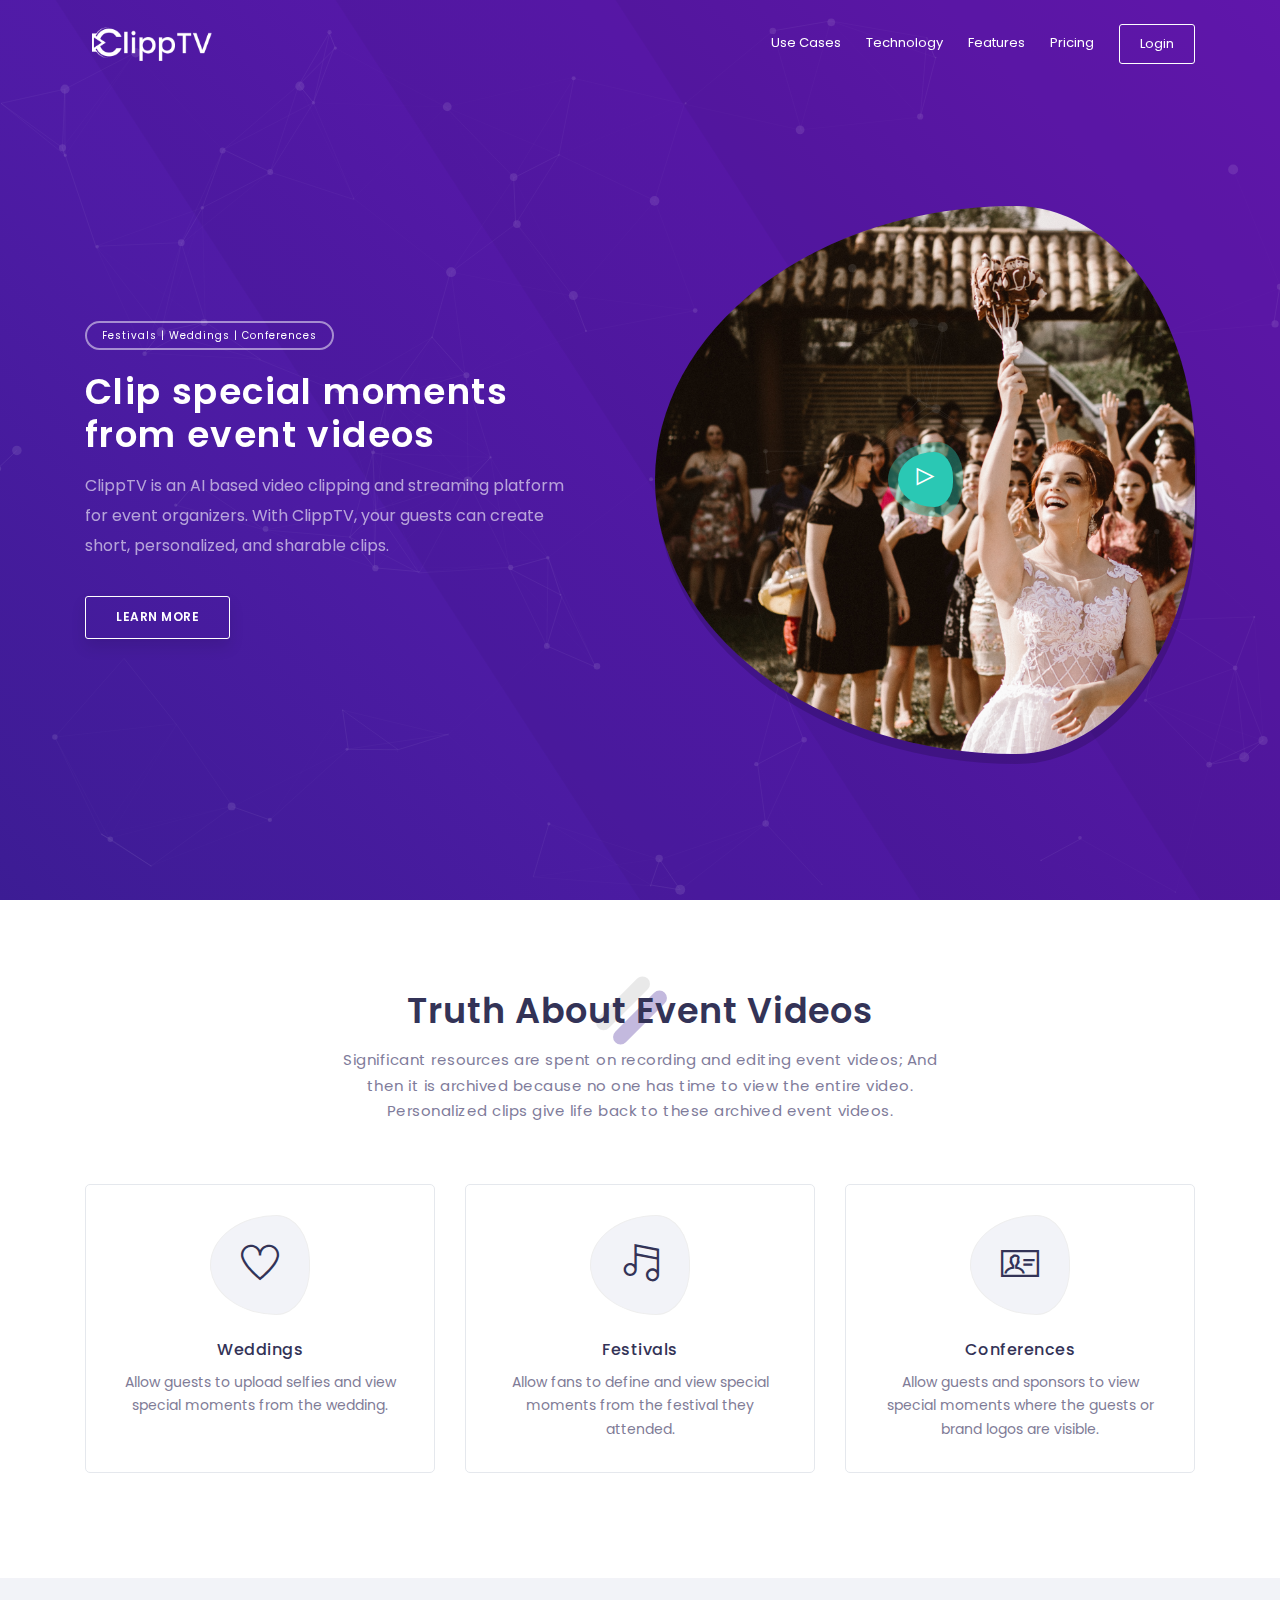
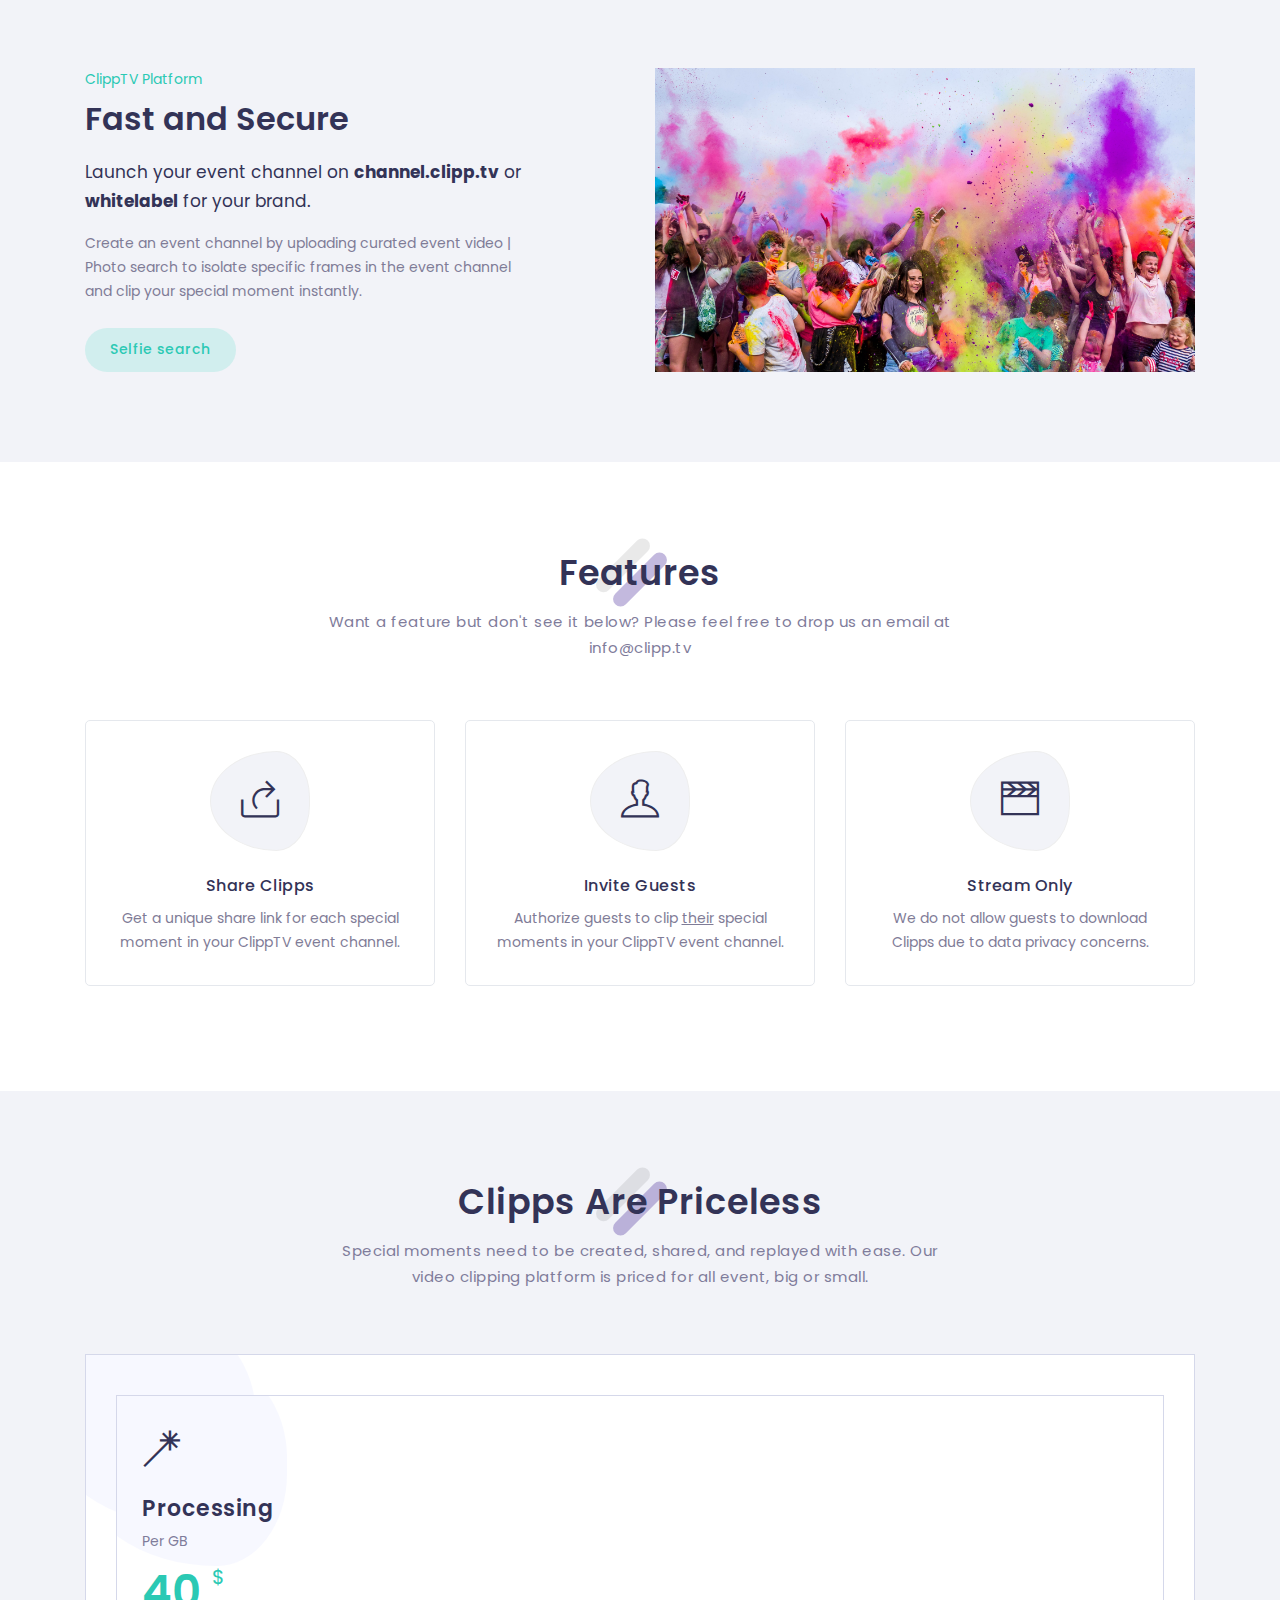
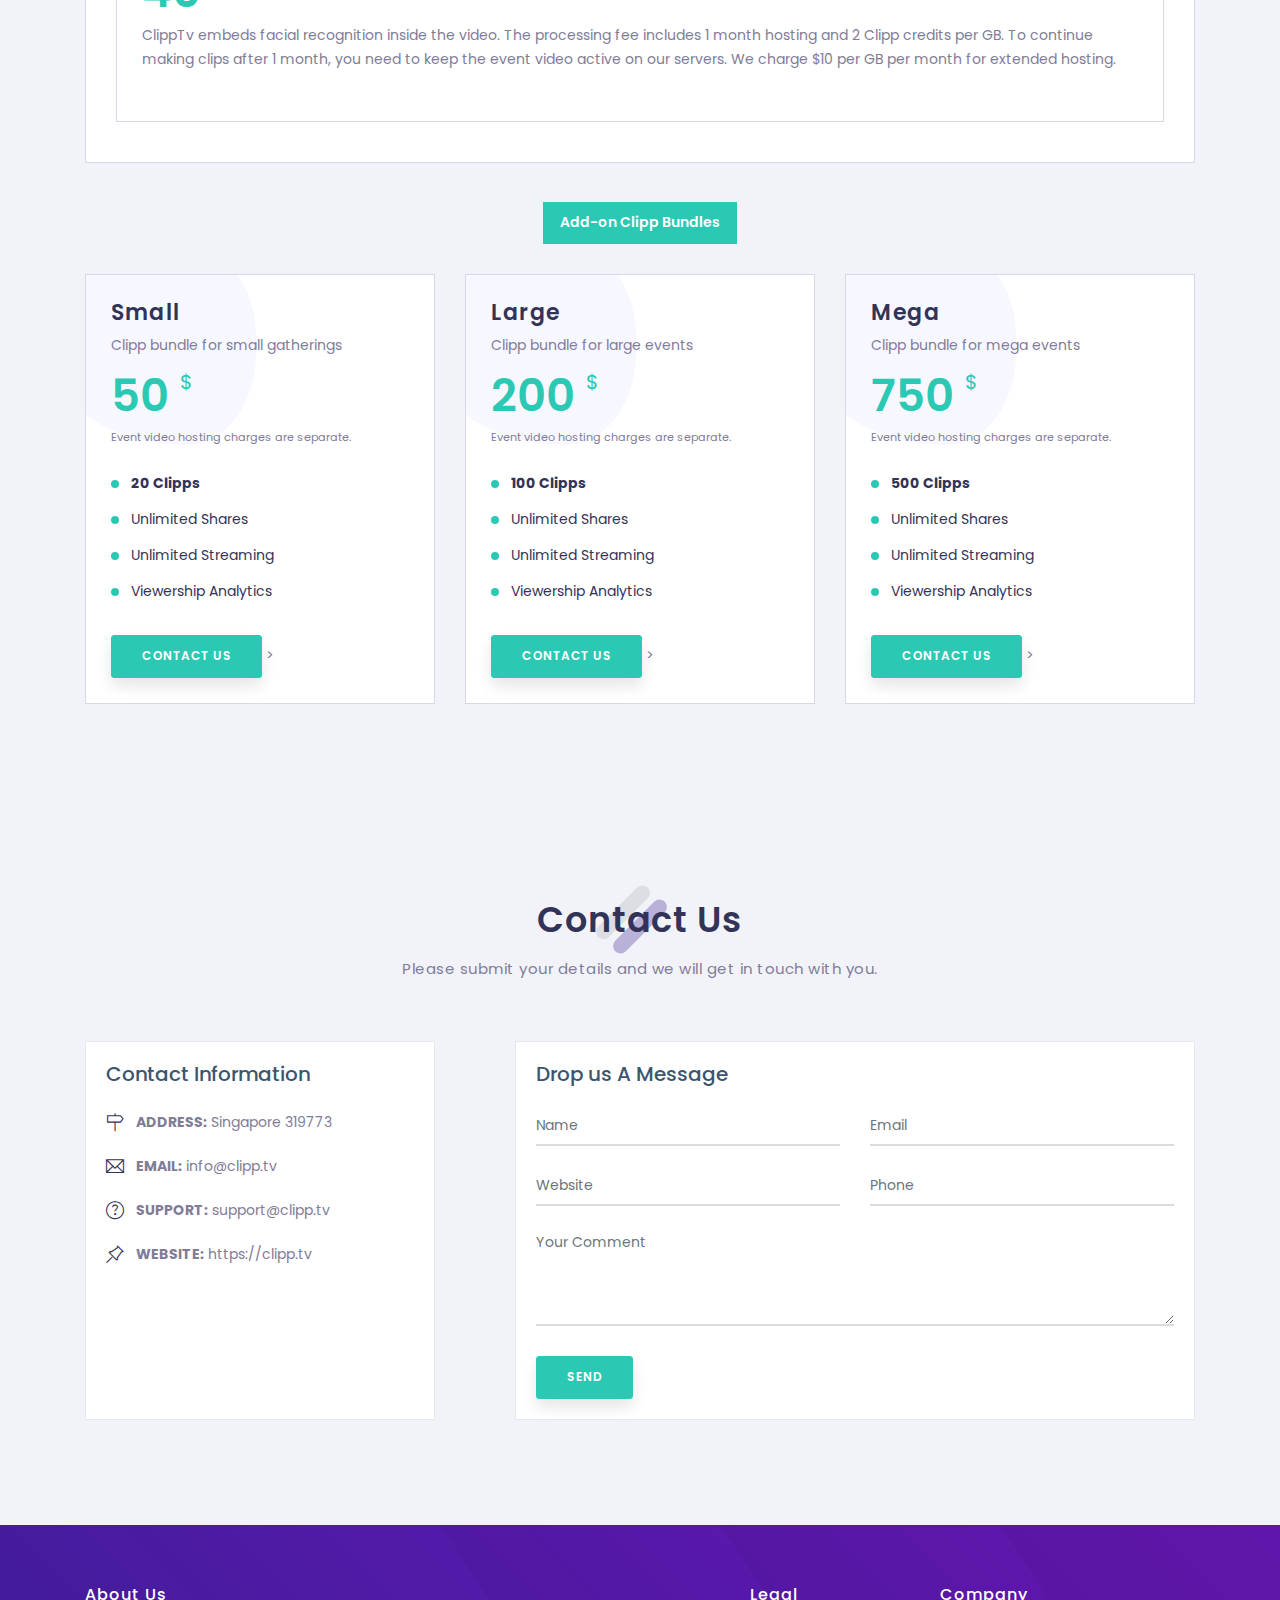
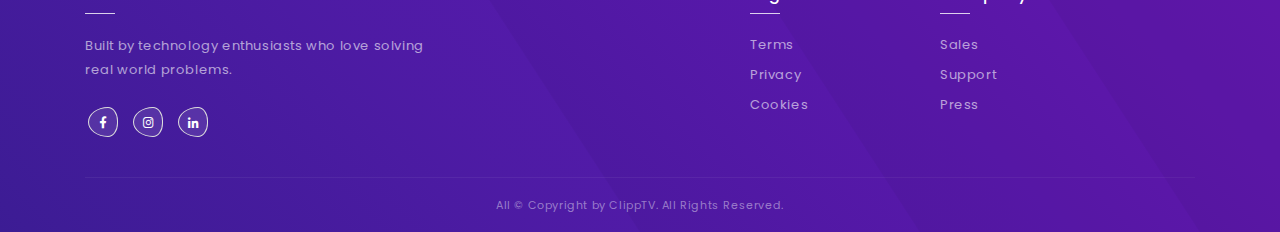
<file: index.html>
<!DOCTYPE html>
<html lang="zxx">

<head>
  <!-- Global site tag (gtag.js) - Google Analytics -->
  <script async src="https://www.googletagmanager.com/gtag/js?id=UA-168898788-1"></script>
  <script>
    window.dataLayer = window.dataLayer || [];
    function gtag(){dataLayer.push(arguments);}
    gtag('js', new Date());

    gtag('config', 'UA-168898788-1');
  </script>

  <meta charset="utf-8">
  <meta http-equiv="X-UA-Compatible" content="IE=edge">
  <meta name="viewport" content="width=device-width, initial-scale=1, shrink-to-fit=no">

  <!-- Page Title -->
  <title>ClippTV | Clip special moments.</title>
  <meta name="description" content="Convert long event videos into personalized and sharable video clips."/>
  <meta name="keywords" content="video editing"/>
  <meta name="author" content="ClippTV"/>
  <link rel="icon" href="favicons/favicon.ico" type="image/x-icon" />
  <link rel="shortcut icon" href="favicons/favicon.ico">
  <link rel="apple-touch-icon" sizes="180x180" href="favicons/apple-icon-180x180.png">
  <link rel="icon" type="image/png" sizes="32x32" href="favicons/favicon-32x32.png">
  <link rel="icon" type="image/png" sizes="16x16" href="favicons/favicon-16x16.png">
  <link rel="canonical" href="https://clipp.tv/" />
  <!-- / -->

  <meta property="og:title" content="ClippTV | Clip special moments.">
  <meta property="og:description" content="Convert long event videos into personalized and sharable video clips.">
  <meta property="og:image" content="static/img/clipptv.png">
  <meta property="og:url" content="https://clipp.tv/">
  <meta name="twitter:card" content="summary">

  <!---Font Icon-->
  <link href="static/plugin/font-awesome/css/fontawesome-all.min.css" rel="stylesheet">
  <link href="static/plugin/themify-icons/themify-icons.css" rel="stylesheet">
  <!-- / -->

  <!-- Plugin CSS -->
  <link href="static/plugin/bootstrap/css/bootstrap.min.css" rel="stylesheet">
  <link href="static/plugin/owl-carousel/css/owl.carousel.min.css" rel="stylesheet">
  <link href="static/plugin/magnific/magnific-popup.css" rel="stylesheet">

  <!-- / -->

  <!-- Theme Style -->
  <link href="static/css/styles.css" rel="stylesheet">
  <link href="static/css/color/default.css" rel="stylesheet" id="color_theme">
  <!-- / -->

  <!-- Favicon -->
  <link rel="icon" href="favicon.ico" />
  <!-- / -->
       <!-- Facebook Pixel Code -->
 <script>
!function(f,b,e,v,n,t,s)
{if(f.fbq)return;n=f.fbq=function(){n.callMethod?
n.callMethod.apply(n,arguments):n.queue.push(arguments)};
if(!f._fbq)f._fbq=n;n.push=n;n.loaded=!0;n.version='2.0';
n.queue=[];t=b.createElement(e);t.async=!0;
t.src=v;s=b.getElementsByTagName(e)[0];
s.parentNode.insertBefore(t,s)}(window, document,'script',
'https://connect.facebook.net/en_US/fbevents.js');
fbq('init', '318297463472380');
fbq('track', 'PageView');
</script>
<noscript><img height="1" width="1" style="display:none"
src="https://www.facebook.com/tr?id=318297463472380&ev=PageView&noscript=1"
/></noscript>
<!-- End Facebook Pixel Code -->
</head>

<!-- Body Start -->
<body data-spy="scroll" data-target="#navbar" data-offset="98">

  <!-- Loading -->
  <div id="loading">
    <div class="load-circle"><span class="one"></span></div>
  </div>
  <!-- / -->

  <!-- Header -->
  <header>
    <nav class="navbar header-nav fixed-top navbar-expand-lg">
      <div class="container">
        <!-- Brand -->
        <a class="navbar-brand" href="#">
          <img src="static/img/clipptv_logo_original.png" title="" alt="">
        </a>
        <!-- / -->

        <!-- Mobile Toggle -->
        <button class="navbar-toggler" type="button" data-toggle="collapse" data-target="#navbar" aria-controls="navbar" aria-expanded="false" aria-label="Toggle navigation">
            <span></span>
            <span></span>
            <span></span>
        </button>
        <!-- / -->

        <!-- Top Menu -->
        <div class="collapse navbar-collapse justify-content-end" id="navbar">
          <ul class="navbar-nav ml-auto">
            <li><a class="nav-link active" href="#about">Use Cases</a> </li>
            <li><a class="nav-link" href="#technology">Technology</a></li>
            <li><a class="nav-link" href="#features">Features</a></li>
            <li><a class="nav-link" href="#price">Pricing</a></li>
            <!--<li><a class="nav-link" href="#team">Team</a></li>
            <li><a class="nav-link" href="#blog">Blog</a></li>-->
            <!--<li>
              <a class="nav-link" href="javascript:;">Pages</a>
              <span class="sub-menu-toggle" data-toggle="dropdown" aria-haspopup="true" aria-expanded="false"><i class="ti-angle-down"></i></span>
              <ul class="sub-menu">
                <li>
                  <a href="about.html">About Us</a>
                </li>
                <li>
                  <a href="faq.html">Faq's</a>
                </li>
                <li>
                  <a href="contatus.html">Contact us</a>
                </li>
              </ul>
            </li>-->
            <li><a class="nav-btn nav-link" href="https://app.clipp.tv" target="_blank">Login</a></li>
          </ul>
        </div>
        <!-- / -->

      </div><!-- Container -->
    </nav> <!-- Navbar -->
  </header>
  <!-- Header End -->

  <!-- Main Start -->
  <main>

    <!-- Home Banner Start -->
   <section id="home" class="home-banner theme-g-bg">
      <div class="bg-effect"></div>
      <div id="particles-box"></div>

      <div class="container">
        <div class="row full-screen align-items-center">
          <div class="col col-md-10 col-lg-7 col-xl-6 md-p-30px-b p-60px-t md-p-50px-t">
            <div class="home-text-center theme-after p-50px-r md-p-0px-r">
              <label>Festivals | Weddings | Conferences</label>
              <h1 class="font-alt">Clip special moments from event videos</h1>
              <p>ClippTV is an AI based video clipping and streaming platform for event organizers. With ClippTV, your guests can create short, personalized, and sharable clips.</p>
              <div class="app-btn-set">
                <a href="#about" class="m-btn m-btn-white" data-text="Free Trial">Learn More</a>
              </div>

            </div> <!-- home-text-center -->
          </div> <!-- col -->
          <div class="col-md-12 col-lg-5 col-xl-6 p-60px-t md-p-20px-t">
            <!--<iframe width="560" height="315" src="https://www.youtube.com/embed/ugU35frNSdI" frameborder="1" allow="accelerometer; autoplay; encrypted-media; gyroscope; picture-in-picture" allowfullscreen></iframe>-->
            <div class="home-right" style="background-image: url(static/img/stock_photo.jpg);">
              <a class="popup-video theme-2nd theme-2nd-after" href="static/vid/clipptv_explainer_video.mp4">
                <i class="icon ti-control-play"></i>
              </a>
            </div>
          </div> <!-- col -->
        </div> <!-- row -->
      </div><!-- container -->
    </section>
    <!-- / -->

    <!-- Featre -->
    <section id="about" class="section">
      <div class="container">
        <div class="row justify-content-center m-45px-b md-m-25px-b">
          <div class="col-md-10 col-lg-8 col-xl-7">
            <div class="section-title">
              <h2 class="theme-after-bg">Truth about event videos</h2>
              <p>Significant resources are spent on recording and editing event videos; And then it is archived because no one has time to view the entire video. Personalized clips give life back to these archived event videos.</p>
            </div>
          </div> <!-- col -->
        </div> <!-- row -->

        <div class="row">
          <div class="col-md-4 m-15px-tb">
            <div class="feature-box">
              <div class="icon">
                <i class="ti-heart"></i>
              </div>
              <h3 class="font-alt">Weddings</h3>
              <p>Allow guests to upload selfies and view special moments from the wedding.</p>
            </div>
          </div> <!-- col -->

          <div class="col-md-4 m-15px-tb">
            <div class="feature-box">
              <div class="icon">
                <i class="ti-music-alt"></i>
              </div>
              <h3 class="font-alt">Festivals</h3>
              <p>Allow fans to define and view special moments from the festival they attended.</p>
            </div>
          </div> <!-- col -->

          <div class="col-md-4 m-15px-tb">
            <div class="feature-box">
              <div class="icon">
                <i class="ti-id-badge"></i>
              </div>
              <h3 class="font-alt">Conferences</h3>
              <p>Allow guests and sponsors to view special moments where the guests or brand logos are visible.</p>
            </div>
          </div> <!-- col -->
        </div> <!-- row -->
      </div> <!-- container -->
    </section>
    <!-- / -->

    <!-- Featre -->
    <section class="section gray-bg">
      <div id="technology" class="container">
        <div class="row align-items-center">
            <div class="col-md-6">
              <div class="feature-box-02">
                <label class="theme2nd-color">ClippTV Platform</label>
                <h3 class="m-20px-b font-alt">Fast and Secure</h3>
                <p class="large">Launch your event channel on <b>channel.clipp.tv</b> or <b>whitelabel</b> for your brand.</p>
                <p class="m-25px-b">Create an event channel by uploading curated event video | Photo search to isolate specific frames in the event channel and clip your special moment instantly.</p>
                <div class="help-text theme2nd-color">Selfie search</div>
              </div>
            </div> <!-- col -->
            <div class="col-md-6 sm-m-30px-t">
              <img src="static/img/festival.jpg" title="" alt="">
            </div>
        </div><!-- row -->
      </div>
    </section>
    <!-- / -->

    <!-- Features -->
    <section id="features" class="section">
      <div class="container">
        <div class="row justify-content-center m-45px-b md-m-25px-b">
          <div class="col-md-10 col-lg-8 col-xl-7">
            <div class="section-title">
              <h2 class="theme-after-bg">Features</h2>
              <p>Want a feature but don't see it below? Please feel free to drop us an email at info@clipp.tv</p>
            </div>
          </div> <!-- col -->
        </div> <!-- row -->

        <div class="row">
          <div class="col-md-6 col-lg-4 m-15px-tb">
            <div class="feature-box">
              <div class="icon">
                <i class="ti-share"></i>
              </div>
              <h3 class="font-alt">Share Clipps</h3>
              <p>Get a unique share link for each special moment in your ClippTV event channel.</p>
            </div>
          </div><!-- col -->

          <div class="col-md-6 col-lg-4 m-15px-tb">
            <div class="feature-box">
              <div class="icon">
                <i class="ti-user"></i>
              </div>
              <h3 class="font-alt">Invite Guests</h3>
              <p>Authorize guests to clip <u>their</u> special moments in your ClippTV event channel.</p>
            </div>
          </div><!-- col -->

          <div class="col-md-6 col-lg-4 m-15px-tb">
            <div class="feature-box">
              <div class="icon">
                <i class="ti-video-clapper"></i>
              </div>
              <h3 class="font-alt">Stream Only</h3>
              <p>We do not allow guests to download Clipps due to data privacy concerns.</p>
            </div>
          </div><!-- col -->

          <!--
          <div class="col-md-6 col-lg-4 m-15px-tb">
            <div class="feature-box">
              <div class="icon">
                <i class="ti-css3"></i>
              </div>
              <h3 class="font-alt">Learn CSS3</h3>
              <p>Lorem ipsum dolor sit amet, consectetur adipisicing elit, sed do eiusmod tempor incididunt ut.</p>
            </div>
          </div>

          <div class="col-md-6 col-lg-4 m-15px-tb">
            <div class="feature-box">
              <div class="icon">
                <i class="ti-wordpress"></i>
              </div>
              <h3 class="font-alt">Learn WordPress</h3>
              <p>Lorem ipsum dolor sit amet, consectetur adipisicing elit, sed do eiusmod tempor incididunt ut.</p>
            </div>
          </div>

          <div class="col-md-6 col-lg-4 m-15px-tb">
            <div class="feature-box">
              <div class="icon">
                <i class="ti-stack-overflow"></i>
              </div>
              <h3 class="font-alt">Learn Overflow</h3>
              <p>Lorem ipsum dolor sit amet, consectetur adipisicing elit, sed do eiusmod tempor incididunt ut.</p>
            </div>
          </div> -->
        </div> <!-- row -->
      </div> <!-- container -->
    </section>
    <!-- / -->

    <!-- Price Table -->
    <section id="price" class="section gray-bg">
      <div class="container">
        <div class="row justify-content-center m-50px-b md-m-35px-b">
          <div class="col-md-10 col-lg-8 col-xl-7">
            <div class="section-title">
              <h2 class="theme-after-bg">Clipps are priceless</h2>
              <p>Special moments need to be created, shared, and replayed with ease. Our video clipping platform is priced for all event, big or small.</p>
            </div>
          </div>
        </div>

        <div class="row">
          <div class="col-md-12 m-15px-tb">
            <div class="feature-box-04">
              <div class="price-table">
                <div class="price-header">
                  <div class="icon">
                    <i class="ti-wand"></i>
                  </div>
                  <h4 class="price-title">Processing</h4>
                  <p>Per GB</p>
                  <div class="price-price">
                    <div class="price-value theme2nd-color">
                      40 <sup>$</sup>
                    </div>
                    ClippTv embeds facial recognition inside the video. The processing fee includes 1 month hosting and 2 Clipp credits per GB. To continue making clips after 1 month, you need to keep the event video active on our servers. We charge $10 per GB per month for extended hosting.
                    <!--<small class="text-warning">Save 25% on annually</small>-->
                  </div>
                </div>
              </div>
            </div>
          </div>


          <!--<div class="col-md-6 m-15px-tb">
            <div class="feature-box-04">
              <div class="price-table">
                <div class="price-header">
                  <div class="icon">
                    <i class="ti-server"></i>
                  </div>
                  <h4 class="price-title">Extended Hosting</h4>
                  <p>Per GB Per Month</p>
                  <div class="price-price">
                    <div class="price-value theme2nd-color">
                      10 <sup>$</sup>
                    </div>
                    <small>We host processed videos in high horsepower and high availability servers for faster and realiable access across the globe.</small>
                    <!--<small class="text-warning">Save 25% on annually</small>-
                  </div>
                </div>
              </div>
            </div>
          </div>-->
        </div>
        <br>

        <div class="tab-style-2">
          <ul class="nav justify-content-center m-15px-b" id="pills-tab" role="tablist">
            <li class="nav-item">
              <a class="nav-link active" id="pills-month-tab" data-toggle="pill" href="#pills-month" role="tab" aria-controls="pills-month" aria-selected="true">Add-on Clipp Bundles</a>
            </li>
            <!--<li class="nav-item">
              <a class="nav-link" id="pills-year-tab" data-toggle="pill" href="#pills-year" role="tab" aria-controls="pills-year" aria-selected="false">5GB</a>
            </li>-->
          </ul>

          <div class="tab-content" id="pills-tabContent">
            <div class="tab-pane fade show active" id="pills-month" role="tabpanel" aria-labelledby="pills-month-tab">
                <div class="row">
                  <div class="col-md-4 m-15px-tb">
                    <div class="price-table">
                      <div class="price-header">
                        <h4 class="price-title">Small</h4>
                        <p>Clipp bundle for small gatherings</p>
                        <div class="price-price">
                          <div class="price-value theme2nd-color">
                            50 <sup>$</sup>
                          </div>
                          <small>Event video hosting charges are separate.</small>
                          <!--<small class="text-warning">Save 25% on annually</small>-->
                        </div>
                      </div>
                      <div class="price-body">
                        <ul>
                          <li><b>20 Clipps</b></li>
                          <li>Unlimited Shares</li>
                          <li>Unlimited Streaming</li>
                          <li>Viewership Analytics</li>
                        </ul>
                      </div>
                      <div class="price-footer">
                        <a href="#contact" class="m-btn m-btn-theme2nd">Contact us</a>
                        <!--<span class="d-block">30 days - no credit card</span>-->>
                      </div>
                    </div>
                  </div>

                  <div class="col-md-4 m-15px-tb">
                    <div class="price-table">
                      <div class="price-header">
                        <h4 class="price-title">Large</h4>
                        <p>Clipp bundle for large events</p>
                        <div class="price-price">
                          <div class="price-value theme2nd-color">
                            200 <sup>$</sup>
                          </div>
                          <small>Event video hosting charges are separate.</small>
                        </div>
                      </div>
                      <div class="price-body">
                        <ul>
                          <li><b>100 Clipps</b></li>
                          <li>Unlimited Shares</li>
                          <li>Unlimited Streaming</li>
                          <li>Viewership Analytics</li>
                        </ul>
                      </div>
                      <div class="price-footer">
                        <a href="#contact" class="m-btn m-btn-theme2nd">Contact us</a>
                        <!--<span class="d-block">30 days - no credit card</span>-->>
                      </div>
                    </div>
                  </div>

                  <div class="col-md-4 m-15px-tb">
                    <div class="price-table">
                      <div class="price-header">
                        <h4 class="price-title">Mega</h4>
                        <p>Clipp bundle for mega events</p>
                        <div class="price-price">
                          <div class="price-value theme2nd-color">
                            750 <sup>$</sup>
                          </div>
                          <small>Event video hosting charges are separate.</small>
                          <!--<small class="text-warning">Save 25% on annually</small>-->
                        </div>
                      </div>
                      <div class="price-body">
                        <ul>
                          <li><b>500 Clipps</b></li>
                          <li>Unlimited Shares</li>
                          <li>Unlimited Streaming</li>
                          <li>Viewership Analytics</li>
                        </ul>
                      </div>
                      <div class="price-footer">
                        <a href="#contact" class="m-btn m-btn-theme2nd">Contact us</a>
                        <!--<span class="d-block">30 days - no credit card</span>-->>
                      </div>
                    </div>
                  </div>

                </div>
            </div>
            <!-- Tab pane end -->

            <!-- Tab Pane Start -->
            <!--<div class="tab-pane fade" id="pills-year" role="tabpanel" aria-labelledby="pills-year-tab">
            </div>-->
            <!-- tab pane end-->
          </div>
        </div>
      </div> <!-- container -->
    </section>
    <!-- / -->

    <!-- Testimonial -->
    <!--
    <section class="section testimonial-section">
      <div class="container">
        <div class="row justify-content-center m-60px-b md-m-40px-b">
          <div class="col-md-10 col-lg-8 col-xl-7">
            <div class="section-title text-center">
              <label>Testimonial</label>
              <h2 class="theme-after-bg">What People Say?</h2>
              <div class="title-border"><span class="lg"></span><span class="md"></span><span class="sm"></span></div>
              <p>Lorem ipsum dolor sit amet, consectetur adipisicing elit, sed do eiusmod tempor incididunt ut labore et dolore magna aliqua.</p>
            </div>
          </div>
        </div>

        <div class="row justify-content-center">
          <div class="col-md-12">
              <div id="client-slider-single" class="owl-carousel">
                <div class="testimonial-col">
                  <i class="ti-quote-left"></i>
                    <div class="say">
                      <p>Lorem Ipsum is simply dummy text of the printing and typesetting industry. Lorem Ipsum has been the industry's standard dummy text ever since the 1500s.</p>
                    </div>
                    <div class="user">
                      <div class="img">
                        <img src="static/img/100x100.jpg" alt="" title="">
                      </div>
                      <div class="name">
                        <span>Jennifer Lutheran</span>
                        <label>CEO at AppWay</label>
                      </div>
                    </div>
                </div>

                <div class="testimonial-col">
                  <i class="ti-quote-left"></i>
                    <div class="say">
                      <p>Lorem Ipsum is simply dummy text of the printing and typesetting industry. Lorem Ipsum has been the industry's standard dummy text ever since the 1500s.</p>
                    </div>
                    <div class="user">
                      <div class="img">
                        <img src="static/img/100x100.jpg" alt="" title="">
                      </div>
                      <div class="name">
                        <span>Salma Hayek</span>
                        <label>CEO at AppWay</label>
                      </div>
                    </div>
                </div>

                <div class="testimonial-col">
                  <i class="ti-quote-left"></i>
                    <div class="say">
                      <p>Lorem Ipsum is simply dummy text of the printing and typesetting industry. Lorem Ipsum has been the industry's standard dummy text ever since the 1500s.</p>
                    </div>
                    <div class="user">
                      <div class="img">
                        <img src="static/img/100x100.jpg" alt="" title="">
                      </div>
                      <div class="name">
                        <span>Martin Lutheran</span>
                        <label>CEO at AppWay</label>
                      </div>
                    </div>
                </div>

                <div class="testimonial-col">
                  <i class="ti-quote-left"></i>
                    <div class="say">
                      <p>Lorem Ipsum is simply dummy text of the printing and typesetting industry. Lorem Ipsum has been the industry's standard dummy text ever since the 1500s.</p>
                    </div>
                    <div class="user">
                      <div class="img">
                        <img src="static/img/100x100.jpg" alt="" title="">
                      </div>
                      <div class="name">
                        <span>Brad Pitt</span>
                        <label>CEO at AppWay</label>
                      </div>
                    </div>
                </div>

                <div class="testimonial-col">
                  <i class="ti-quote-left"></i>
                    <div class="say">
                      <p>Lorem Ipsum is simply dummy text of the printing and typesetting industry. Lorem Ipsum has been the industry's standard dummy text ever since the 1500s.</p>
                    </div>
                    <div class="user">
                      <div class="img">
                        <img src="static/img/100x100.jpg" alt="" title="">
                      </div>
                      <div class="name">
                        <span>Jennifer</span>
                        <label>CEO at AppWay</label>
                      </div>
                    </div>
                </div>

              </div>
          </div>
        </div>
      </div>
    </section>-->
    <!--  / -->

    <!-- Team -->
    <!--
    <section id="team" class="section gray-bg">
      <div class="container">
        <div class="row justify-content-center m-45px-b md-m-25px-b">
          <div class="col-md-10 col-lg-8">
            <div class="section-title">
              <h2 class="theme-after-bg">Leadership team</h2>
              <p>Lorem ipsum dolor sit amet, consectetur adipisicing elit, sed do eiusmod tempor incididunt ut labore et dolore magna aliqua.</p>
            </div>
          </div>
        </div>

        <div class="row">
          <div class="col-md-6 col-lg-3 m-15px-tb">
            <div class="our-team">
              <div class="img theme-before" style="background-image: url(static/img/450x450.jpg);">
              </div>
              <div class="info">
                <h6>Ben Alomar</h6>
                <label>Chief Executive Officer</label>
              </div>
              <ul class="social-icons">
                <li><a class="facebook" href="#"><i class="fab fa-facebook-f"></i></a></li>
                <li><a class="twitter" href="#"><i class="fab fa-twitter"></i></a></li>
                <li><a class="google" href="#"><i class="fab fa-google-plus-g"></i></a></li>
                <li><a class="linkedin" href="#"><i class="fab fa-linkedin-in"></i></a></li>
              </ul>
            </div>
          </div>

          <div class="col-md-6 col-lg-3 m-15px-tb">
            <div class="our-team">
              <div class="img theme-before" style="background-image: url(static/img/450x450.jpg);">
              </div>
              <div class="info">
                <h6>Ben Alomar</h6>
                <label>Chief Executive Officer</label>
              </div>
              <ul class="social-icons">
                <li><a class="facebook" href="#"><i class="fab fa-facebook-f"></i></a></li>
                <li><a class="twitter" href="#"><i class="fab fa-twitter"></i></a></li>
                <li><a class="google" href="#"><i class="fab fa-google-plus-g"></i></a></li>
                <li><a class="linkedin" href="#"><i class="fab fa-linkedin-in"></i></a></li>
              </ul>
            </div>
          </div>

          <div class="col-md-6 col-lg-3 m-15px-tb">
            <div class="our-team">
              <div class="img theme-before" style="background-image: url(static/img/450x450.jpg);">
              </div>
              <div class="info">
                <h6>Ben Alomar</h6>
                <label>Chief Executive Officer</label>
              </div>
              <ul class="social-icons">
                <li><a class="facebook" href="#"><i class="fab fa-facebook-f"></i></a></li>
                <li><a class="twitter" href="#"><i class="fab fa-twitter"></i></a></li>
                <li><a class="google" href="#"><i class="fab fa-google-plus-g"></i></a></li>
                <li><a class="linkedin" href="#"><i class="fab fa-linkedin-in"></i></a></li>
              </ul>
            </div>
          </div>

          <div class="col-md-6 col-lg-3 m-15px-tb">
            <div class="our-team">
              <div class="img theme-before" style="background-image: url(static/img/450x450.jpg);">
              </div>
              <div class="info">
                <h6>Ben Alomar</h6>
                <label>Chief Executive Officer</label>
              </div>
              <ul class="social-icons">
                <li><a class="facebook" href="#"><i class="fab fa-facebook-f"></i></a></li>
                <li><a class="twitter" href="#"><i class="fab fa-twitter"></i></a></li>
                <li><a class="google" href="#"><i class="fab fa-google-plus-g"></i></a></li>
                <li><a class="linkedin" href="#"><i class="fab fa-linkedin-in"></i></a></li>
              </ul>
            </div>
          </div>
        </div>
      </div>
    </section> -->
    <!--  / -->


    <!-- Our Blog -->
    <!--
    <section id="blog" class="section">
      <div class="container">
        <div class="row justify-content-center m-45px-b md-m-25px-b">
          <div class="col-md-10 col-lg-8 col-xl-7">
            <div class="section-title text-center">
              <label>News</label>
              <h2 class="theme-after-bg">Latest Blog</h2>
              <div class="title-border"><span class="lg"></span><span class="md"></span><span class="sm"></span></div>
              <p>Lorem ipsum dolor sit amet, consectetur adipisicing elit, sed do eiusmod tempor incididunt ut labore et dolore magna aliqua.</p>
            </div>
          </div>
        </div>

        <div class="row">
          <div class="col-md-4 m-15px-tb">
            <div class="blog-item">
              <div class="img">
                <img src="static/img/1200x800.jpg" title="" alt="">
              </div>
              <div class="blog-content">
                <div class="cat"><label>HTML</label></div>
                <h4><a href="#">AppWay SASS most popular template</a></h4>
                <p>Lorem ipsum dolor sit amet, consectetur adipisicing elit, sed do eiusmod tempor incididunt ut labore</p>
                <div class="more">
                  <a href="#">Read more <i class="ti-arrow-right"></i></a>
                </div>
              </div>
            </div>
          </div>

          <div class="col-md-4 m-15px-tb">
            <div class="blog-item">
              <div class="img">
                <img src="static/img/1200x800.jpg" title="" alt="">
              </div>
              <div class="blog-content">
                <div class="cat"><label>CSS</label></div>
                <h4><a href="#">AppWay Including Mobile Application.</a></h4>
                <p>Lorem ipsum dolor sit amet, consectetur adipisicing elit, sed do eiusmod tempor incididunt ut labore</p>
                <div class="more">
                  <a href="#">Read more <i class="ti-arrow-right"></i></a>
                </div>
              </div>
            </div>
          </div>

          <div class="col-md-4 m-15px-tb">
            <div class="blog-item">
              <div class="img">
                <img src="static/img/1200x800.jpg" title="" alt="">
              </div>
              <div class="blog-content">
                <div class="cat"><label>Business</label></div>
                <h4><a href="#">Awesome Design Best for Your Business.</a></h4>
                <p>Lorem ipsum dolor sit amet, consectetur adipisicing elit, sed do eiusmod tempor incididunt ut labore</p>
                <div class="more">
                  <a href="#">Read more <i class="ti-arrow-right"></i></a>
                </div>
              </div>
            </div>
          </div>
        </div>

      </div>
    </section> -->
    <!-- / -->

    <!-- Contact uss -->
    <section id="contact" class="section gray-bg">
      <div class="container">
        <div class="row justify-content-center m-45px-b md-m-25px-b">
          <div class="col-md-10 col-lg-8">
            <div class="section-title">
              <h2 class="theme-after-bg">Contact us</h2>
              <p>Please submit your details and we will get in touch with you.</p>
            </div>
          </div> <!-- col -->
        </div> <!-- row -->

        <div class="row">
          <div class="col-md-6 col-lg-4 m-15px-tb">
            <div class="contact-info-box">
              <h2>contact information</h2>
              <div class="contact-info">
                <i class="icon ti-direction"></i>
                <p><b>ADDRESS:</b> Singapore 319773</p>
              </div>
              <div class="contact-info">
                <i class="icon ti-email"></i>
                <p><b>EMAIL:</b> info@clipp.tv</p>
              </div>
              <div class="contact-info">
                <i class="icon ti-help-alt"></i>
                <p><b>SUPPORT:</b> support@clipp.tv</p>
              </div>
              <!--<div class="contact-info">
                <i class="icon ti-mobile"></i>
                <p>PHONE: xxx</p>
              </div>-->
              <div class="contact-info">
                <i class="icon ti-pin-alt"></i>
                <p><b>WEBSITE:</b> https://clipp.tv</p>
              </div>
              <!--<div class="follow-us">
                <label>Follow Us</label>
                <ul class="social-icons">
                  <li><a class="facebook" href="#"><i class="fab fa-facebook-f"></i></a></li>
                  <li><a class="twitter" href="#"><i class="fab fa-twitter"></i></a></li>
                  <li><a class="google" href="#"><i class="fab fa-google-plus-g"></i></a></li>
                  <li><a class="linkedin" href="#"><i class="fab fa-linkedin-in"></i></a></li>
                </ul>
              </div>-->
            </div>
          </div> <!-- col -->
          <div class="col-md-6 col-lg-8 m-15px-tb">
            <div class="contact-form m-50px-l md-m-0px-l">
              <h2>Drop us A Message</h2>
              <form class="contactform" method="post" id="send-comment">
                <div class="row">
                  <div class="col-md-6">
                    <div class="form-group">
                      <input name="name" id="name" type="text" placeholder="Name" class="validate form-control" required="">
                      <span class="input-focus-effect"></span>
                    </div>
                  </div>
                  <div class="col-md-6">
                    <div class="form-group">
                      <input type="email" id="email" placeholder="Email" name="email" class="validate form-control" required="">
                      <span class="input-focus-effect"></span>
                    </div>
                  </div>
                  <div class="col-md-6">
                    <div class="form-group">
                      <input type="url" id="website" placeholder="Website" name="text" class="validate form-control" required="">
                      <span class="input-focus-effect"></span>
                    </div>
                  </div>
                  <div class="col-md-6">
                    <div class="form-group">
                      <input type="text" id="phone" placeholder="Phone" name="text" class="validate form-control" required="">
                      <span class="input-focus-effect"></span>
                    </div>
                  </div>
                  <div class="col-md-12">
                    <div class="form-group">
                      <textarea placeholder="Your Comment" id="message" name="message" class="form-control" required=""></textarea>
                      <span class="input-focus-effect"></span>
                    </div>
                  </div>
                  <div class="col-md-12">
                    <div class="send">
                      <button class="m-btn m-btn-theme2nd" type="submit" name="send"> Send</button>
                    </div>
                  </div>
                </div>
              </form>
            </div>
          </div> <!-- col -->
        </div> <!-- row -->
      </div> <!-- Container -->
    </section>
    <!-- / -->

  </main>
  <!-- Main End -->

  <!-- Footer Start -->
  <footer class="footer theme-g-bg">
    <div class="bg-effect"></div>
    <section class="footer-section">
      <div class="container">
        <div class="row">
          <div class="col-md-12 col-lg-5 sm-m-15px-tb md-m-30px-b">
            <h4 class="font-alt">About Us</h4>
            <p class="footer-text">Built by technology enthusiasts who love solving real world problems.</p>
            <ul class="social-icons">
              <li><a class="facebook" href="https://www.facebook.com/clipptv" taget="_blank"><i class="fab fa-facebook-f"></i></a></li>
              <li><a class="facebook" href="https://www.instagram.com/clipptv" taget="_blank"><i class="fab fa-instagram"></i></a></li>
              <!--<li><a class="twitter" href="#"><i class="fab fa-twitter"></i></a></li>
              <li><a class="google" href="#"><i class="fab fa-google-plus-g"></i></a></li>-->
              <li><a class="linkedin" href="https://www.linkedin.com/company/clipptv" taget="_blank"><i class="fab fa-linkedin-in"></i></a></li>
            </ul>
          </div> <!-- col -->

          <div class="col-6 col-md-4 col-lg-2 sm-m-15px-tb">
            <!--<h4 class="font-alt">Product</h4>

            <ul class="fot-link">
              <li><a href="#about">Use Cases</a></li>
              <li><a href="#technology">Technology</a></li>
              <li><a href="#features">Features</a></li>
              <li><a href="#price">Pricing</a></li>

            </ul>-->
          </div> <!-- col -->

          <div class="col-6 col-md-4 col-lg-2 sm-m-15px-tb">
            <h4 class="font-alt">Legal</h4>
            <ul class="fot-link">
                <!--<li><a href="#">About</a></li>
                <li><a href="#">Blog</a></li>-->
                <li><a href="terms.html" target="_blank">Terms</a></li>
                <li><a href="privacy.html" target="_blank">Privacy</a></li>
                <li><a href="cookies.html" target="_blank">Cookies</a></li>
              </ul>
          </div>

          <div class="col-md-4 col-lg-3 sm-m-15px-tb">
            <h4 class="font-alt">Company</h4>
            <ul class="fot-link">
                <!--<li><a href="#">About us</a></li>-->
                <li><a href="mailto:sales@clipp.tv?Subject=Sales%20query%20-%20keen%20to%20onboard%20with%20ClippTv" target="_top">Sales</a></li>
                <li><a href="mailto:support@clipp.tv?Subject=Support%20query%20-%20need%20help%20from%20ClippTV" target="_top">Support</a></li>
                <li><a href="mailto:press@clipp.tv?Subject=Press%20query%20-%20need%20information%20about%20ClippTv" target="_top">Press</a></li>
              </ul>
          </div>

          <!--<div class="col-md-4 col-lg-3 sm-m-15px-tb">
            <h4 class="font-alt">Get in touch</h4>
            <p>info@clipp.tv </p>
            <p>support@clipp.tv </p>
            <p><span>Phone:</span> xxx</p>
          </div>--> <!-- col -->

        </div>

        <div class="footer-copy">
          <div class="row">
            <div class="col-12">
              <p>All © Copyright by ClippTV. All Rights Reserved.</p>
            </div><!-- col -->
          </div> <!-- row -->
        </div> <!-- footer-copy -->

      </div> <!-- container -->
    </section>
  </footer>
  <!-- / -->

  <!-- jQuery -->
  <script src="static/js/jquery-3.2.1.min.js"></script>
  <script src="static/js/jquery-migrate-3.0.0.min.js"></script>

  <!-- Plugins -->
  <script src="static/plugin/bootstrap/js/popper.min.js"></script>
  <script src="static/plugin/bootstrap/js/bootstrap.min.js"></script>
  <script src="static/plugin/owl-carousel/js/owl.carousel.min.js"></script>
  <script src="static/plugin/magnific/jquery.magnific-popup.min.js"></script>
  <script src="static/plugin/particles/particles.min.js"></script>
  <script src="static/plugin/particles/particles-app.js"></script>

  <!-- custom -->
  <script src="static/js/custom.js"></script>
  <script type="text/javascript">
    var form = document.getElementById('send-comment');
    form.addEventListener('submit', sendComment)

    function sendComment(event) {
      event.preventDefault();
      let name = $('#name').val();
      let phone = $('#phone').val();
      let comment = $('#message').val();
      let email = $('#email').val();
      let website = $('#website').val();

      fetch('https://intranet.joshsoftware.com/api/v1/contact_clipp', {
        method: 'post',
        headers: { 'Content-Type': 'application/json' },
        body: JSON.stringify({ name, phone, email, website, comment })
      })
      .then(res => {
        if ( res.ok ) return res.json();

        throw new Error(`${ res.status } - ${ res.statusText }`);
      })
      .then(() => {
        alert("Thanks for contacting us! We will get back to you soon!");
        window.location.reload();
      })
      .catch(result => {
        console.log(result);
      });
    }
  </script>
</body>
<!-- Body End -->

</html>
</file>
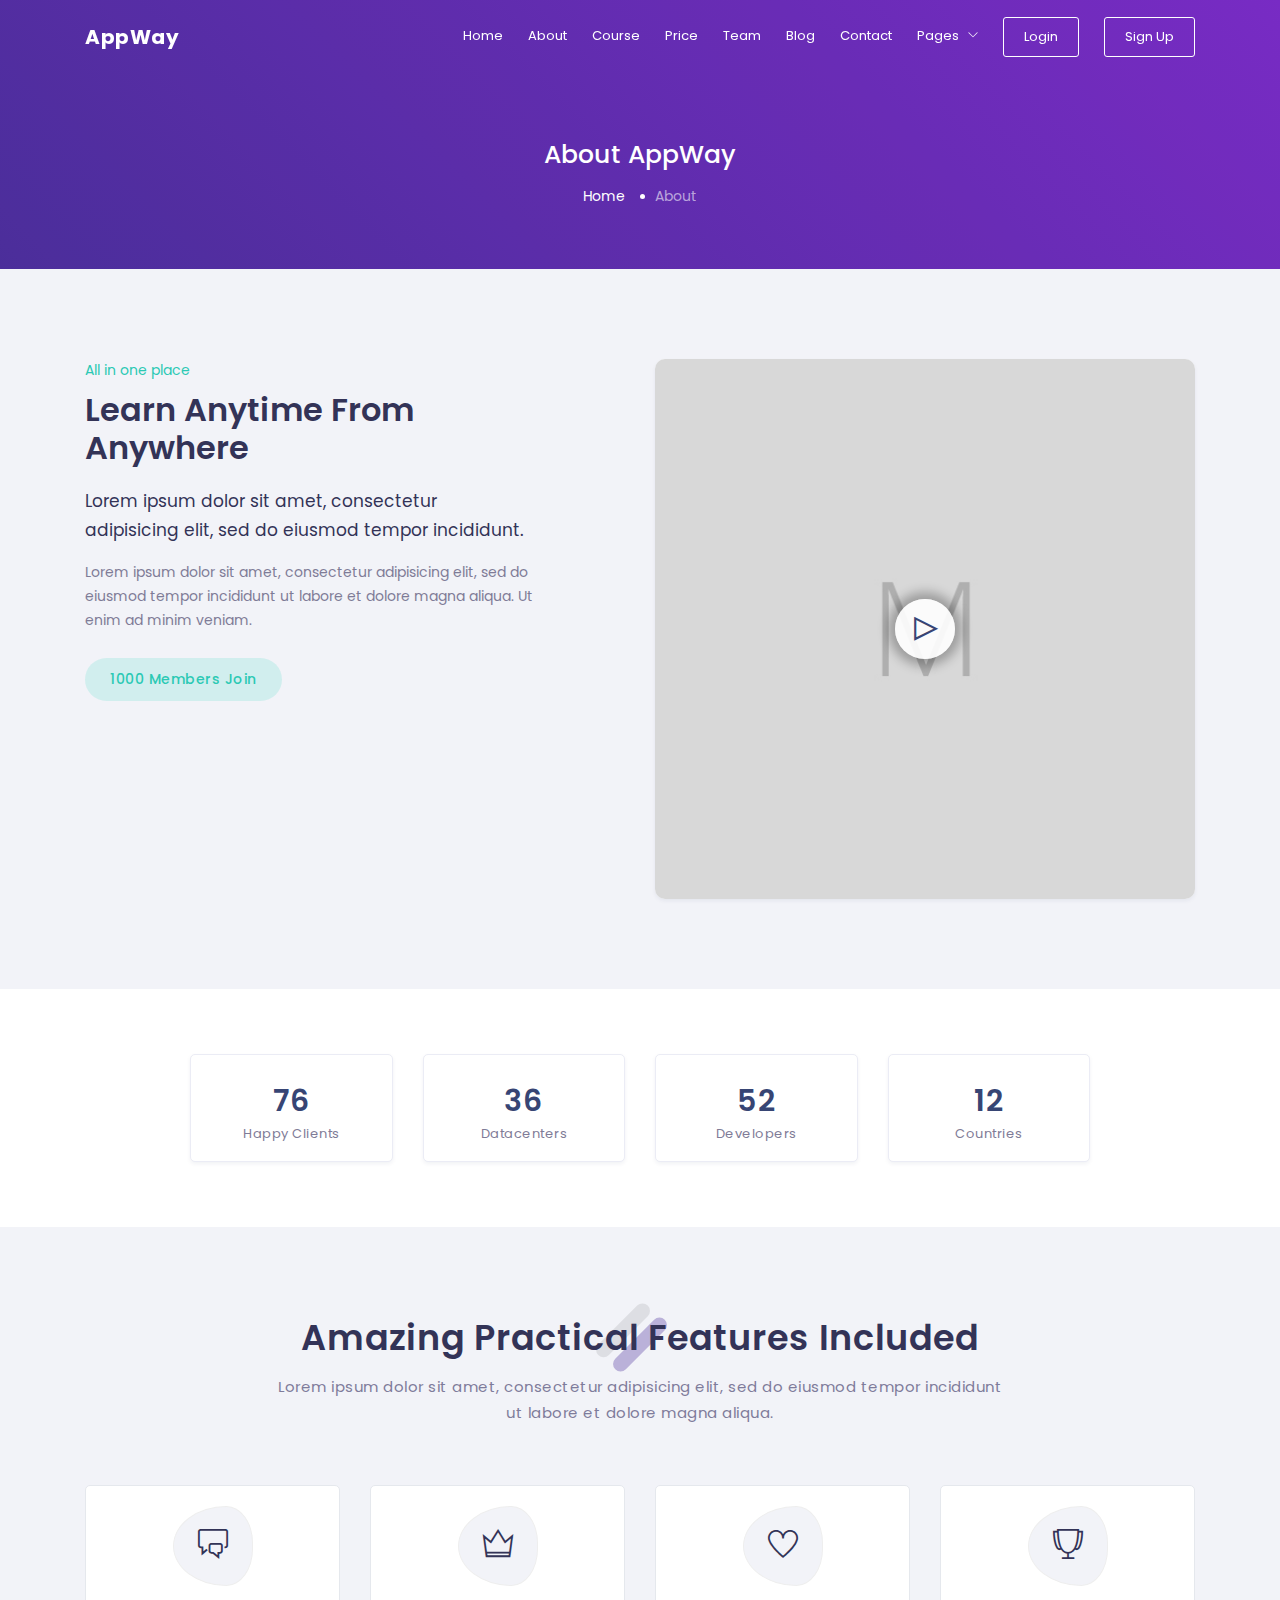
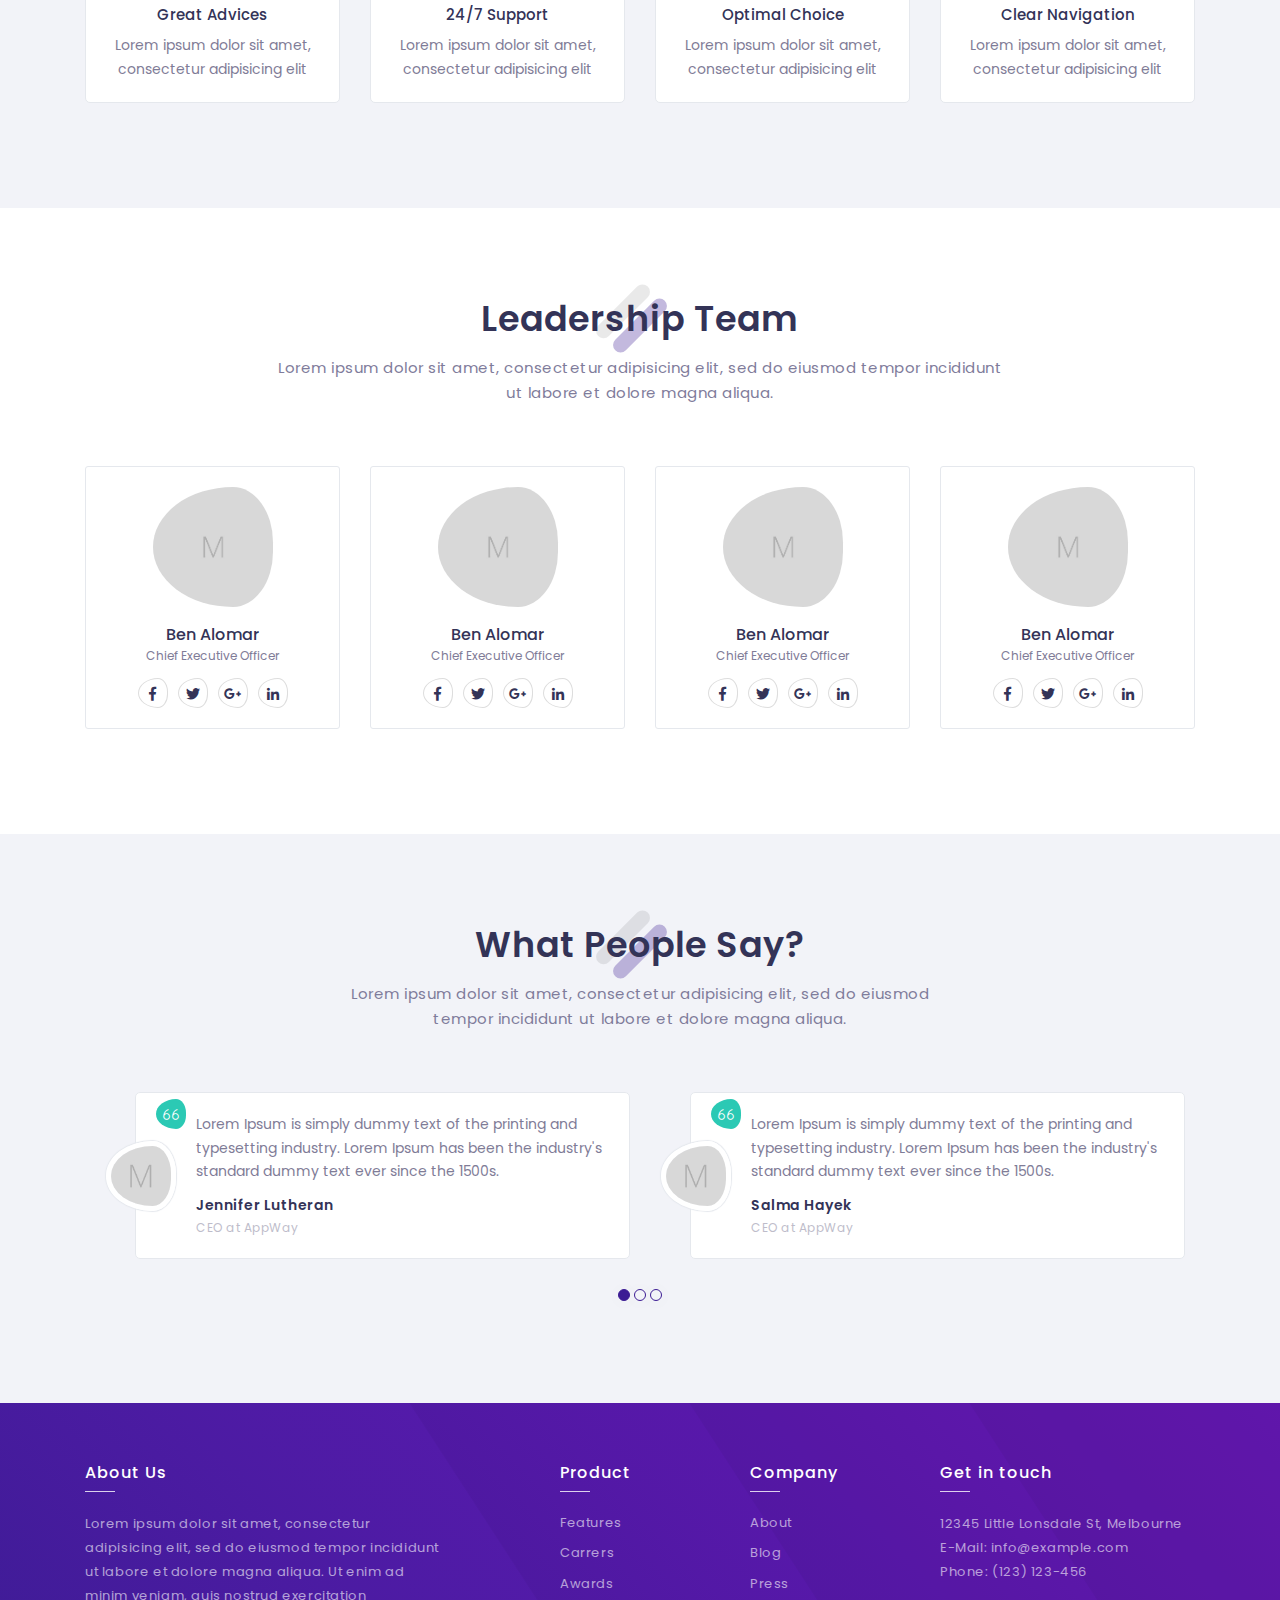
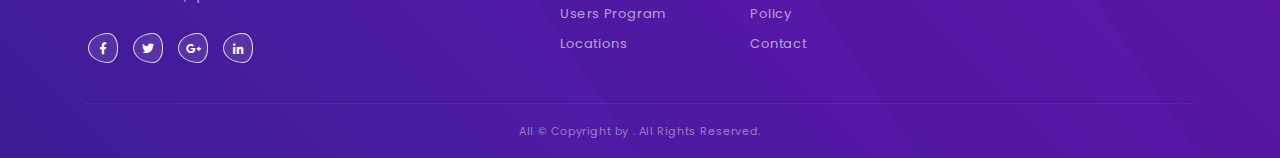
<file: about.html>
<!DOCTYPE html>
<html lang="zxx">

<head>
  <meta charset="utf-8">
  <meta http-equiv="X-UA-Compatible" content="IE=edge">
  <meta name="viewport" content="width=device-width, initial-scale=1, shrink-to-fit=no">
  <!--
  ========================================================================
  EXCLUSIVE ON themeforest.net
  ~~~~~~~~~~~~~~~~~~~~~~~~~~~~~~~~~~~~~~~~~~~~~~~~~~~~~~~~~~~~~~~~~~~~~~~~
  Template Name   : AppWay
  ========================================================================
  -->
  <!-- Page Title -->
  <title>AppWay - App Landing Page</title>
  <!-- / -->

  <!---Font Icon-->
  <link href="static/plugin/font-awesome/css/fontawesome-all.min.css" rel="stylesheet">
  <link href="static/plugin/themify-icons/themify-icons.css" rel="stylesheet">
  <!-- / -->

  <!-- Plugin CSS -->
  <link href="static/plugin/bootstrap/css/bootstrap.min.css" rel="stylesheet">
  <link href="static/plugin/owl-carousel/css/owl.carousel.min.css" rel="stylesheet">
  <link href="static/plugin/magnific/magnific-popup.css" rel="stylesheet">
  <!-- / -->

  <!-- Theme Style -->
  <link href="static/css/styles.css" rel="stylesheet">
  <link href="static/css/color/default.css" rel="stylesheet" id="color_theme">
  <!-- / -->

  <!-- Favicon -->
  <link rel="icon" href="favicon.ico" />
  <!-- / -->
</head>

<!-- Body Start -->
<body>

  <!-- Loading -->
  <div id="loading">
    <div class="load-circle"><span class="one"></span></div>
  </div>
  <!-- / -->

  <!-- Header -->
  <header>
    <nav class="navbar header-nav fixed-top navbar-expand-lg">
      <div class="container">
        <!-- Brand -->
        <a class="navbar-brand" href="#">
          AppWay
        </a>
        <!-- / -->

        <!-- Mobile Toggle -->
        <button class="navbar-toggler" type="button" data-toggle="collapse" data-target="#navbar" aria-controls="navbar" aria-expanded="false" aria-label="Toggle navigation">
            <span></span>
            <span></span>
            <span></span>
        </button>
        <!-- / -->

        <!-- Top Menu -->
        <div class="collapse navbar-collapse justify-content-end" id="navbar">
          <ul class="navbar-nav ml-auto">
            <li><a class="nav-link" href="index.html#home">Home</a> </li>
            <li><a class="nav-link" href="index.html#about">About</a></li>
            <li><a class="nav-link" href="index.html#course">Course</a></li>
            <li><a class="nav-link" href="index.html#price">Price</a></li>
            <li><a class="nav-link" href="index.html#team">Team</a></li>
            <li><a class="nav-link" href="index.html#blog">Blog</a></li>
            <li><a class="nav-link" href="index.html#contatus">Contact</a></li>
            
            <li>
              <a class="nav-link" href="javascript:;">Pages</a>
              <span class="sub-menu-toggle" data-toggle="dropdown" aria-haspopup="true" aria-expanded="false"><i class="ti-angle-down"></i></span> 
              <ul class="sub-menu">
                <li>
                  <a href="about.html">About Us</a>
                </li>
                <li>
                  <a href="price.html">Price</a>
                </li>
                <li>
                  <a href="faq.html">Faq's</a>
                </li>
                <li>
                  <a href="contatus.html">Contact us</a>
                </li>
              </ul>
            </li>

            <li><a class="nav-btn nav-link" href="#">Login</a></li>
            <li><a class="nav-btn nav-link" href="#">Sign Up</a></li>
          </ul>
        </div>
        <!-- / -->

      </div><!-- Container -->
    </nav> <!-- Navbar -->
  </header>
  <!-- Header End -->
  
  <!-- Main Start -->
  <main>

    <!-- Page Title -->
    <section class="section page-title-section theme-after bg-fixed bg-center-center bg-cover" style="background-image: url(static/img/1600x1000.jpg);">
      <div class="container">
            <div class="page-title text-center">
              <h1>About AppWay</h1>
            </div>  
            <ol class="breadcrumb justify-content-center">
                <li><a href="index.html">Home</a></li>
                <li class="active">About</li>
            </ol>
      </div>
    </section>
    <!-- / -->


    <!-- Featre -->
    <section class="section gray-bg aboutus-section">
      <div class="container">
        <div class="row justify-content-center">
          <div class="col-md-6">
            <div class="feature-box-02">
                <label class="theme2nd-color">All in one place</label>
                <h3 class="m-20px-b font-alt">Learn Anytime From Anywhere</h3>
                <p class="large">Lorem ipsum dolor sit amet, consectetur adipisicing elit, sed do eiusmod tempor incididunt.</p>
                <p class="m-25px-b">Lorem ipsum dolor sit amet, consectetur adipisicing elit, sed do eiusmod tempor incididunt ut labore et dolore magna aliqua. Ut enim ad minim veniam.</p>
                <div class="help-text theme2nd-color">1000 Members Join</div>
            </div>
          </div>
          <div class="col-md-6">
            <div class="video-box md-m-30px-t">
              <a class="popup-video" href="https://www.youtube.com/watch?v=Uoj0DpWz7bk">
                <img src="static/img/550x500.jpg" title="" alt="">
                <i class="icon ti-control-play"></i>
              </a>
            </div>
          </div>
        </div>
      </div> <!-- container -->
    </section>
    <!-- / -->

     <!-- Counter Start -->
    <section class="p-50px-tb counter-section">
      <div class="container">
        <div class="counter-row">
          <div class="row">
              <div class="col-6 col-md-3 col-sm-6 m-15px-tb">
                  <div class="counter-col">
                      <div class="counter-data" data-count="800">
                          <div class="count">800</div>
                          <h6>Happy Clients</h6>
                      </div>
                  </div>
              </div>
              <!-- col -->

              <div class="col-6 col-md-3 col-sm-6 m-15px-tb">
                  <div class="counter-col">
                      <div class="counter-data" data-count="375">
                          <div class="count">375</div>
                          <h6>Datacenters</h6>
                      </div>
                  </div>
              </div>
              <!-- col -->

              <div class="col-6 col-md-3 col-sm-6 m-15px-tb">
                  <div class="counter-col">
                      <div class="counter-data" data-count="550">
                          <div class="count">550</div>
                          <h6>Developers</h6>
                      </div>
                  </div>
              </div>
              <!-- col -->

              <div class="col-6 col-md-3 col-sm-6 m-15px-tb">
                  <div class="counter-col">
                      <div class="counter-data" data-count="120">
                          <div class="count">120</div>
                          <h6>Countries</h6>
                      </div>
                  </div>
              </div>
              <!-- col -->
          </div>
          <!-- row -->
        </div>
      </div>
      <!-- container -->
    </section>
    <!-- Counter End -->

    <!-- Featre -->
    <section class="section gray-bg">
      <div class="container">
        <div class="row justify-content-center m-45px-b md-m-25px-b">
          <div class="col-md-10 col-lg-8">
            <div class="section-title">
              <label>Features</label>
              <h2 class="theme-after-bg">Amazing Practical Features Included</h2>
              <p>Lorem ipsum dolor sit amet, consectetur adipisicing elit, sed do eiusmod tempor incididunt ut labore et dolore magna aliqua.</p>
            </div>
          </div>
        </div>

        <div class="row">
                <div class="col-12 col-md-6 col-lg-3 m-15px-tb">
                  <div class="feature-box-01">
                      <div class="icon theme-g-bg">
                        <i class="ti-comments"></i>
                      </div>
                      <h4><a href="#">Great Advices</a></h4>
                      <p>Lorem ipsum dolor sit amet, consectetur adipisicing elit</p>
                  </div>  
                </div> <!-- col -->
                <div class="col-12 col-md-6 col-lg-3 m-15px-tb">
                  <div class="feature-box-01">
                      <div class="icon theme-g-bg">
                        <i class="ti-crown"></i>
                      </div>
                      <h4><a href="#">24/7 Support</a></h4>
                      <p>Lorem ipsum dolor sit amet, consectetur adipisicing elit</p>
                  </div>  
                </div> <!-- col -->
                <div class="col-12 col-md-6 col-lg-3 m-15px-tb">
                  <div class="feature-box-01">
                    
                      <div class="icon theme-g-bg">
                        <i class="ti-heart"></i>
                      </div>
                      <h4><a href="#">Optimal Choice</a></h4>
                    <p>Lorem ipsum dolor sit amet, consectetur adipisicing elit</p>
                  </div>  
                </div> <!-- col -->
                <div class="col-12 col-md-6 col-lg-3 m-15px-tb">
                  <div class="feature-box-01">
                      <div class="icon theme-g-bg">
                        <i class="ti-cup"></i>
                      </div>
                      <h4><a href="#">Clear Navigation</a></h4>
                      <p>Lorem ipsum dolor sit amet, consectetur adipisicing elit</p>
                  </div>  
                </div> <!-- col -->
              </div> <!-- row -->
      </div>
    </section>
    <!-- / -->

    <!-- Our Team -->
    <section class="section">
      <div class="container">
        <div class="row justify-content-center m-45px-b md-m-25px-b">
          <div class="col-md-10 col-lg-8">
            <div class="section-title">
              <label>Our Team</label>
              <h2 class="theme-after-bg">Leadership team</h2>
              <p>Lorem ipsum dolor sit amet, consectetur adipisicing elit, sed do eiusmod tempor incididunt ut labore et dolore magna aliqua.</p>
            </div>
          </div>
        </div> <!-- row -->

        <div class="row">
          <div class="col-md-6 col-lg-3 m-15px-tb">
            <div class="our-team">
              <div class="img" style="background-image: url(static/img/550x500.jpg);">
              </div>
              <div class="info">
                <h6>Ben Alomar</h6>
                <label>Chief Executive Officer</label>
              </div>
              <ul class="social-icons">
                <li><a class="facebook" href="#"><i class="fab fa-facebook-f"></i></a></li>
                <li><a class="twitter" href="#"><i class="fab fa-twitter"></i></a></li>
                <li><a class="google" href="#"><i class="fab fa-google-plus-g"></i></a></li>
                <li><a class="linkedin" href="#"><i class="fab fa-linkedin-in"></i></a></li>
              </ul>
            </div>
          </div> <!-- col -->

          <div class="col-md-6 col-lg-3 m-15px-tb">
            <div class="our-team">
              <div class="img" style="background-image: url(static/img/550x500.jpg);">
              </div>
              <div class="info">
                <h6>Ben Alomar</h6>
                <label>Chief Executive Officer</label>
              </div>
              <ul class="social-icons">
                <li><a class="facebook" href="#"><i class="fab fa-facebook-f"></i></a></li>
                <li><a class="twitter" href="#"><i class="fab fa-twitter"></i></a></li>
                <li><a class="google" href="#"><i class="fab fa-google-plus-g"></i></a></li>
                <li><a class="linkedin" href="#"><i class="fab fa-linkedin-in"></i></a></li>
              </ul>
            </div>
          </div> <!-- col -->

          <div class="col-md-6 col-lg-3 m-15px-tb">
            <div class="our-team">
              <div class="img" style="background-image: url(static/img/550x500.jpg);">
              </div>
              <div class="info">
                <h6>Ben Alomar</h6>
                <label>Chief Executive Officer</label>
              </div>
              <ul class="social-icons">
                <li><a class="facebook" href="#"><i class="fab fa-facebook-f"></i></a></li>
                <li><a class="twitter" href="#"><i class="fab fa-twitter"></i></a></li>
                <li><a class="google" href="#"><i class="fab fa-google-plus-g"></i></a></li>
                <li><a class="linkedin" href="#"><i class="fab fa-linkedin-in"></i></a></li>
              </ul>
            </div>
          </div> <!-- col -->

          <div class="col-md-6 col-lg-3 m-15px-tb">
            <div class="our-team">
              <div class="img" style="background-image: url(static/img/550x500.jpg);">
              </div>
              <div class="info">
                <h6>Ben Alomar</h6>
                <label>Chief Executive Officer</label>
              </div>
              <ul class="social-icons">
                <li><a class="facebook" href="#"><i class="fab fa-facebook-f"></i></a></li>
                <li><a class="twitter" href="#"><i class="fab fa-twitter"></i></a></li>
                <li><a class="google" href="#"><i class="fab fa-google-plus-g"></i></a></li>
                <li><a class="linkedin" href="#"><i class="fab fa-linkedin-in"></i></a></li>
              </ul>
            </div>
          </div> <!-- col -->

        </div> <!-- row -->
      </div> <!-- container -->
    </section>
    <!-- / -->

    <!-- Testimonial -->
    <section class="section testimonial-section gray-bg">
      <div class="container">
        <div class="row justify-content-center m-60px-b md-m-40px-b">
          <div class="col-md-10 col-lg-8 col-xl-7">
            <div class="section-title text-center">
              <label>Testimonial</label>
              <h2 class="theme-after-bg">What People Say?</h2>
              <div class="title-border"><span class="lg"></span><span class="md"></span><span class="sm"></span></div>
              <p>Lorem ipsum dolor sit amet, consectetur adipisicing elit, sed do eiusmod tempor incididunt ut labore et dolore magna aliqua.</p>
            </div>
          </div>
        </div>

        <div class="row justify-content-center">
          <div class="col-md-12">
              <div id="client-slider-single" class="owl-carousel">
                <div class="testimonial-col">                    
                  <i class="ti-quote-left"></i>
                    <div class="say">
                      <p>Lorem Ipsum is simply dummy text of the printing and typesetting industry. Lorem Ipsum has been the industry's standard dummy text ever since the 1500s.</p>
                    </div>
                    <div class="user">
                      <div class="img">
                        <img src="static/img/100x100.jpg" alt="" title="">
                      </div>
                      <div class="name">
                        <span>Jennifer Lutheran</span>
                        <label>CEO at AppWay</label>
                      </div>
                    </div>
                </div>

                <div class="testimonial-col">                    
                  <i class="ti-quote-left"></i>
                    <div class="say">
                      <p>Lorem Ipsum is simply dummy text of the printing and typesetting industry. Lorem Ipsum has been the industry's standard dummy text ever since the 1500s.</p>
                    </div>
                    <div class="user">
                      <div class="img">
                        <img src="static/img/100x100.jpg" alt="" title="">
                      </div>
                      <div class="name">
                        <span>Salma Hayek</span>
                        <label>CEO at AppWay</label>
                      </div>
                    </div>
                </div>

                <div class="testimonial-col">                    
                  <i class="ti-quote-left"></i>
                    <div class="say">
                      <p>Lorem Ipsum is simply dummy text of the printing and typesetting industry. Lorem Ipsum has been the industry's standard dummy text ever since the 1500s.</p>
                    </div>
                    <div class="user">
                      <div class="img">
                        <img src="static/img/100x100.jpg" alt="" title="">
                      </div>
                      <div class="name">
                        <span>Martin Lutheran</span>
                        <label>CEO at AppWay</label>
                      </div>
                    </div>
                </div>

                <div class="testimonial-col">                    
                  <i class="ti-quote-left"></i>
                    <div class="say">
                      <p>Lorem Ipsum is simply dummy text of the printing and typesetting industry. Lorem Ipsum has been the industry's standard dummy text ever since the 1500s.</p>
                    </div>
                    <div class="user">
                      <div class="img">
                        <img src="static/img/100x100.jpg" alt="" title="">
                      </div>
                      <div class="name">
                        <span>Brad Pitt</span>
                        <label>CEO at AppWay</label>
                      </div>
                    </div>
                </div>

                <div class="testimonial-col">                    
                  <i class="ti-quote-left"></i>
                    <div class="say">
                      <p>Lorem Ipsum is simply dummy text of the printing and typesetting industry. Lorem Ipsum has been the industry's standard dummy text ever since the 1500s.</p>
                    </div>
                    <div class="user">
                      <div class="img">
                        <img src="static/img/100x100.jpg" alt="" title="">
                      </div>
                      <div class="name">
                        <span>Jennifer</span>
                        <label>CEO at AppWay</label>
                      </div>
                    </div>
                </div>

              </div> <!-- owl -->
          </div> <!-- col -->
        </div> <!-- row -->

      </div> <!-- container -->
    </section>
    <!--  / -->

  </main>
  <!-- Main End -->

  <!-- Footer Start -->
  <footer class="footer theme-g-bg">
    <div class="bg-effect"></div>
    <section class="footer-section">
      <div class="container">
        <div class="row">
          <div class="col-md-12 col-lg-5 sm-m-15px-tb md-m-30px-b">
            <h4 class="font-alt">About Us</h4>
            <p class="footer-text">Lorem ipsum dolor sit amet, consectetur adipisicing elit, sed do eiusmod
            tempor incididunt ut labore et dolore magna aliqua. Ut enim ad minim veniam,
            quis nostrud exercitation</p>
            <ul class="social-icons">
              <li><a class="facebook" href="#"><i class="fab fa-facebook-f"></i></a></li>
              <li><a class="twitter" href="#"><i class="fab fa-twitter"></i></a></li>
              <li><a class="google" href="#"><i class="fab fa-google-plus-g"></i></a></li>
              <li><a class="linkedin" href="#"><i class="fab fa-linkedin-in"></i></a></li>
            </ul>
          </div> <!-- col -->

          <div class="col-6 col-md-4 col-lg-2 sm-m-15px-tb">
            <h4 class="font-alt">Product</h4>
            
            <ul class="fot-link">
              <li><a href="#">Features</a></li>
              <li><a href="#">Carrers</a></li>
              <li><a href="#">Awards</a></li>
              <li><a href="#">Users Program</a></li>
              <li><a href="#">Locations</a></li>
            </ul>
          </div> <!-- col -->

          <div class="col-6 col-md-4 col-lg-2 sm-m-15px-tb">
            <h4 class="font-alt">Company</h4>
            <ul class="fot-link">
                <li><a href="#">About</a></li>
                <li><a href="#">Blog</a></li>
                <li><a href="#">Press</a></li>
                <li><a href="#">Policy</a></li>
                <li><a href="#">Contact</a></li>
              </ul>
          </div>

          <div class="col-md-4 col-lg-3 sm-m-15px-tb">
            <h4 class="font-alt">Get in touch</h4>
            <p>12345 Little Lonsdale St, Melbourne</p>
            <p><span>E-Mail:</span> info@example.com </p>
            <p><span>Phone:</span> (123) 123-456</p>
          </div> <!-- col -->

        </div>
        
        <div class="footer-copy">
          <div class="row">
            <div class="col-12">
              <p>All © Copyright by . All Rights Reserved.</p>
            </div><!-- col -->
          </div> <!-- row -->
        </div> <!-- footer-copy -->

      </div> <!-- container -->   
    </section>
  </footer>
  <!-- / -->

  <!-- jQuery -->
  <script src="static/js/jquery-3.2.1.min.js"></script>
  <script src="static/js/jquery-migrate-3.0.0.min.js"></script>

  <!-- Plugins -->
  <script src="static/plugin/bootstrap/js/popper.min.js"></script>
  <script src="static/plugin/bootstrap/js/bootstrap.min.js"></script>
  <script src="static/plugin/owl-carousel/js/owl.carousel.min.js"></script>
  <script src="static/plugin/magnific/jquery.magnific-popup.min.js"></script>

  <!-- custom -->
  <script src="static/js/custom.js"></script>
</body>
<!-- Body End -->

</html>
</file>
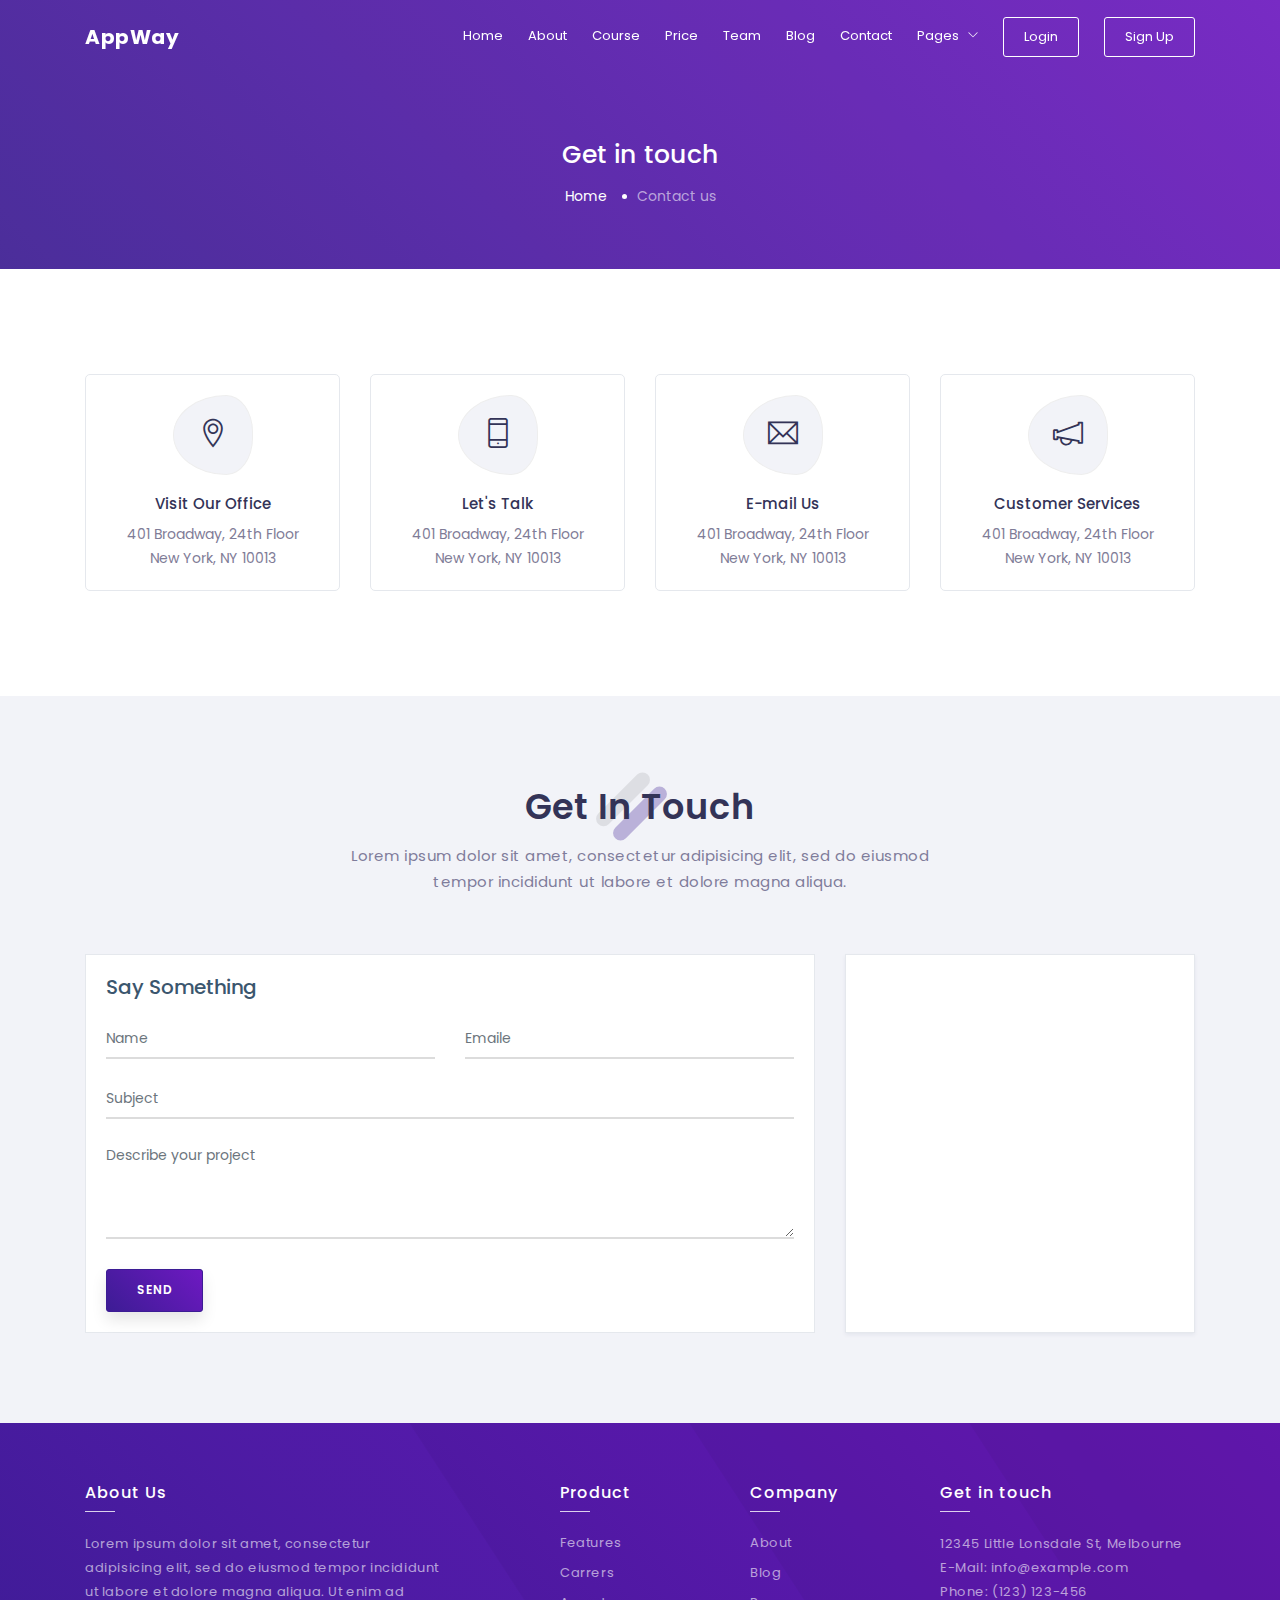
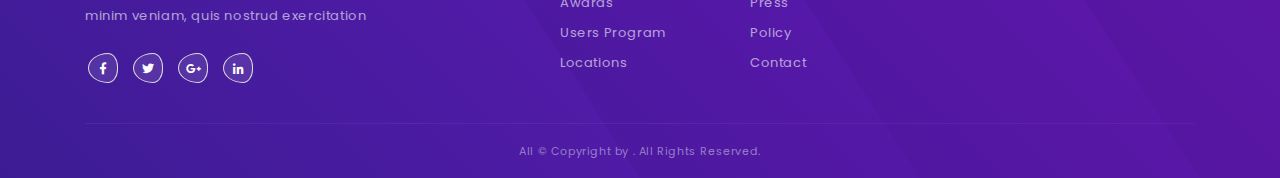
<file: contatus.html>
<!DOCTYPE html>
<html lang="zxx">

<head>
  <meta charset="utf-8">
  <meta http-equiv="X-UA-Compatible" content="IE=edge">
  <meta name="viewport" content="width=device-width, initial-scale=1, shrink-to-fit=no">
  <!--
  ========================================================================
  EXCLUSIVE ON themeforest.net
  ~~~~~~~~~~~~~~~~~~~~~~~~~~~~~~~~~~~~~~~~~~~~~~~~~~~~~~~~~~~~~~~~~~~~~~~~
  Template Name   : AppWay
  ========================================================================
  -->
  <!-- Page Title -->
  <title>AppWay - App Landing Page</title>
  <!-- / -->

  <!---Font Icon-->
  <link href="static/plugin/font-awesome/css/fontawesome-all.min.css" rel="stylesheet">
  <link href="static/plugin/themify-icons/themify-icons.css" rel="stylesheet">
  <!-- / -->

  <!-- Plugin CSS -->
  <link href="static/plugin/bootstrap/css/bootstrap.min.css" rel="stylesheet">
  <link href="static/plugin/owl-carousel/css/owl.carousel.min.css" rel="stylesheet">
  <link href="static/plugin/magnific/magnific-popup.css" rel="stylesheet">
  <!-- / -->

  <!-- Theme Style -->
  <link href="static/css/styles.css" rel="stylesheet">
  <link href="static/css/color/default.css" rel="stylesheet" id="color_theme">
  <!-- / -->

  <!-- Favicon -->
  <link rel="icon" href="favicon.ico" />
  <!-- / -->
</head>

<!-- Body Start -->
<body>

  <!-- Loading -->
  <div id="loading">
    <div class="load-circle"><span class="one"></span></div>
  </div>
  <!-- / -->

  <!-- Header -->
  <header>
    <nav class="navbar header-nav fixed-top navbar-expand-lg">
      <div class="container">
        <!-- Brand -->
        <a class="navbar-brand" href="#">
          AppWay
        </a>
        <!-- / -->

        <!-- Mobile Toggle -->
        <button class="navbar-toggler" type="button" data-toggle="collapse" data-target="#navbar" aria-controls="navbar" aria-expanded="false" aria-label="Toggle navigation">
            <span></span>
            <span></span>
            <span></span>
        </button>
        <!-- / -->

        <!-- Top Menu -->
        <div class="collapse navbar-collapse justify-content-end" id="navbar">
          <ul class="navbar-nav ml-auto">
            <li><a class="nav-link" href="index.html#home">Home</a> </li>
            <li><a class="nav-link" href="index.html#about">About</a></li>
            <li><a class="nav-link" href="index.html#course">Course</a></li>
            <li><a class="nav-link" href="index.html#price">Price</a></li>
            <li><a class="nav-link" href="index.html#team">Team</a></li>
            <li><a class="nav-link" href="index.html#blog">Blog</a></li>
            <li><a class="nav-link" href="index.html#contatus">Contact</a></li>
            
            <li>
              <a class="nav-link" href="javascript:;">Pages</a>
              <span class="sub-menu-toggle" data-toggle="dropdown" aria-haspopup="true" aria-expanded="false"><i class="ti-angle-down"></i></span> 
              <ul class="sub-menu">
                <li>
                  <a href="about.html">About Us</a>
                </li>
                <li>
                  <a href="price.html">Price</a>
                </li>
                <li>
                  <a href="faq.html">Faq's</a>
                </li>
                <li>
                  <a href="contatus.html">Contact us</a>
                </li>
              </ul>
            </li>

            <li><a class="nav-btn nav-link" href="#">Login</a></li>
            <li><a class="nav-btn nav-link" href="#">Sign Up</a></li>
          </ul>
        </div>
        <!-- / -->

      </div><!-- Container -->
    </nav> <!-- Navbar -->
  </header>
  <!-- Header End -->
  
  <!-- Main Start -->
  <main>

    <!-- Page Title -->
    <section class="section page-title-section theme-after bg-fixed bg-center-center bg-cover" style="background-image: url(static/img/1600x1000.jpg);">
      <div class="container">
            <div class="page-title text-center">
              <h1>Get in touch</h1>
            </div>  
            <ol class="breadcrumb justify-content-center">
                <li><a href="index.html">Home</a></li>
                <li class="active">Contact us</li>
            </ol>
      </div>
    </section>
    <!-- / -->

    <!-- Contact info -->
    <section class="section">
      <div class="container">

        <div class="row">
          <div class="col-sm-6 col-md-6 col-lg-3 m-15px-tb">
            <div class="feature-box-01">
              <div class="icon theme-g-bg">
                <i class="ti-location-pin"></i>
              </div>
              <h4>Visit Our Office</h4>
              <p>401 Broadway, 24th Floor<br/> New York, NY 10013</p>
            </div>
          </div> <!-- col -->

          <div class="col-sm-6 col-md-6 col-lg-3 m-15px-tb">
            <div class="feature-box-01">
              <div class="icon theme-g-bg">
                <i class="ti-mobile"></i>
              </div>
              <h4>Let's Talk</h4>
              <p>401 Broadway, 24th Floor<br/> New York, NY 10013</p>
            </div>
          </div> <!-- col -->

          <div class="col-sm-6 col-md-6 col-lg-3 m-15px-tb">
            <div class="feature-box-01">
              <div class="icon theme-g-bg">
                <i class="ti-email"></i>
              </div>
              <h4>E-mail Us</h4>
              <p>401 Broadway, 24th Floor<br/> New York, NY 10013</p>
            </div>
          </div> <!-- col -->

          <div class="col-sm-6 col-md-6 col-lg-3 m-15px-tb">
            <div class="feature-box-01">
              <div class="icon theme-g-bg">
                <i class="ti-announcement"></i>
              </div>
              <h4>Customer Services</h4>
              <p>401 Broadway, 24th Floor<br/> New York, NY 10013</p>
            </div>
          </div> <!-- col -->

        </div> <!-- row -->
      </div> <!-- container -->
    </section>
    <!-- / -->

    <!-- Contact Us -->
    <section class="section gray-bg">
      <div class="container">
        <div class="row justify-content-center m-60px-b  md-m-40px-b">
          <div class="col-12 col-md-10 col-lg-7">
            <div class="section-title text-center">
              <label>Contact</label>
              <h2 class="theme-after-bg">Get In touch</h2>
              <div class="title-border"><span class="lg"></span><span class="md"></span><span class="sm"></span></div>
              <p>Lorem ipsum dolor sit amet, consectetur adipisicing elit, sed do eiusmod tempor incididunt ut labore et dolore magna aliqua.</p>
            </div>
          </div>
        </div>

        <div class="row justify-content-center">
          
          <div class="col-md-10 col-lg-8">
            <div class="contact-form md-m-30px-b">
                <h2>Say Something</h2>
                <form>
                  <div class="row">
                    <div class="col-md-6">
                      <div class="form-group">
                        <input name="Phone" placeholder="Name" class="form-control" type="text">
                        <span class="input-focus-effect"></span>
                      </div>
                      </div>
                      <div class="col-md-6">
                      <div class="form-group">
                        <input name="Email" placeholder="Emaile" class="form-control" type="email">
                        <span class="input-focus-effect"></span>
                      </div>
                      </div>
                      <div class="col-md-12">
                      <div class="form-group">
                        <input name="Subject" placeholder="Subject" class="form-control" type="text">
                        <span class="input-focus-effect"></span>
                      </div>
                      </div>
                      <div class="col-md-12">
                      <div class="form-group">
                        <textarea name="comment" placeholder="Describe your project" rows="3" class="form-control"></textarea>
                        <span class="input-focus-effect"></span>
                      </div>
                     </div>
                      <div class="col-md-12">
                      <div class="send">
                        <button class="m-btn m-btn-theme"><i class="fa fa-envelope-o" aria-hidden="true"></i>Send</button>
                      </div>
                      </div>
                    </div>
                </form>
            </div>
          </div>
          <div class="col-md-6 col-lg-4">
            <div class="contact-map">
              <div class="embed-responsive embed-responsive-16by9 h-100">
                  <iframe class="embed-responsive-item" src="https://www.google.com/maps/embed?pb=!1m14!1m8!1m3!1d3151.840107317064!2d144.955925!3d-37.817214!3m2!1i1024!2i768!4f13.1!3m3!1m2!1s0x0%3A0xb6899234e561db11!2sEnvato!5e0!3m2!1sen!2sin!4v1520156366883" allowfullscreen=""></iframe>
              </div>
            </div>
          </div>
        </div>


      </div>
    </section>
    <!-- / -->
    
  </main>
  <!-- Main End -->

  <footer class="footer theme-g-bg">
    <div class="bg-effect"></div>
    <section class="footer-section">
      <div class="container">
        <div class="row">
          <div class="col-md-12 col-lg-5 sm-m-15px-tb md-m-30px-b">
            <h4 class="font-alt">About Us</h4>
            <p class="footer-text">Lorem ipsum dolor sit amet, consectetur adipisicing elit, sed do eiusmod
            tempor incididunt ut labore et dolore magna aliqua. Ut enim ad minim veniam,
            quis nostrud exercitation</p>
            <ul class="social-icons">
              <li><a class="facebook" href="#"><i class="fab fa-facebook-f"></i></a></li>
              <li><a class="twitter" href="#"><i class="fab fa-twitter"></i></a></li>
              <li><a class="google" href="#"><i class="fab fa-google-plus-g"></i></a></li>
              <li><a class="linkedin" href="#"><i class="fab fa-linkedin-in"></i></a></li>
            </ul>
          </div> <!-- col -->

          <div class="col-6 col-md-4 col-lg-2 sm-m-15px-tb">
            <h4 class="font-alt">Product</h4>
            
            <ul class="fot-link">
              <li><a href="#">Features</a></li>
              <li><a href="#">Carrers</a></li>
              <li><a href="#">Awards</a></li>
              <li><a href="#">Users Program</a></li>
              <li><a href="#">Locations</a></li>
            </ul>
          </div> <!-- col -->

          <div class="col-6 col-md-4 col-lg-2 sm-m-15px-tb">
            <h4 class="font-alt">Company</h4>
            <ul class="fot-link">
                <li><a href="#">About</a></li>
                <li><a href="#">Blog</a></li>
                <li><a href="#">Press</a></li>
                <li><a href="#">Policy</a></li>
                <li><a href="#">Contact</a></li>
              </ul>
          </div>

          <div class="col-md-4 col-lg-3 sm-m-15px-tb">
            <h4 class="font-alt">Get in touch</h4>
            <p>12345 Little Lonsdale St, Melbourne</p>
            <p><span>E-Mail:</span> info@example.com </p>
            <p><span>Phone:</span> (123) 123-456</p>
          </div> <!-- col -->

        </div>
        
        <div class="footer-copy">
          <div class="row">
            <div class="col-12">
              <p>All © Copyright by . All Rights Reserved.</p>
            </div><!-- col -->
          </div> <!-- row -->
        </div> <!-- footer-copy -->

      </div> <!-- container -->   
    </section>
  </footer>

  <!-- jQuery -->
  <script src="static/js/jquery-3.2.1.min.js"></script>
  <script src="static/js/jquery-migrate-3.0.0.min.js"></script>

  <!-- Plugins -->
  <script src="static/plugin/bootstrap/js/popper.min.js"></script>
  <script src="static/plugin/bootstrap/js/bootstrap.min.js"></script>
  <script src="static/plugin/owl-carousel/js/owl.carousel.min.js"></script>
  <script src="static/plugin/magnific/jquery.magnific-popup.min.js"></script>

  <!-- custom -->
  <script src="static/js/custom.js"></script>
</body>
<!-- Body End -->

</html>
</file>
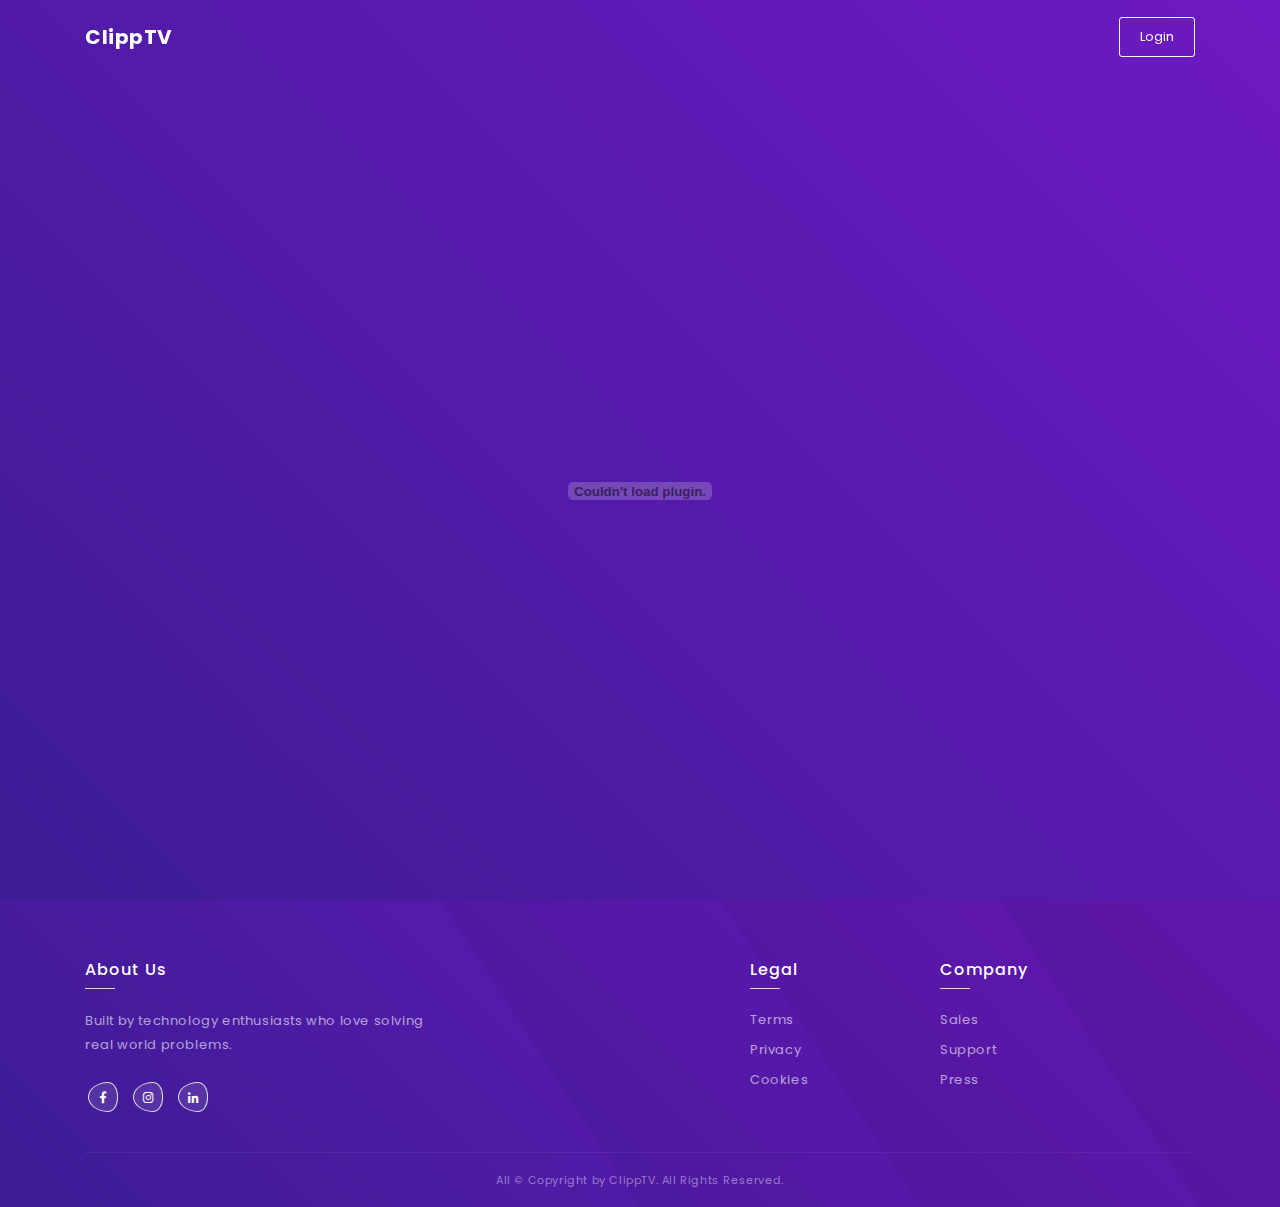
<file: cookies.html>
<!DOCTYPE html>
<html lang="zxx">

<head>
  <meta charset="utf-8">
  <meta http-equiv="X-UA-Compatible" content="IE=edge">
  <meta name="viewport" content="width=device-width, initial-scale=1, shrink-to-fit=no">

  <!-- Page Title -->
  <title>ClippTV | Cookies Policy</title>
  <meta name="description" content="ClippTV | Cookies Policy"/>
  <meta name="keywords" content="video editing"/>
  <meta name="author" content="ClippTV"/>
  <link rel="icon" href="favicons/favicon.ico" type="image/x-icon" />
  <link rel="shortcut icon" href="favicons/favicon.ico">
  <link rel="apple-touch-icon" sizes="180x180" href="favicons/apple-icon-180x180.png">
  <link rel="icon" type="image/png" sizes="32x32" href="favicons/favicon-32x32.png">
  <link rel="icon" type="image/png" sizes="16x16" href="favicons/favicon-16x16.png">
  <link rel="canonical" href="https://clipp.tv/" />
  <!-- / -->

  <meta property="og:title" content="ClippTV | Cookies Policy">
  <meta property="og:description" content="ClippTV | Cookies Policy">
  <meta property="og:image" content="static/img/clipptv.png">
  <meta property="og:url" content="https://clipp.tv/">
  <meta name="twitter:card" content="summary">

  <!---Font Icon-->
  <link href="static/plugin/font-awesome/css/fontawesome-all.min.css" rel="stylesheet">
  <link href="static/plugin/themify-icons/themify-icons.css" rel="stylesheet">
  <!-- / -->

  <!-- Plugin CSS -->
  <link href="static/plugin/bootstrap/css/bootstrap.min.css" rel="stylesheet">
  <link href="static/plugin/owl-carousel/css/owl.carousel.min.css" rel="stylesheet">
  <link href="static/plugin/magnific/magnific-popup.css" rel="stylesheet">

  <!-- / -->

  <!-- Theme Style -->
  <link href="static/css/styles.css" rel="stylesheet">
  <link href="static/css/color/default.css" rel="stylesheet" id="color_theme">
  <!-- / -->

  <!-- Favicon -->
  <link rel="icon" href="favicon.ico" />
  <!-- / -->
</head>

<!-- Body Start -->
<body data-spy="scroll" data-target="#navbar" data-offset="98">

  <!-- Loading -->
  <div id="loading">
    <div class="load-circle"><span class="one"></span></div>
  </div>
  <!-- / -->

  <!-- Header -->
  <header>
    <nav class="navbar header-nav fixed-top navbar-expand-lg">
      <div class="container">
        <!-- Brand -->
        <a class="navbar-brand" href="https://clipp.tv/">
          ClippTV
        </a>
        <!-- / -->

        <!-- Mobile Toggle -->
        <button class="navbar-toggler" type="button" data-toggle="collapse" data-target="#navbar" aria-controls="navbar" aria-expanded="false" aria-label="Toggle navigation">
            <span></span>
            <span></span>
            <span></span>
        </button>
        <!-- / -->

        <!-- Top Menu -->
        <div class="collapse navbar-collapse justify-content-end" id="navbar">
          <ul class="navbar-nav ml-auto">
            <!--<li><a class="nav-link" href="#team">Team</a></li>
            <li><a class="nav-link" href="#blog">Blog</a></li>-->
            <!--<li>
              <a class="nav-link" href="javascript:;">Pages</a>
              <span class="sub-menu-toggle" data-toggle="dropdown" aria-haspopup="true" aria-expanded="false"><i class="ti-angle-down"></i></span>
              <ul class="sub-menu">
                <li>
                  <a href="about.html">About Us</a>
                </li>
                <li>
                  <a href="price.html">Price</a>
                </li>
                <li>
                  <a href="faq.html">Faq's</a>
                </li>
                <li>
                  <a href="contatus.html">Contact us</a>
                </li>
              </ul>
            </li>-->
            <li><a class="nav-btn nav-link" href="https://app.clipp.tv" target="_blank">Login</a></li>
          </ul>
        </div>
        <!-- / -->

      </div><!-- Container -->
    </nav> <!-- Navbar -->
  </header>
  <!-- Header End -->

  <!-- Main Start -->
  <main>

     <section class="home-banner theme-g-bg">

         <div class="container">
           <div class="row full-screen align-items-center">
             <div class="col col-12 md-p-30px-b p-60px-t md-p-50px-t">
                <div style="padding-top: 30px;">
                  <embed src="static/file/cookies_policy.pdf" type="application/pdf" width="100%" height="600px" />
                </div>
              </div>
            </div>
         </div>
     </section>

  </main>
  <!-- Main End -->

  <!-- Footer Start -->
  <footer class="footer theme-g-bg">
    <div class="bg-effect"></div>
    <section class="footer-section">
      <div class="container">
        <div class="row">
          <div class="col-md-12 col-lg-5 sm-m-15px-tb md-m-30px-b">
            <h4 class="font-alt">About Us</h4>
            <p class="footer-text">Built by technology enthusiasts who love solving real world problems.</p>
            <ul class="social-icons">
              <li><a class="facebook" href="https://www.facebook.com/clipptv" taget="_blank"><i class="fab fa-facebook-f"></i></a></li>
              <li><a class="facebook" href="https://www.instagram.com/clipptv" taget="_blank"><i class="fab fa-instagram"></i></a></li>
              <!--<li><a class="twitter" href="#"><i class="fab fa-twitter"></i></a></li>
              <li><a class="google" href="#"><i class="fab fa-google-plus-g"></i></a></li>-->
              <li><a class="linkedin" href="https://www.linkedin.com/company/clipptv" taget="_blank"><i class="fab fa-linkedin-in"></i></a></li>
            </ul>
          </div> <!-- col -->


          <div class="col-6 col-md-4 col-lg-2 sm-m-15px-tb">
            <!--<h4 class="font-alt">Product</h4>

            <ul class="fot-link">
              <li><a href="#about">Use Cases</a></li>
              <li><a href="#technology">Technology</a></li>
              <li><a href="#features">Features</a></li>
              <li><a href="#price">Pricing</a></li>

            </ul>-->
          </div> <!-- col -->

          <div class="col-6 col-md-4 col-lg-2 sm-m-15px-tb">
            <h4 class="font-alt">Legal</h4>
            <ul class="fot-link">
                <!--<li><a href="#">About</a></li>
                <li><a href="#">Blog</a></li>-->
                <li><a href="terms.html" target="_blank">Terms</a></li>
                <li><a href="privacy.html" target="_blank">Privacy</a></li>
                <li><a href="cookies.html" target="_blank">Cookies</a></li>
              </ul>
          </div>

          <div class="col-md-4 col-lg-3 sm-m-15px-tb">
            <h4 class="font-alt">Company</h4>
            <ul class="fot-link">
                <!--<li><a href="#">About us</a></li>-->
                <li><a href="mailto:sales@clipp.tv?Subject=Sales%20query%20-%20keen%20to%20onboard%20with%20ClippTv" target="_top">Sales</a></li>
                <li><a href="mailto:support@clipp.tv?Subject=Support%20query%20-%20need%20help%20from%20ClippTV" target="_top">Support</a></li>
                <li><a href="mailto:press@clipp.tv?Subject=Press%20query%20-%20need%20information%20about%20ClippTv" target="_top">Press</a></li>
              </ul>
          </div>

          <!--<div class="col-md-4 col-lg-3 sm-m-15px-tb">
            <h4 class="font-alt">Get in touch</h4>
            <p>info@clipp.tv </p>
            <p>support@clipp.tv </p>
            <p><span>Phone:</span> xxx</p>
          </div>--> <!-- col -->

        </div>

        <div class="footer-copy">
          <div class="row">
            <div class="col-12">
              <p>All © Copyright by ClippTV. All Rights Reserved.</p>
            </div><!-- col -->
          </div> <!-- row -->
        </div> <!-- footer-copy -->

      </div> <!-- container -->
    </section>
  </footer>
  <!-- / -->

  <!-- jQuery -->
  <script src="static/js/jquery-3.2.1.min.js"></script>
  <script src="static/js/jquery-migrate-3.0.0.min.js"></script>

  <!-- Plugins -->
  <script src="static/plugin/bootstrap/js/popper.min.js"></script>
  <script src="static/plugin/bootstrap/js/bootstrap.min.js"></script>
  <script src="static/plugin/owl-carousel/js/owl.carousel.min.js"></script>
  <script src="static/plugin/magnific/jquery.magnific-popup.min.js"></script>
  <script src="static/plugin/particles/particles.min.js"></script>
  <script src="static/plugin/particles/particles-app.js"></script>

  <!-- custom -->
  <script src="static/js/custom.js"></script>
  <script type="text/javascript">
    var form = document.getElementById('send-comment');
    form.addEventListener('submit', sendComment)

    function sendComment(event) {
      event.preventDefault();
      let name = $('#name').val();
      let phone = $('#phone').val();
      let comment = $('#message').val();
      let email = $('#email').val();
      let website = $('#website').val();

      fetch('https://intranet.joshsoftware.com/api/v1/contact_clipp', {
        method: 'post',
        headers: { 'Content-Type': 'application/json' },
        body: JSON.stringify({ name, phone, email, website, comment })
      })
      .then(res => {
        if ( res.ok ) return res.json();

        throw new Error(`${ res.status } - ${ res.statusText }`);
      })
      .then(() => {
        alert("Thanks for contacting us! We will get back to you soon!");
        window.location.reload();
      })
      .catch(result => {
        console.log(result);
      });
    }
  </script>
</body>
<!-- Body End -->

</html>
</file>
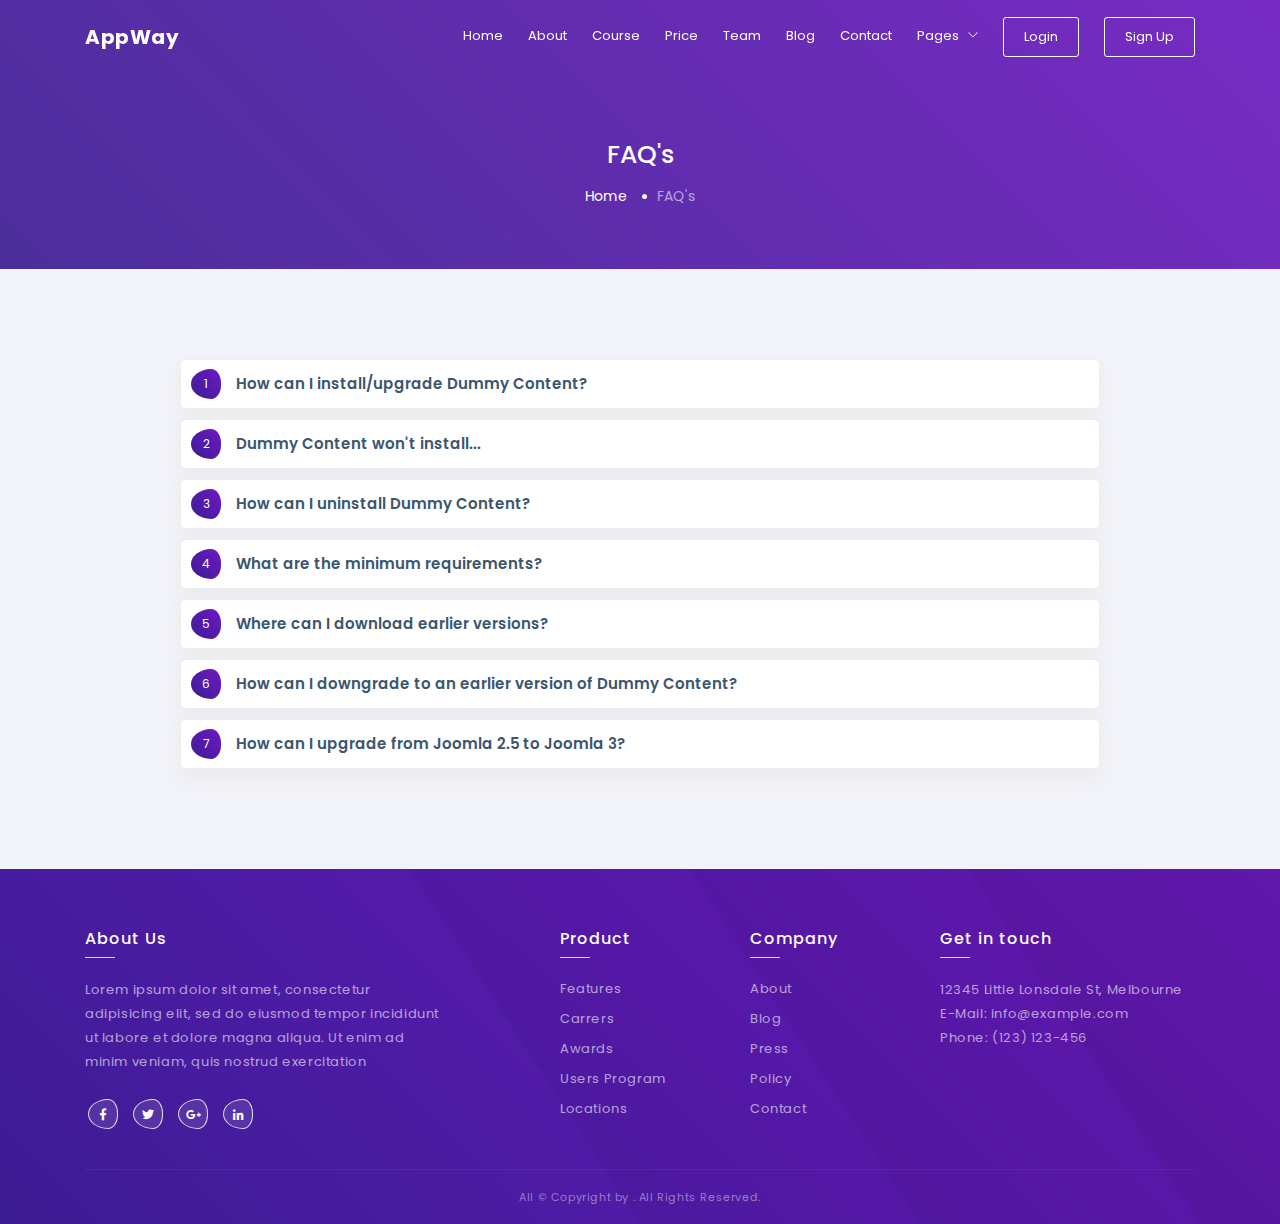
<file: faq.html>
<!DOCTYPE html>
<html lang="zxx">

<head>
  <meta charset="utf-8">
  <meta http-equiv="X-UA-Compatible" content="IE=edge">
  <meta name="viewport" content="width=device-width, initial-scale=1, shrink-to-fit=no">
  <!--
  ========================================================================
  EXCLUSIVE ON themeforest.net
  ~~~~~~~~~~~~~~~~~~~~~~~~~~~~~~~~~~~~~~~~~~~~~~~~~~~~~~~~~~~~~~~~~~~~~~~~
  Template Name   : TheZone
  ========================================================================
  -->
  <!-- Page Title -->
  <title>TheZone - App Landing Page</title>
  <!-- / -->

  <!---Font Icon-->
  <link href="static/plugin/font-awesome/css/fontawesome-all.min.css" rel="stylesheet">
  <link href="static/plugin/themify-icons/themify-icons.css" rel="stylesheet">
  <!-- / -->

  <!-- Plugin CSS -->
  <link href="static/plugin/bootstrap/css/bootstrap.min.css" rel="stylesheet">
  <link href="static/plugin/owl-carousel/css/owl.carousel.min.css" rel="stylesheet">
  <link href="static/plugin/magnific/magnific-popup.css" rel="stylesheet">
  <!-- / -->

  <!-- Theme Style -->
  <link href="static/css/styles.css" rel="stylesheet">
  <link href="static/css/color/default.css" rel="stylesheet" id="color_theme">
  <!-- / -->

  <!-- Favicon -->
  <link rel="icon" href="favicon.ico" />
  <!-- / -->
</head>

<!-- Body Start -->
<body>

  <!-- Loading -->
  <div id="loading">
    <div class="load-circle"><span class="one"></span></div>
  </div>
  <!-- / -->

  <!-- Header -->
  <header>
    <nav class="navbar header-nav fixed-top navbar-expand-lg">
      <div class="container">
        <!-- Brand -->
        <a class="navbar-brand" href="#">
          AppWay
        </a>
        <!-- / -->

        <!-- Mobile Toggle -->
        <button class="navbar-toggler" type="button" data-toggle="collapse" data-target="#navbar" aria-controls="navbar" aria-expanded="false" aria-label="Toggle navigation">
            <span></span>
            <span></span>
            <span></span>
        </button>
        <!-- / -->

        <!-- Top Menu -->
        <div class="collapse navbar-collapse justify-content-end" id="navbar">
          <ul class="navbar-nav ml-auto">
            <li><a class="nav-link" href="index.html#home">Home</a> </li>
            <li><a class="nav-link" href="index.html#about">About</a></li>
            <li><a class="nav-link" href="index.html#course">Course</a></li>
            <li><a class="nav-link" href="index.html#price">Price</a></li>
            <li><a class="nav-link" href="index.html#team">Team</a></li>
            <li><a class="nav-link" href="index.html#blog">Blog</a></li>
            <li><a class="nav-link" href="index.html#contatus">Contact</a></li>
            
            <li>
              <a class="nav-link" href="javascript:;">Pages</a>
              <span class="sub-menu-toggle" data-toggle="dropdown" aria-haspopup="true" aria-expanded="false"><i class="ti-angle-down"></i></span> 
              <ul class="sub-menu">
                <li>
                  <a href="about.html">About Us</a>
                </li>
                <li>
                  <a href="price.html">Price</a>
                </li>
                <li>
                  <a href="faq.html">Faq's</a>
                </li>
                <li>
                  <a href="contatus.html">Contact us</a>
                </li>
              </ul>
            </li>

            <li><a class="nav-btn nav-link" href="#">Login</a></li>
            <li><a class="nav-btn nav-link" href="#">Sign Up</a></li>
          </ul>
        </div>
        <!-- / -->

      </div><!-- Container -->
    </nav> <!-- Navbar -->
  </header>
  <!-- Header End -->
  
  <!-- Main Start -->
  <main>

    <!-- Page Title -->
    <section class="section page-title-section theme-after bg-fixed bg-center-center bg-cover" style="background-image: url(static/img/1600x1000.jpg);">
      <div class="container">
            <div class="page-title text-center">
              <h1>FAQ's</h1>
            </div>  
            <ol class="breadcrumb justify-content-center">
                <li><a href="index.html">Home</a></li>
                <li class="active">FAQ's</li>
            </ol>
      </div>
    </section>
    <!-- / -->


    <!-- FAQ's -->
    <section class="section gray-bg">
      <div class="container">
        <div class="row justify-content-center">
          <div class="col-md-10">
            <div class="faq-box" id="accordion">
              <div class="faq-row">
                <div class="faq-header" id="faqa-1">
                  <h5 class="faq-title" data-toggle="collapse" data-target="#faqc-1" data-aria-expanded="true" data-aria-controls="faqc-1">
                    <span class="no theme-g-bg">1</span> How can I install/upgrade Dummy Content?
                  </h5>
                </div>
                <div id="faqc-1" class="collapse" aria-labelledby="faqa-1" data-parent="#accordion">
                  <div class="faq-body">
                    <p>Lorem ipsum dolor sit amet, consectetur adipisicing elit, sed do eiusmod tempor incididunt ut labore et dolore magna aliqua. Ut enim ad minim veniam, quis nostrud exercitation ullamco laboris nisi ut aliquip ex ea commodo consequat.
                    </p>
                    <p>Duis aute irure dolor in reprehenderit in voluptate velit esse cillum dolore eu fugiat nulla pariatur. Excepteur sint occaecat cupidatat non
                     proident, sunt in culpa qui officia deserunt mollit anim id est laborum.</p>
                  </div>
                </div>
              </div>

              <div class="faq-row">
                <div class="faq-header" id="faqa-2">
                  <h5 class="faq-title" data-toggle="collapse" data-target="#faqc-2" data-aria-expanded="true" data-aria-controls="faqc-2">
                    <span class="no theme-g-bg">2</span> Dummy Content won't install...
                  </h5>
                </div>
                <div id="faqc-2" class="collapse" aria-labelledby="faqa-2" data-parent="#accordion">
                  <div class="faq-body">
                    <p>Lorem ipsum dolor sit amet, consectetur adipisicing elit, sed do eiusmod tempor incididunt ut labore et dolore magna aliqua. Ut enim ad minim veniam, quis nostrud exercitation ullamco laboris nisi ut aliquip ex ea commodo consequat.
                    </p>
                    <p>Duis aute irure dolor in reprehenderit in voluptate velit esse cillum dolore eu fugiat nulla pariatur. Excepteur sint occaecat cupidatat non
                     proident, sunt in culpa qui officia deserunt mollit anim id est laborum.</p>
                  </div>
                </div>
              </div>

              <div class="faq-row">
                <div class="faq-header" id="faqa-3">
                  <h5 class="faq-title" data-toggle="collapse" data-target="#faqc-3" data-aria-expanded="true" data-aria-controls="faqc-3">
                    <span class="no theme-g-bg">3</span> How can I uninstall Dummy Content?
                  </h5>
                </div>
                <div id="faqc-3" class="collapse" aria-labelledby="faqa-3" data-parent="#accordion">
                  <div class="faq-body">
                    <p>Lorem ipsum dolor sit amet, consectetur adipisicing elit, sed do eiusmod tempor incididunt ut labore et dolore magna aliqua. Ut enim ad minim veniam, quis nostrud exercitation ullamco laboris nisi ut aliquip ex ea commodo consequat.
                    </p>
                    <p>Duis aute irure dolor in reprehenderit in voluptate velit esse cillum dolore eu fugiat nulla pariatur. Excepteur sint occaecat cupidatat non
                     proident, sunt in culpa qui officia deserunt mollit anim id est laborum.</p>
                  </div>
                </div>
              </div>

              <div class="faq-row">
                <div class="faq-header" id="faqa-4">
                  <h5 class="faq-title" data-toggle="collapse" data-target="#faqc-4" data-aria-expanded="true" data-aria-controls="faqc-4">
                    <span class="no theme-g-bg">4</span> What are the minimum requirements?
                  </h5>
                </div>
                <div id="faqc-4" class="collapse" aria-labelledby="faqa-4" data-parent="#accordion">
                  <div class="faq-body">
                    <p>Lorem ipsum dolor sit amet, consectetur adipisicing elit, sed do eiusmod tempor incididunt ut labore et dolore magna aliqua. Ut enim ad minim veniam, quis nostrud exercitation ullamco laboris nisi ut aliquip ex ea commodo consequat.
                    </p>
                    <p>Duis aute irure dolor in reprehenderit in voluptate velit esse cillum dolore eu fugiat nulla pariatur. Excepteur sint occaecat cupidatat non
                     proident, sunt in culpa qui officia deserunt mollit anim id est laborum.</p>
                  </div>
                </div>
              </div>

              <div class="faq-row">
                <div class="faq-header" id="faqa-5">
                  <h5 class="faq-title" data-toggle="collapse" data-target="#faqc-5" data-aria-expanded="true" data-aria-controls="faqc-5">
                    <span class="no theme-g-bg">5</span> Where can I download earlier versions?
                  </h5>
                </div>
                <div id="faqc-5" class="collapse" aria-labelledby="faqa-5" data-parent="#accordion">
                  <div class="faq-body">
                    <p>Lorem ipsum dolor sit amet, consectetur adipisicing elit, sed do eiusmod tempor incididunt ut labore et dolore magna aliqua. Ut enim ad minim veniam, quis nostrud exercitation ullamco laboris nisi ut aliquip ex ea commodo consequat.
                    </p>
                    <p>Duis aute irure dolor in reprehenderit in voluptate velit esse cillum dolore eu fugiat nulla pariatur. Excepteur sint occaecat cupidatat non
                     proident, sunt in culpa qui officia deserunt mollit anim id est laborum.</p>
                  </div>
                </div>
              </div>

              <div class="faq-row">
                <div class="faq-header" id="faqa-6">
                  <h5 class="faq-title" data-toggle="collapse" data-target="#faqc-6" data-aria-expanded="true" data-aria-controls="faqc-6">
                    <span class="no theme-g-bg">6</span> How can I downgrade to an earlier version of Dummy Content?
                  </h5>
                </div>
                <div id="faqc-6" class="collapse" aria-labelledby="faqa-6" data-parent="#accordion">
                  <div class="faq-body">
                    <p>Lorem ipsum dolor sit amet, consectetur adipisicing elit, sed do eiusmod tempor incididunt ut labore et dolore magna aliqua. Ut enim ad minim veniam, quis nostrud exercitation ullamco laboris nisi ut aliquip ex ea commodo consequat.
                    </p>
                    <p>Duis aute irure dolor in reprehenderit in voluptate velit esse cillum dolore eu fugiat nulla pariatur. Excepteur sint occaecat cupidatat non
                     proident, sunt in culpa qui officia deserunt mollit anim id est laborum.</p>
                  </div>
                </div>
              </div>

              <div class="faq-row">
                <div class="faq-header" id="faqa-7">
                  <h5 class="faq-title" data-toggle="collapse" data-target="#faqc-8" data-aria-expanded="true" data-aria-controls="faqc-8">
                    <span class="no theme-g-bg">7</span> How can I upgrade from Joomla 2.5 to Joomla 3?
                  </h5>
                </div>
                <div id="faqc-8" class="collapse" aria-labelledby="faqa-7" data-parent="#accordion">
                  <div class="faq-body">
                    <p>Lorem ipsum dolor sit amet, consectetur adipisicing elit, sed do eiusmod tempor incididunt ut labore et dolore magna aliqua. Ut enim ad minim veniam, quis nostrud exercitation ullamco laboris nisi ut aliquip ex ea commodo consequat.
                    </p>
                    <p>Duis aute irure dolor in reprehenderit in voluptate velit esse cillum dolore eu fugiat nulla pariatur. Excepteur sint occaecat cupidatat non
                     proident, sunt in culpa qui officia deserunt mollit anim id est laborum.</p>
                  </div>
                </div>
              </div>


            </div>
          </div>
        </div>
      </div> <!-- container -->
    </section>
    <!-- / -->
    
  </main>
  <!-- Main End -->

  <footer class="footer theme-g-bg">
    <div class="bg-effect"></div>
    <section class="footer-section">
      <div class="container">
        <div class="row">
          <div class="col-md-12 col-lg-5 sm-m-15px-tb md-m-30px-b">
            <h4 class="font-alt">About Us</h4>
            <p class="footer-text">Lorem ipsum dolor sit amet, consectetur adipisicing elit, sed do eiusmod
            tempor incididunt ut labore et dolore magna aliqua. Ut enim ad minim veniam,
            quis nostrud exercitation</p>
            <ul class="social-icons">
              <li><a class="facebook" href="#"><i class="fab fa-facebook-f"></i></a></li>
              <li><a class="twitter" href="#"><i class="fab fa-twitter"></i></a></li>
              <li><a class="google" href="#"><i class="fab fa-google-plus-g"></i></a></li>
              <li><a class="linkedin" href="#"><i class="fab fa-linkedin-in"></i></a></li>
            </ul>
          </div> <!-- col -->

          <div class="col-6 col-md-4 col-lg-2 sm-m-15px-tb">
            <h4 class="font-alt">Product</h4>
            
            <ul class="fot-link">
              <li><a href="#">Features</a></li>
              <li><a href="#">Carrers</a></li>
              <li><a href="#">Awards</a></li>
              <li><a href="#">Users Program</a></li>
              <li><a href="#">Locations</a></li>
            </ul>
          </div> <!-- col -->

          <div class="col-6 col-md-4 col-lg-2 sm-m-15px-tb">
            <h4 class="font-alt">Company</h4>
            <ul class="fot-link">
                <li><a href="#">About</a></li>
                <li><a href="#">Blog</a></li>
                <li><a href="#">Press</a></li>
                <li><a href="#">Policy</a></li>
                <li><a href="#">Contact</a></li>
              </ul>
          </div>

          <div class="col-md-4 col-lg-3 sm-m-15px-tb">
            <h4 class="font-alt">Get in touch</h4>
            <p>12345 Little Lonsdale St, Melbourne</p>
            <p><span>E-Mail:</span> info@example.com </p>
            <p><span>Phone:</span> (123) 123-456</p>
          </div> <!-- col -->

        </div>
        
        <div class="footer-copy">
          <div class="row">
            <div class="col-12">
              <p>All © Copyright by . All Rights Reserved.</p>
            </div><!-- col -->
          </div> <!-- row -->
        </div> <!-- footer-copy -->

      </div> <!-- container -->   
    </section>
  </footer>

  <!-- jQuery -->
  <script src="static/js/jquery-3.2.1.min.js"></script>
  <script src="static/js/jquery-migrate-3.0.0.min.js"></script>

  <!-- Plugins -->
  <script src="static/plugin/bootstrap/js/popper.min.js"></script>
  <script src="static/plugin/bootstrap/js/bootstrap.min.js"></script>
  <script src="static/plugin/owl-carousel/js/owl.carousel.min.js"></script>
  <script src="static/plugin/magnific/jquery.magnific-popup.min.js"></script>

  <!-- custom -->
  <script src="static/js/custom.js"></script>
</body>
<!-- Body End -->

</html>
</file>
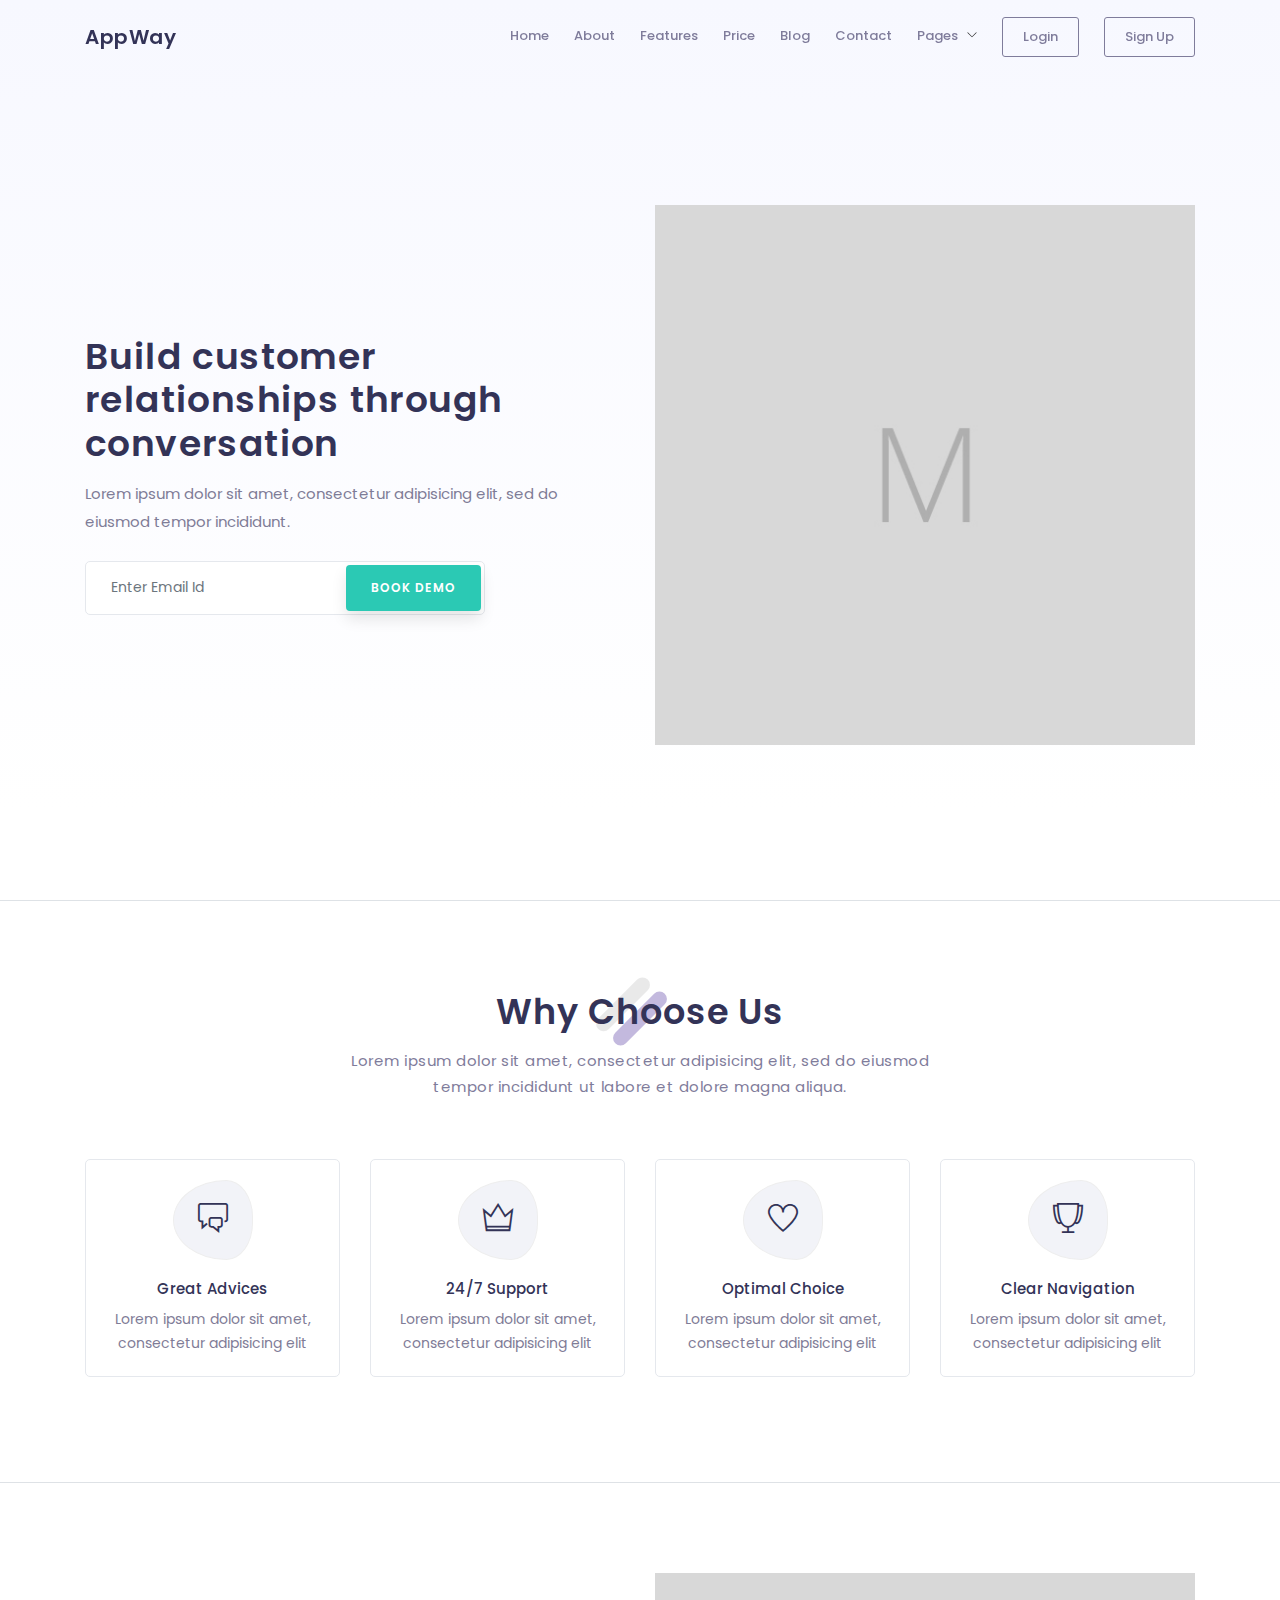
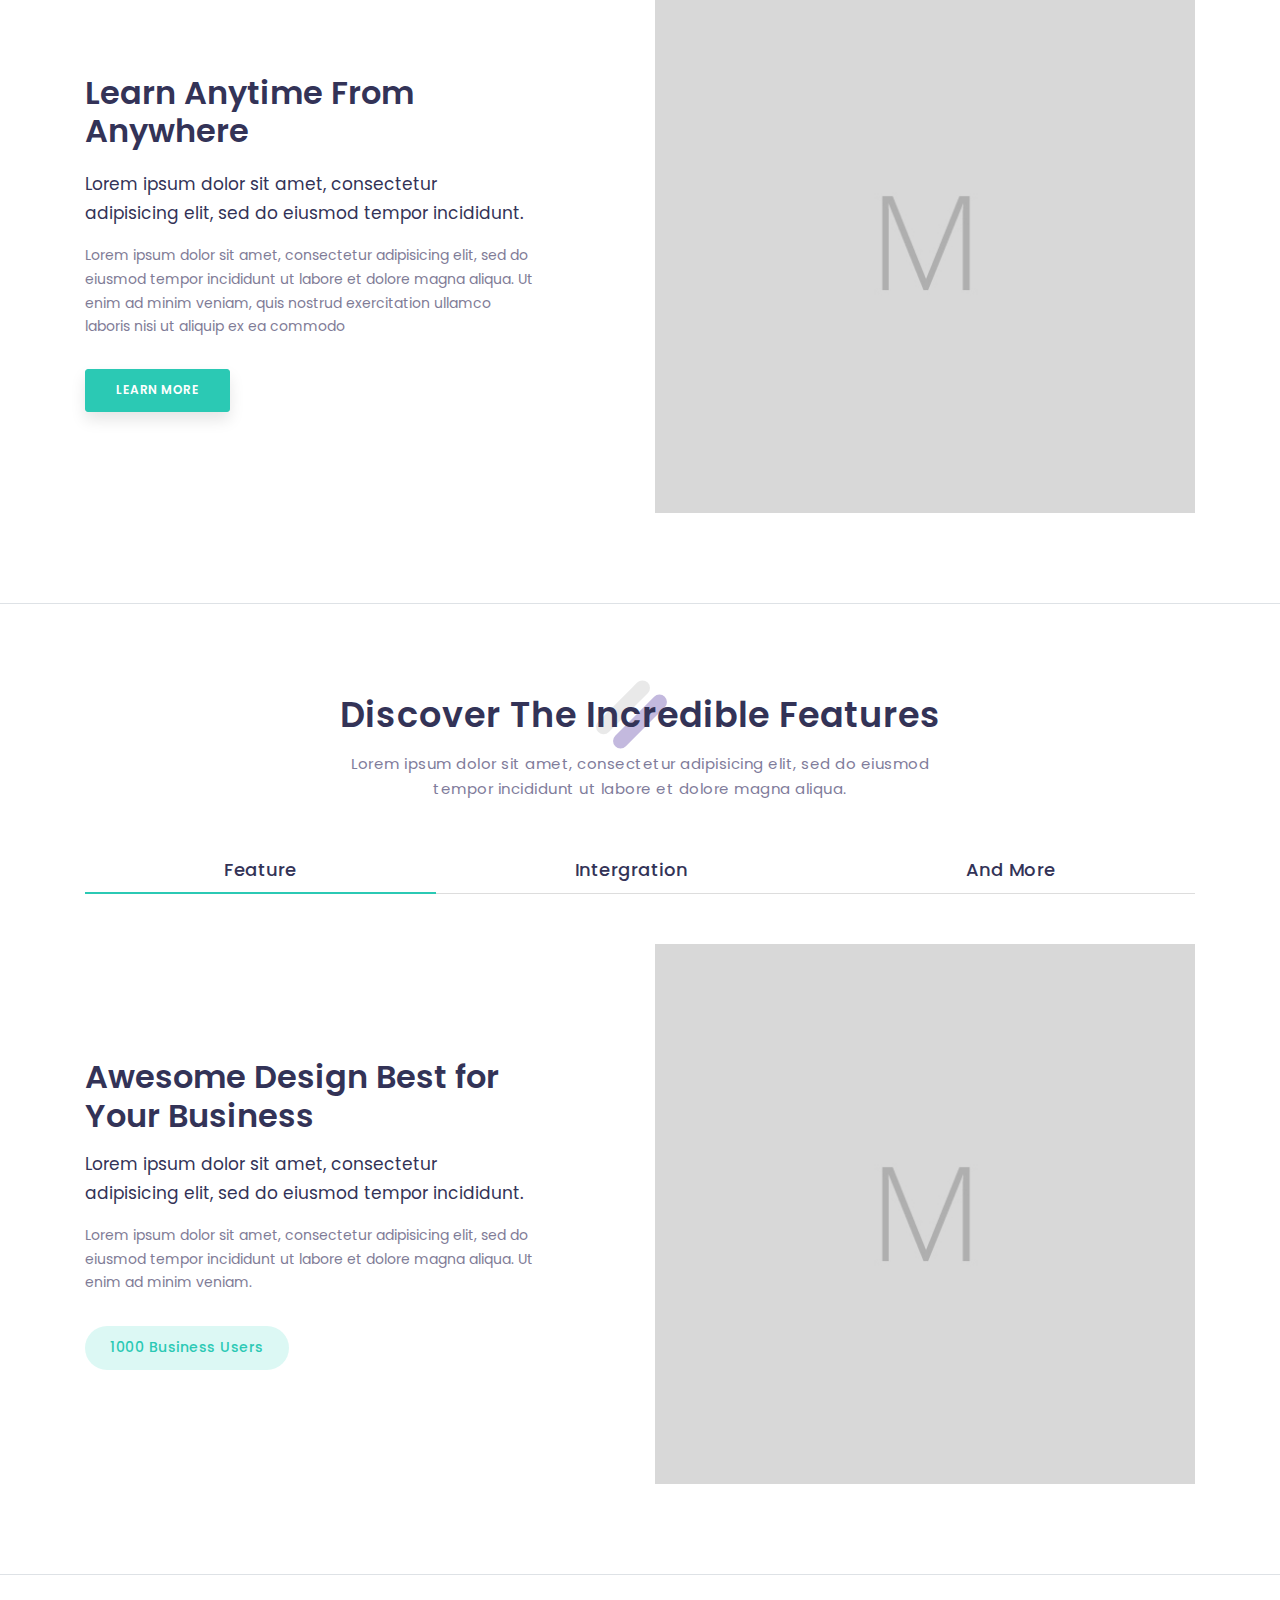
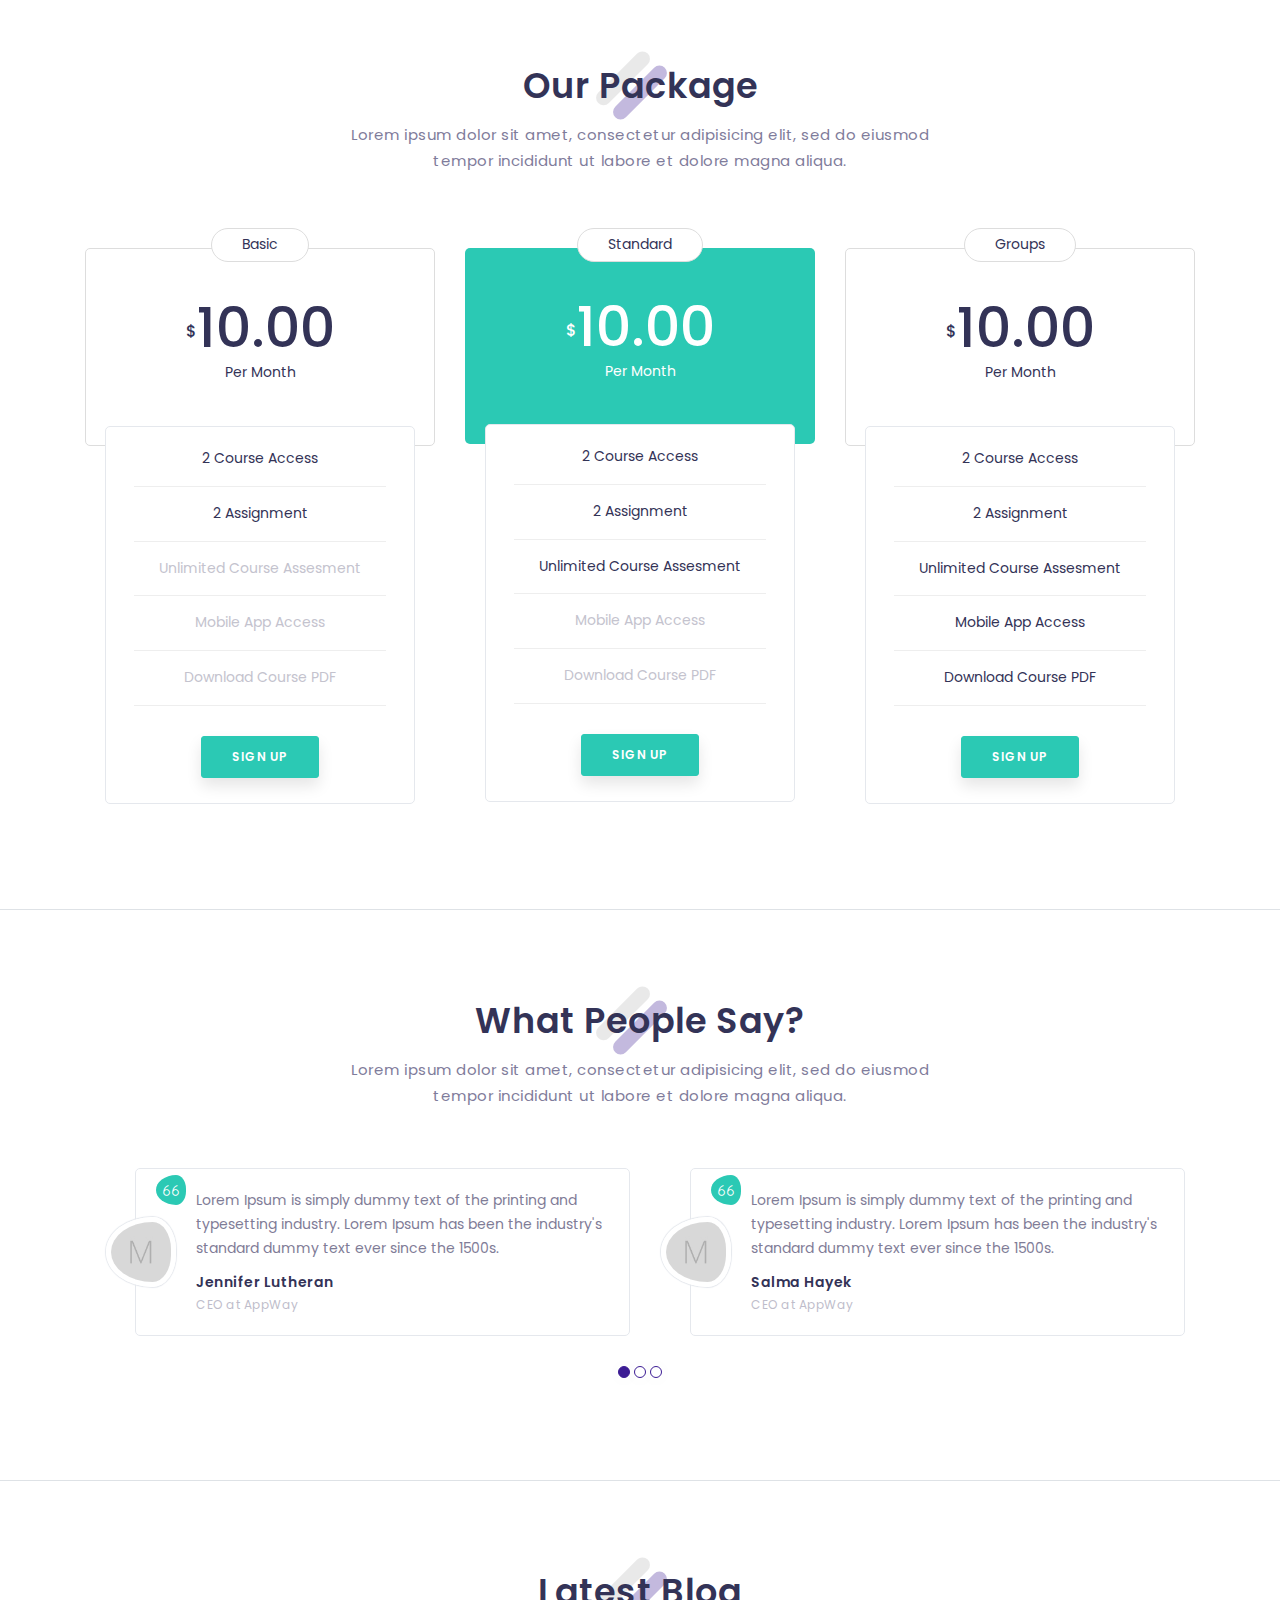
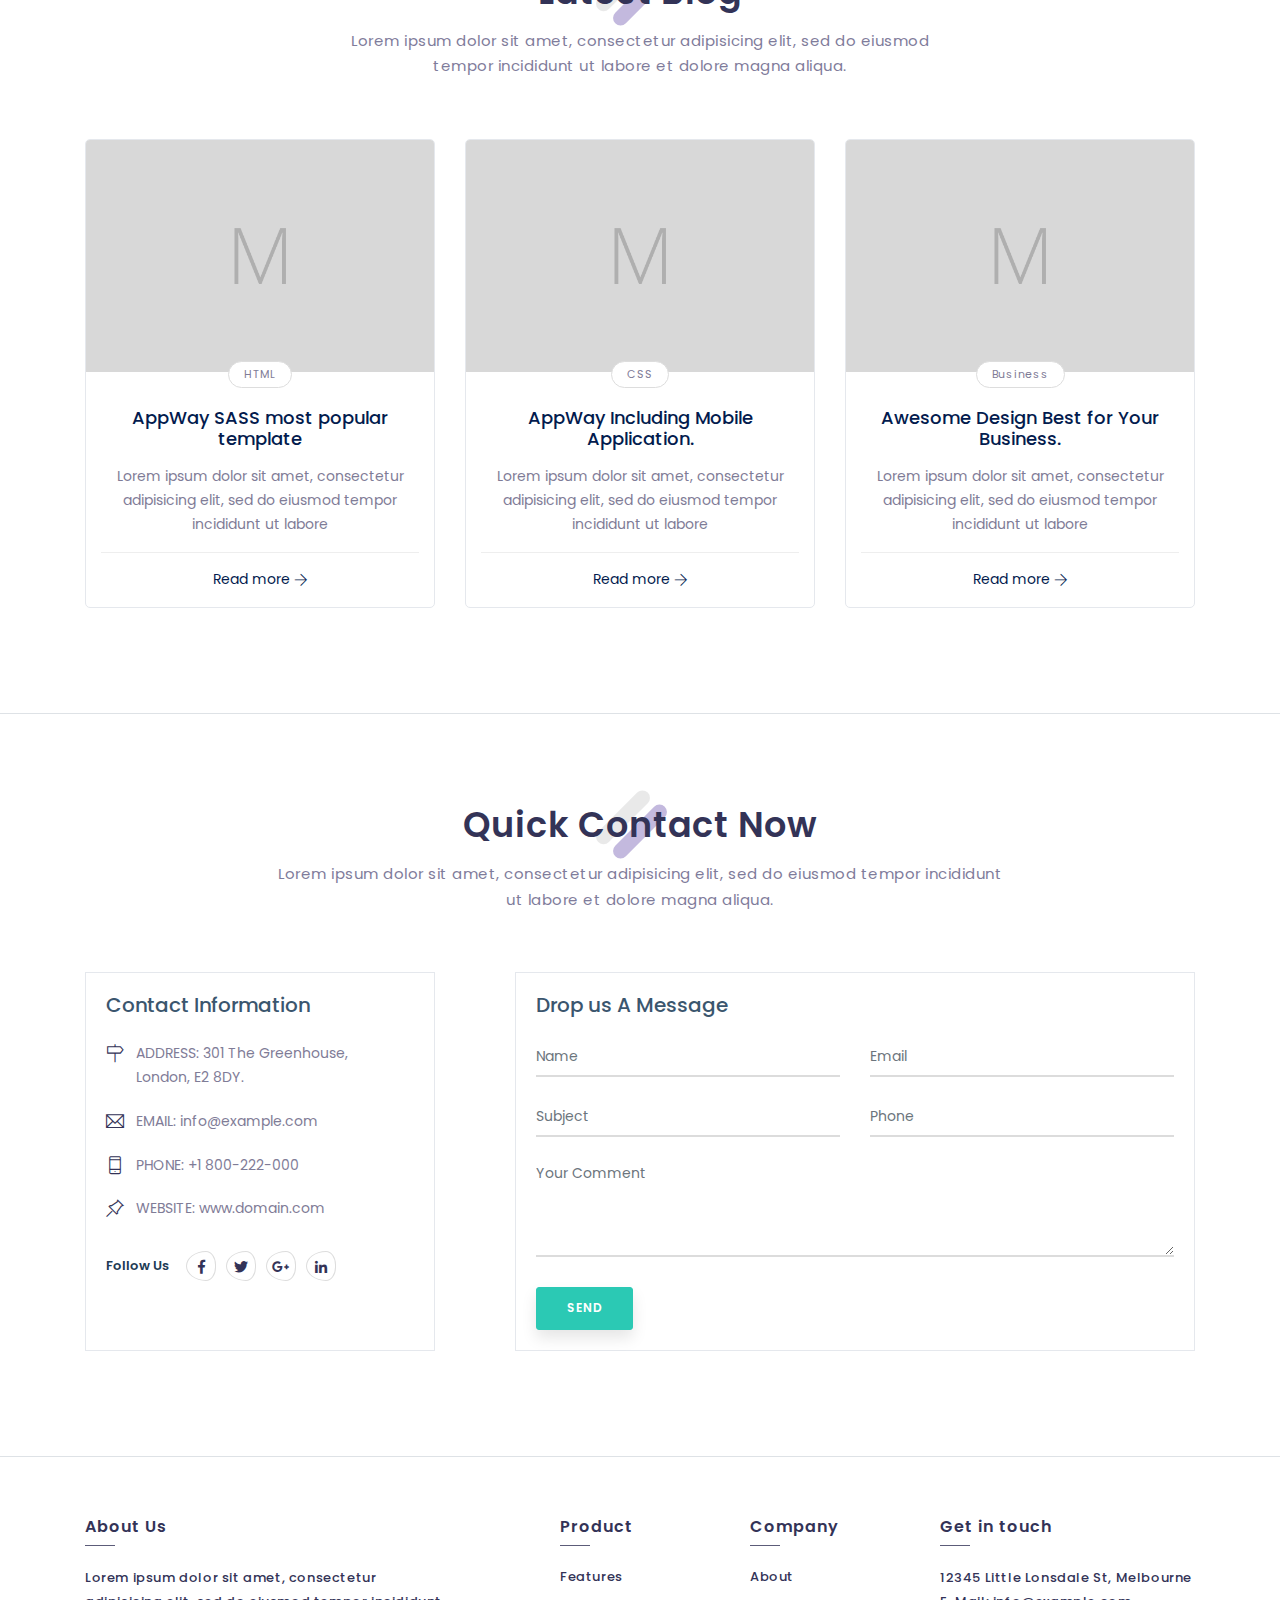
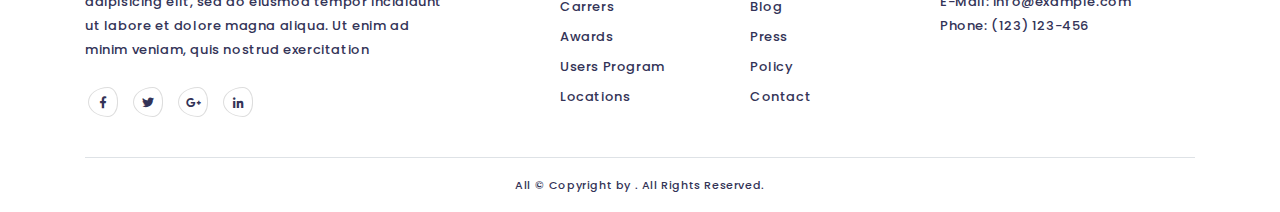
<file: index-01.html>
<!DOCTYPE html>
<html lang="zxx">

<head>
  <meta charset="utf-8">
  <meta http-equiv="X-UA-Compatible" content="IE=edge">
  <meta name="viewport" content="width=device-width, initial-scale=1, shrink-to-fit=no">
  <!--
  ========================================================================
  EXCLUSIVE ON themeforest.net
  ~~~~~~~~~~~~~~~~~~~~~~~~~~~~~~~~~~~~~~~~~~~~~~~~~~~~~~~~~~~~~~~~~~~~~~~~
  Template Name   : AppWay
  ========================================================================
  -->
  <!-- Page Title -->
  <title>AppWay - App Landing Page</title>
  <!-- / -->

  <!---Font Icon-->
  <link href="static/plugin/font-awesome/css/fontawesome-all.min.css" rel="stylesheet">
  <link href="static/plugin/themify-icons/themify-icons.css" rel="stylesheet">
  <!-- / -->

  <!-- Plugin CSS -->
  <link href="static/plugin/bootstrap/css/bootstrap.min.css" rel="stylesheet">
  <link href="static/plugin/owl-carousel/css/owl.carousel.min.css" rel="stylesheet">
  <link href="static/plugin/magnific/magnific-popup.css" rel="stylesheet">

  <!-- / -->

  <!-- Theme Style -->
  <link href="static/css/styles.css" rel="stylesheet">
  <link href="static/css/color/default.css" rel="stylesheet" id="color_theme">
  <!-- / -->

  <!-- Favicon -->
  <link rel="icon" href="favicon.ico" />
  <!-- / -->
</head>

<!-- Body Start -->
<body data-spy="scroll" data-target="#navbar" data-offset="98">

  <!-- Loading -->
  <div id="loading">
    <div class="load-circle"><span class="one"></span></div>
  </div>
  <!-- / -->

  <!-- Header -->
  <header>
    <nav class="navbar header-nav fixed-top navbar-expand-lg header-nav-light">
      <div class="container">
        <!-- Brand -->
        <a class="navbar-brand" href="#">
          AppWay
        </a>
        <!-- / -->

        <!-- Mobile Toggle -->
        <button class="navbar-toggler" type="button" data-toggle="collapse" data-target="#navbar" aria-controls="navbar" aria-expanded="false" aria-label="Toggle navigation">
            <span></span>
            <span></span>
            <span></span>
        </button>
        <!-- / -->

        <!-- Top Menu -->
        <div class="collapse navbar-collapse justify-content-end" id="navbar">
          <ul class="navbar-nav ml-auto">
            <li><a class="nav-link active" href="#home">Home</a> </li>
            <li><a class="nav-link" href="#about">About</a></li>
            <li><a class="nav-link" href="#features">Features</a></li>
            <li><a class="nav-link" href="#price">Price</a></li>
            <li><a class="nav-link" href="#blog">Blog</a></li>
            <li><a class="nav-link" href="#contatus">Contact</a></li>
            <li>
              <a class="nav-link" href="javascript:;">Pages</a>
              <span class="sub-menu-toggle" data-toggle="dropdown" aria-haspopup="true" aria-expanded="false"><i class="ti-angle-down"></i></span> 
              <ul class="sub-menu">
                <li>
                  <a href="about.html">About Us</a>
                </li>
                <li>
                  <a href="price.html">Price</a>
                </li>
                <li>
                  <a href="faq.html">Faq's</a>
                </li>
                <li>
                  <a href="contatus.html">Contact us</a>
                </li>
              </ul>
            </li>
            <li><a class="nav-btn nav-link" href="#">Login</a></li>
            <li><a class="nav-btn nav-link" href="#">Sign Up</a></li>
          </ul>
        </div>
        <!-- / -->

      </div><!-- Container -->
    </nav> <!-- Navbar -->
  </header>
  <!-- Header End -->
  
  <!-- Main Start -->
  <main>

    <!-- Home Banner Start -->
   <section id="home" class="home-banner-01 gray-bg-g border-bottom">
      <div class="container">
        <div class="row full-screen align-items-center">
          <div class="col col-md-12 col-lg-6 col-xl-6 p-80px-tb md-p-30px-b sm-p-60px-t m-50px-t">
            <div class="home-text-center p-50px-r md-p-0px-r">
              <h1 class="font-alt">Build customer relationships through conversation</h1>
              <p>Lorem ipsum dolor sit amet, consectetur adipisicing elit, sed do eiusmod tempor incididunt.</p>
              <div class="subscribe-box">
                <input placeholder="Enter Email Id" class="form-control" type="text" name="demo">
                <button class="m-btn m-btn-theme2nd">Book Demo</button>
              </div>
            </div> <!-- home-text-center -->
          </div> <div class="col-md-12 col-lg-6 col-xl-6 home-right m-50px-t md-m-0px-t">
            <div class="home-right-inner">
              <img src="static/img/550x500.jpg" title="" alt="">
            </div>
          </div><!-- col -->
        </div>
      </div><!-- container -->
    </section>
    <!-- / -->

    <!-- Featre -->
    <section id="about" class="section border-bottom">
      <div class="container">
        <div class="row justify-content-center m-45px-b md-m-25px-b">
          <div class="col-md-10 col-lg-8 col-xl-7">
            <div class="section-title">
              <h2 class="theme-after-bg">Why Choose Us</h2>
              <p>Lorem ipsum dolor sit amet, consectetur adipisicing elit, sed do eiusmod tempor incididunt ut labore et dolore magna aliqua.</p>
            </div>
          </div>
        </div>

        <div class="row">
          <div class="col-12 col-md-6 col-lg-3 m-15px-tb">
            <div class="feature-box-01">
                <div class="icon">
                  <i class="ti-comments"></i>
                </div>
                <h4><a href="#">Great Advices</a></h4>
                <p>Lorem ipsum dolor sit amet, consectetur adipisicing elit</p>
            </div>  
          </div> <!-- col -->
          <div class="col-12 col-md-6 col-lg-3 m-15px-tb">
            <div class="feature-box-01">
                <div class="icon">
                  <i class="ti-crown"></i>
                </div>
                <h4><a href="#">24/7 Support</a></h4>
                <p>Lorem ipsum dolor sit amet, consectetur adipisicing elit</p>
            </div>  
          </div> <!-- col -->
          <div class="col-12 col-md-6 col-lg-3 m-15px-tb">
            <div class="feature-box-01">
              
                <div class="icon">
                  <i class="ti-heart"></i>
                </div>
                <h4><a href="#">Optimal Choice</a></h4>
              <p>Lorem ipsum dolor sit amet, consectetur adipisicing elit</p>
            </div>  
          </div> <!-- col -->
          <div class="col-12 col-md-6 col-lg-3 m-15px-tb">
            <div class="feature-box-01">
                <div class="icon">
                  <i class="ti-cup"></i>
                </div>
                <h4><a href="#">Clear Navigation</a></h4>
                <p>Lorem ipsum dolor sit amet, consectetur adipisicing elit</p>
            </div>  
          </div> <!-- col -->
        </div>

      </div> <!-- container -->
    </section>
    <!-- / -->

    <!-- Featre  -->
    <section class="section border-bottom">
      <div class="container">
        <div class="row align-items-center">
            <div class="col-md-6">
              <div class="feature-box-02">
                <h3 class="m-20px-b font-alt">Learn Anytime From Anywhere</h3>
                <p class="large">Lorem ipsum dolor sit amet, consectetur adipisicing elit, sed do eiusmod tempor incididunt.</p>
                <p>Lorem ipsum dolor sit amet, consectetur adipisicing elit, sed do eiusmod tempor incididunt ut labore et dolore magna aliqua. Ut enim ad minim veniam, quis nostrud exercitation ullamco laboris nisi ut aliquip ex ea commodo
                </p>
                <div class="m-30px-t">
                  <a class="m-btn m-btn-theme2nd" href="#">Learn More</a>
                </div>
              </div>
            </div> <!-- col -->
            <div class="col-md-6 sm-m-30px-t">
              <img src="static/img/550x500.jpg" title="" alt="">
            </div>
        </div><!-- row -->
      </div>
    </section>
    <!-- / -->

    <!-- Tab Box -->
    <section id="features" class="section border-bottom">
      <div class="container">
        <div class="row justify-content-center m-45px-b md-m-25px-b">
          <div class="col-md-10 col-lg-8 col-xl-7">
            <div class="section-title">
              <h2 class="theme-after-bg">Discover The Incredible Features </h2>
              <p>Lorem ipsum dolor sit amet, consectetur adipisicing elit, sed do eiusmod tempor incididunt ut labore et dolore magna aliqua.</p>
            </div>
          </div>
        </div>

        <div class="tab-style-1">
          <ul class="nav nav-fill" id="pills-tab" role="tablist">
            <li class="nav-item">
              <a class="nav-link active" id="pills-home-tab" data-toggle="pill" href="#pills-home" role="tab" aria-controls="pills-home" aria-selected="true">Feature</a>
            </li>
            <li class="nav-item">
              <a class="nav-link" id="pills-profile-tab" data-toggle="pill" href="#pills-profile" role="tab" aria-controls="pills-profile" aria-selected="false">Intergration</a>
            </li>
            <li class="nav-item">
              <a class="nav-link" id="pills-more-tab" data-toggle="pill" href="#pills-more" role="tab" aria-controls="pills-more" aria-selected="false">And More</a>
            </li>
          </ul>

          <div class="tab-content" id="pills-tabContent">
            <div class="tab-pane fade show active" id="pills-home" role="tabpanel" aria-labelledby="pills-home-tab">
              <div class="row align-items-center">
                <div class="col-md-6">
                  <div class="feature-box-02">
                    <h3 class="m-15px-b font-alt">Awesome Design Best for Your Business</h3>
                    <p class="large">Lorem ipsum dolor sit amet, consectetur adipisicing elit, sed do eiusmod tempor incididunt.</p>
                    <p>Lorem ipsum dolor sit amet, consectetur adipisicing elit, sed do eiusmod tempor incididunt ut labore et dolore magna aliqua. Ut enim ad minim veniam.</p>
                    <div class="help-text theme2nd-color m-15px-t">1000 Business Users</div>
                  </div>
                </div> <!-- col -->
                <div class="col-md-6 sm-m-30px-t">
                  <img src="static/img/550x500.jpg" title="" alt="">
                </div>
            </div>
            </div> <!-- tab content -->

            <div class="tab-pane fade" id="pills-profile" role="tabpanel" aria-labelledby="pills-profile-tab">
              <div class="row align-items-center">
                <div class="col-md-6">
                  <div class="feature-box-02">
                    <h3 class="m-15px-b font-alt">Learn Anytime From Anywhere</h3>
                    <p>Lorem ipsum dolor sit amet, consectetur adipisicing elit, sed do eiusmod tempor incididunt.</p>
                    <ul class="fb4-list-type m-30px-b m-20px-t p-0px">
                        <li>
                          Free Class Facilities
                        </li>
                        <li>
                          Online Class Facilities
                        </li>
                        <li>
                          Live Question Answer
                        </li> 
                    </ul>
                    <a class="m-btn m-btn-theme2nd" href="#">Learn More</a>
                  </div>
                </div> <!-- col -->
                <div class="col-md-6 sm-m-30px-t">
                  <img src="static/img/550x500.jpg" title="" alt="">
                </div>
              </div>
            </div>

            <div class="tab-pane fade" id="pills-more" role="tabpanel" aria-labelledby="pills-more-tab">
              <div class="row align-items-center">
                <div class="col-md-6">
                  <div class="feature-box-02">
                    <h3 class="m-15px-b font-alt">Learn Anytime From Anywhere</h3>
                    <p>Lorem ipsum dolor sit amet, consectetur adipisicing elit, sed do eiusmod tempor incididunt.</p>
                    <ul class="fb4-list-type m-30px-b m-20px-t p-0px">
                        <li>
                          Free Class Facilities
                        </li>
                        <li>
                          Online Class Facilities
                        </li>
                        <li>
                          Live Question Answer
                        </li> 
                    </ul>
                    <a class="m-btn m-btn-theme2nd" href="#">Learn More</a>
                  </div>
                </div> <!-- col -->
                <div class="col-md-6 sm-m-30px-t">
                  <img src="static/img/550x500.jpg" title="" alt="">
                </div>
              </div>
            </div> <!-- tab content -->
          </div>
        </div> <!-- Tab style -->
      </div> <!-- container -->
    </section>
    <!-- / -->

    <!-- Price Table -->
    <section id="price" class="section border-bottom">
      <div class="container">
        <div class="row justify-content-center m-60px-b md-m-40px-b">
          <div class="col-md-10 col-lg-8 col-xl-7">
            <div class="section-title">
              <h2 class="theme-after-bg">Our Package</h2>
              <p>Lorem ipsum dolor sit amet, consectetur adipisicing elit, sed do eiusmod tempor incididunt ut labore et dolore magna aliqua.</p>
            </div>
          </div>
        </div>

        <div class="row">
          <div class="col-md-4 m-15px-tb">
            <div class="price-table-01">
              <div class="pt-head">
                <div class="pt-name">
                  <label class="theme-g-bg">Basic</label>
                </div>
                <h4><span>$</span>10.00</h4>
                <p>Per Month</p>
              </div>
              <div class="pt-body">
                <ul>
                  <li>2 Course Access</li>
                  <li>2 Assignment</li>
                  <li class="pt-no">Unlimited Course Assesment</li>
                  <li class="pt-no">Mobile App Access</li>
                  <li class="pt-no">Download Course PDF</li>
                </ul>
                <div class="pt-action">
                  <a href="#" class="m-btn m-btn-theme2nd">Sign Up</a>
                </div>
              </div>
            </div>
          </div>

          <div class="col-md-4 m-15px-tb sm-m-30px-tb">
            <div class="price-table-01">
              <div class="pt-head theme-2nd standard">
                <div class="pt-name">
                  <label class="theme-g-bg">Standard</label>
                </div>
                <h4><span>$</span>10.00</h4>
                <p>Per Month</p>
              </div>
              <div class="pt-body">
                <ul>
                  <li>2 Course Access</li>
                  <li>2 Assignment</li>
                  <li>Unlimited Course Assesment</li>
                  <li class="pt-no">Mobile App Access</li>
                  <li class="pt-no">Download Course PDF</li>
                </ul>
                <div class="pt-action">
                  <a href="#" class="m-btn m-btn-theme2nd">Sign Up</a>
                </div>
              </div>
            </div>
          </div>

          <div class="col-md-4 m-15px-tb">
            <div class="price-table-01">
              <div class="pt-head">
                <div class="pt-name">
                  <label class="theme-g-bg">Groups</label>
                </div>
                <h4><span>$</span>10.00</h4>
                <p>Per Month</p>
              </div>
              <div class="pt-body">
                <ul>
                  <li>2 Course Access</li>
                  <li>2 Assignment</li>
                  <li>Unlimited Course Assesment</li>
                  <li>Mobile App Access</li>
                  <li>Download Course PDF</li>
                </ul>
                <div class="pt-action">
                  <a href="#" class="m-btn m-btn-theme2nd">Sign Up</a>
                </div>
              </div>
            </div>
          </div>
        </div>
      </div> <!-- container -->
    </section>
    <!-- / -->

    <!-- Testimonial -->
    <section class="section testimonial-section border-bottom">
      <div class="container">
        <div class="row justify-content-center m-60px-b md-m-40px-b">
          <div class="col-md-10 col-lg-8 col-xl-7">
            <div class="section-title text-center">
              <label>Testimonial</label>
              <h2 class="theme-after-bg">What People Say?</h2>
              <div class="title-border"><span class="lg"></span><span class="md"></span><span class="sm"></span></div>
              <p>Lorem ipsum dolor sit amet, consectetur adipisicing elit, sed do eiusmod tempor incididunt ut labore et dolore magna aliqua.</p>
            </div>
          </div>
        </div>

        <div class="row justify-content-center">
          <div class="col-md-12">
              <div id="client-slider-single" class="owl-carousel">
                <div class="testimonial-col">                    
                  <i class="ti-quote-left"></i>
                    <div class="say">
                      <p>Lorem Ipsum is simply dummy text of the printing and typesetting industry. Lorem Ipsum has been the industry's standard dummy text ever since the 1500s.</p>
                    </div>
                    <div class="user">
                      <div class="img">
                        <img src="static/img/100x100.jpg" alt="" title="">
                      </div>
                      <div class="name">
                        <span>Jennifer Lutheran</span>
                        <label>CEO at AppWay</label>
                      </div>
                    </div>
                </div>

                <div class="testimonial-col">                    
                  <i class="ti-quote-left"></i>
                    <div class="say">
                      <p>Lorem Ipsum is simply dummy text of the printing and typesetting industry. Lorem Ipsum has been the industry's standard dummy text ever since the 1500s.</p>
                    </div>
                    <div class="user">
                      <div class="img">
                        <img src="static/img/100x100.jpg" alt="" title="">
                      </div>
                      <div class="name">
                        <span>Salma Hayek</span>
                        <label>CEO at AppWay</label>
                      </div>
                    </div>
                </div>

                <div class="testimonial-col">                    
                  <i class="ti-quote-left"></i>
                    <div class="say">
                      <p>Lorem Ipsum is simply dummy text of the printing and typesetting industry. Lorem Ipsum has been the industry's standard dummy text ever since the 1500s.</p>
                    </div>
                    <div class="user">
                      <div class="img">
                        <img src="static/img/100x100.jpg" alt="" title="">
                      </div>
                      <div class="name">
                        <span>Martin Lutheran</span>
                        <label>CEO at AppWay</label>
                      </div>
                    </div>
                </div>

                <div class="testimonial-col">                    
                  <i class="ti-quote-left"></i>
                    <div class="say">
                      <p>Lorem Ipsum is simply dummy text of the printing and typesetting industry. Lorem Ipsum has been the industry's standard dummy text ever since the 1500s.</p>
                    </div>
                    <div class="user">
                      <div class="img">
                        <img src="static/img/100x100.jpg" alt="" title="">
                      </div>
                      <div class="name">
                        <span>Brad Pitt</span>
                        <label>CEO at AppWay</label>
                      </div>
                    </div>
                </div>

                <div class="testimonial-col">                    
                  <i class="ti-quote-left"></i>
                    <div class="say">
                      <p>Lorem Ipsum is simply dummy text of the printing and typesetting industry. Lorem Ipsum has been the industry's standard dummy text ever since the 1500s.</p>
                    </div>
                    <div class="user">
                      <div class="img">
                        <img src="static/img/100x100.jpg" alt="" title="">
                      </div>
                      <div class="name">
                        <span>Jennifer</span>
                        <label>CEO at AppWay</label>
                      </div>
                    </div>
                </div>

              </div> <!-- owl -->
          </div> <!-- col -->
        </div> <!-- row -->

      </div> <!-- container -->
    </section>
    <!--  / -->

    <!-- Our Blog -->
    <section id="blog" class="section border-bottom">
      <div class="container">
        <div class="row justify-content-center m-45px-b md-m-25px-b">
          <div class="col-md-10 col-lg-8 col-xl-7">
            <div class="section-title text-center">
              <label>News</label>
              <h2 class="theme-after-bg">Latest Blog</h2>
              <div class="title-border"><span class="lg"></span><span class="md"></span><span class="sm"></span></div>
              <p>Lorem ipsum dolor sit amet, consectetur adipisicing elit, sed do eiusmod tempor incididunt ut labore et dolore magna aliqua.</p>
            </div>
          </div>
        </div>

        <div class="row">
          <div class="col-md-4 m-15px-tb">
            <div class="blog-item">
              <div class="img">
                <img src="static/img/1200x800.jpg" title="" alt="">
              </div>
              <div class="blog-content">
                <div class="cat"><label>HTML</label></div>
                <h4><a href="#">AppWay SASS most popular template</a></h4>
                <p>Lorem ipsum dolor sit amet, consectetur adipisicing elit, sed do eiusmod tempor incididunt ut labore</p>
                <div class="more">
                  <a href="#">Read more <i class="ti-arrow-right"></i></a>
                </div>
              </div>
            </div>
          </div> <!-- col -->

          <div class="col-md-4 m-15px-tb">
            <div class="blog-item">
              <div class="img">
                <img src="static/img/1200x800.jpg" title="" alt="">
              </div>
              <div class="blog-content">
                <div class="cat"><label>CSS</label></div>
                <h4><a href="#">AppWay Including Mobile Application.</a></h4>
                <p>Lorem ipsum dolor sit amet, consectetur adipisicing elit, sed do eiusmod tempor incididunt ut labore</p>
                <div class="more">
                  <a href="#">Read more <i class="ti-arrow-right"></i></a>
                </div>
              </div>
            </div>
          </div> <!-- col -->

          <div class="col-md-4 m-15px-tb">
            <div class="blog-item">
              <div class="img">
                <img src="static/img/1200x800.jpg" title="" alt="">
              </div>
              <div class="blog-content">
                <div class="cat"><label>Business</label></div>
                <h4><a href="#">Awesome Design Best for Your Business.</a></h4>
                <p>Lorem ipsum dolor sit amet, consectetur adipisicing elit, sed do eiusmod tempor incididunt ut labore</p>
                <div class="more">
                  <a href="#">Read more <i class="ti-arrow-right"></i></a>
                </div>
              </div>
            </div>
          </div> <!-- col -->
        </div> <!-- row -->
        
      </div> <!-- container -->
    </section>
    <!-- / -->

    <!-- Contact uss -->
    <section id="contatus" class="section border-bottom">
      <div class="container">
        <div class="row justify-content-center m-45px-b md-m-25px-b">
          <div class="col-md-10 col-lg-8">
            <div class="section-title">
              <h2 class="theme-after-bg">Quick Contact Now</h2>
              <p>Lorem ipsum dolor sit amet, consectetur adipisicing elit, sed do eiusmod tempor incididunt ut labore et dolore magna aliqua.</p>
            </div>
          </div> <!-- col -->
        </div> <!-- row -->

        <div class="row">
          <div class="col-md-6 col-lg-4 m-15px-tb">
            <div class="contact-info-box">
              <h2>contact information</h2>
              <div class="contact-info">
                <i class="icon ti-direction"></i>
                <p>ADDRESS: 301 The Greenhouse,<br> London, E2 8DY.</p>
              </div>
              <div class="contact-info">
                <i class="icon ti-email"></i>
                <p>EMAIL: info@example.com</p>
              </div>
              <div class="contact-info">
                <i class="icon ti-mobile"></i>
                <p>PHONE: +1 800-222-000</p>
              </div>
              <div class="contact-info">
                <i class="icon ti-pin-alt"></i>
                <p>WEBSITE: www.domain.com</p>
              </div>
              <div class="follow-us">
                <label>Follow Us</label>
                <ul class="social-icons">
                  <li><a class="facebook" href="#"><i class="fab fa-facebook-f"></i></a></li>
                  <li><a class="twitter" href="#"><i class="fab fa-twitter"></i></a></li>
                  <li><a class="google" href="#"><i class="fab fa-google-plus-g"></i></a></li>
                  <li><a class="linkedin" href="#"><i class="fab fa-linkedin-in"></i></a></li>
                </ul>
              </div>
            </div>
          </div> <!-- col -->
          <div class="col-md-6 col-lg-8 m-15px-tb">
            <div class="contact-form m-50px-l md-m-0px-l">
              <h2>Drop us A Message</h2>
              <form class="contactform" method="post">
                <div class="row">
                  <div class="col-md-6">
                    <div class="form-group">
                      <input name="name" type="text" placeholder="Name" class="validate form-control" required="">
                      <span class="input-focus-effect"></span>
                    </div>
                  </div>
                  <div class="col-md-6">
                    <div class="form-group">
                      <input type="email" placeholder="Email" name="email" class="validate form-control" required="">
                      <span class="input-focus-effect"></span>
                    </div>
                  </div>
                  <div class="col-md-6">
                    <div class="form-group">
                      <input type="email" placeholder="Subject" name="text" class="validate form-control" required="">
                      <span class="input-focus-effect"></span>
                    </div>
                  </div>
                  <div class="col-md-6">
                    <div class="form-group">
                      <input type="email" placeholder="Phone" name="text" class="validate form-control" required="">
                      <span class="input-focus-effect"></span>
                    </div>
                  </div>
                  <div class="col-md-12">
                    <div class="form-group">
                      <textarea placeholder="Your Comment" name="message" class="form-control" required=""></textarea>
                      <span class="input-focus-effect"></span>
                    </div>
                  </div>
                  <div class="col-md-12">
                    <div class="send">
                      <button class="m-btn m-btn-theme2nd" type="submit" name="send"> Send</button>
                    </div>
                  </div>
                </div>
              </form>
            </div>
          </div> <!-- col -->
        </div> <!-- row -->
      </div> <!-- Container -->
    </section>
    <!-- / -->
     
  </main>
  <!-- Main End -->

  <!-- Footer Start -->
  <footer class="footer-light">
    <section class="footer-section">
      <div class="container">
        <div class="row">
          <div class="col-md-12 col-lg-5 sm-m-15px-tb md-m-30px-b">
            <h4 class="font-alt">About Us</h4>
            <p class="footer-text">Lorem ipsum dolor sit amet, consectetur adipisicing elit, sed do eiusmod
            tempor incididunt ut labore et dolore magna aliqua. Ut enim ad minim veniam,
            quis nostrud exercitation</p>
            <ul class="social-icons">
              <li><a class="facebook" href="#"><i class="fab fa-facebook-f"></i></a></li>
              <li><a class="twitter" href="#"><i class="fab fa-twitter"></i></a></li>
              <li><a class="google" href="#"><i class="fab fa-google-plus-g"></i></a></li>
              <li><a class="linkedin" href="#"><i class="fab fa-linkedin-in"></i></a></li>
            </ul>
          </div> <!-- col -->

          <div class="col-6 col-md-4 col-lg-2 sm-m-15px-tb">
            <h4 class="font-alt">Product</h4>
            
            <ul class="fot-link">
              <li><a href="#">Features</a></li>
              <li><a href="#">Carrers</a></li>
              <li><a href="#">Awards</a></li>
              <li><a href="#">Users Program</a></li>
              <li><a href="#">Locations</a></li>
            </ul>
          </div> <!-- col -->

          <div class="col-6 col-md-4 col-lg-2 sm-m-15px-tb">
            <h4 class="font-alt">Company</h4>
            <ul class="fot-link">
                <li><a href="#">About</a></li>
                <li><a href="#">Blog</a></li>
                <li><a href="#">Press</a></li>
                <li><a href="#">Policy</a></li>
                <li><a href="#">Contact</a></li>
              </ul>
          </div>

          <div class="col-md-4 col-lg-3 sm-m-15px-tb">
            <h4 class="font-alt">Get in touch</h4>
            <p>12345 Little Lonsdale St, Melbourne</p>
            <p><span>E-Mail:</span> info@example.com </p>
            <p><span>Phone:</span> (123) 123-456</p>
          </div> <!-- col -->

        </div>
        
        <div class="footer-copy">
          <div class="row">
            <div class="col-12">
              <p>All © Copyright by . All Rights Reserved.</p>
            </div><!-- col -->
          </div> <!-- row -->
        </div> <!-- footer-copy -->

      </div> <!-- container -->   
    </section>
  </footer>
  <!-- / -->

  <!-- jQuery -->
  <script src="static/js/jquery-3.2.1.min.js"></script>
  <script src="static/js/jquery-migrate-3.0.0.min.js"></script>

  <!-- Plugins -->
  <script src="static/plugin/bootstrap/js/popper.min.js"></script>
  <script src="static/plugin/bootstrap/js/bootstrap.min.js"></script>
  <script src="static/plugin/owl-carousel/js/owl.carousel.min.js"></script>
  <script src="static/plugin/magnific/jquery.magnific-popup.min.js"></script>

  <!-- custom -->
  <script src="static/js/custom.js"></script>
</body>
<!-- Body End -->

</html>
</file>
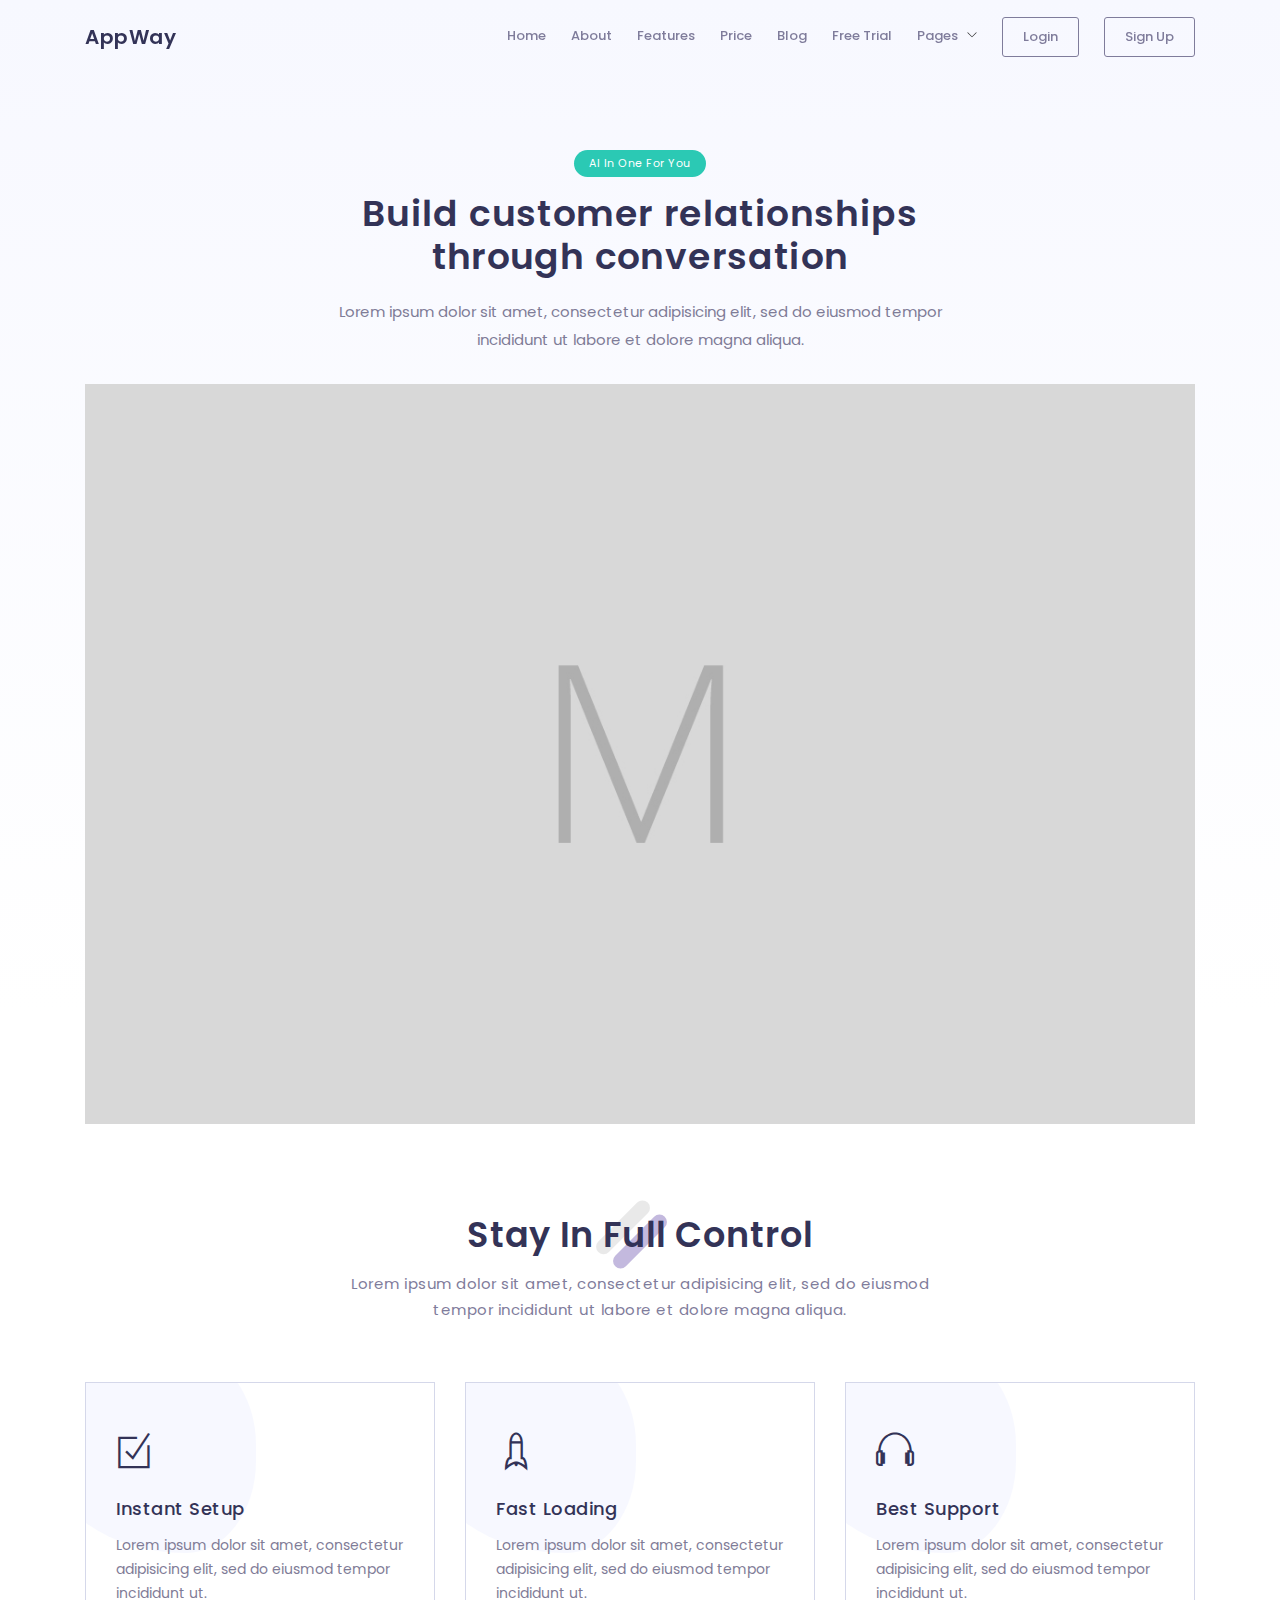
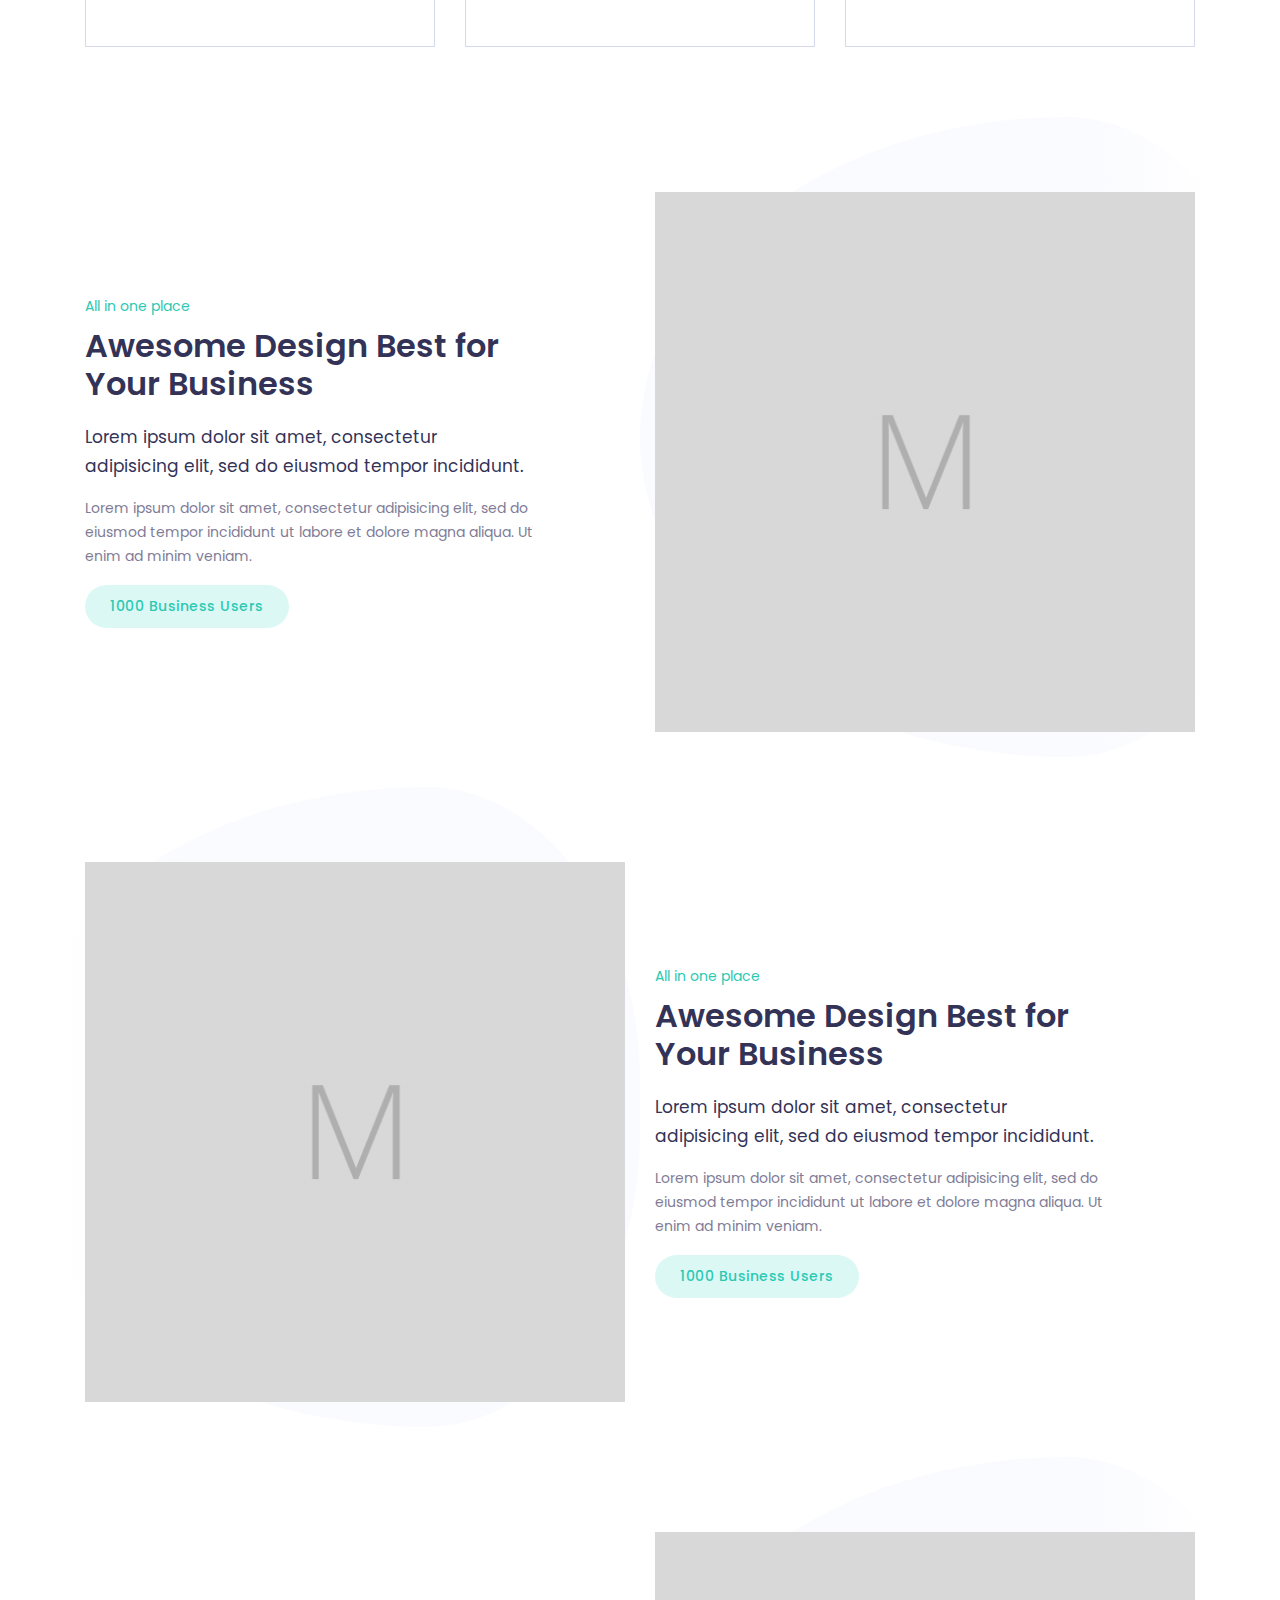
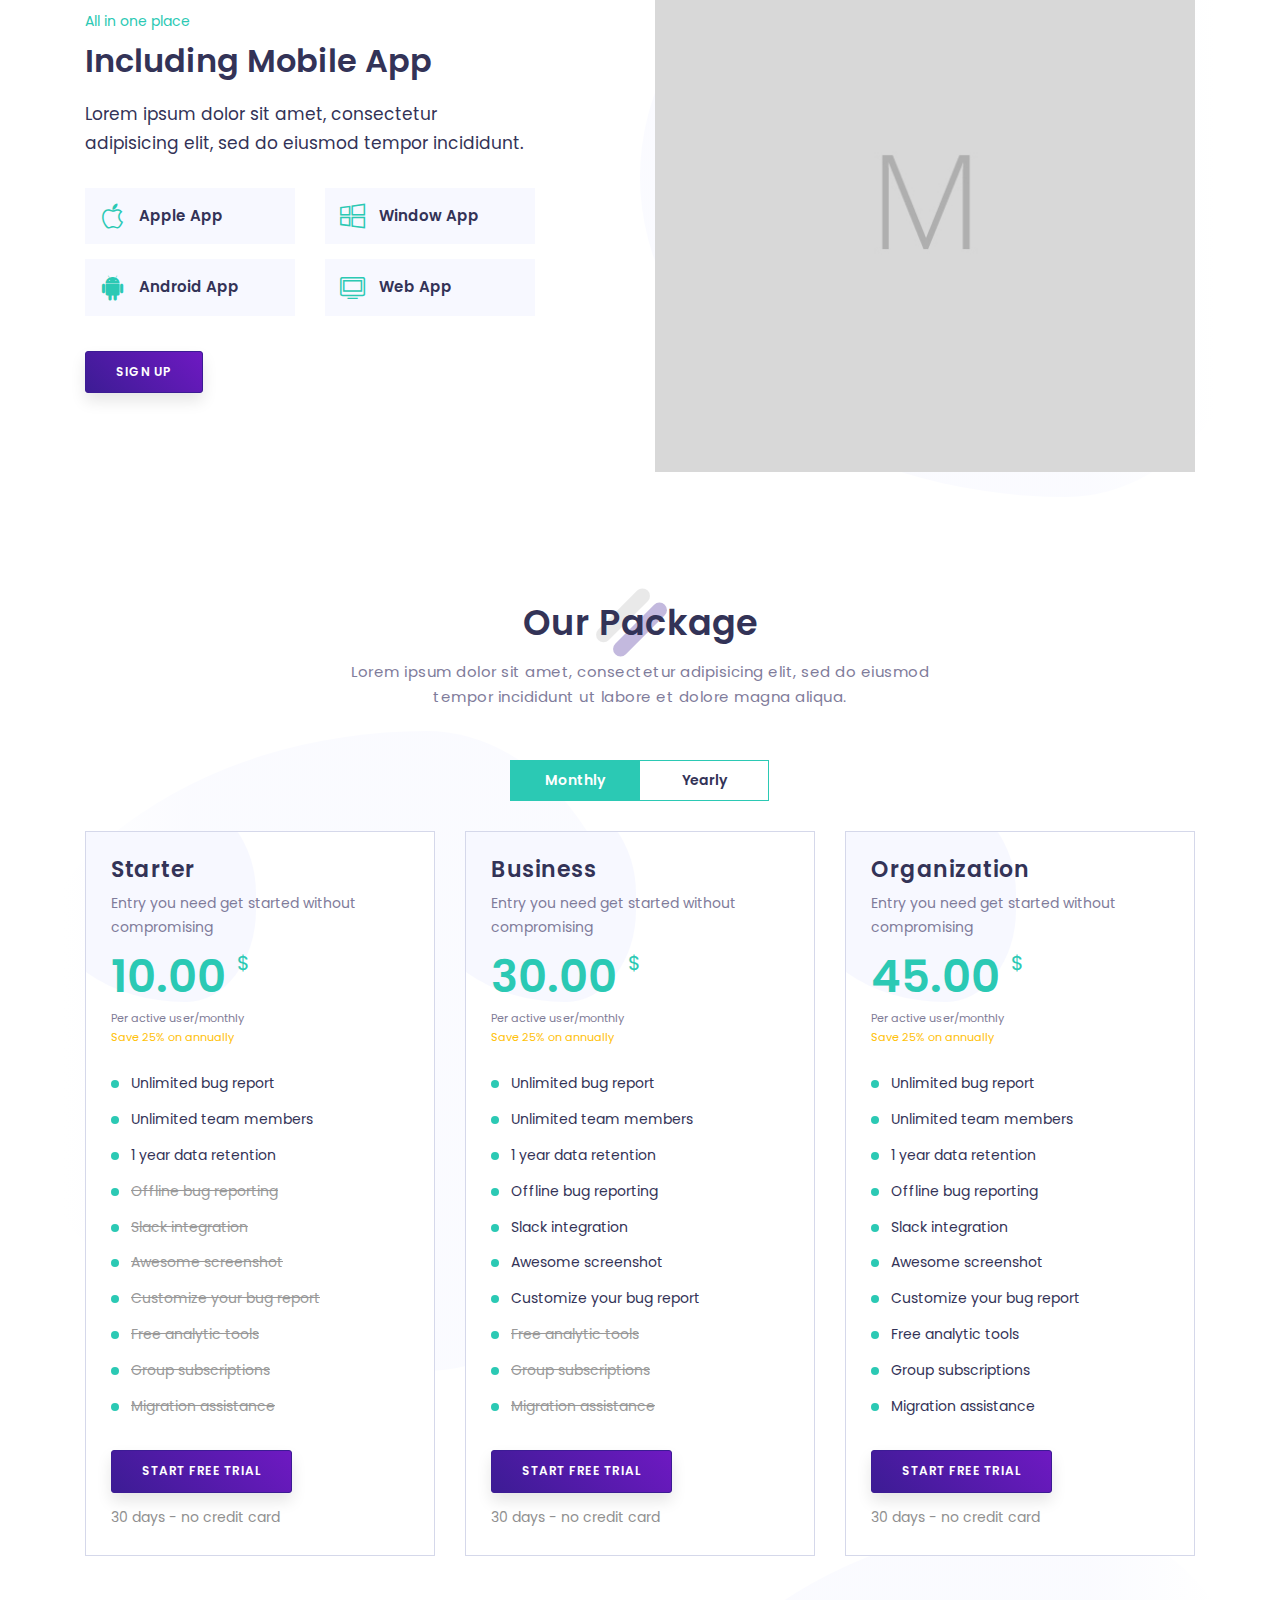
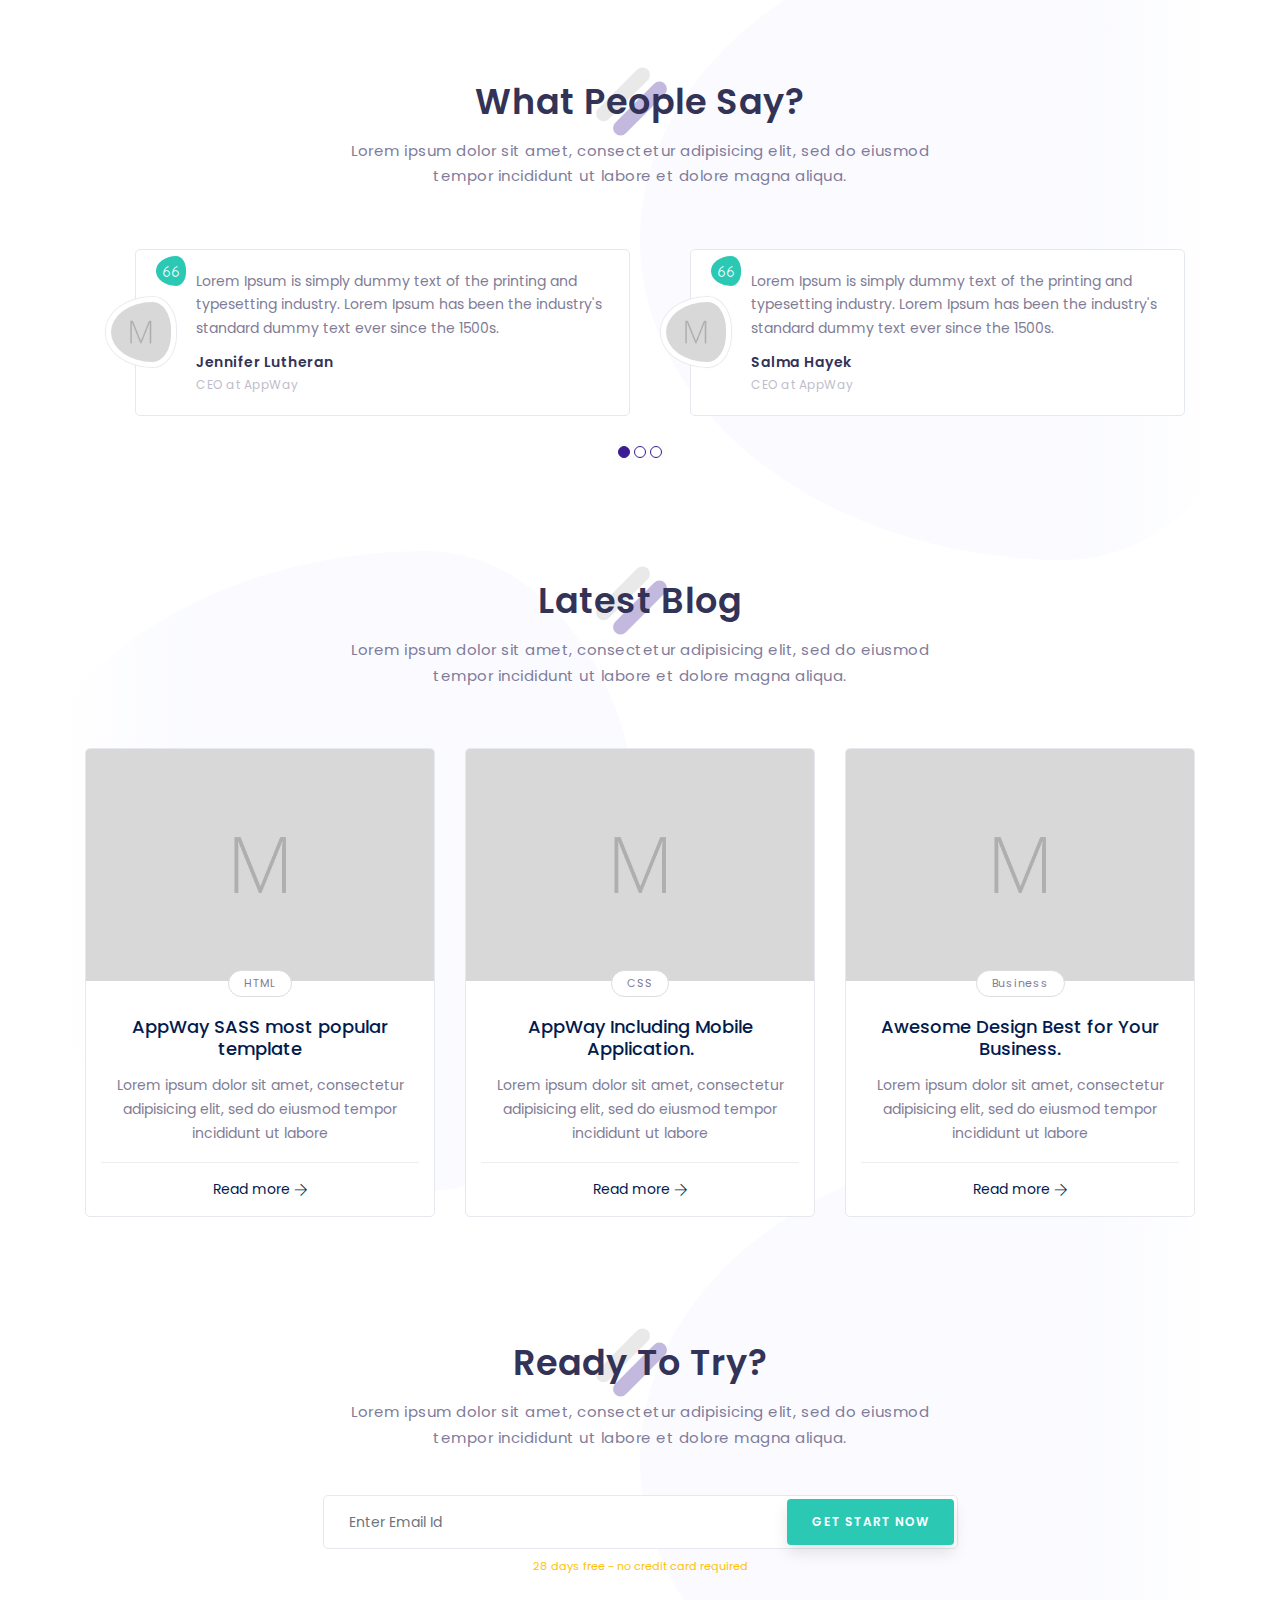
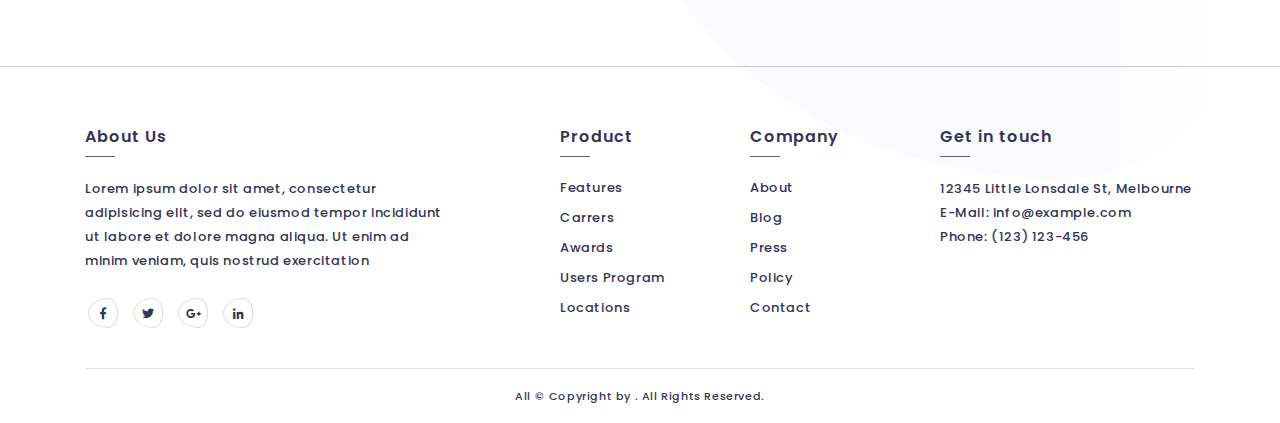
<file: index-02.html>
<!DOCTYPE html>
<html lang="zxx">

<head>
  <meta charset="utf-8">
  <meta http-equiv="X-UA-Compatible" content="IE=edge">
  <meta name="viewport" content="width=device-width, initial-scale=1, shrink-to-fit=no">
  <!--
  ========================================================================
  EXCLUSIVE ON themeforest.net
  ~~~~~~~~~~~~~~~~~~~~~~~~~~~~~~~~~~~~~~~~~~~~~~~~~~~~~~~~~~~~~~~~~~~~~~~~
  Template Name   : AppWay
  ========================================================================
  -->
  <!-- Page Title -->
  <title>AppWay - App Landing Page</title>
  <!-- / -->

  <!---Font Icon-->
  <link href="static/plugin/font-awesome/css/fontawesome-all.min.css" rel="stylesheet">
  <link href="static/plugin/themify-icons/themify-icons.css" rel="stylesheet">
  <!-- / -->

  <!-- Plugin CSS -->
  <link href="static/plugin/bootstrap/css/bootstrap.min.css" rel="stylesheet">
  <link href="static/plugin/owl-carousel/css/owl.carousel.min.css" rel="stylesheet">
  <link href="static/plugin/magnific/magnific-popup.css" rel="stylesheet">

  <!-- / -->

  <!-- Theme Style -->
  <link href="static/css/styles.css" rel="stylesheet">
  <link href="static/css/color/default.css" rel="stylesheet" id="color_theme">
  <!-- / -->

  <!-- Favicon -->
  <link rel="icon" href="favicon.ico" />
  <!-- / -->
</head>

<!-- Body Start -->
<body data-spy="scroll" data-target="#navbar" data-offset="98">

  <!-- Loading -->
  <div id="loading">
    <div class="load-circle"><span class="one"></span></div>
  </div>
  <!-- / -->

  <!-- Header -->
  <header>
    <nav class="navbar header-nav fixed-top navbar-expand-lg header-nav-light">
      <div class="container">
        <!-- Brand -->
        <a class="navbar-brand" href="#">
          AppWay
        </a>
        <!-- / -->

        <!-- Mobile Toggle -->
        <button class="navbar-toggler" type="button" data-toggle="collapse" data-target="#navbar" aria-controls="navbar" aria-expanded="false" aria-label="Toggle navigation">
            <span></span>
            <span></span>
            <span></span>
        </button>
        <!-- / -->

        <!-- Top Menu -->
        <div class="collapse navbar-collapse justify-content-end" id="navbar">
          <ul class="navbar-nav ml-auto">
            <li><a class="nav-link active" href="#home">Home</a></li>
            <li><a class="nav-link" href="#about">About</a></li>
            <li><a class="nav-link" href="#feature">Features</a></li>
            <li><a class="nav-link" href="#price">Price</a></li>
            <li><a class="nav-link" href="#blog">Blog</a></li>
            <li><a class="nav-link" href="#freetrial">Free Trial</a></li>
            <li>
              <a class="nav-link" href="javascript:;">Pages</a>
              <span class="sub-menu-toggle" data-toggle="dropdown" aria-haspopup="true" aria-expanded="false"><i class="ti-angle-down"></i></span> 
              <ul class="sub-menu">
                <li>
                  <a href="about.html">About Us</a>
                </li>
                <li>
                  <a href="price.html">Price</a>
                </li>
                <li>
                  <a href="faq.html">Faq's</a>
                </li>
                <li>
                  <a href="contatus.html">Contact us</a>
                </li>
              </ul>
            </li>
            <li><a class="nav-btn nav-link" href="#">Login</a></li>
            <li><a class="nav-btn nav-link" href="#">Sign Up</a></li>
          </ul>
        </div>
        <!-- / -->

      </div><!-- Container -->
    </nav> <!-- Navbar -->
  </header>
  <!-- Header End -->
  
  <!-- Main Start -->
  <main>

    <!-- Home Banner Start -->
    <section id="home" class="home-banner-02 gray-bg-g">
      <div class="container">
        <div class="row justify-content-center">
          <div class="col col-md-10 col-lg-7 text-center m-60px-t p-30px-t">
            <div class="home-text-center theme-after m-60px-t md-m-20px-t sm-m-0px-t">
              <label class="theme-2nd">Al In One For You</label>
              <h1 class="font-alt">Build customer relationships through conversation</h1>
              <p>Lorem ipsum dolor sit amet, consectetur adipisicing elit, sed do eiusmod tempor incididunt ut labore et dolore magna aliqua.</p>

            </div> <!-- home-text-center -->
          </div> <div class="col-md-12">
            <div class="home-right-inner text-center">
              <img src="static/img/1200x800.jpg" title="" alt="">
            </div>
          </div><!-- col -->
        </div>
      </div><!-- container -->
    </section>
    <!-- / -->

    <!-- Featre -->
    <section id="about" class="section p-40px-b">
      <div class="container">
        <div class="row justify-content-center m-45px-b md-m-25px-b">
          <div class="col-md-10 col-lg-8 col-xl-7">
            <div class="section-title">
              <h2 class="theme-after-bg">Stay in full control</h2>
              <p>Lorem ipsum dolor sit amet, consectetur adipisicing elit, sed do eiusmod tempor incididunt ut labore et dolore magna aliqua.</p>
            </div>
          </div>
        </div>

        <div class="row">
          <div class="col-md-4 m-15px-tb">
            <div class="feature-box-04">
              <div class="icon">
                <i class="ti-check-box"></i>
              </div>
              <h3 class="font-alt">Instant Setup</h3>
              <p>Lorem ipsum dolor sit amet, consectetur adipisicing elit, sed do eiusmod tempor incididunt ut.</p>
            </div>
          </div> <!-- col -->

          <div class="col-md-4 m-15px-tb">
            <div class="feature-box-04">
              <div class="icon">
                <i class="ti-rocket"></i>
              </div>
              <h3 class="font-alt">Fast Loading</h3>
              <p>Lorem ipsum dolor sit amet, consectetur adipisicing elit, sed do eiusmod tempor incididunt ut.</p>
            </div>
          </div> <!-- col -->

          <div class="col-md-4 m-15px-tb">
            <div class="feature-box-04">
              <div class="icon">
                <i class="ti-headphone"></i>
              </div>
              <h3 class="font-alt">Best Support</h3>
              <p>Lorem ipsum dolor sit amet, consectetur adipisicing elit, sed do eiusmod tempor incididunt ut.</p>
            </div>
          </div> <!-- col -->


        </div> <!-- row -->
      </div> <!-- container -->
    </section>
    <!-- / -->

    <!--  -->
    <section id="feature" class="section section-effect right p-40px-b">
      <div class="container">
        <div class="row align-items-center">
            <div class="col-md-6">
              <div class="feature-box-02">
                <label class="theme2nd-color">All in one place</label>
                <h3 class="m-20px-b font-alt">Awesome Design Best for Your Business</h3>
                <p class="large">Lorem ipsum dolor sit amet, consectetur adipisicing elit, sed do eiusmod tempor incididunt.</p>
                <p>Lorem ipsum dolor sit amet, consectetur adipisicing elit, sed do eiusmod tempor incididunt ut labore et dolore magna aliqua. Ut enim ad minim veniam.</p>
                <div class="help-text theme2nd-color">1000 Business Users</div>
              </div>
            </div> <!-- col -->
            <div class="col-md-6 sm-m-30px-t">
              <img src="static/img/550x500.jpg" title="" alt="">
            </div>
        </div><!-- row -->
      </div>
    </section>
    <!-- / -->

    <!--  -->
    <section class="section section-effect left p-40px-b">
      <div class="container">
        <div class="row align-items-center">
            <div class="col-md-6 sm-m-30px-t order-last order-md-first">
              <img src="static/img/550x500.jpg" title="" alt="">
            </div>

            <div class="col-md-6">
              <div class="feature-box-02">
                <label class="theme2nd-color">All in one place</label>
                <h3 class="m-20px-b font-alt">Awesome Design Best for Your Business</h3>
                <p class="large">Lorem ipsum dolor sit amet, consectetur adipisicing elit, sed do eiusmod tempor incididunt.</p>
                <p>Lorem ipsum dolor sit amet, consectetur adipisicing elit, sed do eiusmod tempor incididunt ut labore et dolore magna aliqua. Ut enim ad minim veniam.</p>
                <div class="help-text theme2nd-color">1000 Business Users</div>
              </div>
            </div> <!-- col -->
            
        </div><!-- row -->
      </div>
    </section>
    <!-- / -->

    <!--  -->
    <section class="section section-effect right p-40px-b">
      <div class="container">
        <div class="row align-items-center">
            
            <div class="col-md-6">
              <div class="feature-box-02">
                <label class="theme2nd-color">All in one place</label>
                <h3 class="m-20px-b font-alt">Including Mobile App</h3>
                <p class="large">Lorem ipsum dolor sit amet, consectetur adipisicing elit, sed do eiusmod tempor incididunt.</p>

                <div class="row m-20px-b m-30px-t">
                  <div class="col-lg-6">
                    <div class="app-box">
                      <i class="ti-apple theme2nd-color"></i> Apple App
                    </div>    
                  </div>

                  <div class="col-lg-6">
                    <div class="app-box">
                      <i class="ti-microsoft theme2nd-color"></i> Window App
                    </div>    
                  </div>

                  <div class="col-lg-6">
                    <div class="app-box">
                      <i class="ti-android theme2nd-color"></i> Android App
                    </div>    
                  </div>

                  <div class="col-lg-6">
                    <div class="app-box">
                      <i class="ti-desktop theme2nd-color"></i> Web App
                    </div>    
                  </div>

                </div> <!-- row -->
                <a href="#" class="m-btn m-btn-theme">Sign Up</a>
              </div>
            </div> <!-- col -->

            <div class="col-md-6 sm-m-30px-t">
              <img src="static/img/550x500.jpg" title="" alt="">
            </div>
            
        </div><!-- row -->
      </div>
    </section>
    <!-- / -->

    <!-- Price Table -->
    <section id="price" class="section section-effect left p-20px-b">
      <div class="container">
        <div class="row justify-content-center m-50px-b md-m-35px-b">
          <div class="col-md-10 col-lg-8 col-xl-7">
            <div class="section-title">
              <label>Price</label>
              <h2 class="theme-after-bg">Our Package</h2>
              <p>Lorem ipsum dolor sit amet, consectetur adipisicing elit, sed do eiusmod tempor incididunt ut labore et dolore magna aliqua.</p>
            </div>
          </div>
        </div>
        <div class="tab-style-2">
          <ul class="nav justify-content-center m-15px-b" id="pills-tab" role="tablist">
            <li class="nav-item">
              <a class="nav-link active" id="pills-month-tab" data-toggle="pill" href="#pills-month" role="tab" aria-controls="pills-month" aria-selected="true">Monthly</a>
            </li>
            <li class="nav-item">
              <a class="nav-link" id="pills-year-tab" data-toggle="pill" href="#pills-year" role="tab" aria-controls="pills-year" aria-selected="false">Yearly</a>
            </li>
          </ul>

          <div class="tab-content" id="pills-tabContent">
            <div class="tab-pane fade show active" id="pills-month" role="tabpanel" aria-labelledby="pills-month-tab">
                <div class="row">
                  <div class="col-md-4 m-15px-tb">
                    <div class="price-table">
                      <div class="price-header">
                        <h4 class="price-title">Starter</h4>
                        <p>Entry you need get started without compromising</p>
                        <div class="price-price">
                          <div class="price-value theme2nd-color">
                            10.00 <sup>$</sup>
                          </div>
                          <small>Per active user/monthly</small>
                          <small class="text-warning">Save 25% on annually</small>
                        </div>
                      </div>
                      <div class="price-body">
                        <ul>
                          <li>Unlimited bug report</li>
                          <li>Unlimited team members</li>
                          <li>1 year data retention</li>
                          <li class="no">Offline bug reporting</li>
                          <li class="no">Slack integration</li>
                          <li class="no">Awesome screenshot</li>
                          <li class="no">Customize your bug report</li>
                          <li class="no">Free analytic tools</li>
                          <li class="no">Group subscriptions</li>
                          <li class="no">Migration assistance</li>
                        </ul>
                      </div>
                      <div class="price-footer">
                        <a href="#" class="m-btn m-btn-theme">Start free trial</a>
                        <span class="d-block">30 days - no credit card</span>
                      </div>
                    </div>
                  </div>

                  <div class="col-md-4 m-15px-tb">
                    <div class="price-table">
                      <div class="price-header">
                        <h4 class="price-title">Business</h4>
                        <p>Entry you need get started without compromising</p>
                        <div class="price-price">
                          <div class="price-value theme2nd-color">
                            30.00 <sup>$</sup>
                          </div>
                          <small>Per active user/monthly</small>
                          <small class="text-warning">Save 25% on annually</small>
                        </div>
                      </div>
                      <div class="price-body">
                        <ul>
                          <li>Unlimited bug report</li>
                          <li>Unlimited team members</li>
                          <li>1 year data retention</li>
                          <li>Offline bug reporting</li>
                          <li>Slack integration</li>
                          <li>Awesome screenshot</li>
                          <li>Customize your bug report</li>
                          <li class="no">Free analytic tools</li>
                          <li class="no">Group subscriptions</li>
                          <li class="no">Migration assistance</li>
                        </ul>
                      </div>
                      <div class="price-footer">
                        <a href="#" class="m-btn m-btn-theme">Start free trial</a>
                        <span class="d-block">30 days - no credit card</span>
                      </div>
                    </div>
                  </div>

                  <div class="col-md-4 m-15px-tb">
                    <div class="price-table">
                      <div class="price-header">
                        <h4 class="price-title">Organization</h4>
                        <p>Entry you need get started without compromising</p>
                        <div class="price-price">
                          <div class="price-value theme2nd-color">
                            45.00 <sup>$</sup>
                          </div>
                          <small>Per active user/monthly</small>
                          <small class="text-warning">Save 25% on annually</small>
                        </div>
                      </div>
                      <div class="price-body">
                        <ul>
                          <li>Unlimited bug report</li>
                          <li>Unlimited team members</li>
                          <li>1 year data retention</li>
                          <li>Offline bug reporting</li>
                          <li>Slack integration</li>
                          <li>Awesome screenshot</li>
                          <li>Customize your bug report</li>
                          <li>Free analytic tools</li>
                          <li>Group subscriptions</li>
                          <li>Migration assistance</li>
                        </ul>
                      </div>
                      <div class="price-footer">
                        <a href="#" class="m-btn m-btn-theme">Start free trial</a>
                        <span class="d-block">30 days - no credit card</span>
                      </div>
                    </div>
                  </div>

                </div>
            </div>
            <!-- Tab pane end -->

            <!-- Tab Pane Start -->
            <div class="tab-pane fade" id="pills-year" role="tabpanel" aria-labelledby="pills-year-tab">
              <div class="row">
                  <div class="col-md-4 m-15px-tb">
                    <div class="price-table">
                      <div class="price-header">
                        <h4 class="price-title">Starter</h4>
                        <p>Entry you need get started without compromising</p>
                        <div class="price-price">
                          <div class="price-value theme2nd-color">
                            20.00 <sup>$</sup>
                          </div>
                          <small>Per active user/monthly</small>
                          <small class="text-warning">Save 25% First Time</small>
                        </div>
                      </div>
                      <div class="price-body">
                        <ul>
                          <li>Unlimited bug report</li>
                          <li>Unlimited team members</li>
                          <li>1 year data retention</li>
                          <li class="no">Offline bug reporting</li>
                          <li class="no">Slack integration</li>
                          <li class="no">Awesome screenshot</li>
                          <li class="no">Customize your bug report</li>
                          <li class="no">Free analytic tools</li>
                          <li class="no">Group subscriptions</li>
                          <li class="no">Migration assistance</li>
                        </ul>
                      </div>
                      <div class="price-footer">
                        <a href="#" class="m-btn m-btn-theme">Start free trial</a>
                        <span class="d-block">30 days - no credit card</span>
                      </div>
                    </div>
                  </div>

                  <div class="col-md-4 m-15px-tb">
                    <div class="price-table">
                      <div class="price-header">
                        <h4 class="price-title">Business</h4>
                        <p>Entry you need get started without compromising</p>
                        <div class="price-price">
                          <div class="price-value theme2nd-color">
                            60.00 <sup>$</sup>
                          </div>
                          <small>Per active user/monthly</small>
                          <small class="text-warning">Save 25% First Time</small>
                        </div>
                      </div>
                      <div class="price-body">
                        <ul>
                          <li>Unlimited bug report</li>
                          <li>Unlimited team members</li>
                          <li>1 year data retention</li>
                          <li>Offline bug reporting</li>
                          <li>Slack integration</li>
                          <li>Awesome screenshot</li>
                          <li>Customize your bug report</li>
                          <li class="no">Free analytic tools</li>
                          <li class="no">Group subscriptions</li>
                          <li class="no">Migration assistance</li>
                        </ul>
                      </div>
                      <div class="price-footer">
                        <a href="#" class="m-btn m-btn-theme">Start free trial</a>
                        <span class="d-block">30 days - no credit card</span>
                      </div>
                    </div>
                  </div>

                  <div class="col-md-4 m-15px-tb">
                    <div class="price-table">
                      <div class="price-header">
                        <h4 class="price-title">Organization</h4>
                        <p>Entry you need get started without compromising</p>
                        <div class="price-price">
                          <div class="price-value theme2nd-color">
                            90.00 <sup>$</sup>
                          </div>
                          <small>Per active user/monthly</small>
                          <small class="text-warning">Save 25% First Time</small>
                        </div>
                      </div>
                      <div class="price-body">
                        <ul>
                          <li>Unlimited bug report</li>
                          <li>Unlimited team members</li>
                          <li>1 year data retention</li>
                          <li>Offline bug reporting</li>
                          <li>Slack integration</li>
                          <li>Awesome screenshot</li>
                          <li>Customize your bug report</li>
                          <li>Free analytic tools</li>
                          <li>Group subscriptions</li>
                          <li>Migration assistance</li>
                        </ul>
                      </div>
                      <div class="price-footer">
                        <a href="#" class="m-btn m-btn-theme">Start free trial</a>
                        <span class="d-block">30 days - no credit card</span>
                      </div>
                    </div>
                  </div>
                  
                </div>
            </div>
            <!-- tab pane end-->
          </div>
        </div>
      </div> <!-- container -->
    </section>
    <!-- / -->

    <!-- Testimonial -->
    <section class="section testimonial-section section-effect right p-20px-b">
      <div class="container">
        <div class="row justify-content-center m-60px-b md-m-40px-b">
          <div class="col-md-10 col-lg-8 col-xl-7">
            <div class="section-title text-center">
              <label>Testimonial</label>
              <h2 class="theme-after-bg">What People Say?</h2>
              <div class="title-border"><span class="lg"></span><span class="md"></span><span class="sm"></span></div>
              <p>Lorem ipsum dolor sit amet, consectetur adipisicing elit, sed do eiusmod tempor incididunt ut labore et dolore magna aliqua.</p>
            </div>
          </div>
        </div>

        <div class="row justify-content-center">
          <div class="col-md-12">
              <div id="client-slider-single" class="owl-carousel">
                <div class="testimonial-col">                    
                  <i class="ti-quote-left"></i>
                    <div class="say">
                      <p>Lorem Ipsum is simply dummy text of the printing and typesetting industry. Lorem Ipsum has been the industry's standard dummy text ever since the 1500s.</p>
                    </div>
                    <div class="user">
                      <div class="img">
                        <img src="static/img/100x100.jpg" alt="" title="">
                      </div>
                      <div class="name">
                        <span>Jennifer Lutheran</span>
                        <label>CEO at AppWay</label>
                      </div>
                    </div>
                </div>

                <div class="testimonial-col">                    
                  <i class="ti-quote-left"></i>
                    <div class="say">
                      <p>Lorem Ipsum is simply dummy text of the printing and typesetting industry. Lorem Ipsum has been the industry's standard dummy text ever since the 1500s.</p>
                    </div>
                    <div class="user">
                      <div class="img">
                        <img src="static/img/100x100.jpg" alt="" title="">
                      </div>
                      <div class="name">
                        <span>Salma Hayek</span>
                        <label>CEO at AppWay</label>
                      </div>
                    </div>
                </div>

                <div class="testimonial-col">                    
                  <i class="ti-quote-left"></i>
                    <div class="say">
                      <p>Lorem Ipsum is simply dummy text of the printing and typesetting industry. Lorem Ipsum has been the industry's standard dummy text ever since the 1500s.</p>
                    </div>
                    <div class="user">
                      <div class="img">
                        <img src="static/img/100x100.jpg" alt="" title="">
                      </div>
                      <div class="name">
                        <span>Martin Lutheran</span>
                        <label>CEO at AppWay</label>
                      </div>
                    </div>
                </div>

                <div class="testimonial-col">                    
                  <i class="ti-quote-left"></i>
                    <div class="say">
                      <p>Lorem Ipsum is simply dummy text of the printing and typesetting industry. Lorem Ipsum has been the industry's standard dummy text ever since the 1500s.</p>
                    </div>
                    <div class="user">
                      <div class="img">
                        <img src="static/img/100x100.jpg" alt="" title="">
                      </div>
                      <div class="name">
                        <span>Brad Pitt</span>
                        <label>CEO at AppWay</label>
                      </div>
                    </div>
                </div>

                <div class="testimonial-col">                    
                  <i class="ti-quote-left"></i>
                    <div class="say">
                      <p>Lorem Ipsum is simply dummy text of the printing and typesetting industry. Lorem Ipsum has been the industry's standard dummy text ever since the 1500s.</p>
                    </div>
                    <div class="user">
                      <div class="img">
                        <img src="static/img/100x100.jpg" alt="" title="">
                      </div>
                      <div class="name">
                        <span>Jennifer</span>
                        <label>CEO at AppWay</label>
                      </div>
                    </div>
                </div>

              </div> <!-- owl -->
          </div> <!-- col -->
        </div> <!-- row -->

      </div> <!-- container -->
    </section>
    <!--  / -->

    <!-- Our Blog -->
    <section id="blog" class="section section-effect left p-20px-b">
      <div class="container">
        <div class="row justify-content-center m-45px-b md-m-25px-b">
          <div class="col-md-10 col-lg-8 col-xl-7">
            <div class="section-title text-center">
              <label>News</label>
              <h2 class="theme-after-bg">Latest Blog</h2>
              <div class="title-border"><span class="lg"></span><span class="md"></span><span class="sm"></span></div>
              <p>Lorem ipsum dolor sit amet, consectetur adipisicing elit, sed do eiusmod tempor incididunt ut labore et dolore magna aliqua.</p>
            </div>
          </div>
        </div>

        <div class="row">
          <div class="col-md-4 m-15px-tb">
            <div class="blog-item">
              <div class="img">
                <img src="static/img/1200x800.jpg" title="" alt="">
              </div>
              <div class="blog-content">
                <div class="cat"><label>HTML</label></div>
                <h4><a href="#">AppWay SASS most popular template</a></h4>
                <p>Lorem ipsum dolor sit amet, consectetur adipisicing elit, sed do eiusmod tempor incididunt ut labore</p>
                <div class="more">
                  <a href="#">Read more <i class="ti-arrow-right"></i></a>
                </div>
              </div>
            </div>
          </div> <!-- col -->

          <div class="col-md-4 m-15px-tb">
            <div class="blog-item">
              <div class="img">
                <img src="static/img/1200x800.jpg" title="" alt="">
              </div>
              <div class="blog-content">
                <div class="cat"><label>CSS</label></div>
                <h4><a href="#">AppWay Including Mobile Application.</a></h4>
                <p>Lorem ipsum dolor sit amet, consectetur adipisicing elit, sed do eiusmod tempor incididunt ut labore</p>
                <div class="more">
                  <a href="#">Read more <i class="ti-arrow-right"></i></a>
                </div>
              </div>
            </div>
          </div> <!-- col -->

          <div class="col-md-4 m-15px-tb">
            <div class="blog-item">
              <div class="img">
                <img src="static/img/1200x800.jpg" title="" alt="">
              </div>
              <div class="blog-content">
                <div class="cat"><label>Business</label></div>
                <h4><a href="#">Awesome Design Best for Your Business.</a></h4>
                <p>Lorem ipsum dolor sit amet, consectetur adipisicing elit, sed do eiusmod tempor incididunt ut labore</p>
                <div class="more">
                  <a href="#">Read more <i class="ti-arrow-right"></i></a>
                </div>
              </div>
            </div>
          </div> <!-- col -->
        </div> <!-- row -->

      </div> <!-- container -->
    </section>
    <!-- / -->
     
    <section id="freetrial" class="section free-try-action section-effect right">
      <div class="container">
        <div class="row justify-content-center m-45px-b md-m-25px-b">
          <div class="col-md-10 col-lg-8 col-xl-7">
            <div class="section-title text-center">
              <h2 class="theme-after-bg">Ready to try?</h2>
              <p>Lorem ipsum dolor sit amet, consectetur adipisicing elit, sed do eiusmod tempor incididunt ut labore et dolore magna aliqua.</p>
            </div>
          </div>
        </div>

          <div class="row justify-content-center">
            <div class="col-md-7 text-center">
              <div class="subscribe-box">
                <input placeholder="Enter Email Id" class="form-control" type="text" name="Start Now">
                <button class="m-btn m-btn-theme2nd">Get Start Now</button>
                <small class="text-warning">28 days free - no credit card required</small>
              </div>
            </div>
          </div> <!-- row -->
        </div>
    </section>

  </main>
  <!-- Main End -->

  <!-- Footer Start -->
  <footer class="footer footer-light">
    <!-- / -->
    <section class="footer-section">
      <div class="container">
        <div class="row">
          <div class="col-md-12 col-lg-5 sm-m-15px-tb md-m-30px-b">
            <h4 class="font-alt">About Us</h4>
            <p class="footer-text">Lorem ipsum dolor sit amet, consectetur adipisicing elit, sed do eiusmod
            tempor incididunt ut labore et dolore magna aliqua. Ut enim ad minim veniam,
            quis nostrud exercitation</p>
            <ul class="social-icons">
              <li><a class="facebook" href="#"><i class="fab fa-facebook-f"></i></a></li>
              <li><a class="twitter" href="#"><i class="fab fa-twitter"></i></a></li>
              <li><a class="google" href="#"><i class="fab fa-google-plus-g"></i></a></li>
              <li><a class="linkedin" href="#"><i class="fab fa-linkedin-in"></i></a></li>
            </ul>
          </div> <!-- col -->

          <div class="col-6 col-md-4 col-lg-2 sm-m-15px-tb">
            <h4 class="font-alt">Product</h4>
            
            <ul class="fot-link">
              <li><a href="#">Features</a></li>
              <li><a href="#">Carrers</a></li>
              <li><a href="#">Awards</a></li>
              <li><a href="#">Users Program</a></li>
              <li><a href="#">Locations</a></li>
            </ul>
          </div> <!-- col -->

          <div class="col-6 col-md-4 col-lg-2 sm-m-15px-tb">
            <h4 class="font-alt">Company</h4>
            <ul class="fot-link">
                <li><a href="#">About</a></li>
                <li><a href="#">Blog</a></li>
                <li><a href="#">Press</a></li>
                <li><a href="#">Policy</a></li>
                <li><a href="#">Contact</a></li>
              </ul>
          </div>

          <div class="col-md-4 col-lg-3 sm-m-15px-tb">
            <h4 class="font-alt">Get in touch</h4>
            <p>12345 Little Lonsdale St, Melbourne</p>
            <p><span>E-Mail:</span> info@example.com </p>
            <p><span>Phone:</span> (123) 123-456</p>
          </div> <!-- col -->

        </div>
        
        <div class="footer-copy">
          <div class="row">
            <div class="col-12">
              <p>All © Copyright by . All Rights Reserved.</p>
            </div><!-- col -->
          </div> <!-- row -->
        </div> <!-- footer-copy -->

      </div> <!-- container -->   
    </section>
  </footer>
  <!-- / -->

  <!-- jQuery -->
  <script src="static/js/jquery-3.2.1.min.js"></script>
  <script src="static/js/jquery-migrate-3.0.0.min.js"></script>

  <!-- Plugins -->
  <script src="static/plugin/bootstrap/js/popper.min.js"></script>
  <script src="static/plugin/bootstrap/js/bootstrap.min.js"></script>
  <script src="static/plugin/owl-carousel/js/owl.carousel.min.js"></script>
  <script src="static/plugin/magnific/jquery.magnific-popup.min.js"></script>

  <!-- custom -->
  <script src="static/js/custom.js"></script>
</body>
<!-- Body End -->

</html>
</file>
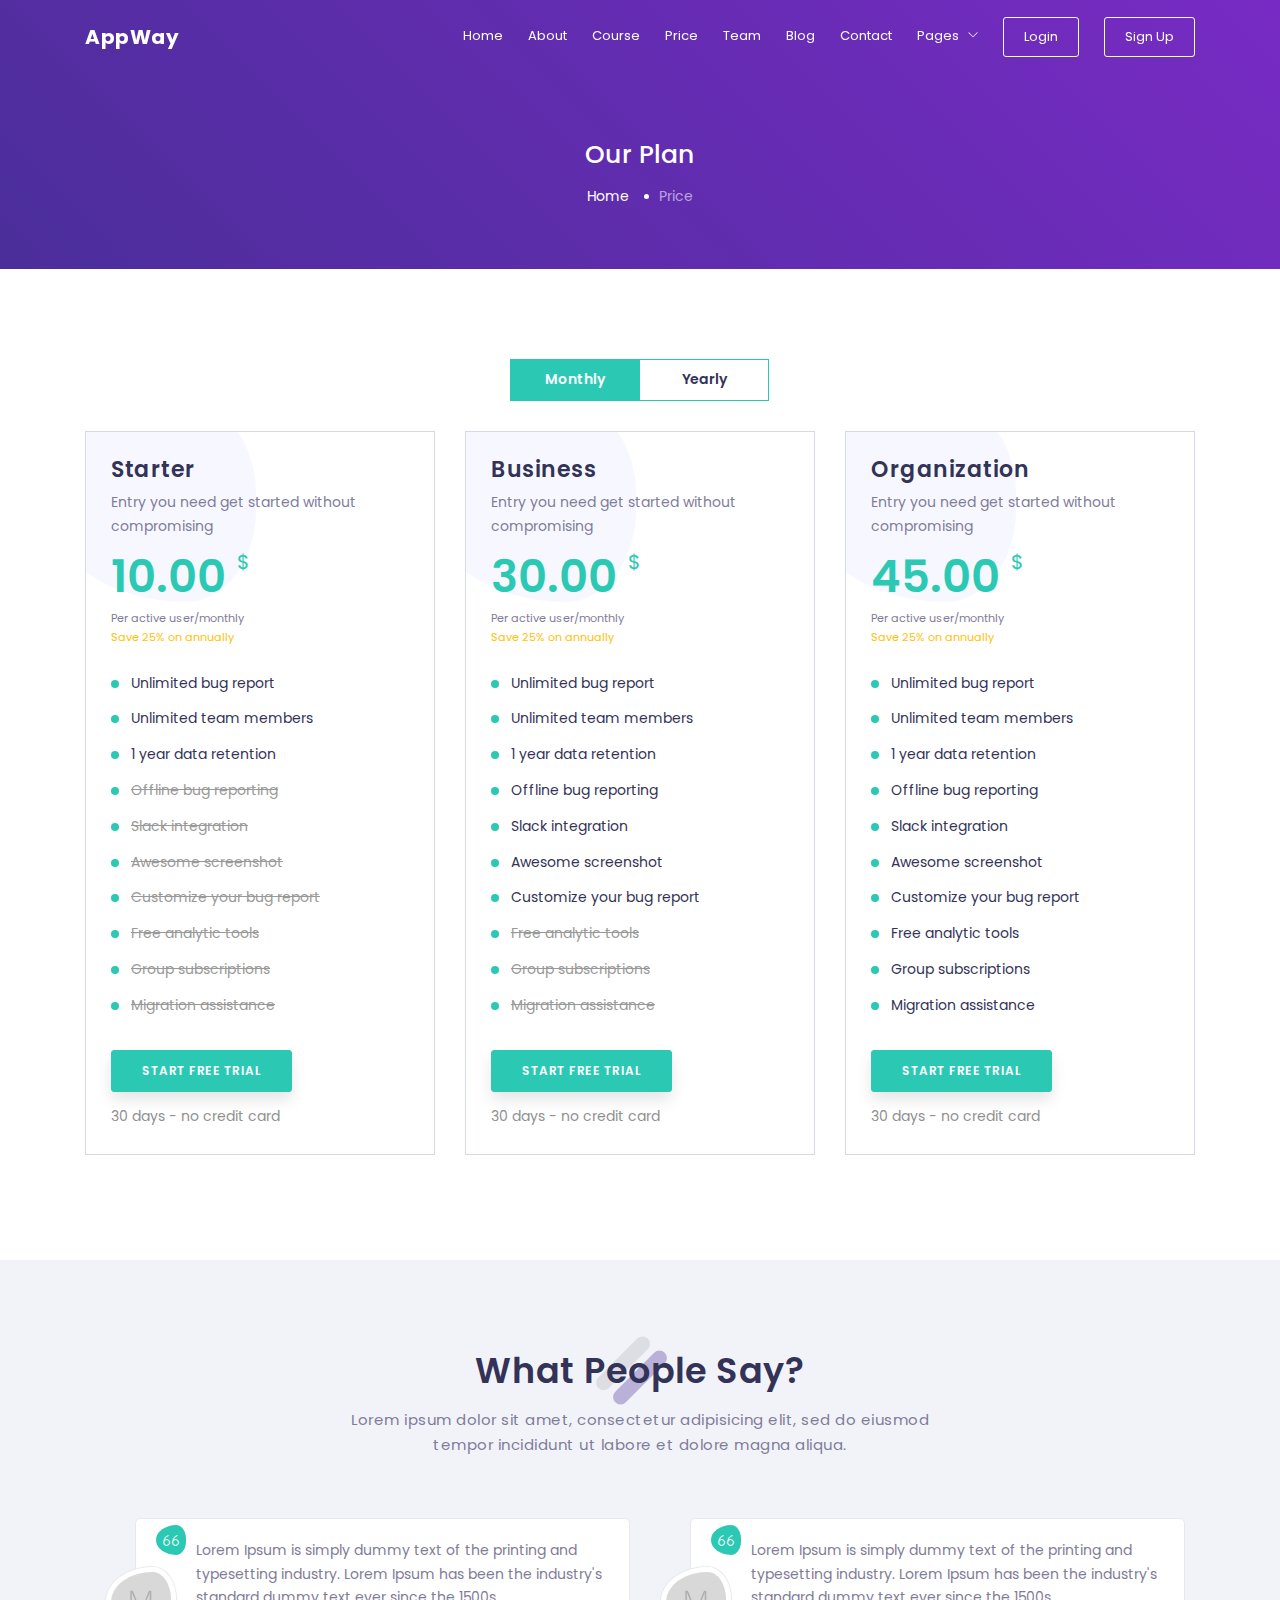
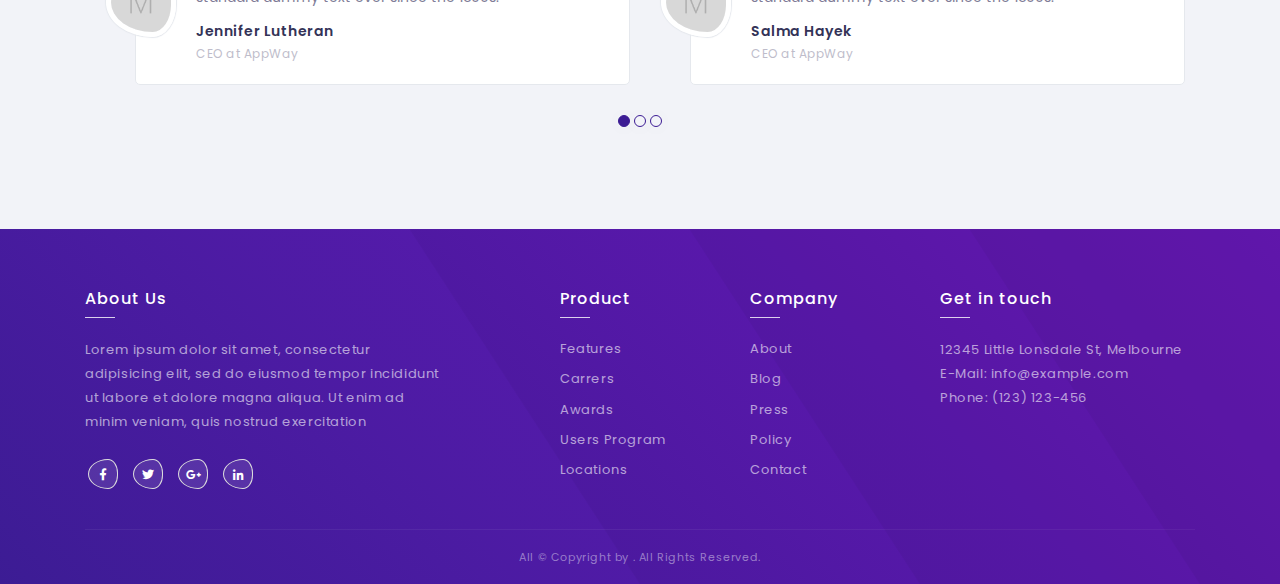
<file: price.html>
<!DOCTYPE html>
<html lang="zxx">

<head>
  <meta charset="utf-8">
  <meta http-equiv="X-UA-Compatible" content="IE=edge">
  <meta name="viewport" content="width=device-width, initial-scale=1, shrink-to-fit=no">
  <!--
  ========================================================================
  EXCLUSIVE ON themeforest.net
  ~~~~~~~~~~~~~~~~~~~~~~~~~~~~~~~~~~~~~~~~~~~~~~~~~~~~~~~~~~~~~~~~~~~~~~~~
  Template Name   : AppWay  
  ========================================================================
  -->
  <!-- Page Title -->
  <title>AppWay - App Landing Page</title>
  <!-- / -->

  <!---Font Icon-->
  <link href="static/plugin/font-awesome/css/fontawesome-all.min.css" rel="stylesheet">
  <link href="static/plugin/themify-icons/themify-icons.css" rel="stylesheet">
  <!-- / -->

  <!-- Plugin CSS -->
  <link href="static/plugin/bootstrap/css/bootstrap.min.css" rel="stylesheet">
  <link href="static/plugin/owl-carousel/css/owl.carousel.min.css" rel="stylesheet">
  <link href="static/plugin/magnific/magnific-popup.css" rel="stylesheet">
  <!-- / -->

  <!-- Theme Style -->
  <link href="static/css/styles.css" rel="stylesheet">
  <link href="static/css/color/default.css" rel="stylesheet" id="color_theme">
  <!-- / -->

  <!-- Favicon -->
  <link rel="icon" href="favicon.ico" />
  <!-- / -->
</head>

<!-- Body Start -->
<body>

  <!-- Loading -->
  <div id="loading">
    <div class="load-circle"><span class="one"></span></div>
  </div>
  <!-- / -->

  <!-- Header -->
  <header>
    <nav class="navbar header-nav fixed-top navbar-expand-lg">
      <div class="container">
        <!-- Brand -->
        <a class="navbar-brand" href="#">
          AppWay
        </a>
        <!-- / -->

        <!-- Mobile Toggle -->
        <button class="navbar-toggler" type="button" data-toggle="collapse" data-target="#navbar" aria-controls="navbar" aria-expanded="false" aria-label="Toggle navigation">
            <span></span>
            <span></span>
            <span></span>
        </button>
        <!-- / -->

        <!-- Top Menu -->
        <div class="collapse navbar-collapse justify-content-end" id="navbar">
          <ul class="navbar-nav ml-auto">
            <li><a class="nav-link" href="index.html#home">Home</a> </li>
            <li><a class="nav-link" href="index.html#about">About</a></li>
            <li><a class="nav-link" href="index.html#course">Course</a></li>
            <li><a class="nav-link" href="index.html#price">Price</a></li>
            <li><a class="nav-link" href="index.html#team">Team</a></li>
            <li><a class="nav-link" href="index.html#blog">Blog</a></li>
            <li><a class="nav-link" href="index.html#contatus">Contact</a></li>
            
            <li>
              <a class="nav-link" href="javascript:;">Pages</a>
              <span class="sub-menu-toggle" data-toggle="dropdown" aria-haspopup="true" aria-expanded="false"><i class="ti-angle-down"></i></span> 
              <ul class="sub-menu">
                <li>
                  <a href="about.html">About Us</a>
                </li>
                <li>
                  <a href="price.html">Price</a>
                </li>
                <li>
                  <a href="faq.html">Faq's</a>
                </li>
                <li>
                  <a href="contatus.html">Contact us</a>
                </li>
              </ul>
            </li>

            <li><a class="nav-btn nav-link" href="#">Login</a></li>
            <li><a class="nav-btn nav-link" href="#">Sign Up</a></li>
          </ul>
        </div>
        <!-- / -->

      </div><!-- Container -->
    </nav> <!-- Navbar -->
  </header>
  <!-- Header End -->
  
  <!-- Main Start -->
  <main>

    <!-- Page Title -->
    <section class="section page-title-section theme-after bg-fixed bg-center-center bg-cover" style="background-image: url(static/img/1600x1000.jpg);">
      <div class="container">
            <div class="page-title text-center">
              <h1>Our Plan</h1>
            </div>  
            <ol class="breadcrumb justify-content-center">
                <li><a href="index.html">Home</a></li>
                <li class="active">Price</li>
            </ol>
      </div>
    </section>
    <!-- / -->

    <!-- Price Table -->
    <section id="price" class="section">
      <div class="container">

        <div class="tab-style-2">
          <ul class="nav justify-content-center m-15px-b" id="pills-tab" role="tablist">
            <li class="nav-item">
              <a class="nav-link active" id="pills-month-tab" data-toggle="pill" href="#pills-month" role="tab" aria-controls="pills-month" aria-selected="true">Monthly</a>
            </li>
            <li class="nav-item">
              <a class="nav-link" id="pills-year-tab" data-toggle="pill" href="#pills-year" role="tab" aria-controls="pills-year" aria-selected="false">Yearly</a>
            </li>
          </ul>

          <div class="tab-content" id="pills-tabContent">
            <div class="tab-pane fade show active" id="pills-month" role="tabpanel" aria-labelledby="pills-month-tab">
                <div class="row">
                  <div class="col-md-4 m-15px-tb">
                    <div class="price-table">
                      <div class="price-header">
                        <h4 class="price-title">Starter</h4>
                        <p>Entry you need get started without compromising</p>
                        <div class="price-price">
                          <div class="price-value theme2nd-color">
                            10.00 <sup>$</sup>
                          </div>
                          <small>Per active user/monthly</small>
                          <small class="text-warning">Save 25% on annually</small>
                        </div>
                      </div>
                      <div class="price-body">
                        <ul>
                          <li>Unlimited bug report</li>
                          <li>Unlimited team members</li>
                          <li>1 year data retention</li>
                          <li class="no">Offline bug reporting</li>
                          <li class="no">Slack integration</li>
                          <li class="no">Awesome screenshot</li>
                          <li class="no">Customize your bug report</li>
                          <li class="no">Free analytic tools</li>
                          <li class="no">Group subscriptions</li>
                          <li class="no">Migration assistance</li>
                        </ul>
                      </div>
                      <div class="price-footer">
                        <a href="#" class="m-btn m-btn-theme2nd">Start free trial</a>
                        <span class="d-block">30 days - no credit card</span>
                      </div>
                    </div>
                  </div>

                  <div class="col-md-4 m-15px-tb">
                    <div class="price-table">
                      <div class="price-header">
                        <h4 class="price-title">Business</h4>
                        <p>Entry you need get started without compromising</p>
                        <div class="price-price">
                          <div class="price-value theme2nd-color">
                            30.00 <sup>$</sup>
                          </div>
                          <small>Per active user/monthly</small>
                          <small class="text-warning">Save 25% on annually</small>
                        </div>
                      </div>
                      <div class="price-body">
                        <ul>
                          <li>Unlimited bug report</li>
                          <li>Unlimited team members</li>
                          <li>1 year data retention</li>
                          <li>Offline bug reporting</li>
                          <li>Slack integration</li>
                          <li>Awesome screenshot</li>
                          <li>Customize your bug report</li>
                          <li class="no">Free analytic tools</li>
                          <li class="no">Group subscriptions</li>
                          <li class="no">Migration assistance</li>
                        </ul>
                      </div>
                      <div class="price-footer">
                        <a href="#" class="m-btn m-btn-theme2nd">Start free trial</a>
                        <span class="d-block">30 days - no credit card</span>
                      </div>
                    </div>
                  </div>

                  <div class="col-md-4 m-15px-tb">
                    <div class="price-table">
                      <div class="price-header">
                        <h4 class="price-title">Organization</h4>
                        <p>Entry you need get started without compromising</p>
                        <div class="price-price">
                          <div class="price-value theme2nd-color">
                            45.00 <sup>$</sup>
                          </div>
                          <small>Per active user/monthly</small>
                          <small class="text-warning">Save 25% on annually</small>
                        </div>
                      </div>
                      <div class="price-body">
                        <ul>
                          <li>Unlimited bug report</li>
                          <li>Unlimited team members</li>
                          <li>1 year data retention</li>
                          <li>Offline bug reporting</li>
                          <li>Slack integration</li>
                          <li>Awesome screenshot</li>
                          <li>Customize your bug report</li>
                          <li>Free analytic tools</li>
                          <li>Group subscriptions</li>
                          <li>Migration assistance</li>
                        </ul>
                      </div>
                      <div class="price-footer">
                        <a href="#" class="m-btn m-btn-theme2nd">Start free trial</a>
                        <span class="d-block">30 days - no credit card</span>
                      </div>
                    </div>
                  </div>

                </div>
            </div>
            <!-- Tab pane end -->

            <!-- Tab Pane Start -->
            <div class="tab-pane fade" id="pills-year" role="tabpanel" aria-labelledby="pills-year-tab">
              <div class="row">
                  <div class="col-md-4 m-15px-tb">
                    <div class="price-table">
                      <div class="price-header">
                        <h4 class="price-title">Starter</h4>
                        <p>Entry you need get started without compromising</p>
                        <div class="price-price">
                          <div class="price-value theme2nd-color">
                            20.00 <sup>$</sup>
                          </div>
                          <small>Per active user/monthly</small>
                          <small class="text-warning">Save 25% First Time</small>
                        </div>
                      </div>
                      <div class="price-body">
                        <ul>
                          <li>Unlimited bug report</li>
                          <li>Unlimited team members</li>
                          <li>1 year data retention</li>
                          <li class="no">Offline bug reporting</li>
                          <li class="no">Slack integration</li>
                          <li class="no">Awesome screenshot</li>
                          <li class="no">Customize your bug report</li>
                          <li class="no">Free analytic tools</li>
                          <li class="no">Group subscriptions</li>
                          <li class="no">Migration assistance</li>
                        </ul>
                      </div>
                      <div class="price-footer">
                        <a href="#" class="m-btn m-btn-theme">Start free trial</a>
                        <span class="d-block">30 days - no credit card</span>
                      </div>
                    </div>
                  </div>

                  <div class="col-md-4 m-15px-tb">
                    <div class="price-table">
                      <div class="price-header">
                        <h4 class="price-title">Business</h4>
                        <p>Entry you need get started without compromising</p>
                        <div class="price-price">
                          <div class="price-value theme2nd-color">
                            60.00 <sup>$</sup>
                          </div>
                          <small>Per active user/monthly</small>
                          <small class="text-warning">Save 25% First Time</small>
                        </div>
                      </div>
                      <div class="price-body">
                        <ul>
                          <li>Unlimited bug report</li>
                          <li>Unlimited team members</li>
                          <li>1 year data retention</li>
                          <li>Offline bug reporting</li>
                          <li>Slack integration</li>
                          <li>Awesome screenshot</li>
                          <li>Customize your bug report</li>
                          <li class="no">Free analytic tools</li>
                          <li class="no">Group subscriptions</li>
                          <li class="no">Migration assistance</li>
                        </ul>
                      </div>
                      <div class="price-footer">
                        <a href="#" class="m-btn m-btn-theme">Start free trial</a>
                        <span class="d-block">30 days - no credit card</span>
                      </div>
                    </div>
                  </div>

                  <div class="col-md-4 m-15px-tb">
                    <div class="price-table">
                      <div class="price-header">
                        <h4 class="price-title">Organization</h4>
                        <p>Entry you need get started without compromising</p>
                        <div class="price-price">
                          <div class="price-value theme2nd-color">
                            90.00 <sup>$</sup>
                          </div>
                          <small>Per active user/monthly</small>
                          <small class="text-warning">Save 25% First Time</small>
                        </div>
                      </div>
                      <div class="price-body">
                        <ul>
                          <li>Unlimited bug report</li>
                          <li>Unlimited team members</li>
                          <li>1 year data retention</li>
                          <li>Offline bug reporting</li>
                          <li>Slack integration</li>
                          <li>Awesome screenshot</li>
                          <li>Customize your bug report</li>
                          <li>Free analytic tools</li>
                          <li>Group subscriptions</li>
                          <li>Migration assistance</li>
                        </ul>
                      </div>
                      <div class="price-footer">
                        <a href="#" class="m-btn m-btn-theme">Start free trial</a>
                        <span class="d-block">30 days - no credit card</span>
                      </div>
                    </div>
                  </div>
                  
                </div>
            </div>
            <!-- tab pane end-->
          </div>
        </div>
      </div> <!-- container -->
    </section>
    <!-- / -->

    <!-- Testimonial -->
    <section class="section testimonial-section gray-bg">
      <div class="container">
        <div class="row justify-content-center m-60px-b md-m-40px-b">
          <div class="col-md-10 col-lg-8 col-xl-7">
            <div class="section-title text-center">
              <label>Testimonial</label>
              <h2 class="theme-after-bg">What People Say?</h2>
              <div class="title-border"><span class="lg"></span><span class="md"></span><span class="sm"></span></div>
              <p>Lorem ipsum dolor sit amet, consectetur adipisicing elit, sed do eiusmod tempor incididunt ut labore et dolore magna aliqua.</p>
            </div>
          </div>
        </div>

        <div class="row justify-content-center">
          <div class="col-md-12">
              <div id="client-slider-single" class="owl-carousel">
                <div class="testimonial-col">                    
                  <i class="ti-quote-left"></i>
                    <div class="say">
                      <p>Lorem Ipsum is simply dummy text of the printing and typesetting industry. Lorem Ipsum has been the industry's standard dummy text ever since the 1500s.</p>
                    </div>
                    <div class="user">
                      <div class="img">
                        <img src="static/img/100x100.jpg" alt="" title="">
                      </div>
                      <div class="name">
                        <span>Jennifer Lutheran</span>
                        <label>CEO at AppWay</label>
                      </div>
                    </div>
                </div>

                <div class="testimonial-col">                    
                  <i class="ti-quote-left"></i>
                    <div class="say">
                      <p>Lorem Ipsum is simply dummy text of the printing and typesetting industry. Lorem Ipsum has been the industry's standard dummy text ever since the 1500s.</p>
                    </div>
                    <div class="user">
                      <div class="img">
                        <img src="static/img/100x100.jpg" alt="" title="">
                      </div>
                      <div class="name">
                        <span>Salma Hayek</span>
                        <label>CEO at AppWay</label>
                      </div>
                    </div>
                </div>

                <div class="testimonial-col">                    
                  <i class="ti-quote-left"></i>
                    <div class="say">
                      <p>Lorem Ipsum is simply dummy text of the printing and typesetting industry. Lorem Ipsum has been the industry's standard dummy text ever since the 1500s.</p>
                    </div>
                    <div class="user">
                      <div class="img">
                        <img src="static/img/100x100.jpg" alt="" title="">
                      </div>
                      <div class="name">
                        <span>Martin Lutheran</span>
                        <label>CEO at AppWay</label>
                      </div>
                    </div>
                </div>

                <div class="testimonial-col">                    
                  <i class="ti-quote-left"></i>
                    <div class="say">
                      <p>Lorem Ipsum is simply dummy text of the printing and typesetting industry. Lorem Ipsum has been the industry's standard dummy text ever since the 1500s.</p>
                    </div>
                    <div class="user">
                      <div class="img">
                        <img src="static/img/100x100.jpg" alt="" title="">
                      </div>
                      <div class="name">
                        <span>Brad Pitt</span>
                        <label>CEO at AppWay</label>
                      </div>
                    </div>
                </div>

                <div class="testimonial-col">                    
                  <i class="ti-quote-left"></i>
                    <div class="say">
                      <p>Lorem Ipsum is simply dummy text of the printing and typesetting industry. Lorem Ipsum has been the industry's standard dummy text ever since the 1500s.</p>
                    </div>
                    <div class="user">
                      <div class="img">
                        <img src="static/img/100x100.jpg" alt="" title="">
                      </div>
                      <div class="name">
                        <span>Jennifer</span>
                        <label>CEO at AppWay</label>
                      </div>
                    </div>
                </div>

              </div> <!-- owl -->
          </div> <!-- col -->
        </div> <!-- row -->
      </div> <!-- container -->
    </section>
    <!--  / -->
     
  </main>
  <!-- Main End -->

  <!-- Footer Start -->
  <footer class="footer theme-g-bg">
    <div class="bg-effect"></div>
    <section class="footer-section">
      <div class="container">
        <div class="row">
          <div class="col-md-12 col-lg-5 sm-m-15px-tb md-m-30px-b">
            <h4 class="font-alt">About Us</h4>
            <p class="footer-text">Lorem ipsum dolor sit amet, consectetur adipisicing elit, sed do eiusmod
            tempor incididunt ut labore et dolore magna aliqua. Ut enim ad minim veniam,
            quis nostrud exercitation</p>
            <ul class="social-icons">
              <li><a class="facebook" href="#"><i class="fab fa-facebook-f"></i></a></li>
              <li><a class="twitter" href="#"><i class="fab fa-twitter"></i></a></li>
              <li><a class="google" href="#"><i class="fab fa-google-plus-g"></i></a></li>
              <li><a class="linkedin" href="#"><i class="fab fa-linkedin-in"></i></a></li>
            </ul>
          </div> <!-- col -->

          <div class="col-6 col-md-4 col-lg-2 sm-m-15px-tb">
            <h4 class="font-alt">Product</h4>
            
            <ul class="fot-link">
              <li><a href="#">Features</a></li>
              <li><a href="#">Carrers</a></li>
              <li><a href="#">Awards</a></li>
              <li><a href="#">Users Program</a></li>
              <li><a href="#">Locations</a></li>
            </ul>
          </div> <!-- col -->

          <div class="col-6 col-md-4 col-lg-2 sm-m-15px-tb">
            <h4 class="font-alt">Company</h4>
            <ul class="fot-link">
                <li><a href="#">About</a></li>
                <li><a href="#">Blog</a></li>
                <li><a href="#">Press</a></li>
                <li><a href="#">Policy</a></li>
                <li><a href="#">Contact</a></li>
              </ul>
          </div>

          <div class="col-md-4 col-lg-3 sm-m-15px-tb">
            <h4 class="font-alt">Get in touch</h4>
            <p>12345 Little Lonsdale St, Melbourne</p>
            <p><span>E-Mail:</span> info@example.com </p>
            <p><span>Phone:</span> (123) 123-456</p>
          </div> <!-- col -->

        </div>
        
        <div class="footer-copy">
          <div class="row">
            <div class="col-12">
              <p>All © Copyright by . All Rights Reserved.</p>
            </div><!-- col -->
          </div> <!-- row -->
        </div> <!-- footer-copy -->

      </div> <!-- container -->   
    </section>
  </footer>
  <!-- / -->

  <!-- jQuery -->
  <script src="static/js/jquery-3.2.1.min.js"></script>
  <script src="static/js/jquery-migrate-3.0.0.min.js"></script>

  <!-- Plugins -->
  <script src="static/plugin/bootstrap/js/popper.min.js"></script>
  <script src="static/plugin/bootstrap/js/bootstrap.min.js"></script>
  <script src="static/plugin/owl-carousel/js/owl.carousel.min.js"></script>
  <script src="static/plugin/magnific/jquery.magnific-popup.min.js"></script>

  <!-- custom -->
  <script src="static/js/custom.js"></script>
</body>
<!-- Body End -->

</html>
</file>
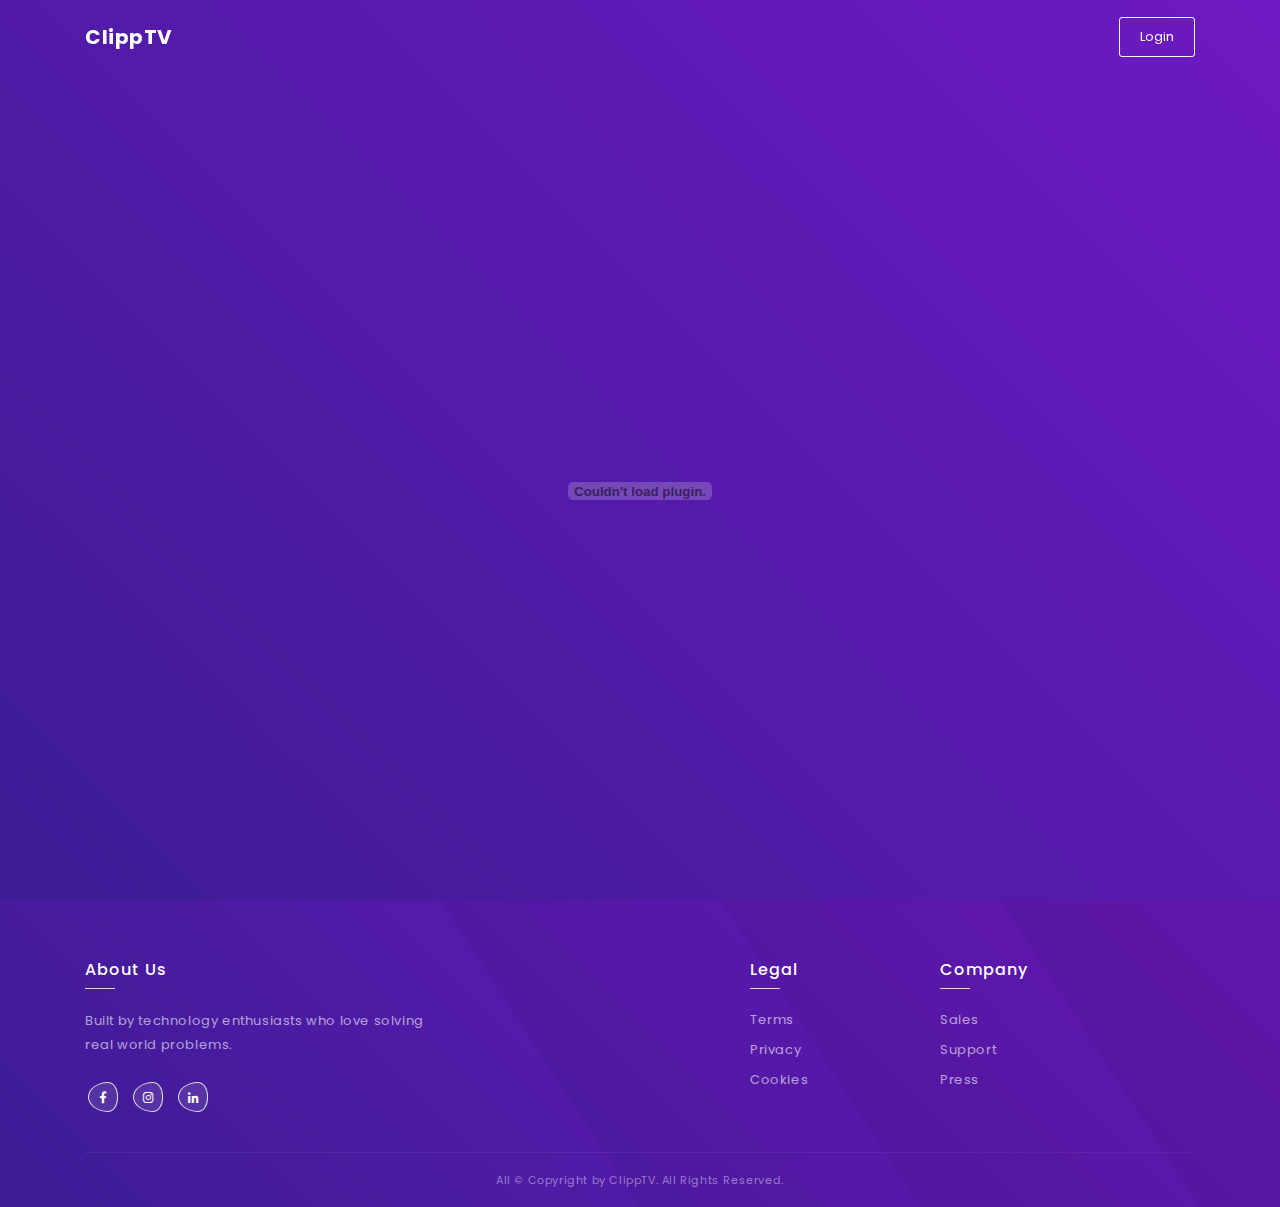
<file: privacy.html>
<!DOCTYPE html>
<html lang="zxx">

<head>
  <meta charset="utf-8">
  <meta http-equiv="X-UA-Compatible" content="IE=edge">
  <meta name="viewport" content="width=device-width, initial-scale=1, shrink-to-fit=no">

  <!-- Page Title -->
  <title>ClippTV | Privacy Policy</title>
  <meta name="description" content="ClippTV | Privacy Policy"/>
  <meta name="keywords" content="video editing"/>
  <meta name="author" content="ClippTV"/>
  <link rel="icon" href="favicons/favicon.ico" type="image/x-icon" />
  <link rel="shortcut icon" href="favicons/favicon.ico">
  <link rel="apple-touch-icon" sizes="180x180" href="favicons/apple-icon-180x180.png">
  <link rel="icon" type="image/png" sizes="32x32" href="favicons/favicon-32x32.png">
  <link rel="icon" type="image/png" sizes="16x16" href="favicons/favicon-16x16.png">
  <link rel="canonical" href="https://clipp.tv/" />
  <!-- / -->

  <meta property="og:title" content="ClippTV | Privacy Policy">
  <meta property="og:description" content="ClippTV | Privacy Policy">
  <meta property="og:image" content="static/img/clipptv.png">
  <meta property="og:url" content="https://clipp.tv/">
  <meta name="twitter:card" content="summary">

  <!---Font Icon-->
  <link href="static/plugin/font-awesome/css/fontawesome-all.min.css" rel="stylesheet">
  <link href="static/plugin/themify-icons/themify-icons.css" rel="stylesheet">
  <!-- / -->

  <!-- Plugin CSS -->
  <link href="static/plugin/bootstrap/css/bootstrap.min.css" rel="stylesheet">
  <link href="static/plugin/owl-carousel/css/owl.carousel.min.css" rel="stylesheet">
  <link href="static/plugin/magnific/magnific-popup.css" rel="stylesheet">

  <!-- / -->

  <!-- Theme Style -->
  <link href="static/css/styles.css" rel="stylesheet">
  <link href="static/css/color/default.css" rel="stylesheet" id="color_theme">
  <!-- / -->

  <!-- Favicon -->
  <link rel="icon" href="favicon.ico" />
  <!-- / -->
</head>

<!-- Body Start -->
<body data-spy="scroll" data-target="#navbar" data-offset="98">

  <!-- Loading -->
  <div id="loading">
    <div class="load-circle"><span class="one"></span></div>
  </div>
  <!-- / -->

  <!-- Header -->
  <header>
    <nav class="navbar header-nav fixed-top navbar-expand-lg">
      <div class="container">
        <!-- Brand -->
        <a class="navbar-brand" href="https://clipp.tv/">
          ClippTV
        </a>
        <!-- / -->

        <!-- Mobile Toggle -->
        <button class="navbar-toggler" type="button" data-toggle="collapse" data-target="#navbar" aria-controls="navbar" aria-expanded="false" aria-label="Toggle navigation">
            <span></span>
            <span></span>
            <span></span>
        </button>
        <!-- / -->

        <!-- Top Menu -->
        <div class="collapse navbar-collapse justify-content-end" id="navbar">
          <ul class="navbar-nav ml-auto">
            <!--<li><a class="nav-link" href="#team">Team</a></li>
            <li><a class="nav-link" href="#blog">Blog</a></li>-->
            <!--<li>
              <a class="nav-link" href="javascript:;">Pages</a>
              <span class="sub-menu-toggle" data-toggle="dropdown" aria-haspopup="true" aria-expanded="false"><i class="ti-angle-down"></i></span>
              <ul class="sub-menu">
                <li>
                  <a href="about.html">About Us</a>
                </li>
                <li>
                  <a href="price.html">Price</a>
                </li>
                <li>
                  <a href="faq.html">Faq's</a>
                </li>
                <li>
                  <a href="contatus.html">Contact us</a>
                </li>
              </ul>
            </li>-->
            <li><a class="nav-btn nav-link" href="https://app.clipp.tv" target="_blank">Login</a></li>
          </ul>
        </div>
        <!-- / -->

      </div><!-- Container -->
    </nav> <!-- Navbar -->
  </header>
  <!-- Header End -->

  <!-- Main Start -->
  <main>

     <section class="home-banner theme-g-bg">

         <div class="container">
           <div class="row full-screen align-items-center">
             <div class="col col-12 md-p-30px-b p-60px-t md-p-50px-t">
                <div style="padding-top: 30px;">
                  <embed src="static/file/privacy_policy.pdf" type="application/pdf" width="100%" height="600px" />
                </div>
              </div>
            </div>
         </div>
     </section>

  </main>
  <!-- Main End -->

  <!-- Footer Start -->
  <footer class="footer theme-g-bg">
    <div class="bg-effect"></div>
    <section class="footer-section">
      <div class="container">
        <div class="row">
          <div class="col-md-12 col-lg-5 sm-m-15px-tb md-m-30px-b">
            <h4 class="font-alt">About Us</h4>
            <p class="footer-text">Built by technology enthusiasts who love solving real world problems.</p>
            <ul class="social-icons">
              <li><a class="facebook" href="https://www.facebook.com/clipptv" taget="_blank"><i class="fab fa-facebook-f"></i></a></li>
              <li><a class="facebook" href="https://www.instagram.com/clipptv" taget="_blank"><i class="fab fa-instagram"></i></a></li>
              <!--<li><a class="twitter" href="#"><i class="fab fa-twitter"></i></a></li>
              <li><a class="google" href="#"><i class="fab fa-google-plus-g"></i></a></li>-->
              <li><a class="linkedin" href="https://www.linkedin.com/company/clipptv" taget="_blank"><i class="fab fa-linkedin-in"></i></a></li>
            </ul>
          </div> <!-- col -->


          <div class="col-6 col-md-4 col-lg-2 sm-m-15px-tb">
            <!--<h4 class="font-alt">Product</h4>

            <ul class="fot-link">
              <li><a href="#about">Use Cases</a></li>
              <li><a href="#technology">Technology</a></li>
              <li><a href="#features">Features</a></li>
              <li><a href="#price">Pricing</a></li>

            </ul>-->
          </div> <!-- col -->
          
          <div class="col-6 col-md-4 col-lg-2 sm-m-15px-tb">
            <h4 class="font-alt">Legal</h4>
            <ul class="fot-link">
                <!--<li><a href="#">About</a></li>
                <li><a href="#">Blog</a></li>-->
                <li><a href="terms.html" target="_blank">Terms</a></li>
                <li><a href="privacy.html" target="_blank">Privacy</a></li>
                <li><a href="cookies.html" target="_blank">Cookies</a></li>
              </ul>
          </div>

          <div class="col-md-4 col-lg-3 sm-m-15px-tb">
            <h4 class="font-alt">Company</h4>
            <ul class="fot-link">
                <!--<li><a href="#">About us</a></li>-->
                <li><a href="mailto:sales@clipp.tv?Subject=Sales%20query%20-%20keen%20to%20onboard%20with%20ClippTv" target="_top">Sales</a></li>
                <li><a href="mailto:support@clipp.tv?Subject=Support%20query%20-%20need%20help%20from%20ClippTV" target="_top">Support</a></li>
                <li><a href="mailto:press@clipp.tv?Subject=Press%20query%20-%20need%20information%20about%20ClippTv" target="_top">Press</a></li>
              </ul>
          </div>

          <!--<div class="col-md-4 col-lg-3 sm-m-15px-tb">
            <h4 class="font-alt">Get in touch</h4>
            <p>info@clipp.tv </p>
            <p>support@clipp.tv </p>
            <p><span>Phone:</span> xxx</p>
          </div>--> <!-- col -->

        </div>

        <div class="footer-copy">
          <div class="row">
            <div class="col-12">
              <p>All © Copyright by ClippTV. All Rights Reserved.</p>
            </div><!-- col -->
          </div> <!-- row -->
        </div> <!-- footer-copy -->

      </div> <!-- container -->
    </section>
  </footer>
  <!-- / -->

  <!-- jQuery -->
  <script src="static/js/jquery-3.2.1.min.js"></script>
  <script src="static/js/jquery-migrate-3.0.0.min.js"></script>

  <!-- Plugins -->
  <script src="static/plugin/bootstrap/js/popper.min.js"></script>
  <script src="static/plugin/bootstrap/js/bootstrap.min.js"></script>
  <script src="static/plugin/owl-carousel/js/owl.carousel.min.js"></script>
  <script src="static/plugin/magnific/jquery.magnific-popup.min.js"></script>
  <script src="static/plugin/particles/particles.min.js"></script>
  <script src="static/plugin/particles/particles-app.js"></script>

  <!-- custom -->
  <script src="static/js/custom.js"></script>
  <script type="text/javascript">
    var form = document.getElementById('send-comment');
    form.addEventListener('submit', sendComment)

    function sendComment(event) {
      event.preventDefault();
      let name = $('#name').val();
      let phone = $('#phone').val();
      let comment = $('#message').val();
      let email = $('#email').val();
      let website = $('#website').val();

      fetch('https://intranet.joshsoftware.com/api/v1/contact_clipp', {
        method: 'post',
        headers: { 'Content-Type': 'application/json' },
        body: JSON.stringify({ name, phone, email, website, comment })
      })
      .then(res => {
        if ( res.ok ) return res.json();

        throw new Error(`${ res.status } - ${ res.statusText }`);
      })
      .then(() => {
        alert("Thanks for contacting us! We will get back to you soon!");
        window.location.reload();
      })
      .catch(result => {
        console.log(result);
      });
    }
  </script>
</body>
<!-- Body End -->

</html>
</file>
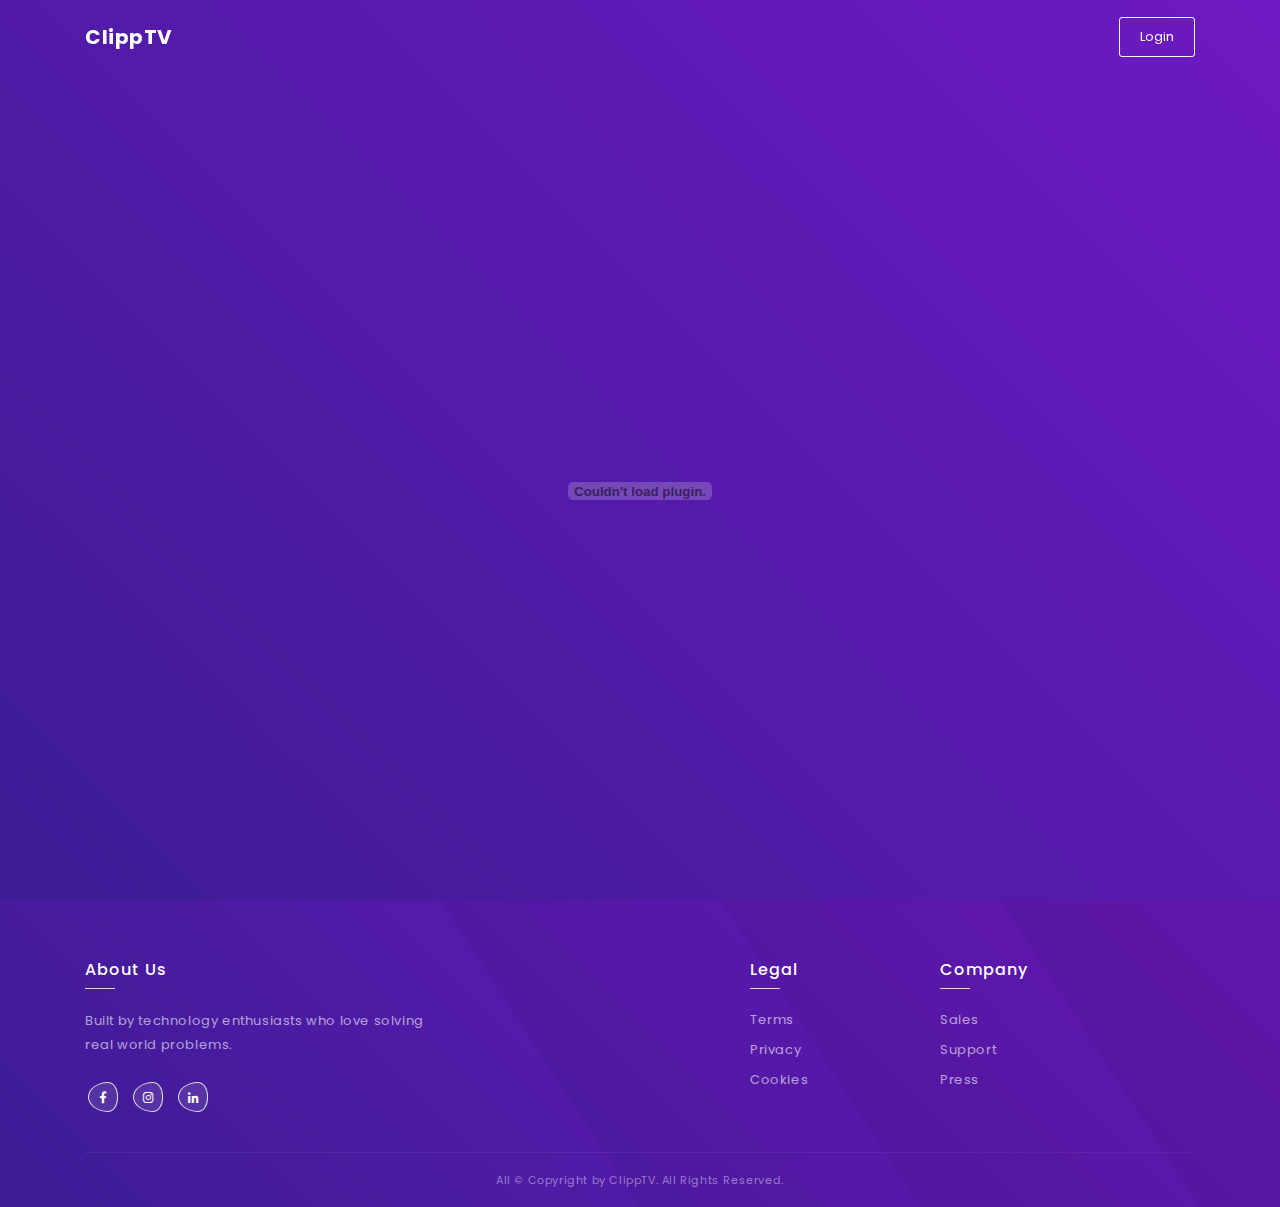
<file: terms.html>
<!DOCTYPE html>
<html lang="zxx">

<head>
  <meta charset="utf-8">
  <meta http-equiv="X-UA-Compatible" content="IE=edge">
  <meta name="viewport" content="width=device-width, initial-scale=1, shrink-to-fit=no">

  <!-- Page Title -->
  <title>ClippTV | Terms of Service</title>
  <meta name="description" content="ClippTV | Terms of Service"/>
  <meta name="keywords" content="video editing"/>
  <meta name="author" content="ClippTV"/>
  <link rel="icon" href="favicons/favicon.ico" type="image/x-icon" />
  <link rel="shortcut icon" href="favicons/favicon.ico">
  <link rel="apple-touch-icon" sizes="180x180" href="favicons/apple-icon-180x180.png">
  <link rel="icon" type="image/png" sizes="32x32" href="favicons/favicon-32x32.png">
  <link rel="icon" type="image/png" sizes="16x16" href="favicons/favicon-16x16.png">
  <link rel="canonical" href="https://clipp.tv/" />
  <!-- / -->

  <meta property="og:title" content="ClippTV | Terms of Service">
  <meta property="og:description" content="ClippTV | Terms of Service">
  <meta property="og:image" content="static/img/clipptv.png">
  <meta property="og:url" content="https://clipp.tv/">
  <meta name="twitter:card" content="summary">

  <!---Font Icon-->
  <link href="static/plugin/font-awesome/css/fontawesome-all.min.css" rel="stylesheet">
  <link href="static/plugin/themify-icons/themify-icons.css" rel="stylesheet">
  <!-- / -->

  <!-- Plugin CSS -->
  <link href="static/plugin/bootstrap/css/bootstrap.min.css" rel="stylesheet">
  <link href="static/plugin/owl-carousel/css/owl.carousel.min.css" rel="stylesheet">
  <link href="static/plugin/magnific/magnific-popup.css" rel="stylesheet">

  <!-- / -->

  <!-- Theme Style -->
  <link href="static/css/styles.css" rel="stylesheet">
  <link href="static/css/color/default.css" rel="stylesheet" id="color_theme">
  <!-- / -->

  <!-- Favicon -->
  <link rel="icon" href="favicon.ico" />
  <!-- / -->
</head>

<!-- Body Start -->
<body data-spy="scroll" data-target="#navbar" data-offset="98">

  <!-- Loading -->
  <div id="loading">
    <div class="load-circle"><span class="one"></span></div>
  </div>
  <!-- / -->

  <!-- Header -->
  <header>
    <nav class="navbar header-nav fixed-top navbar-expand-lg">
      <div class="container">
        <!-- Brand -->
        <a class="navbar-brand" href="https://clipp.tv/">
          ClippTV
        </a>
        <!-- / -->

        <!-- Mobile Toggle -->
        <button class="navbar-toggler" type="button" data-toggle="collapse" data-target="#navbar" aria-controls="navbar" aria-expanded="false" aria-label="Toggle navigation">
            <span></span>
            <span></span>
            <span></span>
        </button>
        <!-- / -->

        <!-- Top Menu -->
        <div class="collapse navbar-collapse justify-content-end" id="navbar">
          <ul class="navbar-nav ml-auto">
            <!--<li><a class="nav-link" href="#team">Team</a></li>
            <li><a class="nav-link" href="#blog">Blog</a></li>-->
            <!--<li>
              <a class="nav-link" href="javascript:;">Pages</a>
              <span class="sub-menu-toggle" data-toggle="dropdown" aria-haspopup="true" aria-expanded="false"><i class="ti-angle-down"></i></span>
              <ul class="sub-menu">
                <li>
                  <a href="about.html">About Us</a>
                </li>
                <li>
                  <a href="price.html">Price</a>
                </li>
                <li>
                  <a href="faq.html">Faq's</a>
                </li>
                <li>
                  <a href="contatus.html">Contact us</a>
                </li>
              </ul>
            </li>-->
            <li><a class="nav-btn nav-link" href="https://app.clipp.tv" target="_blank">Login</a></li>
          </ul>
        </div>
        <!-- / -->

      </div><!-- Container -->
    </nav> <!-- Navbar -->
  </header>
  <!-- Header End -->

  <!-- Main Start -->
  <main>

     <section class="home-banner theme-g-bg">

         <div class="container">
           <div class="row full-screen align-items-center">
             <div class="col col-12 md-p-30px-b p-60px-t md-p-50px-t">
                <div style="padding-top: 30px;">
                  <embed src="static/file/terms_of_service.pdf" type="application/pdf" width="100%" height="600px" />
                </div>
              </div>
            </div>
         </div>
     </section>

  </main>
  <!-- Main End -->

  <!-- Footer Start -->
  <footer class="footer theme-g-bg">
    <div class="bg-effect"></div>
    <section class="footer-section">
      <div class="container">
        <div class="row">
          <div class="col-md-12 col-lg-5 sm-m-15px-tb md-m-30px-b">
            <h4 class="font-alt">About Us</h4>
            <p class="footer-text">Built by technology enthusiasts who love solving real world problems.</p>
            <ul class="social-icons">
              <li><a class="facebook" href="https://www.facebook.com/clipptv" taget="_blank"><i class="fab fa-facebook-f"></i></a></li>
              <li><a class="facebook" href="https://www.instagram.com/clipptv" taget="_blank"><i class="fab fa-instagram"></i></a></li>
              <!--<li><a class="twitter" href="#"><i class="fab fa-twitter"></i></a></li>
              <li><a class="google" href="#"><i class="fab fa-google-plus-g"></i></a></li>-->
              <li><a class="linkedin" href="https://www.linkedin.com/company/clipptv" taget="_blank"><i class="fab fa-linkedin-in"></i></a></li>
            </ul>
          </div> <!-- col -->



          <div class="col-6 col-md-4 col-lg-2 sm-m-15px-tb">
            <!--<h4 class="font-alt">Product</h4>

            <ul class="fot-link">
              <li><a href="#about">Use Cases</a></li>
              <li><a href="#technology">Technology</a></li>
              <li><a href="#features">Features</a></li>
              <li><a href="#price">Pricing</a></li>

            </ul>-->
          </div>

          <div class="col-6 col-md-4 col-lg-2 sm-m-15px-tb">
            <h4 class="font-alt">Legal</h4>
            <ul class="fot-link">
                <!--<li><a href="#">About</a></li>
                <li><a href="#">Blog</a></li>-->
                <li><a href="terms.html" target="_blank">Terms</a></li>
                <li><a href="privacy.html" target="_blank">Privacy</a></li>
                <li><a href="cookies.html" target="_blank">Cookies</a></li>
              </ul>
          </div>

          <div class="col-md-4 col-lg-3 sm-m-15px-tb">
            <h4 class="font-alt">Company</h4>
            <ul class="fot-link">
                <!--<li><a href="#">About us</a></li>-->
                <li><a href="mailto:sales@clipp.tv?Subject=Sales%20query%20-%20keen%20to%20onboard%20with%20ClippTv" target="_top">Sales</a></li>
                <li><a href="mailto:support@clipp.tv?Subject=Support%20query%20-%20need%20help%20from%20ClippTV" target="_top">Support</a></li>
                <li><a href="mailto:press@clipp.tv?Subject=Press%20query%20-%20need%20information%20about%20ClippTv" target="_top">Press</a></li>
              </ul>
          </div>

          <!--<div class="col-md-4 col-lg-3 sm-m-15px-tb">
            <h4 class="font-alt">Get in touch</h4>
            <p>info@clipp.tv </p>
            <p>support@clipp.tv </p>
            <p><span>Phone:</span> xxx</p>
          </div>--> <!-- col -->

        </div>

        <div class="footer-copy">
          <div class="row">
            <div class="col-12">
              <p>All © Copyright by ClippTV. All Rights Reserved.</p>
            </div><!-- col -->
          </div> <!-- row -->
        </div> <!-- footer-copy -->

      </div> <!-- container -->
    </section>
  </footer>
  <!-- / -->

  <!-- jQuery -->
  <script src="static/js/jquery-3.2.1.min.js"></script>
  <script src="static/js/jquery-migrate-3.0.0.min.js"></script>

  <!-- Plugins -->
  <script src="static/plugin/bootstrap/js/popper.min.js"></script>
  <script src="static/plugin/bootstrap/js/bootstrap.min.js"></script>
  <script src="static/plugin/owl-carousel/js/owl.carousel.min.js"></script>
  <script src="static/plugin/magnific/jquery.magnific-popup.min.js"></script>
  <script src="static/plugin/particles/particles.min.js"></script>
  <script src="static/plugin/particles/particles-app.js"></script>

  <!-- custom -->
  <script src="static/js/custom.js"></script>
  <script type="text/javascript">
    var form = document.getElementById('send-comment');
    form.addEventListener('submit', sendComment)

    function sendComment(event) {
      event.preventDefault();
      let name = $('#name').val();
      let phone = $('#phone').val();
      let comment = $('#message').val();
      let email = $('#email').val();
      let website = $('#website').val();

      fetch('https://intranet.joshsoftware.com/api/v1/contact_clipp', {
        method: 'post',
        headers: { 'Content-Type': 'application/json' },
        body: JSON.stringify({ name, phone, email, website, comment })
      })
      .then(res => {
        if ( res.ok ) return res.json();

        throw new Error(`${ res.status } - ${ res.statusText }`);
      })
      .then(() => {
        alert("Thanks for contacting us! We will get back to you soon!");
        window.location.reload();
      })
      .catch(result => {
        console.log(result);
      });
    }
  </script>
</body>
<!-- Body End -->

</html>
</file>
<file: static/plugin/themify-icons/themify-icons.css>
@font-face {
	font-family: 'themify';
	src:url('fonts/themify.eot?-fvbane');
	src:url('fonts/themify.eot?#iefix-fvbane') format('embedded-opentype'),
		url('fonts/themify.woff?-fvbane') format('woff'),
		url('fonts/themify.ttf?-fvbane') format('truetype'),
		url('fonts/themify.svg?-fvbane#themify') format('svg');
	font-weight: normal;
	font-style: normal;
}

[class^="ti-"], [class*=" ti-"] {
	font-family: 'themify';
	speak: none;
	font-style: normal;
	font-weight: normal;
	font-variant: normal;
	text-transform: none;
	line-height: 1;

	/* Better Font Rendering =========== */
	-webkit-font-smoothing: antialiased;
	-moz-osx-font-smoothing: grayscale;
}

.ti-wand:before {
	content: "\e600";
}
.ti-volume:before {
	content: "\e601";
}
.ti-user:before {
	content: "\e602";
}
.ti-unlock:before {
	content: "\e603";
}
.ti-unlink:before {
	content: "\e604";
}
.ti-trash:before {
	content: "\e605";
}
.ti-thought:before {
	content: "\e606";
}
.ti-target:before {
	content: "\e607";
}
.ti-tag:before {
	content: "\e608";
}
.ti-tablet:before {
	content: "\e609";
}
.ti-star:before {
	content: "\e60a";
}
.ti-spray:before {
	content: "\e60b";
}
.ti-signal:before {
	content: "\e60c";
}
.ti-shopping-cart:before {
	content: "\e60d";
}
.ti-shopping-cart-full:before {
	content: "\e60e";
}
.ti-settings:before {
	content: "\e60f";
}
.ti-search:before {
	content: "\e610";
}
.ti-zoom-in:before {
	content: "\e611";
}
.ti-zoom-out:before {
	content: "\e612";
}
.ti-cut:before {
	content: "\e613";
}
.ti-ruler:before {
	content: "\e614";
}
.ti-ruler-pencil:before {
	content: "\e615";
}
.ti-ruler-alt:before {
	content: "\e616";
}
.ti-bookmark:before {
	content: "\e617";
}
.ti-bookmark-alt:before {
	content: "\e618";
}
.ti-reload:before {
	content: "\e619";
}
.ti-plus:before {
	content: "\e61a";
}
.ti-pin:before {
	content: "\e61b";
}
.ti-pencil:before {
	content: "\e61c";
}
.ti-pencil-alt:before {
	content: "\e61d";
}
.ti-paint-roller:before {
	content: "\e61e";
}
.ti-paint-bucket:before {
	content: "\e61f";
}
.ti-na:before {
	content: "\e620";
}
.ti-mobile:before {
	content: "\e621";
}
.ti-minus:before {
	content: "\e622";
}
.ti-medall:before {
	content: "\e623";
}
.ti-medall-alt:before {
	content: "\e624";
}
.ti-marker:before {
	content: "\e625";
}
.ti-marker-alt:before {
	content: "\e626";
}
.ti-arrow-up:before {
	content: "\e627";
}
.ti-arrow-right:before {
	content: "\e628";
}
.ti-arrow-left:before {
	content: "\e629";
}
.ti-arrow-down:before {
	content: "\e62a";
}
.ti-lock:before {
	content: "\e62b";
}
.ti-location-arrow:before {
	content: "\e62c";
}
.ti-link:before {
	content: "\e62d";
}
.ti-layout:before {
	content: "\e62e";
}
.ti-layers:before {
	content: "\e62f";
}
.ti-layers-alt:before {
	content: "\e630";
}
.ti-key:before {
	content: "\e631";
}
.ti-import:before {
	content: "\e632";
}
.ti-image:before {
	content: "\e633";
}
.ti-heart:before {
	content: "\e634";
}
.ti-heart-broken:before {
	content: "\e635";
}
.ti-hand-stop:before {
	content: "\e636";
}
.ti-hand-open:before {
	content: "\e637";
}
.ti-hand-drag:before {
	content: "\e638";
}
.ti-folder:before {
	content: "\e639";
}
.ti-flag:before {
	content: "\e63a";
}
.ti-flag-alt:before {
	content: "\e63b";
}
.ti-flag-alt-2:before {
	content: "\e63c";
}
.ti-eye:before {
	content: "\e63d";
}
.ti-export:before {
	content: "\e63e";
}
.ti-exchange-vertical:before {
	content: "\e63f";
}
.ti-desktop:before {
	content: "\e640";
}
.ti-cup:before {
	content: "\e641";
}
.ti-crown:before {
	content: "\e642";
}
.ti-comments:before {
	content: "\e643";
}
.ti-comment:before {
	content: "\e644";
}
.ti-comment-alt:before {
	content: "\e645";
}
.ti-close:before {
	content: "\e646";
}
.ti-clip:before {
	content: "\e647";
}
.ti-angle-up:before {
	content: "\e648";
}
.ti-angle-right:before {
	content: "\e649";
}
.ti-angle-left:before {
	content: "\e64a";
}
.ti-angle-down:before {
	content: "\e64b";
}
.ti-check:before {
	content: "\e64c";
}
.ti-check-box:before {
	content: "\e64d";
}
.ti-camera:before {
	content: "\e64e";
}
.ti-announcement:before {
	content: "\e64f";
}
.ti-brush:before {
	content: "\e650";
}
.ti-briefcase:before {
	content: "\e651";
}
.ti-bolt:before {
	content: "\e652";
}
.ti-bolt-alt:before {
	content: "\e653";
}
.ti-blackboard:before {
	content: "\e654";
}
.ti-bag:before {
	content: "\e655";
}
.ti-move:before {
	content: "\e656";
}
.ti-arrows-vertical:before {
	content: "\e657";
}
.ti-arrows-horizontal:before {
	content: "\e658";
}
.ti-fullscreen:before {
	content: "\e659";
}
.ti-arrow-top-right:before {
	content: "\e65a";
}
.ti-arrow-top-left:before {
	content: "\e65b";
}
.ti-arrow-circle-up:before {
	content: "\e65c";
}
.ti-arrow-circle-right:before {
	content: "\e65d";
}
.ti-arrow-circle-left:before {
	content: "\e65e";
}
.ti-arrow-circle-down:before {
	content: "\e65f";
}
.ti-angle-double-up:before {
	content: "\e660";
}
.ti-angle-double-right:before {
	content: "\e661";
}
.ti-angle-double-left:before {
	content: "\e662";
}
.ti-angle-double-down:before {
	content: "\e663";
}
.ti-zip:before {
	content: "\e664";
}
.ti-world:before {
	content: "\e665";
}
.ti-wheelchair:before {
	content: "\e666";
}
.ti-view-list:before {
	content: "\e667";
}
.ti-view-list-alt:before {
	content: "\e668";
}
.ti-view-grid:before {
	content: "\e669";
}
.ti-uppercase:before {
	content: "\e66a";
}
.ti-upload:before {
	content: "\e66b";
}
.ti-underline:before {
	content: "\e66c";
}
.ti-truck:before {
	content: "\e66d";
}
.ti-timer:before {
	content: "\e66e";
}
.ti-ticket:before {
	content: "\e66f";
}
.ti-thumb-up:before {
	content: "\e670";
}
.ti-thumb-down:before {
	content: "\e671";
}
.ti-text:before {
	content: "\e672";
}
.ti-stats-up:before {
	content: "\e673";
}
.ti-stats-down:before {
	content: "\e674";
}
.ti-split-v:before {
	content: "\e675";
}
.ti-split-h:before {
	content: "\e676";
}
.ti-smallcap:before {
	content: "\e677";
}
.ti-shine:before {
	content: "\e678";
}
.ti-shift-right:before {
	content: "\e679";
}
.ti-shift-left:before {
	content: "\e67a";
}
.ti-shield:before {
	content: "\e67b";
}
.ti-notepad:before {
	content: "\e67c";
}
.ti-server:before {
	content: "\e67d";
}
.ti-quote-right:before {
	content: "\e67e";
}
.ti-quote-left:before {
	content: "\e67f";
}
.ti-pulse:before {
	content: "\e680";
}
.ti-printer:before {
	content: "\e681";
}
.ti-power-off:before {
	content: "\e682";
}
.ti-plug:before {
	content: "\e683";
}
.ti-pie-chart:before {
	content: "\e684";
}
.ti-paragraph:before {
	content: "\e685";
}
.ti-panel:before {
	content: "\e686";
}
.ti-package:before {
	content: "\e687";
}
.ti-music:before {
	content: "\e688";
}
.ti-music-alt:before {
	content: "\e689";
}
.ti-mouse:before {
	content: "\e68a";
}
.ti-mouse-alt:before {
	content: "\e68b";
}
.ti-money:before {
	content: "\e68c";
}
.ti-microphone:before {
	content: "\e68d";
}
.ti-menu:before {
	content: "\e68e";
}
.ti-menu-alt:before {
	content: "\e68f";
}
.ti-map:before {
	content: "\e690";
}
.ti-map-alt:before {
	content: "\e691";
}
.ti-loop:before {
	content: "\e692";
}
.ti-location-pin:before {
	content: "\e693";
}
.ti-list:before {
	content: "\e694";
}
.ti-light-bulb:before {
	content: "\e695";
}
.ti-Italic:before {
	content: "\e696";
}
.ti-info:before {
	content: "\e697";
}
.ti-infinite:before {
	content: "\e698";
}
.ti-id-badge:before {
	content: "\e699";
}
.ti-hummer:before {
	content: "\e69a";
}
.ti-home:before {
	content: "\e69b";
}
.ti-help:before {
	content: "\e69c";
}
.ti-headphone:before {
	content: "\e69d";
}
.ti-harddrives:before {
	content: "\e69e";
}
.ti-harddrive:before {
	content: "\e69f";
}
.ti-gift:before {
	content: "\e6a0";
}
.ti-game:before {
	content: "\e6a1";
}
.ti-filter:before {
	content: "\e6a2";
}
.ti-files:before {
	content: "\e6a3";
}
.ti-file:before {
	content: "\e6a4";
}
.ti-eraser:before {
	content: "\e6a5";
}
.ti-envelope:before {
	content: "\e6a6";
}
.ti-download:before {
	content: "\e6a7";
}
.ti-direction:before {
	content: "\e6a8";
}
.ti-direction-alt:before {
	content: "\e6a9";
}
.ti-dashboard:before {
	content: "\e6aa";
}
.ti-control-stop:before {
	content: "\e6ab";
}
.ti-control-shuffle:before {
	content: "\e6ac";
}
.ti-control-play:before {
	content: "\e6ad";
}
.ti-control-pause:before {
	content: "\e6ae";
}
.ti-control-forward:before {
	content: "\e6af";
}
.ti-control-backward:before {
	content: "\e6b0";
}
.ti-cloud:before {
	content: "\e6b1";
}
.ti-cloud-up:before {
	content: "\e6b2";
}
.ti-cloud-down:before {
	content: "\e6b3";
}
.ti-clipboard:before {
	content: "\e6b4";
}
.ti-car:before {
	content: "\e6b5";
}
.ti-calendar:before {
	content: "\e6b6";
}
.ti-book:before {
	content: "\e6b7";
}
.ti-bell:before {
	content: "\e6b8";
}
.ti-basketball:before {
	content: "\e6b9";
}
.ti-bar-chart:before {
	content: "\e6ba";
}
.ti-bar-chart-alt:before {
	content: "\e6bb";
}
.ti-back-right:before {
	content: "\e6bc";
}
.ti-back-left:before {
	content: "\e6bd";
}
.ti-arrows-corner:before {
	content: "\e6be";
}
.ti-archive:before {
	content: "\e6bf";
}
.ti-anchor:before {
	content: "\e6c0";
}
.ti-align-right:before {
	content: "\e6c1";
}
.ti-align-left:before {
	content: "\e6c2";
}
.ti-align-justify:before {
	content: "\e6c3";
}
.ti-align-center:before {
	content: "\e6c4";
}
.ti-alert:before {
	content: "\e6c5";
}
.ti-alarm-clock:before {
	content: "\e6c6";
}
.ti-agenda:before {
	content: "\e6c7";
}
.ti-write:before {
	content: "\e6c8";
}
.ti-window:before {
	content: "\e6c9";
}
.ti-widgetized:before {
	content: "\e6ca";
}
.ti-widget:before {
	content: "\e6cb";
}
.ti-widget-alt:before {
	content: "\e6cc";
}
.ti-wallet:before {
	content: "\e6cd";
}
.ti-video-clapper:before {
	content: "\e6ce";
}
.ti-video-camera:before {
	content: "\e6cf";
}
.ti-vector:before {
	content: "\e6d0";
}
.ti-themify-logo:before {
	content: "\e6d1";
}
.ti-themify-favicon:before {
	content: "\e6d2";
}
.ti-themify-favicon-alt:before {
	content: "\e6d3";
}
.ti-support:before {
	content: "\e6d4";
}
.ti-stamp:before {
	content: "\e6d5";
}
.ti-split-v-alt:before {
	content: "\e6d6";
}
.ti-slice:before {
	content: "\e6d7";
}
.ti-shortcode:before {
	content: "\e6d8";
}
.ti-shift-right-alt:before {
	content: "\e6d9";
}
.ti-shift-left-alt:before {
	content: "\e6da";
}
.ti-ruler-alt-2:before {
	content: "\e6db";
}
.ti-receipt:before {
	content: "\e6dc";
}
.ti-pin2:before {
	content: "\e6dd";
}
.ti-pin-alt:before {
	content: "\e6de";
}
.ti-pencil-alt2:before {
	content: "\e6df";
}
.ti-palette:before {
	content: "\e6e0";
}
.ti-more:before {
	content: "\e6e1";
}
.ti-more-alt:before {
	content: "\e6e2";
}
.ti-microphone-alt:before {
	content: "\e6e3";
}
.ti-magnet:before {
	content: "\e6e4";
}
.ti-line-double:before {
	content: "\e6e5";
}
.ti-line-dotted:before {
	content: "\e6e6";
}
.ti-line-dashed:before {
	content: "\e6e7";
}
.ti-layout-width-full:before {
	content: "\e6e8";
}
.ti-layout-width-default:before {
	content: "\e6e9";
}
.ti-layout-width-default-alt:before {
	content: "\e6ea";
}
.ti-layout-tab:before {
	content: "\e6eb";
}
.ti-layout-tab-window:before {
	content: "\e6ec";
}
.ti-layout-tab-v:before {
	content: "\e6ed";
}
.ti-layout-tab-min:before {
	content: "\e6ee";
}
.ti-layout-slider:before {
	content: "\e6ef";
}
.ti-layout-slider-alt:before {
	content: "\e6f0";
}
.ti-layout-sidebar-right:before {
	content: "\e6f1";
}
.ti-layout-sidebar-none:before {
	content: "\e6f2";
}
.ti-layout-sidebar-left:before {
	content: "\e6f3";
}
.ti-layout-placeholder:before {
	content: "\e6f4";
}
.ti-layout-menu:before {
	content: "\e6f5";
}
.ti-layout-menu-v:before {
	content: "\e6f6";
}
.ti-layout-menu-separated:before {
	content: "\e6f7";
}
.ti-layout-menu-full:before {
	content: "\e6f8";
}
.ti-layout-media-right-alt:before {
	content: "\e6f9";
}
.ti-layout-media-right:before {
	content: "\e6fa";
}
.ti-layout-media-overlay:before {
	content: "\e6fb";
}
.ti-layout-media-overlay-alt:before {
	content: "\e6fc";
}
.ti-layout-media-overlay-alt-2:before {
	content: "\e6fd";
}
.ti-layout-media-left-alt:before {
	content: "\e6fe";
}
.ti-layout-media-left:before {
	content: "\e6ff";
}
.ti-layout-media-center-alt:before {
	content: "\e700";
}
.ti-layout-media-center:before {
	content: "\e701";
}
.ti-layout-list-thumb:before {
	content: "\e702";
}
.ti-layout-list-thumb-alt:before {
	content: "\e703";
}
.ti-layout-list-post:before {
	content: "\e704";
}
.ti-layout-list-large-image:before {
	content: "\e705";
}
.ti-layout-line-solid:before {
	content: "\e706";
}
.ti-layout-grid4:before {
	content: "\e707";
}
.ti-layout-grid3:before {
	content: "\e708";
}
.ti-layout-grid2:before {
	content: "\e709";
}
.ti-layout-grid2-thumb:before {
	content: "\e70a";
}
.ti-layout-cta-right:before {
	content: "\e70b";
}
.ti-layout-cta-left:before {
	content: "\e70c";
}
.ti-layout-cta-center:before {
	content: "\e70d";
}
.ti-layout-cta-btn-right:before {
	content: "\e70e";
}
.ti-layout-cta-btn-left:before {
	content: "\e70f";
}
.ti-layout-column4:before {
	content: "\e710";
}
.ti-layout-column3:before {
	content: "\e711";
}
.ti-layout-column2:before {
	content: "\e712";
}
.ti-layout-accordion-separated:before {
	content: "\e713";
}
.ti-layout-accordion-merged:before {
	content: "\e714";
}
.ti-layout-accordion-list:before {
	content: "\e715";
}
.ti-ink-pen:before {
	content: "\e716";
}
.ti-info-alt:before {
	content: "\e717";
}
.ti-help-alt:before {
	content: "\e718";
}
.ti-headphone-alt:before {
	content: "\e719";
}
.ti-hand-point-up:before {
	content: "\e71a";
}
.ti-hand-point-right:before {
	content: "\e71b";
}
.ti-hand-point-left:before {
	content: "\e71c";
}
.ti-hand-point-down:before {
	content: "\e71d";
}
.ti-gallery:before {
	content: "\e71e";
}
.ti-face-smile:before {
	content: "\e71f";
}
.ti-face-sad:before {
	content: "\e720";
}
.ti-credit-card:before {
	content: "\e721";
}
.ti-control-skip-forward:before {
	content: "\e722";
}
.ti-control-skip-backward:before {
	content: "\e723";
}
.ti-control-record:before {
	content: "\e724";
}
.ti-control-eject:before {
	content: "\e725";
}
.ti-comments-smiley:before {
	content: "\e726";
}
.ti-brush-alt:before {
	content: "\e727";
}
.ti-youtube:before {
	content: "\e728";
}
.ti-vimeo:before {
	content: "\e729";
}
.ti-twitter:before {
	content: "\e72a";
}
.ti-time:before {
	content: "\e72b";
}
.ti-tumblr:before {
	content: "\e72c";
}
.ti-skype:before {
	content: "\e72d";
}
.ti-share:before {
	content: "\e72e";
}
.ti-share-alt:before {
	content: "\e72f";
}
.ti-rocket:before {
	content: "\e730";
}
.ti-pinterest:before {
	content: "\e731";
}
.ti-new-window:before {
	content: "\e732";
}
.ti-microsoft:before {
	content: "\e733";
}
.ti-list-ol:before {
	content: "\e734";
}
.ti-linkedin:before {
	content: "\e735";
}
.ti-layout-sidebar-2:before {
	content: "\e736";
}
.ti-layout-grid4-alt:before {
	content: "\e737";
}
.ti-layout-grid3-alt:before {
	content: "\e738";
}
.ti-layout-grid2-alt:before {
	content: "\e739";
}
.ti-layout-column4-alt:before {
	content: "\e73a";
}
.ti-layout-column3-alt:before {
	content: "\e73b";
}
.ti-layout-column2-alt:before {
	content: "\e73c";
}
.ti-instagram:before {
	content: "\e73d";
}
.ti-google:before {
	content: "\e73e";
}
.ti-github:before {
	content: "\e73f";
}
.ti-flickr:before {
	content: "\e740";
}
.ti-facebook:before {
	content: "\e741";
}
.ti-dropbox:before {
	content: "\e742";
}
.ti-dribbble:before {
	content: "\e743";
}
.ti-apple:before {
	content: "\e744";
}
.ti-android:before {
	content: "\e745";
}
.ti-save:before {
	content: "\e746";
}
.ti-save-alt:before {
	content: "\e747";
}
.ti-yahoo:before {
	content: "\e748";
}
.ti-wordpress:before {
	content: "\e749";
}
.ti-vimeo-alt:before {
	content: "\e74a";
}
.ti-twitter-alt:before {
	content: "\e74b";
}
.ti-tumblr-alt:before {
	content: "\e74c";
}
.ti-trello:before {
	content: "\e74d";
}
.ti-stack-overflow:before {
	content: "\e74e";
}
.ti-soundcloud:before {
	content: "\e74f";
}
.ti-sharethis:before {
	content: "\e750";
}
.ti-sharethis-alt:before {
	content: "\e751";
}
.ti-reddit:before {
	content: "\e752";
}
.ti-pinterest-alt:before {
	content: "\e753";
}
.ti-microsoft-alt:before {
	content: "\e754";
}
.ti-linux:before {
	content: "\e755";
}
.ti-jsfiddle:before {
	content: "\e756";
}
.ti-joomla:before {
	content: "\e757";
}
.ti-html5:before {
	content: "\e758";
}
.ti-flickr-alt:before {
	content: "\e759";
}
.ti-email:before {
	content: "\e75a";
}
.ti-drupal:before {
	content: "\e75b";
}
.ti-dropbox-alt:before {
	content: "\e75c";
}
.ti-css3:before {
	content: "\e75d";
}
.ti-rss:before {
	content: "\e75e";
}
.ti-rss-alt:before {
	content: "\e75f";
}
</file>
<file: static/css/styles.css>
/*========================================================================
EXCLUSIVE ON themeforest.net
~~~~~~~~~~~~~~~~~~~~~~~~~~~~~~~~~~~~~~~~~~~~~~~~~~~~~~~~~~~~~~~~~~~~~~~~
Template Name   : AppWay
========================================================================*/

/*----------------------------------
Table of contents
01. Loading
02. Common
03. Section title
04. Buttons
05. Owl
06. Page Title
07. Header
08. Home Banner
09. Feature Box
10. Tabs
11. Testimonial
12. About us Section
13. Video Box
14. counter section
15. Our Team
16. Price Table
17. Blog
18. Call To Action
19. Footer
20 Contact Us
----------------------------------*/

@import url('https://fonts.googleapis.com/css?family=Poppins:100,100i,200,200i,300,300i,400,400i,500,500i,600,600i,700,700i,800,800i,900,900i');


/*---------------------------------
* 02. Common
-----------------------------------*/
body {
  font-family: 'Poppins', sans-serif;
  font-size: 14px;
  line-height: 1.7;
  color: #7f7c97;
  font-smoothing: antialiased;
  font-weight: 400;
  overflow-x: hidden;
}

img {
  max-width: 100%;
}

.section {
  padding: 90px 0;
}

@media (max-width: 991px){
 .section {
    padding: 60px 0;
  }
}

@media (max-width: 767px){
 .section {
    padding: 40px 0;
  }
}

.section-effect {
  position: relative;
}
.section-effect.left:after {
  left: 0;
}
.section-effect.right:after {
  right: 0;
  background: linear-gradient(to left, #fff 10%, #eff1ff 30%);
}
.section-effect:after {
  content: "";
  width: 50vw;
  height: 50vw;
  background: linear-gradient(to left, #eff1ff 70%, #fff 90%);
  position: absolute;
  top: 0;
  border-radius: 100% 50% 50% 100% / 75% 69% 69% 75%;
  z-index: -1;
  opacity: 0.3;
  bottom: 0;
  margin: auto;
}

.gray-bg-g {
  background: linear-gradient(to bottom, #f7f8ff 0%, #ffffff 90%);
}
.gray-bg {
  background: #f2f3f8;
}

.white-bg {
  background: #fff;
}

.social-icons {
  margin: 0;
  padding: 0;
}
.social-icons li {
  display: inline-block;
  vertical-align: top;
  list-style: none;
  margin: 0 3px;
}
.social-icons li a {
  display: block;
  width: 30px;
  height: 30px;
  text-align: center;
  line-height: 30px;
  -webkit-transition: ease all 0.3s;
     -moz-transition: ease all 0.3s;
       -o-transition: ease all 0.3s;
          transition: ease all 0.3s;
  border: 1px solid #ddd;
}
.social-icons li a:hover {
  background: #374574;
  color: #fff;
}

/*---------------------------------
* 01. Loading
-----------------------------------*/
#loading {
  position: fixed;
  top: 0;
  left: 0;
  bottom: 0;
  right: 0;
  background: #fff;
  z-index: 999999;
}

.load-circle:after,
.load-circle:before{
  content: '';
  background: #fff;
  height: 50%;
  width: 100%;
  position: absolute;
  left: 0;
  transition: all 1s;
}

.load-circle:after{
  top: 0;
}

.load-circle:before{
  bottom: 0;
}

.load-circle {
  width: 50px;
  height: 50px;
  border-radius: 50%;
  border: 10px solid #e8e8e8;
  border-top: 10px solid #000;
  -webkit-animation: rotate 1.2s infinite linear;
  animation: rotate 1.2s infinite linear;
  overflow: hidden;
  position: absolute;
  top: 0;
  left: 0;
  right: 0;
  bottom: 0;
  margin: auto;
}

@-webkit-keyframes rotate {
  0%{
    transform: rotate(0deg);
  }
  100%{
    transform: rotate(360deg);
  }
}

@keyframes rotate {
  0%{
    transform: rotate(0deg);
  }
  100%{
    transform: rotate(360deg);
  }
}

/*---------------------------------
* 03. Section title
-----------------------------------*/
.section-title {
  position: relative;
  text-align: center;
}
.section-title label {
  font-weight: 600;
  text-transform: uppercase;
  opacity: 0.6;
  margin: 0 0 7px;
  display: none;
}
.section-title .st-icon i {
  width: 60px;
  height: 60px;
  line-height: 60px;
  border-radius: 50%;
  font-size: 20px;
  background: #fff;
  display: inline-block;
  box-shadow: 0px 1px 27px -3px rgba(0, 0, 0, 0.2);
  margin-bottom: 30px;
}
.section-title h2 {
  font-weight: 600;
  font-size: 35px;
  letter-spacing: 1px;
  margin-bottom: 15px;
  text-transform: capitalize;
  position: relative;
  z-index: 1;
}
.section-title h2:after {
  position: absolute;
  left: 0;
  top: 20px;
  content: '';
  width: 70px;
  height: 15px;
  border-radius: 30px;
  opacity: 0.3;
  transform: rotate(-45deg);
  right: 0;
  margin: auto;
  z-index: -1;
  box-shadow: -2px -22px 0px 0px rgba(0, 0, 0, 0.27);
}
.section-title p {
  text-align: center;
  font-weight: 400;
  font-size: 15px;
  letter-spacing: 0.5px;
  color: #7f7c9b;
  margin: 0;
}


@media (max-width: 767px){
  .section-title h2 {
    font-size: 25px;
  }
}


.testimonial-col .user .name span,
.feature-box-01 h4,
.social-icons li a,
.tab-title h2,
.section-title label,
.section-title h2,
.feature-box h3,
.feature-box-04 h3,
.feature-box-02 h3,
.feature-box-03 h4 a,
.feature-box-01 h4 a,
.our-team h6,
.price-table .pt-head h2{
  color: #333357;
}

.price-table:after,
.our-team .img,
.testimonial-col i,
.testimonial-col .user .img,
.feature-box-04:after,
.feature-box-02 .icon,
.feature-box-03 .icon,
.feature-box-01 .icon,
.feature-box .icon,
.home-banner .home-right .popup-video:after,
.home-banner .home-right .popup-video,
.home-banner .home-right,
.social-icons li a,
.faq-row .no {
  border-radius: 100% 50% 50% 100% / 75% 69% 69% 75%;
}

/*-----------------------------------------
* 04. Buttons
-----------------------------------------*/
.m-btn {
  padding: 10px 30px;
  border: 1px solid;
  border-radius: 3px;
  font-weight: 600;
  letter-spacing: 0.5px;
  text-decoration: none !important;
  display: inline-block;
  text-transform: uppercase;
  font-size: 12px;
  cursor: pointer;
  -webkit-transition: ease all 0.3s;
  -moz-transition: ease all 0.3s;
  -o-transition: ease all 0.3s;
  transition: ease all 0.3s;
  box-shadow: 0px 8px 15px rgba(0, 0, 0, 0.1);
}

.m-btn-white {
  color: #fff;
  border-color: #fff;
  background: transparent;
}
.m-btn-white:hover {
  background: rgba(255,255,255,.2);
  border-color: rgba(255,255,255,.8);
  color: #fff;
}

.m-btn-theme {
  color: #fff;
}
.m-btn-theme:hover {
  background: #fff;
}

.m-btn-theme2nd {
  color: #fff;
}
.m-btn-theme2nd:hover {
  color: #fff;
}

/*-----------------------------------------
*  05. Owl
-----------------------------------------*/

.owl-dots {
  text-align: center;
}
.owl-dots .owl-dot {
  width: 12px;
  height: 12px;
  display: inline-block;
  vertical-align: top;
  background: transparent;
  margin: 0 2px;
  border: 1px solid #3c1c94;
  box-shadow: 0px 1px 27px -3px rgba(0, 0, 0, 0.2);
  border-radius: 50%;
}
.owl-dots .owl-dot.active {
  background: #3c1c94;
}
.owl-nav .owl-prev,
.owl-nav .owl-next {
  width: 45px;
  height: 45px;
  border-radius: 50%;
  text-align: center;
  display: inline-block;
  line-height: 46px;
  font-size: 20px;
  color: #fff;
  margin-left: 15px;
  margin-top: 25px;
  box-shadow: 0px 1px 27px -3px rgba(0, 0, 0, 0.2);
  background: #111;
}
.owl-nav .owl-prev:hover,
.owl-nav .owl-next:hover {
  background: #000;
}

/*---------------------------------
* 06. Page Title
-----------------------------------*/
.page-title-section {
  padding: 140px 0 60px;
  position: relative;
}
.page-title-section:after {
  position: absolute;
  top: 0;
  left: 0;
  right: 0;
  bottom: 0;
  content: "";
  opacity: 0.9;
}

.page-title-section .container {
  position: relative;
  z-index: 1;
}

.page-title h1 {
  color: #fff;
  margin: 0 0 15px;
  font-size: 25px;
}
.page-title p {
  font-size: 16px;
  color: rgba(255,255,255,0.6);
  margin-bottom: 40px;
}

.page-title-section .breadcrumb {
  padding: 0;
  margin: 0;
  background: none;
  text-align: center;
}
.page-title-section .breadcrumb li {
  color: rgba(255, 255, 255, 0.58);
  font-size: 14px;
  margin: 0 15px;
  position: relative;
}
.page-title-section .breadcrumb li:not(:first-child):after {
  width: 5px;
  height: 5px;
  background: #fff;
  left: -15px;
  content: "";
  float: left;
  position: absolute;
  top: 9px;
  border-radius: 50%;
}
.page-title-section .breadcrumb a {
  color: #fff;
  text-decoration: none;
}

@media(max-width: 991px) {
  .page-title {
    margin-bottom: 30px;
  }
  .page-title-section {
    padding: 100px 0 40px;
  }
}

/*---------------------------------
* 07. Header
-----------------------------------*/
.header-nav {
  padding: 15px 10px;
  -webkit-transition: all 0.2s ease;
     -moz-transition: all 0.5s ease;
       -o-transition: all 0.2s ease;
          transition: all 0.2s ease;
}
.header-nav .navbar-toggler span {
  background: #fff;
}

.header-nav .navbar-brand {
  color: #fff;
  font-weight: 700;
  position: relative;
  font-size: 20px;
  letter-spacing: 0.5px;
}

.header-nav .navbar-nav > li {
  margin: 0 0 0 25px;
}
.header-nav .navbar-nav .nav-link {
  position: relative;
  padding: 0;
  display: inline-block;
  font-size: 13px;
  vertical-align: top;
  color: #fff;
  font-weight: 400;
  line-height: 38px;
}
.header-nav .navbar-nav .nav-link:after {
  content: '';
  position: absolute;
  z-index: 10;
  width: 0;
  left: 0;
  bottom: 0;
  top: 0;
  margin: auto;
  height: 1px;
  background: rgba(255,255,255,.5);
  -webkit-transition: ease all 0.2s;
     -moz-transition: ease all 0.2s;
       -o-transition: ease all 0.2s;
          transition: ease all 0.2s;

}
.header-nav .navbar-nav .nav-link:hover:after {
  color: blue
}
.header-nav .navbar-nav .nav-link.active:after {
  color: blue
}

.header-nav .navbar-nav .nav-btn.nav-link {
  padding: 0 20px;
  border: 1px solid #fff;
  border-radius: 3px;
}
.header-nav .navbar-nav .nav-btn.nav-link:after {
  display: none;
}
.header-nav .navbar-nav > li {
  position: relative;
}

@media(min-width: 992px) {
  .header-nav .navbar-nav > li .sub-menu {
    background: #fff;
    margin: 0;
    padding: 10px 0;
    min-width: 200px;
    max-width: 100%;
    position: absolute;
    left: 0;
    top: calc(100% + 30px);
    list-style: none;
    border-radius: 5px;
    opacity: 0;
    box-shadow: 0px 2px 6px 0px rgba(0, 0, 0, 0.16);
    pointer-events: none;
    -webkit-transition: ease all 0.3s;
       -moz-transition: ease all 0.3s;
         -o-transition: ease all 0.3s;
            transition: ease all 0.3s;
  }
  .header-nav .navbar-nav > li .sub-menu-toggle {
    color: #fff;
    font-size: 10px;
    margin-left: 5px;
    line-height: 38px;
  }
  .header-nav .navbar-nav > li:hover .sub-menu {
    opacity: 1;
    pointer-events: auto;
    top: 100%;
  }
  .header-nav-light.header-nav .navbar-nav > li .sub-menu-toggle {
    color: #222;
  }
}

.header-nav .navbar-nav > li .sub-menu li > a {
  color: #333;
  font-size: 13px;
  display: block;
  padding: 5px 20px 5px 20px;
  font-weight: 600;
  letter-spacing: 0.5px;
  position: relative;
  text-decoration: none;
  -webkit-transition: ease all 0.3s;
     -moz-transition: ease all 0.3s;
       -o-transition: ease all 0.3s;
          transition: ease all 0.3s;

}

.header-nav .navbar-nav > li .sub-menu li > a:after {
  width: 0px;
  bottom: 14px;
  left: 9px;
  content: "";
  position: absolute;
  height: 2px;
  background: #000;
  -webkit-transition: ease all 0.3s;
     -moz-transition: ease all 0.3s;
       -o-transition: ease all 0.3s;
          transition: ease all 0.3s;
}

.header-nav .navbar-nav > li .sub-menu li:hover > a {
  padding-left: 28px;
}
.header-nav .navbar-nav > li .sub-menu li:hover > a:after {
  width: 8px;
}

/*Navbar Toogle*/
.navbar-toggler {
  border: none;
  padding: 10px 6px;
  outline: none !important;
}
.navbar-toggler span {
  display: block;
  width: 22px;
  height: 2px;
  border-radius: 1px;
  background: #fff;
}
.navbar-toggler span + span {
  margin-top: 4px;
  width: 18px;
}
.navbar-toggler span + span + span {
  width: 10px;
}
/**/


.header-nav.fixed-header {
  top: 0;
  margin-top: 0;
  padding: 12px 10px;
  background: #fff;
  box-shadow: 0px 1px 27px -3px rgba(0, 0, 0, 0.2);
}

.fixed-header.header-nav .navbar-nav .nav-link,
.fixed-header.header-nav .navbar-brand {
  color: #3c1c94;
}

.navbar-brand>img{
  width:35%;
  filter: brightness(0) invert(1);
}

.fixed-header .navbar-brand>img{
  filter: none !important;
}

.fixed-header.header-nav .navbar-nav .nav-btn.nav-link {
 border-color: #3c1c94;
}
.fixed-header.header-nav .navbar-nav .nav-link:after {
 background: #3c1c94;
}

.fixed-header.header-nav .navbar-toggler span {
  background: #000;
}

.fixed-header.header-nav .navbar-nav > li .sub-menu-toggle {
  color: #3c1c94
}

@media (max-width: 991px){
  .header-nav {
    top: 0;
    padding:10px 15px;
  }
  .header-nav.fixed-header {
    padding:10px 15px;
  }
  .navbar-nav {
    padding-top: 5px;
  }
  .header-nav .navbar-nav > li {
    margin: 8px 0;
  }
  .header-nav .navbar-nav .nav-link {
    padding: 0;
    line-height: normal;
  }
  .fixed-header.header-nav .navbar-nav .nav-btn.nav-link {
    border: none;
    padding: 0;
  }

  .header-nav .navbar-nav > li .sub-menu-toggle {
    position: absolute;
    top: 0;
    right: 0;
    color: #fff;
    width: 100%;
    height: 25px;
    text-align: right;
    z-index: 1;
  }

  .header-nav .navbar-nav > li .sub-menu {
    margin: 0;
    padding: 0;
    list-style: none;
    display: none;
  }
  .header-nav .navbar-nav > li.show .sub-menu {
    display: block;
  }
  .header-nav .navbar-nav > li .sub-menu li > a {
    color: #fff;
    font-weight: 500;
    padding: 5px 20px 5px 30px
  }
  .header-nav .navbar-nav > li .sub-menu li > a:after {
    width: 9px;
    background: #fff;
  }

  .header-nav-light.header-nav .navbar-nav > li .sub-menu-toggle {
    color: #222;
  }
  .header-nav-light.header-nav .navbar-nav > li .sub-menu li > a {
    color: #3b566e
  }
  .header-nav-light.header-nav .navbar-nav > li .sub-menu li > a:after {
    background:  #3b566e
  }
}

.header-nav-light .navbar-toggler span {
  background: #1E3056
}

.header-nav-light .navbar-nav .nav-link {
  color: #7f7c9b;
  font-weight: 500;
}
.header-nav-light .navbar-nav .nav-link.nav-btn {
  border-color: #7f7c9b;
}
.header-nav-light .navbar-nav .nav-link:after {
  background: #7f7c9b;
}
.header-nav-light .navbar-brand {
  color: #333357;
  font-weight: 600;
}
.header-nav-light.fixed-header {
  background: #fff;
}


/*---------------------------------
* 08. Home Banner
-----------------------------------*/
.full-screen {
  min-height: 100vh;
}

.bg-effect {
  background: rgba(0, 0, 0, 0.04);
  position: absolute;
  height: 100%;
  width: 100%;
  content: '';
  top: 0;
  left: 50%;
  transform: skewX(33deg);
  transform-origin: left bottom;
}

.bg-effect:before {
      left: 280px;
}
.bg-effect:after {
  left: 560px;
}
.bg-effect:before,
.bg-effect:after {
  background: rgba(4, 4, 4, 0.04);
  position: absolute;
  height: 100%;
  width: 100%;
  content: '';
  top: 0;
}

.home-banner {
  position: relative;
  overflow: hidden;
}

.home-banner .full-screen {
  padding: 60px 0;
}

.home-banner .hb-img {
  position: relative;
  z-index: 1;
}

.home-banner .particles-js-canvas-el {
  position: absolute;
  top: 0;
  left: 0;
  opacity: 0.2
}

.home-banner .home-text-center {
  position: relative;
  z-index: 1;
}

.home-banner label {
  border: 2px solid rgba(255,255,255,.5);
  color: #fff;
  padding: 4px 15px;
  font-size: 10px;
  letter-spacing: 1px;
  border-radius: 30px;
  margin-bottom: 20px;
}
.home-banner h1 {
  font-size: 36px;
  font-weight: 600;
  margin: 0 0 15px;
  letter-spacing: 1.4px;
  color: #fff;
}
.home-banner p {
  width: 600px;
  max-width: 100%;
  font-weight: 400;
  font-size: 16px;
  padding: 0 0 35px;
  margin: 0;
  line-height: 30px;
  color: rgba(255,255,255,.6);
}

.home-banner .m-btn {
  min-width: 140px;
  margin-right: 10px;
  text-align: center;
}

.home-banner .home-right {
  box-shadow: 2px 10px 0px 0px rgba(0, 0, 0, 0.16);
  background-size: cover;
  position: relative;
}
.home-banner .home-right:after {
  content: "";
  display: inline-block;
  padding-bottom: 100%;
}

.home-banner .home-right .popup-video {
  position: absolute;
  top: 0;
  left: 0;
  right: 0;
  bottom: 0;
  margin: auto;
  width: 55px;
  height: 55px;
  text-align: center;
  font-size: 26px;
  line-height: 55px;
  color: #fff;
  text-decoration: none;
  z-index: 1;
  outline: none;
}
.home-banner .home-right .popup-video:after {
  content: "";
  position: absolute;
  top: -10px;
  left: -10px;
  right: -10px;
  bottom: -10px;
  opacity: 0.4;
  margin: auto;
  z-index: -1;
}

@media (max-width: 767px){
  .home-banner .full-screen {
    padding-bottom: 50px;
  }
  .home-banner h1 {
    font-size: 30px;
    margin: 0 0 20px;
  }
  .home-banner p {
    font-size: 14px;
    padding: 0 0 30px;
  }
}


/*-----------------------------------------
*  Banner 01
-----------------------------------------*/
.home-banner-01 {
  overflow: hidden;
  position: relative;
}
.home-banner-01 label {
  color: #fff;
  padding: 4px 15px;
  font-size: 11px;
  letter-spacing: 1px;
  border-radius: 30px;
  margin-bottom: 20px;
}
.home-banner-01 h1 {
  font-size: 36px;
  font-weight: 600;
  margin: 0 0 15px;
  letter-spacing: 1.4px;
  color: #333357;
}
.home-banner-01 p {
  width: 600px;
  max-width: 100%;
  font-weight: 400;
  font-size: 15px;
  padding: 0 0 25px;
  margin: 0;
  line-height: 28px;
}

.home-banner-01 .subscribe-box .form-control {
  height: 54px;
  border-radius: 5px;
  border: 1px solid #e5e8ed;
}

.home-banner-01 .subscribe-box button {
  height: 46px;
  top: 4px;
  right: 4px;
  border-radius: 4px;
}

@media(max-width: 991px){
  .home-banner-01 .full-screen {
    min-height: inherit;
  }
  .home-banner-01 .home-text-center {
    text-align: center;
  }
  .home-banner-01 .home-text-center p {
    width: 500px;
    margin: 0 auto;
  }
  .home-banner-01 .home-right {
    padding-bottom: 40px;
  }
}

@media(max-width: 767px){
  .home-banner-01 h1 {
    font-size: 28px;
  }
}

.home-banner-02 {
  overflow: hidden;
  position: relative;
}
.home-banner-02 label {
  color: #fff;
  padding: 4px 15px;
  font-size: 11px;
  letter-spacing: 0.5px;
  border-radius: 30px;
  margin-bottom: 15px;
}
.home-banner-02 h1 {
  font-size: 36px;
  font-weight: 600;
  margin: 0 0 20px;
  letter-spacing: 1.4px;
  color: #333357;
}
.home-banner-02 p {
  font-weight: 400;
  font-size: 15px;
  padding: 0 0 30px;
  margin: 0;
  line-height: 28px;
}

@media(max-width: 767px){
  .home-banner-02 h1 {
    font-size: 26px;
    margin-bottom: 15px;
  }
  .home-banner-02 p {
    padding: 0 0 20px;
  }
}

/*-----------------------------------------
*  09. Feature Box
-----------------------------------------*/
.feature-box {
  text-align: center;
  background: #fff;
  border-radius: 5px;
  padding: 30px;
  border: 1px solid #e5e8ed;
  height: 100%;
}
.feature-box .icon {
  width: 100px;
  height: 100px;
  display: inline-block;
  vertical-align: top;
  overflow: hidden;
  margin-bottom: 25px;
  font-size: 38px;
  line-height: 100px;
  color: #333357;
  background: #f2f3f8;
  border: 1px solid #eee;
}
.feature-box h3 {
  font-size: 16px;
  font-weight: 500;
  margin: 0 0 12px;
  letter-spacing: 0.5px;
}
.feature-box p {
  margin: 0;
}

.feature-box-01 {
  text-align: center;
  border-radius: 5px;
  padding: 20px;
  background: #fff;
  border: 1px solid #e5e8ed;
}

.feature-box-01 .icon {
  display: inline-block;
  vertical-align: top;
  width: 80px;
  height: 80px;
  margin-bottom: 20px;
  font-size: 30px;
  line-height: 80px;
  color: #333357;
  background: #f2f3f8;
  border: 1px solid #eee;
}
.feature-box-01 h4 {
  font-weight: 500;
  margin: 0 0 10px;
  font-size: 15px;
}
.feature-box-01 h4 a {
  text-decoration: none !important;
}
.feature-box-01 p {
  margin: 0;
}

.feature-box-03 {
  border-radius: 5px;
  padding: 20px;
  position: relative;
  width: 100%;
  display: inline-block;
  vertical-align: top;
  box-shadow: 0px 15px 20px rgba(0, 0, 0, 0.1);
  border: 1px solid #f7f7f7;
}
.feature-box-03 .icon {
  display: inline-block;
  vertical-align: top;
  width: 50px;
  height: 50px;
  font-size: 24px;
  line-height: 50px;
  float: left;
  text-align: center;
  color: #fff;
}

.feature-box-02 {
  width: 450px;
  max-width: 100%;
}
.feature-box-02 h3 {
  font-size: 32px;
  font-weight: 600;
}
.feature-box-02 .large {
  font-size: 17px;
  color: #333357
}
.feature-box-02 .icon {
  text-align: center;
  display: inline-block;
  vertical-align: top;
  font-size: 20px;
  width: 70px;
  height: 70px;
  line-height: 70px;
  color: #fff;
  margin-bottom: 25px;
}

.feature-box-02 .fb4-list-type {
  list-style: none;
}
.feature-box-02 .fb4-list-type li:not(:last-child) {
  margin-bottom: 10px;
}
.feature-box-02 .fb4-list-type li {
  font-size: 15px;
  position: relative;
  padding-left: 20px;
  color: #343355;
}
.feature-box-02 .fb4-list-type li:after {
  width: 10px;
  height: 10px;
  border-radius: 50%;
  content: "";
  float: left;
  position: absolute;
  left: -1px;
  top: 8px;
  background: #fff;
}
.feature-box-02 .fb4-list-type li:before {
  content: "";
  width: 16px;
  height: 16px;
  border-radius: 50%;
  float: left;
  position: absolute;
  left: -4px;
  top: 5px;
}

@media(max-width: 767px){
  .feature-box-02 h3 {
    font-size: 25px;
  }
  .feature-box-02 .large {
    font-size: 16px;
  }
}

.app-box {
  background: #f7f8ff;
  padding: 15px;
  font-size: 15px;
  color: #333357;
  font-weight: 600;
  margin-bottom: 15px;
}
.app-box i{
    font-size: 25px;
    vertical-align: middle;
    display: inline-block;
    margin-right: 10px;
}

.feature-box-03 .feature-content {
  float: left;
  width: calc(100% - 50px);
  padding-left: 15px;
}
.feature-box-03 h4 {
  margin: 5px 0 0;
  font-size: 18px;
}
.feature-box-03 h4 a{
  text-decoration: none;
}
.feature-box-03 label {
  margin: 0;
  font-size: 12px;
  line-height: normal;
}

.feature-box-04 {
  text-align: left;
  padding: 40px 30px;
  position: relative;
  overflow: hidden;
  z-index: 1;
  border: 1px solid #d5d8ea;
  background: #fff;
}
.feature-box-04:after {
  content: "";
  width: 210px;
  height: 200px;
  background: #eff1ff;
  position: absolute;
  top: -30px;
  left: -40px;
  z-index: -1;
  opacity: 0.5;
}
.feature-box-04 .icon {
  font-size: 38px;
  color: #333357;
  margin: 0 0 10px;
  position: relative;
  z-index: 1;
}
.feature-box-04 h3 {
  font-size: 18px;
  font-weight: 500;
  margin: 0 0 15px;
  letter-spacing: 0.5px;
}
.feature-box-04 p {
  margin: 0;
}

.help-text {
    display: inline-block;
    padding: 10px 25px;
    font-weight: 500;
    letter-spacing: 0.5px;
    border-radius: 30px;
}

/*-----------------------------------------
*  10. Tabs
-----------------------------------------*/
.tab-style-1 .nav {
  background: #fff;
  border-bottom: 1px solid #ddd;
}
.tab-style-1 .nav .nav-item a {
  padding: 8px 10px;
  display: block;
  border-radius: 5px;
  text-decoration: none;
  font-size: 18px;
  color: #333357;
  font-weight: 500;
  letter-spacing: 0.5px;
  position: relative;
}
.tab-style-1 .nav .nav-item a:hover {
  color: #333357;
}

.tab-style-1 .nav .nav-item a.active {
  color: #333357;
}
.tab-style-1 .tab-pane {
  padding: 50px 0 0;
}
.tab-title {
  margin-bottom: 40px;
}
.tab-title h2 {
  font-size: 25px;
  font-weight: 600;
  letter-spacing: 0.5px;
  margin: 0 0 15px;
}
.tab-title p {
  font-size: 17px;
  font-weight: 300;
  margin: 0;
}

.tab-style-1 .nav .nav-item a:after {
  content: "";
  position: absolute;
  bottom: -1px;
  left: 0;
  right: 0;
  width: 0;
  height: 2px;
  transition: ease all 0.5s;
  margin: auto;
  background: #ddd;
}

.tab-style-1 .nav .nav-item a:not(.active):hover:after {
  width: 100%;
}
.tab-style-1 .nav .nav-item a.active:after {
    width: 100%;
}

.tab-style-2 .nav-item .nav-link {
  border: 1px solid;
  margin-left: -1px;
  min-width: 130px;
  text-align: center;
  font-weight: 600;
  color: #333357;
}
.tab-style-2 .nav-item .nav-link.active {
  color: #fff;
}

@media(max-width: 767px){
  .tab-style-1 .nav .nav-item a {
    padding: 8px;
    font-size: 16px;
  }
}

/*-----------------------------------------
*  11. Testimonial
-----------------------------------------*/
.testimonial-col {
  border: 1px solid #e5e8ed;
  margin: 0 10px 30px 50px;
  position: relative;
  background: #fff;
  border-radius: 5px;
  padding: 20px 20px 20px 60px;
}
.testimonial-col .say {
    position: relative;
}
.testimonial-col .say p {
  font-size: 14px;
  margin: 0;
}
.testimonial-col .user .img {
  width: 70px;
  height: 70px;
  display: inline-block;
  vertical-align: top;
  overflow: hidden;
  border: 5px solid #fff;
  box-shadow: 0 0 1px 1px rgb(229, 232, 237);
  position: absolute;
  left: -30px;
  top: 0;
  bottom: 0;
  margin: auto;
}
.testimonial-col .user .name {
  font-size: 14px;
  letter-spacing: 0.5px;
  padding: 10px 0 0;
}
.testimonial-col .user .name span {
  font-weight: 600;
}
.testimonial-col .user .name label {
  opacity: 0.5;
  margin: 0;
  font-size: 12px;
  display: block;
}

.testimonial-col i {
  position: absolute;
  left: 20px;
  font-size: 16px;
  top: 6px;
  width: 30px;
  height: 30px;
  color: #fff;
  line-height: 30px;
  text-align: center;
}

/*-----------------------------------------
*  12. About us Section
-----------------------------------------*/
.aboutus-section {
  background-repeat: no-repeat;
  background-size: 100% auto;
  background-position: bottom;
}
/*-----------------------------------------
*  13. Video Box
-----------------------------------------*/
.video-box {
  position: relative;
  border-radius: 10px;
  overflow: hidden;
  box-shadow: 0 2px 4px rgba(3,27,78,.06);
  background: #fff;
}
.video-box .icon {
  width: 60px;
  height: 60px;
  line-height: 60px;
  color: #374574;
  background: rgba(255,255,255,0.9);
  font-size: 35px;
  z-index: 1;
  position: absolute;
  top: 0;
  left: 0;
  right: 0;
  bottom: 0;
  margin: auto;
  text-align: center;
  border-radius: 50%;
  box-shadow: 0px 0px 11px 7px rgba(0, 0, 0, 0.28);
}

/*-----------------------------------------
*  14. counter section
-----------------------------------------*/
.counter-section {
  padding: 10px 0 100px;
}
.counter-row {
  width: 900px;
  margin: 0 auto;
  max-width: 100%;
}
.counter-col {
  box-shadow: 0 2px 4px rgba(3,27,78,.06);
  background: #fff;
  padding: 20px;
  border: 1px solid #ebecf5;
  text-align: center;
  border-radius: 5px;
}
.counter-col .count {
    font-size: 30px;
    color: #374574;
    font-weight: 600;
    letter-spacing: 1px;
}
.counter-col h6 {
  font-weight: normal;
  font-size: 13px;
  margin: 0;
  letter-spacing: 0.5px;
}

@media(max-width: 991px){
  .counter-section {
    padding-bottom: 40px;
  }
}

/*-----------------------------------------
*  15. Our Team
-----------------------------------------*/
.our-team {
  text-align: center;
  border-radius: 3px;
  padding:20px 10px;
  background: #fff;
  border: 1px solid #e5e8ed;
}
.our-team .img:after {
  display: inline-block;
  content: "";
  padding-bottom: 100%;
}
.our-team .img {
  position: relative;
  background-repeat: no-repeat;
  background-size: cover;
  overflow: hidden;
  width: 120px;
  height: 120px;
  display: inline-block;
}
.our-team .info {
  padding-bottom: 10px;
}

.our-team h6 {
  font-weight: 500;
  font-size: 16px;
  margin: 10px 0 0;
}
.our-team label {
  margin: 0;
  font-size: 12px;
}

/*-----------------------------------------
*  16. Price Table
-----------------------------------------*/
.price-table {
  border: 1px solid #d5d8ea;
  background: #fff;
  padding: 25px;
  position: relative;
  overflow: hidden;
}

.price-table:after {
  content: "";
  width: 210px;
  height: 200px;
  background: #eff1ff;
  position: absolute;
  top: -30px;
  left: -40px;
  opacity: 0.5;
}

.price-table .price-title {
  color: #333357;
  font-weight: 600;
  letter-spacing: 0.5px;
  font-size: 22px;
}

.price-table .price-header p {
  color: #7f7c9b;
  margin: 0 0 15px;
}

.price-table .price-price .price-value {
  font-size: 45px;
  font-weight: 600;
  display: inline-block;
  vertical-align: top;
  width: 100%;
  line-height: 45px;
  margin-bottom: 10px;
}

.price-header {
  position: relative;
  z-index: 1;
  margin-bottom: 25px;
}

.price-table .price-price .price-value sup {
  font-size: 20px;
  vertical-align: middle;
  display: inline-block;
  font-weight: normal;
  top: -17px;
}

.price-header small {
    display: block;
}

.price-table .price-body ul {
  margin: 0;
  padding: 0;
  list-style: none;
}

.price-table .price-body li {
  font-size: 14px;
  margin: 12px 0;
  color: #333357;
  position: relative;
  padding-left: 20px;
}
.price-table .price-body li:after {
  content: "";
  width: 8px;
  height: 8px;
  border-radius: 50%;
  float: left;
  position: absolute;
  left: 0;
  top: 8px;
  background: #3fd58d;
}

.price-table .price-body li.no {
  text-decoration: line-through;
  color: #999;
}

.price-table .price-footer {
  padding: 20px 0 0px;
}

.price-table .price-footer span {
  margin-top: 13px;
  color: #909090;
}

.price-table-01 .pt-head {
  text-align: center;
  padding: 46px 20px 60px 20px;
  border-radius: 5px;
  border: 1px solid #ddd;
}
.price-table-01 .pt-head .pt-name {
  position: absolute;
  top: -20px;
  width: 100%;
  text-align: center;
  left: 0;

}
.price-table-01 .pt-head.standard {
  border: none;
}
.price-table-01 .pt-head.standard p,
.price-table-01 .pt-head.standard h4 {
  color: #fff;
}

.price-table-01 .pt-head .pt-name label {
  color: #333357;
  border: 1px solid #ddd;
  padding: 4px 30px;
  border-radius: 40px;
  background: #fff;
}

.price-table-01 .pt-head h4 {
  margin: 0;
  color: #333357;
  font-size: 55px;
  font-weight: 500;
}
.price-table-01 .pt-head h4 span {
  display: inline-block;
  font-size: 16px;
  vertical-align: middle;
}
.price-table-01 .pt-head p {
  font-size: 14px;
  margin: 0;
  font-weight: 400;
  color: #333357;
}
.price-table-01 .pt-body  {
  background: #fff;
  margin: 0 20px;
  border-radius: 5px;
  margin-top: -20px;
  padding: 0 8%;
  border: 1px solid #e5e8ed;
}
.price-table-01 .pt-body ul {
  margin: 0;
  padding: 5px 0;
  list-style: none;
  text-align: center;
}
.price-table-01 .pt-body li {
    padding: 15px 18px;
    border-bottom: 1px solid #eee;
    text-transform: capitalize;
    color: #333357;
}
.price-table-01 .pt-body li.pt-no {
  color: #c4c3ce;
}
.price-table-01 .pt-action{
    padding: 25px 0;
    text-align: center;
}

@media(max-width: 991px){
  .price-table {
    padding: 15px;
  }
  .price-table .price-body li {
    font-size: 13px;
  }
  .price-table-01 .pt-head h4 {
    font-size: 40px;
  }
  .price-table-01 .pt-head {
    padding: 30px 20px 40px 20px;
  }
  .price-table-01 .pt-body {
    margin: -20px 10px 0;
    padding: 0 4%;
  }
  .price-table-01 .pt-body li {
    padding: 10px 8px;
  }
}

/*-----------------------------------------
*  FAQ
-----------------------------------------*/
.faq-row {
  background: #fff;
  box-shadow: 0 10px 20px 0 rgba(116,103,91,.059);
  border: 1px solid #eee;
  border-radius: 5px;
  margin: 0 0 10px;
}

.faq-row .faq-title {
  padding: 15px 20px 15px 55px;
  margin: 0;
  font-size: 15px;
  position: relative;
  font-weight: 600;
  cursor: pointer;
  color: #3B566E;
}

.faq-row .no {
  position: absolute;
  left: 10px;
  top: 9px;
  width: 30px;
  height: 30px;
  text-align: center;
  line-height: 30px;
  color: #fff;
  font-weight: 400;
  font-size: 12px;
}
.faq-row .faq-body {
  padding: 20px;
  border-top: 1px solid #ddd;
}

.faq-row .faq-body p:last-child {
  margin-bottom: 0;
}

/*-----------------------------------------
*  17. Blog
-----------------------------------------*/
.blog-item {
  background: #fff;
  border-radius: 5px;
  overflow: hidden;
  border: 1px solid #e5e8ed;
  min-height: 100%;
}
.blog-item .blog-content {
  text-align: center;
  padding: 35px 15px 15px;
  position: relative;
}
.blog-item .cat {
  position: absolute;
  top: -11px;
  text-align: center;
  left: 0;
  width: 100%;
}
.blog-item .cat label {
  display: inline-block;
  vertical-align: top;
  margin: 0;
  padding: 0 15px;
  line-height: 25px;
  background: #fff;
  border: 1px solid #ddd;
  border-radius: 30px;
  font-size: 11px;
  letter-spacing: 0.75px;
}

.blog-item h4 a {
  color: #031b4e;
  text-decoration: none !important;
}
.blog-item h4 {
  font-size: 18px;
  margin-bottom: 15px;
}
.blog-item .more {
  border-top: 1px solid #eee;
  margin: 15px 0 0;
  padding: 15px 0 0;
}
.blog-item .more a {
  color: #031b4e;
  text-decoration: none !important;
}
.blog-item .more a i {
  display: inline-block;
  vertical-align: middle;
}

/*---------------------------------
* 19. Footer
-----------------------------------*/
.footer {
  position: relative;
  overflow: hidden;
}

.footer-section {
  padding-top: 60px;
}

.footer-section h4 {
  color: #fff;
  font-size: 16px;
  margin: 0 0 20px;
  letter-spacing: 1px;
  font-weight: 500;
  position: relative;
  padding: 0 0 10px;
}
.footer-section h4:after {
  position: absolute;
  width: 30px;
  height: 1px;
  content: "";
  left: 0;
  bottom: 0;
  background: #fff;
  opacity: 0.8;
}

.footer-section .social-icons {
  margin: 25px 0 0 0;
  padding: 0;
}
.footer-section .social-icons li {
  display: inline-block;
  vertical-align: top;
  margin-right: 8px;
}
.footer-section .social-icons li a {
  display: block;
  padding: 0;
  color: #fff;
  width: 30px;
  height: 30px;
  text-align: center;
  line-height: 30px;
  font-size: 12px;
  background: transparent;
  background: rgba(255,255,255,0.1);
  -webkit-transition: ease all 0.3s;
     -moz-transition: ease all 0.3s;
       -o-transition: ease all 0.3s;
          transition: ease all 0.3s;
}
.footer-section .social-icons li a:hover {
  background: rgba(255,255,255,0.8);
  color: #010e28;
}

.footer-section .fot-link {
  margin: 0;
  padding: 0;
}
.footer-section .fot-link li {
  width: 100%;
  display: inline-block;
  vertical-align: top;
  margin-bottom: 8px;
  font-size: 12px;
}
.footer-section .fot-link a {
  color: rgba(255,255,255,0.6);
  font-size: 13px;
  letter-spacing: 0.6px;
  position: relative;
  text-decoration: none;
}
.footer-section .fot-link a:after {
  content: "";
  position: absolute;
  left: 0;
  bottom: 0;
  width: 0;
  height: 1px;
  background: rgba(255,255,255,0.3);
  -webkit-transition: ease all 0.3s;
     -moz-transition: ease all 0.3s;
       -o-transition: ease all 0.3s;
          transition: ease all 0.3s;
}
.footer-section .fot-link a:hover:after {
  width: 100%;
}

.footer-section .footer-text {
  width: 360px;
  max-width: 100%;
}
.footer-section p {
  margin: 0;
  color: rgba(255,255,255,0.6);
  font-size: 13px;
  letter-spacing: 0.6px;
  line-height: 24px;
}
.footer-copy {
  margin-top: 40px;
  border-top: 1px solid rgba(255, 255, 255, 0.06);
  padding: 15px 0;
  text-align: center;
}
.footer-copy p {
  margin: 0;
  font-size: 11px;
  color: rgba(255, 255, 255, 0.43);
}

.footer-light .footer-section h4 {
  color: #333357;
  font-weight: 600;
}
.footer-light .footer-section .fot-link a,
.footer-light .footer-section p {
  color: #333357;
  font-weight: 500;
}
.footer-light .footer-section h4:after {
  background: #333357
}
.footer-light .footer-section .social-icons li a {
  color: #333357
}
.footer-light .footer-copy {
  border-top: 1px solid #dee2e6;
}

@media (max-width: 767px) {
  .footer-section {
    padding-top: 30px;
  }
  .footer-section h4 {
    margin: 0 0 20px;
  }
  .footer-copy {
    margin-top: 20px;
  }
}

/*-----------------------------------------
* Call To Action
-----------------------------------------*/
.call-to-action {
  padding: 60px 0;
  position: relative;
}
.call-to-action:after {
  content: "";
  position: absolute;
  top: 0;
  left: 0;
  right: 0;
  background: #000;
  bottom: 0;
  opacity: 0.7;
}

.call-to-action .container {
  position: relative;
  z-index: 1;
}

.call-to-action h3 {
  font-size: 32px;
  margin: 0;
  padding: 0 0 15px;
  font-weight: 500;
  letter-spacing: 0.5px;
  color: #fff;
}
.call-to-action p {
  color: #eee;
  margin-bottom: 25px;
}

.subscribe-box {
  width: 400px;
  max-width: 100%;
  display: inline-block;
  vertical-align: top;
  position: relative;
}
.subscribe-box .form-control {
  height: 44px;
  border-radius: 50px;
  border: none;
  box-shadow: none;
  outline: none;
  padding: 3px 25px;
  font-size: 14px;
}
.subscribe-box button {
  height: 40px;
  color: #fff;
  border-radius: 5px 30px 30px 5px;
  border: none;
  position: absolute;
  top: 2px;
  right: 2px;
  padding: 0 25px;
  text-transform: uppercase;
  font-size: 12px;
  letter-spacing: 1px;
  font-weight: 600;
}

.subscribe-box button i {
  margin-left: 5px;
}

.free-try-action {
  border-bottom: 1px solid rgba(0,0,0,.2)
}
.free-try-action .container {
  position: relative;
  z-index: 1;
}
.free-try-action .subscribe-box {
  width: 100%;
}
.free-try-action .subscribe-box .form-control {
  height: 54px;
  border-radius: 5px;
  border: 1px solid #e5e8ed;
}
.free-try-action .subscribe-box button {
  height: 46px;
  top: 4px;
  right: 4px;
  border-radius: 4px;
}

.free-try-action .subscribe-box small {
  display: block;
  padding-top: 8px;
}

/*-----------------------------------------
* 20 Contact Us
-----------------------------------------*/

.form-group {
  position: relative;
  width: 100%;
  margin-bottom: 20px;
}
.form-group .form-control {
    border:none;
    outline: none;
    box-shadow: none;
    height: 40px;
    padding-left: 0;
    padding-right: 0;
    border-bottom: 2px solid #dcdcdc;
    border-radius: 0;
    width: 100%;
    font-size: 14px;
    color: #000;
    background: transparent;
}

.form-group textarea.form-control {
  height: 100px;
}

.form-group select {
  border:none;
  outline: none;
  box-shadow: none !important;
  padding-left: 0;
  padding-right: 0;
  border-bottom: 1px solid #ddd;
  border-radius: 0;
  width: 100%;
}

.form-group .input-focus-effect {
  width: 0;
  position: absolute;
  bottom: 0;
  left: 0;
  height: 2px;
  -webkit-transition: ease all 0.3s;
       -o-transition: ease all 0.3s;
          transition: ease all 0.3s;
}

.form-group textarea:focus:not([readonly]) + span.input-focus-effect,
.form-group input:focus:not([readonly]) + span.input-focus-effect,
.form-group select:focus:not([readonly]) + span.input-focus-effect {
    width: 100%;
}

.contact-form {
  background: #fff;
  padding: 20px;
  border: 1px solid #e5e8ed;
}
.contact-form h2 {
  margin: 0;
  padding: 0 0 20px;
  font-size: 20px;
  color: #3B566E;
  font-weight: 500;
}
.contact-form .send {
  margin-top: 10px;
}
.contact-map {
  height: 100%;
  box-shadow: 0 2px 4px rgba(3,27,78,.06);
  border: 1px solid #e5e8ed;
  padding: 15px;
  background: #fff;
}
.contact-info-box {
  background: #fff;
  padding: 20px;
  height: 100%;
  border: 1px solid #e5e8ed;
}
.contact-info-box h2 {
  margin: 0;
  padding: 0 0 25px;
  font-size: 20px;
  color: #3B566E;
  font-weight: 500;
  text-transform: capitalize;
}

.contact-info {
  position: relative;
  padding: 0 0px 20px 30px;
}

.contact-info .icon {
  position: absolute;
  left: 0;
  background: none;
  font-size: 18px;
  color: #333357;
  top: 2px;
}

.contact-info p {
    margin: 0;
}

.follow-us {
  margin-top: 10px;
}

.follow-us label {
  font-size: 13px;
  font-weight: 600;
  display: inline-block;
  vertical-align: middle;
  margin: 0 10px 0 0;
  color: #223b55;
}
.follow-us .social-icons {
  display: inline-block;
  vertical-align: middle;
}


/*-----------------------------------------
*  Background Properties
-----------------------------------------*/
.bg-no-repeat { background-repeat: no-repeat; }
.bg-repeat-x { background-repeat: repeat-x; }
.bg-repeat-y { background-repeat: repeat-y; }
.bg-cover { -webkit-background-size: cover; -moz-background-size: cover; -ms-background-size: cover; -o-background-size: cover; background-size: cover; }
.bg-center-center { background-position: center center; }
.bg-center-right { background-position: center right; }
.bg-center-left { background-position: center left; }
.bg-fixed { background-attachment: fixed;  }

/*==============================
  Margins
================================*/

/*Margin All*/
.m-auto-all { margin: auto;}
.m-0px { margin: 0;}
.m-5px {margin:5px}
.m-10px {margin:10px}
.m-15px {margin:15px}
.m-20px {margin:20px}
.m-25px {margin:25px}
.m-30px {margin:30px}
.m-35px {margin:35px}
.m-40px {margin:40px}
.m-45px {margin:45px}
.m-50px {margin:50px}
.m-55px {margin:55px}
.m-60px {margin:60px}
.m-65px {margin:65px}
.m-70px {margin:70px}
.m-75px {margin:75px}
.m-80px {margin:80px}
.m-85px {margin:85px}
.m-90px {margin:90px}
.m-95px {margin:95px}
.m-100px {margin:100px}

/*Margin top buttom*/
.m-0px-tb  {margin-top:0px;  margin-bottom:0px;}
.m-5px-tb  {margin-top:5px;  margin-bottom:5px;}
.m-10px-tb {margin-top:10px; margin-bottom:10px;}
.m-15px-tb {margin-top:15px; margin-bottom:15px;}
.m-20px-tb {margin-top:20px; margin-bottom:20px;}
.m-25px-tb {margin-top:25px; margin-bottom:25px;}
.m-30px-tb {margin-top:30px; margin-bottom:30px;}
.m-35px-tb {margin-top:35px; margin-bottom:35px;}
.m-40px-tb {margin-top:40px; margin-bottom:40px;}
.m-45px-tb {margin-top:45px; margin-bottom:45px;}
.m-50px-tb {margin-top:50px; margin-bottom:50px;}
.m-55px-tb {margin-top:55px; margin-bottom:55px;}
.m-60px-tb {margin-top:60px; margin-bottom:60px;}
.m-65px-tb {margin-top:65px; margin-bottom:65px;}
.m-70px-tb {margin-top:70px; margin-bottom:70px;}
.m-75px-tb {margin-top:75px; margin-bottom:75px;}
.m-80px-tb {margin-top:80px; margin-bottom:80px;}
.m-85px-tb {margin-top:85px; margin-bottom:85px;}
.m-90px-tb {margin-top:90px; margin-bottom:90px;}
.m-95px-tb {margin-top:95px; margin-bottom:95px;}
.m-100px-tb {margin-top:100px; margin-bottom: 100px;}

/*Margin left right*/
.m-0px-lr  {margin-left:0px; margin-right:0px}
.m-5px-lr  {margin-left:5px; margin-right:5px}
.m-10px-lr {margin-left:10px; margin-right:10px}
.m-15px-lr {margin-left:15px; margin-right:15px}
.m-20px-lr {margin-left:20px; margin-right:20px}
.m-25px-lr {margin-left:25px; margin-right:25px}
.m-30px-lr {margin-left:30px; margin-right:30px}
.m-35px-lr {margin-left:35px; margin-right:35px}
.m-40px-lr {margin-left:40px; margin-right:40px}
.m-45px-lr {margin-left:45px; margin-right:45px}
.m-50px-lr {margin-left:50px; margin-right:50px}
.m-55px-lr {margin-left:55px; margin-right:55px}
.m-60px-lr {margin-left:60px; margin-right:60px}
.m-65px-lr {margin-left:65px; margin-right:65px}
.m-70px-lr {margin-left:70px; margin-right:70px}
.m-75px-lr {margin-left:75px; margin-right:75px}
.m-80px-lr {margin-left:80px; margin-right:80px}
.m-85px-lr {margin-left:85px; margin-right:85px}
.m-90px-lr {margin-left:90px; margin-right:90px}
.m-95px-lr {margin-left:95px; margin-right:95px}
.m-100px-lr {margin-left:100px; margin-right:100px}


/*Margin top*/
.m-0px-t  {margin-top:0px}
.m-5px-t  {margin-top:5px}
.m-10px-t {margin-top:10px}
.m-15px-t {margin-top:15px}
.m-20px-t {margin-top:20px}
.m-25px-t {margin-top:25px}
.m-30px-t {margin-top:30px}
.m-35px-t {margin-top:35px}
.m-40px-t {margin-top:40px}
.m-45px-t {margin-top:45px}
.m-50px-t {margin-top:50px}
.m-55px-t {margin-top:55px}
.m-60px-t {margin-top:60px}
.m-65px-t {margin-top:65px}
.m-70px-t {margin-top:70px}
.m-75px-t {margin-top:75px}
.m-80px-t {margin-top:80px}
.m-85px-t {margin-top:85px}
.m-90px-t {margin-top:90px}
.m-95px-t {margin-top:95px}
.m-100px-t {margin-top:100px}

/*Margin Bottom*/
.m-0px-b {margin-bottom:0px}
.m-5px-b {margin-bottom:5px}
.m-10px-b {margin-bottom:10px}
.m-15px-b {margin-bottom:15px}
.m-20px-b {margin-bottom:20px}
.m-25px-b {margin-bottom:25px}
.m-30px-b {margin-bottom:30px}
.m-35px-b {margin-bottom:35px}
.m-40px-b {margin-bottom:40px}
.m-45px-b {margin-bottom:45px}
.m-50px-b {margin-bottom:50px}
.m-55px-b {margin-bottom:55px}
.m-60px-b {margin-bottom:60px}
.m-65px-b {margin-bottom:65px}
.m-70px-b {margin-bottom:70px}
.m-75px-b {margin-bottom:75px}
.m-80px-b {margin-bottom:80px}
.m-85px-b {margin-bottom:85px}
.m-90px-b {margin-bottom:90px}
.m-95px-b {margin-bottom:95px}
.m-100px-b {margin-bottom:100px}

/*Margin Left*/
.m-0px-l  {margin-left:0px}
.m-5px-l  {margin-left:5px}
.m-10px-l {margin-left:10px}
.m-15px-l {margin-left:15px}
.m-20px-l {margin-left:20px}
.m-25px-l {margin-left:25px}
.m-30px-l {margin-left:30px}
.m-35px-l {margin-left:35px}
.m-40px-l {margin-left:40px}
.m-45px-l {margin-left:45px}
.m-50px-l {margin-left:50px}
.m-55px-l {margin-left:55px}
.m-60px-l {margin-left:60px}
.m-65px-l {margin-left:65px}
.m-70px-l {margin-left:70px}
.m-75px-l {margin-left:75px}
.m-80px-l {margin-left:80px}
.m-85px-l {margin-left:85px}
.m-90px-l {margin-left:90px}
.m-95px-l {margin-left:95px}
.m-100px-l {margin-left:100px}

/*Margin right*/
.m-0px-r  {margin-right:0px}
.m-5px-r  {margin-right:5px}
.m-10px-r {margin-right:10px}
.m-15px-r {margin-right:15px}
.m-20px-r {margin-right:20px}
.m-25px-r {margin-right:25px}
.m-30px-r {margin-right:30px}
.m-35px-r {margin-right:35px}
.m-40px-r {margin-right:40px}
.m-45px-r {margin-right:45px}
.m-50px-r {margin-right:50px}
.m-55px-r {margin-right:55px}
.m-60px-r {margin-right:60px}
.m-65px-r {margin-right:65px}
.m-70px-r {margin-right:70px}
.m-75px-r {margin-right:75px}
.m-80px-r {margin-right:80px}
.m-85px-r {margin-right:85px}
.m-90px-r {margin-right:90px}
.m-95px-r {margin-right:95px}
.m-100px-r {margin-right:100px}


@media (max-width: 1200px){
  /*Margin All*/
  .lg-m-0px { margin: 0;}
  .lg-m-5px {margin:5px}
  .lg-m-10px {margin:10px}
  .lg-m-15px {margin:15px}
  .lg-m-20px {margin:20px}
  .lg-m-25px {margin:25px}
  .lg-m-30px {margin:30px}
  .lg-m-35px {margin:35px}
  .lg-m-40px {margin:40px}
  .lg-m-45px {margin:45px}
  .lg-m-50px {margin:50px}
  .lg-m-55px {margin:55px}
  .lg-m-60px {margin:60px}
  .lg-m-65px {margin:65px}
  .lg-m-70px {margin:70px}
  .lg-m-75px {margin:75px}
  .lg-m-80px {margin:80px}
  .lg-m-85px {margin:85px}
  .lg-m-90px {margin:90px}
  .lg-m-95px {margin:95px}
  .lg-m-100px {margin:100px}

  /*Margin top buttom*/
  .lg-m-0px-tb  {margin-top:0px;  margin-bottom:0px;}
  .lg-m-5px-tb  {margin-top:5px;  margin-bottom:5px;}
  .lg-m-10px-tb {margin-top:10px; margin-bottom:10px;}
  .lg-m-15px-tb {margin-top:15px; margin-bottom:15px;}
  .lg-m-20px-tb {margin-top:20px; margin-bottom:20px;}
  .lg-m-25px-tb {margin-top:25px; margin-bottom:25px;}
  .lg-m-30px-tb {margin-top:30px; margin-bottom:30px;}
  .lg-m-35px-tb {margin-top:35px; margin-bottom:35px;}
  .lg-m-40px-tb {margin-top:40px; margin-bottom:40px;}
  .lg-m-45px-tb {margin-top:45px; margin-bottom:45px;}
  .lg-m-50px-tb {margin-top:50px; margin-bottom:50px;}
  .lg-m-55px-tb {margin-top:55px; margin-bottom:55px;}
  .lg-m-60px-tb {margin-top:60px; margin-bottom:60px;}
  .lg-m-65px-tb {margin-top:65px; margin-bottom:65px;}
  .lg-m-70px-tb {margin-top:70px; margin-bottom:70px;}
  .lg-m-75px-tb {margin-top:75px; margin-bottom:75px;}
  .lg-m-80px-tb {margin-top:80px; margin-bottom:80px;}
  .lg-m-85px-tb {margin-top:85px; margin-bottom:85px;}
  .lg-m-90px-tb {margin-top:90px; margin-bottom:90px;}
  .lg-m-95px-tb {margin-top:95px; margin-bottom:95px;}
  .lg-m-100px-tb {margin-top:100px; margin-bottom: 100px;}

  /*Margin left right*/
  .lg-m-0px-lr  {margin-left:0px; margin-right:0px}
  .lg-m-5px-lr  {margin-left:5px; margin-right:5px}
  .lg-m-10px-lr {margin-left:10px; margin-right:10px}
  .lg-m-15px-lr {margin-left:15px; margin-right:15px}
  .lg-m-20px-lr {margin-left:20px; margin-right:20px}
  .lg-m-25px-lr {margin-left:25px; margin-right:25px}
  .lg-m-30px-lr {margin-left:30px; margin-right:30px}
  .lg-m-35px-lr {margin-left:35px; margin-right:35px}
  .lg-m-40px-lr {margin-left:40px; margin-right:40px}
  .lg-m-45px-lr {margin-left:45px; margin-right:45px}
  .lg-m-50px-lr {margin-left:50px; margin-right:50px}
  .lg-m-55px-lr {margin-left:55px; margin-right:55px}
  .lg-m-60px-lr {margin-left:60px; margin-right:60px}
  .lg-m-65px-lr {margin-left:65px; margin-right:65px}
  .lg-m-70px-lr {margin-left:70px; margin-right:70px}
  .lg-m-75px-lr {margin-left:75px; margin-right:75px}
  .lg-m-80px-lr {margin-left:80px; margin-right:80px}
  .lg-m-85px-lr {margin-left:85px; margin-right:85px}
  .lg-m-90px-lr {margin-left:90px; margin-right:90px}
  .lg-m-95px-lr {margin-left:95px; margin-right:95px}
  .lg-m-100px-lr {margin-left:100px; margin-right:100px}


  /*Margin top*/
  .lg-m-0px-t  {margin-top:0px}
  .lg-m-5px-t  {margin-top:5px}
  .lg-m-10px-t {margin-top:10px}
  .lg-m-15px-t {margin-top:15px}
  .lg-m-20px-t {margin-top:20px}
  .lg-m-25px-t {margin-top:25px}
  .lg-m-30px-t {margin-top:30px}
  .lg-m-35px-t {margin-top:35px}
  .lg-m-40px-t {margin-top:40px}
  .lg-m-45px-t {margin-top:45px}
  .lg-m-50px-t {margin-top:50px}
  .lg-m-55px-t {margin-top:55px}
  .lg-m-60px-t {margin-top:60px}
  .lg-m-65px-t {margin-top:65px}
  .lg-m-70px-t {margin-top:70px}
  .lg-m-75px-t {margin-top:75px}
  .lg-m-80px-t {margin-top:80px}
  .lg-m-85px-t {margin-top:85px}
  .lg-m-90px-t {margin-top:90px}
  .lg-m-95px-t {margin-top:95px}
  .lg-m-100px-t {margin-top:100px}

  /*Margin Bottom*/
  .lg-m-0px-b {margin-bottom:0px}
  .lg-m-5px-b {margin-bottom:5px}
  .lg-m-10px-b {margin-bottom:10px}
  .lg-m-15px-b {margin-bottom:15px}
  .lg-m-20px-b {margin-bottom:20px}
  .lg-m-25px-b {margin-bottom:25px}
  .lg-m-30px-b {margin-bottom:30px}
  .lg-m-35px-b {margin-bottom:35px}
  .lg-m-40px-b {margin-bottom:40px}
  .lg-m-45px-b {margin-bottom:45px}
  .lg-m-50px-b {margin-bottom:50px}
  .lg-m-55px-b {margin-bottom:55px}
  .lg-m-60px-b {margin-bottom:60px}
  .lg-m-65px-b {margin-bottom:65px}
  .lg-m-70px-b {margin-bottom:70px}
  .lg-m-75px-b {margin-bottom:75px}
  .lg-m-80px-b {margin-bottom:80px}
  .lg-m-85px-b {margin-bottom:85px}
  .lg-m-90px-b {margin-bottom:90px}
  .lg-m-95px-b {margin-bottom:95px}
  .lg-m-100px-b {margin-bottom:100px}

  /*Margin Left*/
  .lg-m-0px-l  {margin-left:0px}
  .lg-m-5px-l  {margin-left:5px}
  .lg-m-10px-l {margin-left:10px}
  .lg-m-15px-l {margin-left:15px}
  .lg-m-20px-l {margin-left:20px}
  .lg-m-25px-l {margin-left:25px}
  .lg-m-30px-l {margin-left:30px}
  .lg-m-35px-l {margin-left:35px}
  .lg-m-40px-l {margin-left:40px}
  .lg-m-45px-l {margin-left:45px}
  .lg-m-50px-l {margin-left:50px}
  .lg-m-55px-l {margin-left:55px}
  .lg-m-60px-l {margin-left:60px}
  .lg-m-65px-l {margin-left:65px}
  .lg-m-70px-l {margin-left:70px}
  .lg-m-75px-l {margin-left:75px}
  .lg-m-80px-l {margin-left:80px}
  .lg-m-85px-l {margin-left:85px}
  .lg-m-90px-l {margin-left:90px}
  .lg-m-95px-l {margin-left:95px}
  .lg-m-100px-l {margin-left:100px}

  /*Margin right*/
  .lg-m-0px-r  {margin-right:0px}
  .lg-m-5px-r  {margin-right:5px}
  .lg-m-10px-r {margin-right:10px}
  .lg-m-15px-r {margin-right:15px}
  .lg-m-20px-r {margin-right:20px}
  .lg-m-25px-r {margin-right:25px}
  .lg-m-30px-r {margin-right:30px}
  .lg-m-35px-r {margin-right:35px}
  .lg-m-40px-r {margin-right:40px}
  .lg-m-45px-r {margin-right:45px}
  .lg-m-50px-r {margin-right:50px}
  .lg-m-55px-r {margin-right:55px}
  .lg-m-60px-r {margin-right:60px}
  .lg-m-65px-r {margin-right:65px}
  .lg-m-70px-r {margin-right:70px}
  .lg-m-75px-r {margin-right:75px}
  .lg-m-80px-r {margin-right:80px}
  .lg-m-85px-r {margin-right:85px}
  .lg-m-90px-r {margin-right:90px}
  .lg-m-95px-r {margin-right:95px}
  .lg-m-100px-r {margin-right:100px}
}

@media (max-width: 991px){
  /*Margin All*/
  .md-m-0px { margin: 0;}
  .md-m-5px {margin:5px}
  .md-m-10px {margin:10px}
  .md-m-15px {margin:15px}
  .md-m-20px {margin:20px}
  .md-m-25px {margin:25px}
  .md-m-30px {margin:30px}
  .md-m-35px {margin:35px}
  .md-m-40px {margin:40px}
  .md-m-45px {margin:45px}
  .md-m-50px {margin:50px}
  .md-m-55px {margin:55px}
  .md-m-60px {margin:60px}
  .md-m-65px {margin:65px}
  .md-m-70px {margin:70px}
  .md-m-75px {margin:75px}
  .md-m-80px {margin:80px}
  .md-m-85px {margin:85px}
  .md-m-90px {margin:90px}
  .md-m-95px {margin:95px}
  .md-m-100px {margin:100px}

  /*Margin top buttom*/
  .md-m-0px-tb  {margin-top:0px;  margin-bottom:0px;}
  .md-m-5px-tb  {margin-top:5px;  margin-bottom:5px;}
  .md-m-10px-tb {margin-top:10px; margin-bottom:10px;}
  .md-m-15px-tb {margin-top:15px; margin-bottom:15px;}
  .md-m-20px-tb {margin-top:20px; margin-bottom:20px;}
  .md-m-25px-tb {margin-top:25px; margin-bottom:25px;}
  .md-m-30px-tb {margin-top:30px; margin-bottom:30px;}
  .md-m-35px-tb {margin-top:35px; margin-bottom:35px;}
  .md-m-40px-tb {margin-top:40px; margin-bottom:40px;}
  .md-m-45px-tb {margin-top:45px; margin-bottom:45px;}
  .md-m-50px-tb {margin-top:50px; margin-bottom:50px;}
  .md-m-55px-tb {margin-top:55px; margin-bottom:55px;}
  .md-m-60px-tb {margin-top:60px; margin-bottom:60px;}
  .md-m-65px-tb {margin-top:65px; margin-bottom:65px;}
  .md-m-70px-tb {margin-top:70px; margin-bottom:70px;}
  .md-m-75px-tb {margin-top:75px; margin-bottom:75px;}
  .md-m-80px-tb {margin-top:80px; margin-bottom:80px;}
  .md-m-85px-tb {margin-top:85px; margin-bottom:85px;}
  .md-m-90px-tb {margin-top:90px; margin-bottom:90px;}
  .md-m-95px-tb {margin-top:95px; margin-bottom:95px;}
  .md-m-100px-tb {margin-top:100px; margin-bottom: 100px;}

  /*Margin left right*/
  .md-m-0px-lr  {margin-left:0px; margin-right:0px}
  .md-m-5px-lr  {margin-left:5px; margin-right:5px}
  .md-m-10px-lr {margin-left:10px; margin-right:10px}
  .md-m-15px-lr {margin-left:15px; margin-right:15px}
  .md-m-20px-lr {margin-left:20px; margin-right:20px}
  .md-m-25px-lr {margin-left:25px; margin-right:25px}
  .md-m-30px-lr {margin-left:30px; margin-right:30px}
  .md-m-35px-lr {margin-left:35px; margin-right:35px}
  .md-m-40px-lr {margin-left:40px; margin-right:40px}
  .md-m-45px-lr {margin-left:45px; margin-right:45px}
  .md-m-50px-lr {margin-left:50px; margin-right:50px}
  .md-m-55px-lr {margin-left:55px; margin-right:55px}
  .md-m-60px-lr {margin-left:60px; margin-right:60px}
  .md-m-65px-lr {margin-left:65px; margin-right:65px}
  .md-m-70px-lr {margin-left:70px; margin-right:70px}
  .md-m-75px-lr {margin-left:75px; margin-right:75px}
  .md-m-80px-lr {margin-left:80px; margin-right:80px}
  .md-m-85px-lr {margin-left:85px; margin-right:85px}
  .md-m-90px-lr {margin-left:90px; margin-right:90px}
  .md-m-95px-lr {margin-left:95px; margin-right:95px}
  .md-m-100px-lr {margin-left:100px; margin-right:100px}


  /*Margin top*/
  .md-m-0px-t  {margin-top:0px}
  .md-m-5px-t  {margin-top:5px}
  .md-m-10px-t {margin-top:10px}
  .md-m-15px-t {margin-top:15px}
  .md-m-20px-t {margin-top:20px}
  .md-m-25px-t {margin-top:25px}
  .md-m-30px-t {margin-top:30px}
  .md-m-35px-t {margin-top:35px}
  .md-m-40px-t {margin-top:40px}
  .md-m-45px-t {margin-top:45px}
  .md-m-50px-t {margin-top:50px}
  .md-m-55px-t {margin-top:55px}
  .md-m-60px-t {margin-top:60px}
  .md-m-65px-t {margin-top:65px}
  .md-m-70px-t {margin-top:70px}
  .md-m-75px-t {margin-top:75px}
  .md-m-80px-t {margin-top:80px}
  .md-m-85px-t {margin-top:85px}
  .md-m-90px-t {margin-top:90px}
  .md-m-95px-t {margin-top:95px}
  .md-m-100px-t {margin-top:100px}

  /*Margin Bottom*/
  .md-m-0px-b {margin-bottom:0px}
  .md-m-5px-b {margin-bottom:5px}
  .md-m-10px-b {margin-bottom:10px}
  .md-m-15px-b {margin-bottom:15px}
  .md-m-20px-b {margin-bottom:20px}
  .md-m-25px-b {margin-bottom:25px}
  .md-m-30px-b {margin-bottom:30px}
  .md-m-35px-b {margin-bottom:35px}
  .md-m-40px-b {margin-bottom:40px}
  .md-m-45px-b {margin-bottom:45px}
  .md-m-50px-b {margin-bottom:50px}
  .md-m-55px-b {margin-bottom:55px}
  .md-m-60px-b {margin-bottom:60px}
  .md-m-65px-b {margin-bottom:65px}
  .md-m-70px-b {margin-bottom:70px}
  .md-m-75px-b {margin-bottom:75px}
  .md-m-80px-b {margin-bottom:80px}
  .md-m-85px-b {margin-bottom:85px}
  .md-m-90px-b {margin-bottom:90px}
  .md-m-95px-b {margin-bottom:95px}
  .md-m-100px-b {margin-bottom:100px}

  /*Margin Left*/
  .md-m-0px-l  {margin-left:0px}
  .md-m-5px-l  {margin-left:5px}
  .md-m-10px-l {margin-left:10px}
  .md-m-15px-l {margin-left:15px}
  .md-m-20px-l {margin-left:20px}
  .md-m-25px-l {margin-left:25px}
  .md-m-30px-l {margin-left:30px}
  .md-m-35px-l {margin-left:35px}
  .md-m-40px-l {margin-left:40px}
  .md-m-45px-l {margin-left:45px}
  .md-m-50px-l {margin-left:50px}
  .md-m-55px-l {margin-left:55px}
  .md-m-60px-l {margin-left:60px}
  .md-m-65px-l {margin-left:65px}
  .md-m-70px-l {margin-left:70px}
  .md-m-75px-l {margin-left:75px}
  .md-m-80px-l {margin-left:80px}
  .md-m-85px-l {margin-left:85px}
  .md-m-90px-l {margin-left:90px}
  .md-m-95px-l {margin-left:95px}
  .md-m-100px-l {margin-left:100px}

  /*Margin right*/
  .md-m-0px-r  {margin-right:0px}
  .md-m-5px-r  {margin-right:5px}
  .md-m-10px-r {margin-right:10px}
  .md-m-15px-r {margin-right:15px}
  .md-m-20px-r {margin-right:20px}
  .md-m-25px-r {margin-right:25px}
  .md-m-30px-r {margin-right:30px}
  .md-m-35px-r {margin-right:35px}
  .md-m-40px-r {margin-right:40px}
  .md-m-45px-r {margin-right:45px}
  .md-m-50px-r {margin-right:50px}
  .md-m-55px-r {margin-right:55px}
  .md-m-60px-r {margin-right:60px}
  .md-m-65px-r {margin-right:65px}
  .md-m-70px-r {margin-right:70px}
  .md-m-75px-r {margin-right:75px}
  .md-m-80px-r {margin-right:80px}
  .md-m-85px-r {margin-right:85px}
  .md-m-90px-r {margin-right:90px}
  .md-m-95px-r {margin-right:95px}
  .md-m-100px-r {margin-right:100px}
}


@media (max-width: 767px){
  /*Margin All*/
  .sm-m-0px { margin: 0; }
  .sm-m-5px {margin:5px}
  .sm-m-10px {margin:10px}
  .sm-m-15px {margin:15px}
  .sm-m-20px {margin:20px}
  .sm-m-25px {margin:25px}
  .sm-m-30px {margin:30px}
  .sm-m-35px {margin:35px}
  .sm-m-40px {margin:40px}
  .sm-m-45px {margin:45px}
  .sm-m-50px {margin:50px}
  .sm-m-55px {margin:55px}
  .sm-m-60px {margin:60px}
  .sm-m-65px {margin:65px}
  .sm-m-70px {margin:70px}
  .sm-m-75px {margin:75px}
  .sm-m-80px {margin:80px}
  .sm-m-85px {margin:85px}
  .sm-m-90px {margin:90px}
  .sm-m-95px {margin:95px}
  .sm-m-100px {margin:100px}

  /*Margin top buttom*/
  .sm-m-0px-tb  {margin-top:0px;  margin-bottom:0px;}
  .sm-m-5px-tb  {margin-top:5px;  margin-bottom:5px;}
  .sm-m-10px-tb {margin-top:10px; margin-bottom:10px;}
  .sm-m-15px-tb {margin-top:15px; margin-bottom:15px;}
  .sm-m-20px-tb {margin-top:20px; margin-bottom:20px;}
  .sm-m-25px-tb {margin-top:25px; margin-bottom:25px;}
  .sm-m-30px-tb {margin-top:30px; margin-bottom:30px;}
  .sm-m-35px-tb {margin-top:35px; margin-bottom:35px;}
  .sm-m-40px-tb {margin-top:40px; margin-bottom:40px;}
  .sm-m-45px-tb {margin-top:45px; margin-bottom:45px;}
  .sm-m-50px-tb {margin-top:50px; margin-bottom:50px;}
  .sm-m-55px-tb {margin-top:55px; margin-bottom:55px;}
  .sm-m-60px-tb {margin-top:60px; margin-bottom:60px;}
  .sm-m-65px-tb {margin-top:65px; margin-bottom:65px;}
  .sm-m-70px-tb {margin-top:70px; margin-bottom:70px;}
  .sm-m-75px-tb {margin-top:75px; margin-bottom:75px;}
  .sm-m-80px-tb {margin-top:80px; margin-bottom:80px;}
  .sm-m-85px-tb {margin-top:85px; margin-bottom:85px;}
  .sm-m-90px-tb {margin-top:90px; margin-bottom:90px;}
  .sm-m-95px-tb {margin-top:95px; margin-bottom:95px;}
  .sm-m-100px-tb {margin-top:100px; margin-bottom: 100px;}

  /*Margin left right*/
  .sm-m-0px-lr  {margin-left:0px; margin-right:0px}
  .sm-m-5px-lr  {margin-left:5px; margin-right:5px}
  .sm-m-10px-lr {margin-left:10px; margin-right:10px}
  .sm-m-15px-lr {margin-left:15px; margin-right:15px}
  .sm-m-20px-lr {margin-left:20px; margin-right:20px}
  .sm-m-25px-lr {margin-left:25px; margin-right:25px}
  .sm-m-30px-lr {margin-left:30px; margin-right:30px}
  .sm-m-35px-lr {margin-left:35px; margin-right:35px}
  .sm-m-40px-lr {margin-left:40px; margin-right:40px}
  .sm-m-45px-lr {margin-left:45px; margin-right:45px}
  .sm-m-50px-lr {margin-left:50px; margin-right:50px}
  .sm-m-55px-lr {margin-left:55px; margin-right:55px}
  .sm-m-60px-lr {margin-left:60px; margin-right:60px}
  .sm-m-65px-lr {margin-left:65px; margin-right:65px}
  .sm-m-70px-lr {margin-left:70px; margin-right:70px}
  .sm-m-75px-lr {margin-left:75px; margin-right:75px}
  .sm-m-80px-lr {margin-left:80px; margin-right:80px}
  .sm-m-85px-lr {margin-left:85px; margin-right:85px}
  .sm-m-90px-lr {margin-left:90px; margin-right:90px}
  .sm-m-95px-lr {margin-left:95px; margin-right:95px}
  .sm-m-100px-lr {margin-left:100px; margin-right:100px}

  /*Margin top*/
  .sm-m-0px-t  {margin-top:0px}
  .sm-m-5px-t  {margin-top:5px}
  .sm-m-10px-t {margin-top:10px}
  .sm-m-15px-t {margin-top:15px}
  .sm-m-20px-t {margin-top:20px}
  .sm-m-25px-t {margin-top:25px}
  .sm-m-30px-t {margin-top:30px}
  .sm-m-35px-t {margin-top:35px}
  .sm-m-40px-t {margin-top:40px}
  .sm-m-45px-t {margin-top:45px}
  .sm-m-50px-t {margin-top:50px}
  .sm-m-55px-t {margin-top:55px}
  .sm-m-60px-t {margin-top:60px}
  .sm-m-65px-t {margin-top:65px}
  .sm-m-70px-t {margin-top:70px}
  .sm-m-75px-t {margin-top:75px}
  .sm-m-80px-t {margin-top:80px}
  .sm-m-85px-t {margin-top:85px}
  .sm-m-90px-t {margin-top:90px}
  .sm-m-95px-t {margin-top:95px}
  .sm-m-100px-t {margin-top:100px}

  /*Margin Bottom*/
  .sm-m-0px-b {margin-bottom:0px}
  .sm-m-5px-b {margin-bottom:5px}
  .sm-m-10px-b {margin-bottom:10px}
  .sm-m-15px-b {margin-bottom:15px}
  .sm-m-20px-b {margin-bottom:20px}
  .sm-m-25px-b {margin-bottom:25px}
  .sm-m-30px-b {margin-bottom:30px}
  .sm-m-35px-b {margin-bottom:35px}
  .sm-m-40px-b {margin-bottom:40px}
  .sm-m-45px-b {margin-bottom:45px}
  .sm-m-50px-b {margin-bottom:50px}
  .sm-m-55px-b {margin-bottom:55px}
  .sm-m-60px-b {margin-bottom:60px}
  .sm-m-65px-b {margin-bottom:65px}
  .sm-m-70px-b {margin-bottom:70px}
  .sm-m-75px-b {margin-bottom:75px}
  .sm-m-80px-b {margin-bottom:80px}
  .sm-m-85px-b {margin-bottom:85px}
  .sm-m-90px-b {margin-bottom:90px}
  .sm-m-95px-b {margin-bottom:95px}
  .sm-m-100px-b {margin-bottom:100px}

  /*Margin Left*/
  .sm-m-0px-l  {margin-left:0px}
  .sm-m-5px-l  {margin-left:5px}
  .sm-m-10px-l {margin-left:10px}
  .sm-m-15px-l {margin-left:15px}
  .sm-m-20px-l {margin-left:20px}
  .sm-m-25px-l {margin-left:25px}
  .sm-m-30px-l {margin-left:30px}
  .sm-m-35px-l {margin-left:35px}
  .sm-m-40px-l {margin-left:40px}
  .sm-m-45px-l {margin-left:45px}
  .sm-m-50px-l {margin-left:50px}
  .sm-m-55px-l {margin-left:55px}
  .sm-m-60px-l {margin-left:60px}
  .sm-m-65px-l {margin-left:65px}
  .sm-m-70px-l {margin-left:70px}
  .sm-m-75px-l {margin-left:75px}
  .sm-m-80px-l {margin-left:80px}
  .sm-m-85px-l {margin-left:85px}
  .sm-m-90px-l {margin-left:90px}
  .sm-m-95px-l {margin-left:95px}
  .sm-m-100px-l {margin-left:100px}

  /*Margin right*/
  .sm-m-0px-r  {margin-right:0px}
  .sm-m-5px-r  {margin-right:5px}
  .sm-m-10px-r {margin-right:10px}
  .sm-m-15px-r {margin-right:15px}
  .sm-m-20px-r {margin-right:20px}
  .sm-m-25px-r {margin-right:25px}
  .sm-m-30px-r {margin-right:30px}
  .sm-m-35px-r {margin-right:35px}
  .sm-m-40px-r {margin-right:40px}
  .sm-m-45px-r {margin-right:45px}
  .sm-m-50px-r {margin-right:50px}
  .sm-m-55px-r {margin-right:55px}
  .sm-m-60px-r {margin-right:60px}
  .sm-m-65px-r {margin-right:65px}
  .sm-m-70px-r {margin-right:70px}
  .sm-m-75px-r {margin-right:75px}
  .sm-m-80px-r {margin-right:80px}
  .sm-m-85px-r {margin-right:85px}
  .sm-m-90px-r {margin-right:90px}
  .sm-m-95px-r {margin-right:95px}
  .sm-m-100px-r {margin-right:100px}
}

/*==============================
  Padding
================================*/

/*Padding All*/
.p-0px { padding: 0; }
.p-5px {padding: 5px}
.p-10px {padding:10px}
.p-15px {padding:15px}
.p-20px {padding:20px}
.p-25px {padding:25px}
.p-30px {padding:30px}
.p-35px {padding:35px}
.p-40px {padding:40px}
.p-45px {padding:45px}
.p-50px {padding:50px}
.p-55px {padding:55px}
.p-60px {padding:60px}
.p-65px {padding:65px}
.p-70px {padding:70px}
.p-75px {padding:75px}
.p-80px {padding:80px}
.p-85px {padding:85px}
.p-90px {padding:90px}
.p-95px {padding:95px}
.p-100px {padding:100px}

/*Padding Left Right*/
.p-0px-lr { padding-left: 0; ; padding-right: 0;  }
.p-5px-lr { padding-left: 5px; padding-right: 5px }
.p-10px-lr {padding-left:10px; padding-right:10px }
.p-15px-lr {padding-left:15px; padding-right:15px }
.p-20px-lr {padding-left:20px; padding-right:20px }
.p-25px-lr {padding-left:25px; padding-right:25px }
.p-30px-lr {padding-left:30px; padding-right:30px }
.p-35px-lr {padding-left:35px; padding-right:35px }
.p-40px-lr {padding-left:40px; padding-right:40px }
.p-45px-lr {padding-left:45px; padding-right:45px }
.p-50px-lr {padding-left:50px; padding-right:50px }
.p-55px-lr {padding-left:55px; padding-right:55px }
.p-60px-lr {padding-left:60px; padding-right:60px }
.p-65px-lr {padding-left:65px; padding-right:65px }
.p-70px-lr {padding-left:70px; padding-right:70px }
.p-75px-lr {padding-left:75px; padding-right:75px }
.p-80px-lr {padding-left:80px; padding-right:80px }
.p-85px-lr {padding-left:85px; padding-right:85px }
.p-90px-lr {padding-left:90px; padding-right:90px }
.p-95px-lr {padding-left:95px; padding-right:95px }
.p-100px-lr {padding-left:100px; padding-right:100px }

/*Padding Top Bottm*/
.p-0px-tb {padding-top:  0;   padding-bottom:  0;  }
.p-5px-tb {padding-top:  5px; padding-bottom:  5px }
.p-10px-tb {padding-top: 10px; padding-bottom: 10px }
.p-15px-tb {padding-top: 15px; padding-bottom: 15px }
.p-20px-tb {padding-top: 20px; padding-bottom: 20px }
.p-25px-tb {padding-top: 25px; padding-bottom: 25px }
.p-30px-tb {padding-top: 30px; padding-bottom: 30px }
.p-35px-tb {padding-top: 35px; padding-bottom: 35px }
.p-40px-tb {padding-top: 40px; padding-bottom: 40px }
.p-45px-tb {padding-top: 45px; padding-bottom: 45px }
.p-50px-tb {padding-top: 50px; padding-bottom: 50px }
.p-55px-tb {padding-top: 55px; padding-bottom: 55px }
.p-60px-tb {padding-top: 60px; padding-bottom: 60px }
.p-65px-tb {padding-top: 65px; padding-bottom: 65px }
.p-70px-tb {padding-top: 70px; padding-bottom: 70px }
.p-75px-tb {padding-top: 75px; padding-bottom: 75px }
.p-80px-tb {padding-top: 80px; padding-bottom: 80px }
.p-85px-tb {padding-top: 85px; padding-bottom: 85px }
.p-90px-tb {padding-top: 90px; padding-bottom: 90px }
.p-95px-tb {padding-top: 95px; padding-bottom: 95px }
.p-100px-tb {padding-top: 100px; padding-bottom: 100px }


/*Padding top*/
.p-0px-t  {padding-top:0px}
.p-5px-t  {padding-top:5px}
.p-10px-t {padding-top:10px}
.p-15px-t {padding-top:15px}
.p-20px-t {padding-top:20px}
.p-25px-t {padding-top:25px}
.p-30px-t {padding-top:30px}
.p-35px-t {padding-top:35px}
.p-40px-t {padding-top:40px}
.p-45px-t {padding-top:45px}
.p-50px-t {padding-top:50px}
.p-55px-t {padding-top:55px}
.p-60px-t {padding-top:60px}
.p-65px-t {padding-top:65px}
.p-70px-t {padding-top:70px}
.p-75px-t {padding-top:75px}
.p-80px-t {padding-top:80px}
.p-85px-t {padding-top:85px}
.p-90px-t {padding-top:90px}
.p-95px-t {padding-top:95px}
.p-100px-t {padding-top:100px}

/*Padding Bottom*/
.p-0px-b {padding-bottom:0px}
.p-5px-b {padding-bottom:5px}
.p-10px-b {padding-bottom:10px}
.p-15px-b {padding-bottom:15px}
.p-20px-b {padding-bottom:20px}
.p-25px-b {padding-bottom:25px}
.p-30px-b {padding-bottom:30px}
.p-35px-b {padding-bottom:35px}
.p-40px-b {padding-bottom:40px}
.p-45px-b {padding-bottom:45px}
.p-50px-b {padding-bottom:50px}
.p-55px-b {padding-bottom:55px}
.p-60px-b {padding-bottom:60px}
.p-65px-b {padding-bottom:65px}
.p-70px-b {padding-bottom:70px}
.p-75px-b {padding-bottom:75px}
.p-80px-b {padding-bottom:80px}
.p-85px-b {padding-bottom:85px}
.p-90px-b {padding-bottom:90px}
.p-95px-b {padding-bottom:95px}
.p-100px-b {padding-bottom:100px}

/*Padding Left*/
.p-0px-l  {padding-left:0px}
.p-5px-l  {padding-left:5px}
.p-10px-l {padding-left:10px}
.p-15px-l {padding-left:15px}
.p-20px-l {padding-left:20px}
.p-25px-l {padding-left:25px}
.p-30px-l {padding-left:30px}
.p-35px-l {padding-left:35px}
.p-40px-l {padding-left:40px}
.p-45px-l {padding-left:45px}
.p-50px-l {padding-left:50px}
.p-55px-l {padding-left:55px}
.p-60px-l {padding-left:60px}
.p-65px-l {padding-left:65px}
.p-70px-l {padding-left:70px}
.p-75px-l {padding-left:75px}
.p-80px-l {padding-left:80px}
.p-85px-l {padding-left:85px}
.p-90px-l {padding-left:90px}
.p-95px-l {padding-left:95px}
.p-100px-l {padding-left:100px}

/*Padding right*/
.p-0px-r  {padding-right:0px}
.p-5px-r  {padding-right:5px}
.p-10px-r {padding-right:10px}
.p-15px-r {padding-right:15px}
.p-20px-r {padding-right:20px}
.p-25px-r {padding-right:25px}
.p-30px-r {padding-right:30px}
.p-35px-r {padding-right:35px}
.p-40px-r {padding-right:40px}
.p-45px-r {padding-right:45px}
.p-50px-r {padding-right:50px}
.p-55px-r {padding-right:55px}
.p-60px-r {padding-right:60px}
.p-65px-r {padding-right:65px}
.p-70px-r {padding-right:70px}
.p-75px-r {padding-right:75px}
.p-80px-r {padding-right:80px}
.p-85px-r {padding-right:85px}
.p-90px-r {padding-right:90px}
.p-95px-r {padding-right:95px}
.p-100px-r {padding-right:100px}


/*Padding All %*/
.p-1 {padding:1%;}
.p-1-half {padding:1.5%;}
.p-2 {padding:2%;}
.p-2-half {padding:2.5%;}
.p-3 {padding:3%;}
.p-3-half {padding:3.5%;}
.p-4 {padding:4%;}
.p-4-half {padding:4.5%;}
.p-5 {padding:5%;}
.p-5-half {padding:5.5%;}
.p-6 {padding:6%;}
.p-6-half {padding:6.5%;}
.p-7 {padding:7%;}
.p-7-half {padding:7.5%;}
.p-8 {padding:8%;}
.p-8-half {padding:8.5%;}
.p-9 {padding:9%;}
.p-9-half {padding:9.5%;}
.p-10 {padding:10%;}
.p-10-half {padding:10.5%;}
.p-11 {padding:11%;}
.p-11-half {padding:11.5%;}
.p-12 {padding:12%;}
.p-12-half {padding:12.5%;}
.p-13 {padding:13%;}
.p-13-half {padding:13.5%;}
.p-14 {padding:14%;}
.p-14-half {padding:14.5%;}
.p-15 {padding:15%;}
.p-15-half {padding:15.5%;}
.p-16 {padding:16%;}
.p-16-half {padding:16.5%;}
.p-17 {padding:17%;}
.p-17-half {padding:17.5%;}
.p-18 {padding:18%;}
.p-18-half {padding:18.5%;}
.p-19 {padding:19%;}
.p-19-half {padding:19.5%;}
.p-20 {padding:20%;}
.p-20-half {padding:20.5%;}
.p-21 {padding:21%;}
.p-21-half {padding:21.5%;}
.p-22 {padding:22%;}
.p-22-half {padding:22.5%;}
.p-23 {padding:23%;}
.p-23-half {padding:23.5%;}
.p-24 {padding:24%;}
.p-24-half {padding:24.5%;}
.p-25 {padding:25%;}
.p-25-half {padding:25.5%;}

.p-1-l {padding-left:1%;}
.p-1-half-l {padding-left:1.5%;}
.p-2-l {padding-left:2%;}
.p-2-half-l {padding-left:2.5%;}
.p-3-l {padding-left:3%;}
.p-3-half-l {padding-left:3.5%;}
.p-4-l {padding-left:4%;}
.p-4-half-l {padding-left:4.5%;}
.p-5-l {padding-left:5%;}
.p-5-half-l {padding-left:5.5%;}
.p-6-l {padding-left:6%;}
.p-6-half-l {padding-left:6.5%;}
.p-7-l {padding-left:7%;}
.p-7-half-l {padding-left:7.5%;}
.p-8-l {padding-left:8%;}
.p-8-half-l {padding-left:8.5%;}
.p-9-l {padding-left:9%;}
.p-9-half-l {padding-left:9.5%;}
.p-10-l {padding-left:10%;}
.p-10-half-l {padding-left:10.5%;}
.p-11-l {padding-left:11%;}
.p-11-half-l {padding-left:11.5%;}
.p-12-l {padding-left:12%;}
.p-12-half-l {padding-left:12.5%;}
.p-13-l {padding-left:13%;}
.p-13-half-l {padding-left:13.5%;}
.p-14-l {padding-left:14%;}
.p-14-half-l {padding-left:14.5%;}
.p-15-l {padding-left:15%;}
.p-15-half-l {padding-left:15.5%;}
.p-16-l {padding-left:16%;}
.p-16-half-l {padding-left:16.5%;}
.p-17-l {padding-left:17%;}
.p-17-half-l {padding-left:17.5%;}
.p-18-l {padding-left:18%;}
.p-18-half-l {padding-left:18.5%;}
.p-19-l {padding-left:19%;}
.p-19-half-l {padding-left:19.5%;}
.p-20-l {padding-left:20%;}
.p-20-half-l {padding-left:20.5%;}
.p-21-l {padding-left:21%;}
.p-21-half-l {padding-left:21.5%;}
.p-22-l {padding-left:22%;}
.p-22-half-l {padding-left:22.5%;}
.p-23-l {padding-left:23%;}
.p-23-half-l {padding-left:23.5%;}
.p-24-l {padding-left:24%;}
.p-24-half-l {padding-left:24.5%;}
.p-25-l {padding-left:25%;}
.p-25-half-l {padding-left:25.5%;}


.p-1-r {padding-right: 1%;}
.p-1-half-r {padding-right: 1.5%;}
.p-2-r {padding-right: 2%;}
.p-2-half-r {padding-right: 2.5%;}
.p-3-r {padding-right: 3%;}
.p-3-half-r {padding-right: 3.5%;}
.p-4-r {padding-right: 4%;}
.p-4-half-r {padding-right: 4.5%;}
.p-5-r {padding-right: 5%;}
.p-5-half-r {padding-right: 5.5%;}
.p-6-r {padding-right: 6%;}
.p-6-half-r {padding-right: 6.5%;}
.p-7-r {padding-right: 7%;}
.p-7-half-r {padding-right: 7.5%;}
.p-8-r {padding-right: 8%;}
.p-8-half-r {padding-right: 8.5%;}
.p-9-r {padding-right: 9%;}
.p-9-half-r {padding-right: 9.5%;}
.p-10-r {padding-right: 10%;}
.p-10-half-r {padding-right: 10.5%;}
.p-11-r {padding-right: 11%;}
.p-11-half-r {padding-right: 11.5%;}
.p-12-r {padding-right: 12%;}
.p-12-half-r {padding-right: 12.5%;}
.p-13-r {padding-right: 13%;}
.p-13-half-r {padding-right: 13.5%;}
.p-14-r {padding-right: 14%;}
.p-14-half-r {padding-right: 14.5%;}
.p-15-r {padding-right: 15%;}
.p-15-half-r {padding-right: 15.5%;}
.p-16-r {padding-right: 16%;}
.p-16-half-r {padding-right: 16.5%;}
.p-17-r {padding-right: 17%;}
.p-17-half-r {padding-right: 17.5%;}
.p-18-r {padding-right: 18%;}
.p-18-half-r {padding-right: 18.5%;}
.p-19-r {padding-right: 19%;}
.p-19-half-r {padding-right: 19.5%;}
.p-20-r {padding-right: 20%;}
.p-20-half-r {padding-right: 20.5%;}
.p-21-r {padding-right: 21%;}
.p-21-half-r {padding-right: 21.5%;}
.p-22-r {padding-right: 22%;}
.p-22-half-r {padding-right: 22.5%;}
.p-23-r {padding-right: 23%;}
.p-23-half-r {padding-right: 23.5%;}
.p-24-r {padding-right: 24%;}
.p-24-half-r {padding-right: 24.5%;}
.p-25-r {padding-right: 25%;}
.p-25-half-r {padding-right: 25.5%;}

.p-1-t {padding-top: 1%;}
.p-1-half-t {padding-top: 1.5%;}
.p-2-t {padding-top: 2%;}
.p-2-half-t {padding-top: 2.5%;}
.p-3-t {padding-top: 3%;}
.p-3-half-t {padding-top: 3.5%;}
.p-4-t {padding-top: 4%;}
.p-4-half-t {padding-top: 4.5%;}
.p-5-t {padding-top: 5%;}
.p-5-half-t {padding-top: 5.5%;}
.p-6-t {padding-top: 6%;}
.p-6-half-t {padding-top: 6.5%;}
.p-7-t {padding-top: 7%;}
.p-7-half-t {padding-top: 7.5%;}
.p-8-t {padding-top: 8%;}
.p-8-half-t {padding-top: 8.5%;}
.p-9-t {padding-top: 9%;}
.p-9-half-t {padding-top: 9.5%;}
.p-10-t {padding-top: 10%;}
.p-10-half-t {padding-top: 10.5%;}
.p-11-t {padding-top: 11%;}
.p-11-half-t {padding-top: 11.5%;}
.p-12-t {padding-top: 12%;}
.p-12-half-t {padding-top: 12.5%;}
.p-13-t {padding-top: 13%;}
.p-13-half-t {padding-top: 13.5%;}
.p-14-t {padding-top: 14%;}
.p-14-half-t {padding-top: 14.5%;}
.p-15-t {padding-top: 15%;}
.p-15-half-t {padding-top: 15.5%;}
.p-16-t {padding-top: 16%;}
.p-16-half-t {padding-top: 16.5%;}
.p-17-t {padding-top: 17%;}
.p-17-half-t {padding-top: 17.5%;}
.p-18-t {padding-top: 18%;}
.p-18-half-t {padding-top: 18.5%;}
.p-19-t {padding-top: 19%;}
.p-19-half-t {padding-top: 19.5%;}
.p-20-t {padding-top: 20%;}
.p-20-half-t {padding-top: 20.5%;}
.p-21-t {padding-top: 21%;}
.p-21-half-t {padding-top: 21.5%;}
.p-22-t {padding-top: 22%;}
.p-22-half-t {padding-top: 22.5%;}
.p-23-t {padding-top: 23%;}
.p-23-half-t {padding-top: 23.5%;}
.p-24-t {padding-top: 24%;}
.p-24-half-t {padding-top: 24.5%;}
.p-25-t {padding-top: 25%;}
.p-25-half-t {padding-top: 25.5%;}

.p-1-b {padding-bottom: 1%;}
.p-1-half-b {padding-bottom: 1.5%;}
.p-2-b {padding-bottom: 2%;}
.p-2-half-b {padding-bottom: 2.5%;}
.p-3-b {padding-bottom: 3%;}
.p-3-half-b {padding-bottom: 3.5%;}
.p-4-b {padding-bottom: 4%;}
.p-4-half-b {padding-bottom: 4.5%;}
.p-5-b {padding-bottom: 5%;}
.p-5-half-b {padding-bottom: 5.5%;}
.p-6-b {padding-bottom: 6%;}
.p-6-half-b {padding-bottom: 6.5%;}
.p-7-b {padding-bottom: 7%;}
.p-7-half-b {padding-bottom: 7.5%;}
.p-8-b {padding-bottom: 8%;}
.p-8-half-b {padding-bottom: 8.5%;}
.p-9-b {padding-bottom: 9%;}
.p-9-half-b {padding-bottom: 9.5%;}
.p-10-b {padding-bottom: 10%;}
.p-10-half-b {padding-bottom: 10.5%;}
.p-11-b {padding-bottom: 11%;}
.p-11-half-b {padding-bottom: 11.5%;}
.p-12-b {padding-bottom: 12%;}
.p-12-half-b {padding-bottom: 12.5%;}
.p-13-b {padding-bottom: 13%;}
.p-13-half-b {padding-bottom: 13.5%;}
.p-14-b {padding-bottom: 14%;}
.p-14-half-b {padding-bottom: 14.5%;}
.p-15-b {padding-bottom: 15%;}
.p-15-half-b {padding-bottom: 15.5%;}
.p-16-b {padding-bottom: 16%;}
.p-16-half-b {padding-bottom: 16.5%;}
.p-17-b {padding-bottom: 17%;}
.p-17-half-b {padding-bottom: 17.5%;}
.p-18-b {padding-bottom: 18%;}
.p-18-half-b {padding-bottom: 18.5%;}
.p-19-b {padding-bottom: 19%;}
.p-19-half-b {padding-bottom: 19.5%;}
.p-20-b {padding-bottom: 20%;}
.p-20-half-b {padding-bottom: 20.5%;}
.p-21-b {padding-bottom: 21%;}
.p-21-half-b {padding-bottom: 21.5%;}
.p-22-b {padding-bottom: 22%;}
.p-22-half-b {padding-bottom: 22.5%;}
.p-23-b {padding-bottom: 23%;}
.p-23-half-b {padding-bottom: 23.5%;}
.p-24-b {padding-bottom: 24%;}
.p-24-half-b {padding-bottom: 24.5%;}
.p-25-b {padding-bottom: 25%;}
.p-25-half-b {padding-bottom: 25.5%;}

@media (max-width: 1200px){
  .lg-p-0px { padding: 0; }
  .lg-p-5px {padding: 5px}
  .lg-p-10px {padding:10px}
  .lg-p-15px {padding:15px}
  .lg-p-20px {padding:20px}
  .lg-p-25px {padding:25px}
  .lg-p-30px {padding:30px}
  .lg-p-35px {padding:35px}
  .lg-p-40px {padding:40px}
  .lg-p-45px {padding:45px}
  .lg-p-50px {padding:50px}
  .lg-p-55px {padding:55px}
  .lg-p-60px {padding:60px}
  .lg-p-65px {padding:65px}
  .lg-p-70px {padding:70px}
  .lg-p-75px {padding:75px}
  .lg-p-80px {padding:80px}
  .lg-p-85px {padding:85px}
  .lg-p-90px {padding:90px}
  .lg-p-95px {padding:95px}
  .lg-p-100px {padding:100px}

  /*Padding Left Right*/
  .lg-p-0px-lr { padding-left: 0; ; padding-right: 0;  }
  .lg-p-5px-lr { padding-left: 5px; padding-right: 5px }
  .lg-p-10px-lr {padding-left:10px; padding-right:10px }
  .lg-p-15px-lr {padding-left:15px; padding-right:15px }
  .lg-p-20px-lr {padding-left:20px; padding-right:20px }
  .lg-p-25px-lr {padding-left:25px; padding-right:25px }
  .lg-p-30px-lr {padding-left:30px; padding-right:30px }
  .lg-p-35px-lr {padding-left:35px; padding-right:35px }
  .lg-p-40px-lr {padding-left:40px; padding-right:40px }
  .lg-p-45px-lr {padding-left:45px; padding-right:45px }
  .lg-p-50px-lr {padding-left:50px; padding-right:50px }
  .lg-p-55px-lr {padding-left:55px; padding-right:55px }
  .lg-p-60px-lr {padding-left:60px; padding-right:60px }
  .lg-p-65px-lr {padding-left:65px; padding-right:65px }
  .lg-p-70px-lr {padding-left:70px; padding-right:70px }
  .lg-p-75px-lr {padding-left:75px; padding-right:75px }
  .lg-p-80px-lr {padding-left:80px; padding-right:80px }
  .lg-p-85px-lr {padding-left:85px; padding-right:85px }
  .lg-p-90px-lr {padding-left:90px; padding-right:90px }
  .lg-p-95px-lr {padding-left:95px; padding-right:95px }
  .lg-p-100px-lr {padding-left:100px; padding-right:100px }

  /*Padding Top Bottm*/
  .lg-p-0px-tb {padding-top:  0;   padding-bottom:  0;  }
  .lg-p-5px-tb {padding-top:  5px; padding-bottom:  5px }
  .lg-p-10px-tb {padding-top: 10px; padding-bottom: 10px }
  .lg-p-15px-tb {padding-top: 15px; padding-bottom: 15px }
  .lg-p-20px-tb {padding-top: 20px; padding-bottom: 20px }
  .lg-p-25px-tb {padding-top: 25px; padding-bottom: 25px }
  .lg-p-30px-tb {padding-top: 30px; padding-bottom: 30px }
  .lg-p-35px-tb {padding-top: 35px; padding-bottom: 35px }
  .lg-p-40px-tb {padding-top: 40px; padding-bottom: 40px }
  .lg-p-45px-tb {padding-top: 45px; padding-bottom: 45px }
  .lg-p-50px-tb {padding-top: 50px; padding-bottom: 50px }
  .lg-p-55px-tb {padding-top: 55px; padding-bottom: 55px }
  .lg-p-60px-tb {padding-top: 60px; padding-bottom: 60px }
  .lg-p-65px-tb {padding-top: 65px; padding-bottom: 65px }
  .lg-p-70px-tb {padding-top: 70px; padding-bottom: 70px }
  .lg-p-75px-tb {padding-top: 75px; padding-bottom: 75px }
  .lg-p-80px-tb {padding-top: 80px; padding-bottom: 80px }
  .lg-p-85px-tb {padding-top: 85px; padding-bottom: 85px }
  .lg-p-90px-tb {padding-top: 90px; padding-bottom: 90px }
  .lg-p-95px-tb {padding-top: 95px; padding-bottom: 95px }
  .lg-p-100px-tb {padding-top: 100px; padding-bottom: 100px }

/*Padding top*/
  .lg-p-5px-0  {padding-top:0px}
  .lg-p-5px-t  {padding-top:5px}
  .lg-p-10px-t {padding-top:10px}
  .lg-p-15px-t {padding-top:15px}
  .lg-p-20px-t {padding-top:20px}
  .lg-p-25px-t {padding-top:25px}
  .lg-p-30px-t {padding-top:30px}
  .lg-p-35px-t {padding-top:35px}
  .lg-p-40px-t {padding-top:40px}
  .lg-p-45px-t {padding-top:45px}
  .lg-p-50px-t {padding-top:50px}
  .lg-p-55px-t {padding-top:55px}
  .lg-p-60px-t {padding-top:60px}
  .lg-p-65px-t {padding-top:65px}
  .lg-p-70px-t {padding-top:70px}
  .lg-p-75px-t {padding-top:75px}
  .lg-p-80px-t {padding-top:80px}
  .lg-p-85px-t {padding-top:85px}
  .lg-p-90px-t {padding-top:90px}
  .lg-p-95px-t {padding-top:95px}
  .lg-p-100px-t {padding-top:100px}

/*Padding Bottom*/
  .lg-p-0px-b {padding-bottom:0px}
  .lg-p-5px-b {padding-bottom:5px}
  .lg-p-10px-b {padding-bottom:10px}
  .lg-p-15px-b {padding-bottom:15px}
  .lg-p-20px-b {padding-bottom:20px}
  .lg-p-25px-b {padding-bottom:25px}
  .lg-p-30px-b {padding-bottom:30px}
  .lg-p-35px-b {padding-bottom:35px}
  .lg-p-40px-b {padding-bottom:40px}
  .lg-p-45px-b {padding-bottom:45px}
  .lg-p-50px-b {padding-bottom:50px}
  .lg-p-55px-b {padding-bottom:55px}
  .lg-p-60px-b {padding-bottom:60px}
  .lg-p-65px-b {padding-bottom:65px}
  .lg-p-70px-b {padding-bottom:70px}
  .lg-p-75px-b {padding-bottom:75px}
  .lg-p-80px-b {padding-bottom:80px}
  .lg-p-85px-b {padding-bottom:85px}
  .lg-p-90px-b {padding-bottom:90px}
  .lg-p-95px-b {padding-bottom:95px}
  .lg-p-100px-b {padding-bottom:100px}

/*Padding Left*/
  .lg-p-0px-l  {padding-left:0px}
  .lg-p-5px-l  {padding-left:5px}
  .lg-p-10px-l {padding-left:10px}
  .lg-p-15px-l {padding-left:15px}
  .lg-p-20px-l {padding-left:20px}
  .lg-p-25px-l {padding-left:25px}
  .lg-p-30px-l {padding-left:30px}
  .lg-p-35px-l {padding-left:35px}
  .lg-p-40px-l {padding-left:40px}
  .lg-p-45px-l {padding-left:45px}
  .lg-p-50px-l {padding-left:50px}
  .lg-p-55px-l {padding-left:55px}
  .lg-p-60px-l {padding-left:60px}
  .lg-p-65px-l {padding-left:65px}
  .lg-p-70px-l {padding-left:70px}
  .lg-p-75px-l {padding-left:75px}
  .lg-p-80px-l {padding-left:80px}
  .lg-p-85px-l {padding-left:85px}
  .lg-p-90px-l {padding-left:90px}
  .lg-p-95px-l {padding-left:95px}
  .lg-p-100px-l {padding-left:100px}

/*Padding right*/
  .lg-p-0px-r  {padding-left:0px}
  .lg-p-5px-r  {padding-left:5px}
  .lg-p-10px-r {padding-left:10px}
  .lg-p-15px-r {padding-left:15px}
  .lg-p-20px-r {padding-left:20px}
  .lg-p-25px-r {padding-left:25px}
  .lg-p-30px-r {padding-left:30px}
  .lg-p-35px-r {padding-left:35px}
  .lg-p-40px-r {padding-left:40px}
  .lg-p-45px-r {padding-left:45px}
  .lg-p-50px-r {padding-left:50px}
  .lg-p-55px-r {padding-left:55px}
  .lg-p-60px-r {padding-left:60px}
  .lg-p-65px-r {padding-left:65px}
  .lg-p-70px-r {padding-left:70px}
  .lg-p-75px-r {padding-left:75px}
  .lg-p-80px-r {padding-left:80px}
  .lg-p-85px-r {padding-left:85px}
  .lg-p-90px-r {padding-left:90px}
  .lg-p-95px-r {padding-left:95px}
  .lg-p-100px-r {padding-left:100px}

  /*Padding All %*/
  .lg-p-1 {padding:1%;}
  .lg-p-1-half {padding:1.5%;}
  .lg-p-2 {padding:2%;}
  .lg-p-2-half {padding:2.5%;}
  .lg-p-3 {padding:3%;}
  .lg-p-3-half {padding:3.5%;}
  .lg-p-4 {padding:4%;}
  .lg-p-4-half {padding:4.5%;}
  .lg-p-5 {padding:5%;}
  .lg-p-5-half {padding:5.5%;}
  .lg-p-6 {padding:6%;}
  .lg-p-6-half {padding:6.5%;}
  .lg-p-7 {padding:7%;}
  .lg-p-7-half {padding:7.5%;}
  .lg-p-8 {padding:8%;}
  .lg-p-8-half {padding:8.5%;}
  .lg-p-9 {padding:9%;}
  .lg-p-9-half {padding:9.5%;}
  .lg-p-10 {padding:10%;}
  .lg-p-10-half {padding:10.5%;}
  .lg-p-11 {padding:11%;}
  .lg-p-11-half {padding:11.5%;}
  .lg-p-12 {padding:12%;}
  .lg-p-12-half {padding:12.5%;}
  .lg-p-13 {padding:13%;}
  .lg-p-13-half {padding:13.5%;}
  .lg-p-14 {padding:14%;}
  .lg-p-14-half {padding:14.5%;}
  .lg-p-15 {padding:15%;}
  .lg-p-15-half {padding:15.5%;}
  .lg-p-16 {padding:16%;}
  .lg-p-16-half {padding:16.5%;}
  .lg-p-17 {padding:17%;}
  .lg-p-17-half {padding:17.5%;}
  .lg-p-18 {padding:18%;}
  .lg-p-18-half {padding:18.5%;}
  .lg-p-19 {padding:19%;}
  .lg-p-19-half {padding:19.5%;}
  .lg-p-20 {padding:20%;}
  .lg-p-20-half {padding:20.5%;}
  .lg-p-21 {padding:21%;}
  .lg-p-21-half {padding:21.5%;}
  .lg-p-22 {padding:22%;}
  .lg-p-22-half {padding:22.5%;}
  .lg-p-23 {padding:23%;}
  .lg-p-23-half {padding:23.5%;}
  .lg-p-24 {padding:24%;}
  .lg-p-24-half {padding:24.5%;}
  .lg-p-25 {padding:25%;}
  .lg-p-25-half {padding:25.5%;}

  .lg-p-1-l {padding-left:1%;}
  .lg-p-1-half-l {padding-left:1.5%;}
  .lg-p-2-l {padding-left:2%;}
  .lg-p-2-half-l {padding-left:2.5%;}
  .lg-p-3-l {padding-left:3%;}
  .lg-p-3-half-l {padding-left:3.5%;}
  .lg-p-4-l {padding-left:4%;}
  .lg-p-4-half-l {padding-left:4.5%;}
  .lg-p-5-l {padding-left:5%;}
  .lg-p-5-half-l {padding-left:5.5%;}
  .lg-p-6-l {padding-left:6%;}
  .lg-p-6-half-l {padding-left:6.5%;}
  .lg-p-7-l {padding-left:7%;}
  .lg-p-7-half-l {padding-left:7.5%;}
  .lg-p-8-l {padding-left:8%;}
  .lg-p-8-half-l {padding-left:8.5%;}
  .lg-p-9-l {padding-left:9%;}
  .lg-p-9-half-l {padding-left:9.5%;}
  .lg-p-10-l {padding-left:10%;}
  .lg-p-10-half-l {padding-left:10.5%;}
  .lg-p-11-l {padding-left:11%;}
  .lg-p-11-half-l {padding-left:11.5%;}
  .lg-p-12-l {padding-left:12%;}
  .lg-p-12-half-l {padding-left:12.5%;}
  .lg-p-13-l {padding-left:13%;}
  .lg-p-13-half-l {padding-left:13.5%;}
  .lg-p-14-l {padding-left:14%;}
  .lg-p-14-half-l {padding-left:14.5%;}
  .lg-p-15-l {padding-left:15%;}
  .lg-p-15-half-l {padding-left:15.5%;}
  .lg-p-16-l {padding-left:16%;}
  .lg-p-16-half-l {padding-left:16.5%;}
  .lg-p-17-l {padding-left:17%;}
  .lg-p-17-half-l {padding-left:17.5%;}
  .lg-p-18-l {padding-left:18%;}
  .lg-p-18-half-l {padding-left:18.5%;}
  .lg-p-19-l {padding-left:19%;}
  .lg-p-19-half-l {padding-left:19.5%;}
  .lg-p-20-l {padding-left:20%;}
  .lg-p-20-half-l {padding-left:20.5%;}
  .lg-p-21-l {padding-left:21%;}
  .lg-p-21-half-l {padding-left:21.5%;}
  .lg-p-22-l {padding-left:22%;}
  .lg-p-22-half-l {padding-left:22.5%;}
  .lg-p-23-l {padding-left:23%;}
  .lg-p-23-half-l {padding-left:23.5%;}
  .lg-p-24-l {padding-left:24%;}
  .lg-p-24-half-l {padding-left:24.5%;}
  .lg-p-25-l {padding-left:25%;}
  .lg-p-25-half-l {padding-left:25.5%;}


  .lg-p-1-r {padding-right: 1%;}
  .lg-p-1-half-r {padding-right: 1.5%;}
  .lg-p-2-r {padding-right: 2%;}
  .lg-p-2-half-r {padding-right: 2.5%;}
  .lg-p-3-r {padding-right: 3%;}
  .lg-p-3-half-r {padding-right: 3.5%;}
  .lg-p-4-r {padding-right: 4%;}
  .lg-p-4-half-r {padding-right: 4.5%;}
  .lg-p-5-r {padding-right: 5%;}
  .lg-p-5-half-r {padding-right: 5.5%;}
  .lg-p-6-r {padding-right: 6%;}
  .lg-p-6-half-r {padding-right: 6.5%;}
  .lg-p-7-r {padding-right: 7%;}
  .lg-p-7-half-r {padding-right: 7.5%;}
  .lg-p-8-r {padding-right: 8%;}
  .lg-p-8-half-r {padding-right: 8.5%;}
  .lg-p-9-r {padding-right: 9%;}
  .lg-p-9-half-r {padding-right: 9.5%;}
  .lg-p-10-r {padding-right: 10%;}
  .lg-p-10-half-r {padding-right: 10.5%;}
  .lg-p-11-r {padding-right: 11%;}
  .lg-p-11-half-r {padding-right: 11.5%;}
  .lg-p-12-r {padding-right: 12%;}
  .lg-p-12-half-r {padding-right: 12.5%;}
  .lg-p-13-r {padding-right: 13%;}
  .lg-p-13-half-r {padding-right: 13.5%;}
  .lg-p-14-r {padding-right: 14%;}
  .lg-p-14-half-r {padding-right: 14.5%;}
  .lg-p-15-r {padding-right: 15%;}
  .lg-p-15-half-r {padding-right: 15.5%;}
  .lg-p-16-r {padding-right: 16%;}
  .lg-p-16-half-r {padding-right: 16.5%;}
  .lg-p-17-r {padding-right: 17%;}
  .lg-p-17-half-r {padding-right: 17.5%;}
  .lg-p-18-r {padding-right: 18%;}
  .lg-p-18-half-r {padding-right: 18.5%;}
  .lg-p-19-r {padding-right: 19%;}
  .lg-p-19-half-r {padding-right: 19.5%;}
  .lg-p-20-r {padding-right: 20%;}
  .lg-p-20-half-r {padding-right: 20.5%;}
  .lg-p-21-r {padding-right: 21%;}
  .lg-p-21-half-r {padding-right: 21.5%;}
  .lg-p-22-r {padding-right: 22%;}
  .lg-p-22-half-r {padding-right: 22.5%;}
  .lg-p-23-r {padding-right: 23%;}
  .lg-p-23-half-r {padding-right: 23.5%;}
  .lg-p-24-r {padding-right: 24%;}
  .lg-p-24-half-r {padding-right: 24.5%;}
  .lg-p-25-r {padding-right: 25%;}
  .lg-p-25-half-r {padding-right: 25.5%;}

  .lg-p-1-t {padding-top: 1%;}
  .lg-p-1-half-t {padding-top: 1.5%;}
  .lg-p-2-t {padding-top: 2%;}
  .lg-p-2-half-t {padding-top: 2.5%;}
  .lg-p-3-t {padding-top: 3%;}
  .lg-p-3-half-t {padding-top: 3.5%;}
  .lg-p-4-t {padding-top: 4%;}
  .lg-p-4-half-t {padding-top: 4.5%;}
  .lg-p-5-t {padding-top: 5%;}
  .lg-p-5-half-t {padding-top: 5.5%;}
  .lg-p-6-t {padding-top: 6%;}
  .lg-p-6-half-t {padding-top: 6.5%;}
  .lg-p-7-t {padding-top: 7%;}
  .lg-p-7-half-t {padding-top: 7.5%;}
  .lg-p-8-t {padding-top: 8%;}
  .lg-p-8-half-t {padding-top: 8.5%;}
  .lg-p-9-t {padding-top: 9%;}
  .lg-p-9-half-t {padding-top: 9.5%;}
  .lg-p-10-t {padding-top: 10%;}
  .lg-p-10-half-t {padding-top: 10.5%;}
  .lg-p-11-t {padding-top: 11%;}
  .lg-p-11-half-t {padding-top: 11.5%;}
  .lg-p-12-t {padding-top: 12%;}
  .lg-p-12-half-t {padding-top: 12.5%;}
  .lg-p-13-t {padding-top: 13%;}
  .lg-p-13-half-t {padding-top: 13.5%;}
  .lg-p-14-t {padding-top: 14%;}
  .lg-p-14-half-t {padding-top: 14.5%;}
  .lg-p-15-t {padding-top: 15%;}
  .lg-p-15-half-t {padding-top: 15.5%;}
  .lg-p-16-t {padding-top: 16%;}
  .lg-p-16-half-t {padding-top: 16.5%;}
  .lg-p-17-t {padding-top: 17%;}
  .lg-p-17-half-t {padding-top: 17.5%;}
  .lg-p-18-t {padding-top: 18%;}
  .lg-p-18-half-t {padding-top: 18.5%;}
  .lg-p-19-t {padding-top: 19%;}
  .lg-p-19-half-t {padding-top: 19.5%;}
  .lg-p-20-t {padding-top: 20%;}
  .lg-p-20-half-t {padding-top: 20.5%;}
  .lg-p-21-t {padding-top: 21%;}
  .lg-p-21-half-t {padding-top: 21.5%;}
  .lg-p-22-t {padding-top: 22%;}
  .lg-p-22-half-t {padding-top: 22.5%;}
  .lg-p-23-t {padding-top: 23%;}
  .lg-p-23-half-t {padding-top: 23.5%;}
  .lg-p-24-t {padding-top: 24%;}
  .lg-p-24-half-t {padding-top: 24.5%;}
  .lg-p-25-t {padding-top: 25%;}
  .lg-p-25-half-t {padding-top: 25.5%;}

  .lg-p-1-b {padding-bottom: 1%;}
  .lg-p-1-half-b {padding-bottom: 1.5%;}
  .lg-p-2-b {padding-bottom: 2%;}
  .lg-p-2-half-b {padding-bottom: 2.5%;}
  .lg-p-3-b {padding-bottom: 3%;}
  .lg-p-3-half-b {padding-bottom: 3.5%;}
  .lg-p-4-b {padding-bottom: 4%;}
  .lg-p-4-half-b {padding-bottom: 4.5%;}
  .lg-p-5-b {padding-bottom: 5%;}
  .lg-p-5-half-b {padding-bottom: 5.5%;}
  .lg-p-6-b {padding-bottom: 6%;}
  .lg-p-6-half-b {padding-bottom: 6.5%;}
  .lg-p-7-b {padding-bottom: 7%;}
  .lg-p-7-half-b {padding-bottom: 7.5%;}
  .lg-p-8-b {padding-bottom: 8%;}
  .lg-p-8-half-b {padding-bottom: 8.5%;}
  .lg-p-9-b {padding-bottom: 9%;}
  .lg-p-9-half-b {padding-bottom: 9.5%;}
  .lg-p-10-b {padding-bottom: 10%;}
  .lg-p-10-half-b {padding-bottom: 10.5%;}
  .lg-p-11-b {padding-bottom: 11%;}
  .lg-p-11-half-b {padding-bottom: 11.5%;}
  .lg-p-12-b {padding-bottom: 12%;}
  .lg-p-12-half-b {padding-bottom: 12.5%;}
  .lg-p-13-b {padding-bottom: 13%;}
  .lg-p-13-half-b {padding-bottom: 13.5%;}
  .lg-p-14-b {padding-bottom: 14%;}
  .lg-p-14-half-b {padding-bottom: 14.5%;}
  .lg-p-15-b {padding-bottom: 15%;}
  .lg-p-15-half-b {padding-bottom: 15.5%;}
  .lg-p-16-b {padding-bottom: 16%;}
  .lg-p-16-half-b {padding-bottom: 16.5%;}
  .lg-p-17-b {padding-bottom: 17%;}
  .lg-p-17-half-b {padding-bottom: 17.5%;}
  .lg-p-18-b {padding-bottom: 18%;}
  .lg-p-18-half-b {padding-bottom: 18.5%;}
  .lg-p-19-b {padding-bottom: 19%;}
  .lg-p-19-half-b {padding-bottom: 19.5%;}
  .lg-p-20-b {padding-bottom: 20%;}
  .lg-p-20-half-b {padding-bottom: 20.5%;}
  .lg-p-21-b {padding-bottom: 21%;}
  .lg-p-21-half-b {padding-bottom: 21.5%;}
  .lg-p-22-b {padding-bottom: 22%;}
  .lg-p-22-half-b {padding-bottom: 22.5%;}
  .lg-p-23-b {padding-bottom: 23%;}
  .lg-p-23-half-b {padding-bottom: 23.5%;}
  .lg-p-24-b {padding-bottom: 24%;}
  .lg-p-24-half-b {padding-bottom: 24.5%;}
  .lg-p-25-b {padding-bottom: 25%;}
  .lg-p-25-half-b {padding-bottom: 25.5%;}
}


@media (max-width: 991px){
  .md-p-0px { padding: 0; }
  .md-p-5px {padding: 5px}
  .md-p-10px {padding:10px}
  .md-p-15px {padding:15px}
  .md-p-20px {padding:20px}
  .md-p-25px {padding:25px}
  .md-p-30px {padding:30px}
  .md-p-35px {padding:35px}
  .md-p-40px {padding:40px}
  .md-p-45px {padding:45px}
  .md-p-50px {padding:50px}
  .md-p-55px {padding:55px}
  .md-p-60px {padding:60px}
  .md-p-65px {padding:65px}
  .md-p-70px {padding:70px}
  .md-p-75px {padding:75px}
  .md-p-80px {padding:80px}
  .md-p-85px {padding:85px}
  .md-p-90px {padding:90px}
  .md-p-95px {padding:95px}
  .md-p-100px {padding:100px}

  /*Padding Left Right*/
  .md-p-0px-lr { padding-left: 0; ; padding-right: 0;  }
  .md-p-5px-lr { padding-left: 5px; padding-right: 5px }
  .md-p-10px-lr {padding-left:10px; padding-right:10px }
  .md-p-15px-lr {padding-left:15px; padding-right:15px }
  .md-p-20px-lr {padding-left:20px; padding-right:20px }
  .md-p-25px-lr {padding-left:25px; padding-right:25px }
  .md-p-30px-lr {padding-left:30px; padding-right:30px }
  .md-p-35px-lr {padding-left:35px; padding-right:35px }
  .md-p-40px-lr {padding-left:40px; padding-right:40px }
  .md-p-45px-lr {padding-left:45px; padding-right:45px }
  .md-p-50px-lr {padding-left:50px; padding-right:50px }
  .md-p-55px-lr {padding-left:55px; padding-right:55px }
  .md-p-60px-lr {padding-left:60px; padding-right:60px }
  .md-p-65px-lr {padding-left:65px; padding-right:65px }
  .md-p-70px-lr {padding-left:70px; padding-right:70px }
  .md-p-75px-lr {padding-left:75px; padding-right:75px }
  .md-p-80px-lr {padding-left:80px; padding-right:80px }
  .md-p-85px-lr {padding-left:85px; padding-right:85px }
  .md-p-90px-lr {padding-left:90px; padding-right:90px }
  .md-p-95px-lr {padding-left:95px; padding-right:95px }
  .md-p-100px-lr {padding-left:100px; padding-right:100px }

  /*Padding Top Bottm*/
  .md-p-0px-tb {padding-top:  0;   padding-bottom:  0;  }
  .md-p-5px-tb {padding-top:  5px; padding-bottom:  5px }
  .md-p-10px-tb {padding-top: 10px; padding-bottom: 10px }
  .md-p-15px-tb {padding-top: 15px; padding-bottom: 15px }
  .md-p-20px-tb {padding-top: 20px; padding-bottom: 20px }
  .md-p-25px-tb {padding-top: 25px; padding-bottom: 25px }
  .md-p-30px-tb {padding-top: 30px; padding-bottom: 30px }
  .md-p-35px-tb {padding-top: 35px; padding-bottom: 35px }
  .md-p-40px-tb {padding-top: 40px; padding-bottom: 40px }
  .md-p-45px-tb {padding-top: 45px; padding-bottom: 45px }
  .md-p-50px-tb {padding-top: 50px; padding-bottom: 50px }
  .md-p-55px-tb {padding-top: 55px; padding-bottom: 55px }
  .md-p-60px-tb {padding-top: 60px; padding-bottom: 60px }
  .md-p-65px-tb {padding-top: 65px; padding-bottom: 65px }
  .md-p-70px-tb {padding-top: 70px; padding-bottom: 70px }
  .md-p-75px-tb {padding-top: 75px; padding-bottom: 75px }
  .md-p-80px-tb {padding-top: 80px; padding-bottom: 80px }
  .md-p-85px-tb {padding-top: 85px; padding-bottom: 85px }
  .md-p-90px-tb {padding-top: 90px; padding-bottom: 90px }
  .md-p-95px-tb {padding-top: 95px; padding-bottom: 95px }
  .md-p-100px-tb {padding-top: 100px; padding-bottom: 100px }


/*Padding top*/
  .md-p-0px-t  {padding-top:0px}
  .md-p-5px-t  {padding-top:5px}
  .md-p-10px-t {padding-top:10px}
  .md-p-15px-t {padding-top:15px}
  .md-p-20px-t {padding-top:20px}
  .md-p-25px-t {padding-top:25px}
  .md-p-30px-t {padding-top:30px}
  .md-p-35px-t {padding-top:35px}
  .md-p-40px-t {padding-top:40px}
  .md-p-45px-t {padding-top:45px}
  .md-p-50px-t {padding-top:50px}
  .md-p-55px-t {padding-top:55px}
  .md-p-60px-t {padding-top:60px}
  .md-p-65px-t {padding-top:65px}
  .md-p-70px-t {padding-top:70px}
  .md-p-75px-t {padding-top:75px}
  .md-p-80px-t {padding-top:80px}
  .md-p-85px-t {padding-top:85px}
  .md-p-90px-t {padding-top:90px}
  .md-p-95px-t {padding-top:95px}
  .md-p-100px-t {padding-top:100px}

/*Padding Bottom*/
  .md-p-0px-b {padding-bottom:0px}
  .md-p-5px-b {padding-bottom:5px}
  .md-p-10px-b {padding-bottom:10px}
  .md-p-15px-b {padding-bottom:15px}
  .md-p-20px-b {padding-bottom:20px}
  .md-p-25px-b {padding-bottom:25px}
  .md-p-30px-b {padding-bottom:30px}
  .md-p-35px-b {padding-bottom:35px}
  .md-p-40px-b {padding-bottom:40px}
  .md-p-45px-b {padding-bottom:45px}
  .md-p-50px-b {padding-bottom:50px}
  .md-p-55px-b {padding-bottom:55px}
  .md-p-60px-b {padding-bottom:60px}
  .md-p-65px-b {padding-bottom:65px}
  .md-p-70px-b {padding-bottom:70px}
  .md-p-75px-b {padding-bottom:75px}
  .md-p-80px-b {padding-bottom:80px}
  .md-p-85px-b {padding-bottom:85px}
  .md-p-90px-b {padding-bottom:90px}
  .md-p-95px-b {padding-bottom:95px}
  .md-p-100px-b {padding-bottom:100px}

/*Padding Left*/
  .md-p-0px-l  {padding-left:0px}
  .md-p-5px-l  {padding-left:5px}
  .md-p-10px-l {padding-left:10px}
  .md-p-15px-l {padding-left:15px}
  .md-p-20px-l {padding-left:20px}
  .md-p-25px-l {padding-left:25px}
  .md-p-30px-l {padding-left:30px}
  .md-p-35px-l {padding-left:35px}
  .md-p-40px-l {padding-left:40px}
  .md-p-45px-l {padding-left:45px}
  .md-p-50px-l {padding-left:50px}
  .md-p-55px-l {padding-left:55px}
  .md-p-60px-l {padding-left:60px}
  .md-p-65px-l {padding-left:65px}
  .md-p-70px-l {padding-left:70px}
  .md-p-75px-l {padding-left:75px}
  .md-p-80px-l {padding-left:80px}
  .md-p-85px-l {padding-left:85px}
  .md-p-90px-l {padding-left:90px}
  .md-p-95px-l {padding-left:95px}
  .md-p-100px-l {padding-left:100px}

/*Padding right*/
  .md-p-0px-r  {padding-right:0px}
  .md-p-5px-r  {padding-right:5px}
  .md-p-10px-r {padding-right:10px}
  .md-p-15px-r {padding-right:15px}
  .md-p-20px-r {padding-right:20px}
  .md-p-25px-r {padding-right:25px}
  .md-p-30px-r {padding-right:30px}
  .md-p-35px-r {padding-right:35px}
  .md-p-40px-r {padding-right:40px}
  .md-p-45px-r {padding-right:45px}
  .md-p-50px-r {padding-right:50px}
  .md-p-55px-r {padding-right:55px}
  .md-p-60px-r {padding-right:60px}
  .md-p-65px-r {padding-right:65px}
  .md-p-70px-r {padding-right:70px}
  .md-p-75px-r {padding-right:75px}
  .md-p-80px-r {padding-right:80px}
  .md-p-85px-r {padding-right:85px}
  .md-p-90px-r {padding-right:90px}
  .md-p-95px-r {padding-right:95px}
  .md-p-100px-r {padding-right:100px}

  /*Padding All %*/
  .md-p-1 {padding:1%;}
  .md-p-1-half {padding:1.5%;}
  .md-p-2 {padding:2%;}
  .md-p-2-half {padding:2.5%;}
  .md-p-3 {padding:3%;}
  .md-p-3-half {padding:3.5%;}
  .md-p-4 {padding:4%;}
  .md-p-4-half {padding:4.5%;}
  .md-p-5 {padding:5%;}
  .md-p-5-half {padding:5.5%;}
  .md-p-6 {padding:6%;}
  .md-p-6-half {padding:6.5%;}
  .md-p-7 {padding:7%;}
  .md-p-7-half {padding:7.5%;}
  .md-p-8 {padding:8%;}
  .md-p-8-half {padding:8.5%;}
  .md-p-9 {padding:9%;}
  .md-p-9-half {padding:9.5%;}
  .md-p-10 {padding:10%;}
  .md-p-10-half {padding:10.5%;}
  .md-p-11 {padding:11%;}
  .md-p-11-half {padding:11.5%;}
  .md-p-12 {padding:12%;}
  .md-p-12-half {padding:12.5%;}
  .md-p-13 {padding:13%;}
  .md-p-13-half {padding:13.5%;}
  .md-p-14 {padding:14%;}
  .md-p-14-half {padding:14.5%;}
  .md-p-15 {padding:15%;}
  .md-p-15-half {padding:15.5%;}
  .md-p-16 {padding:16%;}
  .md-p-16-half {padding:16.5%;}
  .md-p-17 {padding:17%;}
  .md-p-17-half {padding:17.5%;}
  .md-p-18 {padding:18%;}
  .md-p-18-half {padding:18.5%;}
  .md-p-19 {padding:19%;}
  .md-p-19-half {padding:19.5%;}
  .md-p-20 {padding:20%;}
  .md-p-20-half {padding:20.5%;}
  .md-p-21 {padding:21%;}
  .md-p-21-half {padding:21.5%;}
  .md-p-22 {padding:22%;}
  .md-p-22-half {padding:22.5%;}
  .md-p-23 {padding:23%;}
  .md-p-23-half {padding:23.5%;}
  .md-p-24 {padding:24%;}
  .md-p-24-half {padding:24.5%;}
  .md-p-25 {padding:25%;}
  .md-p-25-half {padding:25.5%;}

  .md-p-1-l {padding-left:1%;}
  .md-p-1-half-l {padding-left:1.5%;}
  .md-p-2-l {padding-left:2%;}
  .md-p-2-half-l {padding-left:2.5%;}
  .md-p-3-l {padding-left:3%;}
  .md-p-3-half-l {padding-left:3.5%;}
  .md-p-4-l {padding-left:4%;}
  .md-p-4-half-l {padding-left:4.5%;}
  .md-p-5-l {padding-left:5%;}
  .md-p-5-half-l {padding-left:5.5%;}
  .md-p-6-l {padding-left:6%;}
  .md-p-6-half-l {padding-left:6.5%;}
  .md-p-7-l {padding-left:7%;}
  .md-p-7-half-l {padding-left:7.5%;}
  .md-p-8-l {padding-left:8%;}
  .md-p-8-half-l {padding-left:8.5%;}
  .md-p-9-l {padding-left:9%;}
  .md-p-9-half-l {padding-left:9.5%;}
  .md-p-10-l {padding-left:10%;}
  .md-p-10-half-l {padding-left:10.5%;}
  .md-p-11-l {padding-left:11%;}
  .md-p-11-half-l {padding-left:11.5%;}
  .md-p-12-l {padding-left:12%;}
  .md-p-12-half-l {padding-left:12.5%;}
  .md-p-13-l {padding-left:13%;}
  .md-p-13-half-l {padding-left:13.5%;}
  .md-p-14-l {padding-left:14%;}
  .md-p-14-half-l {padding-left:14.5%;}
  .md-p-15-l {padding-left:15%;}
  .md-p-15-half-l {padding-left:15.5%;}
  .md-p-16-l {padding-left:16%;}
  .md-p-16-half-l {padding-left:16.5%;}
  .md-p-17-l {padding-left:17%;}
  .md-p-17-half-l {padding-left:17.5%;}
  .md-p-18-l {padding-left:18%;}
  .md-p-18-half-l {padding-left:18.5%;}
  .md-p-19-l {padding-left:19%;}
  .md-p-19-half-l {padding-left:19.5%;}
  .md-p-20-l {padding-left:20%;}
  .md-p-20-half-l {padding-left:20.5%;}
  .md-p-21-l {padding-left:21%;}
  .md-p-21-half-l {padding-left:21.5%;}
  .md-p-22-l {padding-left:22%;}
  .md-p-22-half-l {padding-left:22.5%;}
  .md-p-23-l {padding-left:23%;}
  .md-p-23-half-l {padding-left:23.5%;}
  .md-p-24-l {padding-left:24%;}
  .md-p-24-half-l {padding-left:24.5%;}
  .md-p-25-l {padding-left:25%;}
  .md-p-25-half-l {padding-left:25.5%;}


  .md-p-1-r {padding-right: 1%;}
  .md-p-1-half-r {padding-right: 1.5%;}
  .md-p-2-r {padding-right: 2%;}
  .md-p-2-half-r {padding-right: 2.5%;}
  .md-p-3-r {padding-right: 3%;}
  .md-p-3-half-r {padding-right: 3.5%;}
  .md-p-4-r {padding-right: 4%;}
  .md-p-4-half-r {padding-right: 4.5%;}
  .md-p-5-r {padding-right: 5%;}
  .md-p-5-half-r {padding-right: 5.5%;}
  .md-p-6-r {padding-right: 6%;}
  .md-p-6-half-r {padding-right: 6.5%;}
  .md-p-7-r {padding-right: 7%;}
  .md-p-7-half-r {padding-right: 7.5%;}
  .md-p-8-r {padding-right: 8%;}
  .md-p-8-half-r {padding-right: 8.5%;}
  .md-p-9-r {padding-right: 9%;}
  .md-p-9-half-r {padding-right: 9.5%;}
  .md-p-10-r {padding-right: 10%;}
  .md-p-10-half-r {padding-right: 10.5%;}
  .md-p-11-r {padding-right: 11%;}
  .md-p-11-half-r {padding-right: 11.5%;}
  .md-p-12-r {padding-right: 12%;}
  .md-p-12-half-r {padding-right: 12.5%;}
  .md-p-13-r {padding-right: 13%;}
  .md-p-13-half-r {padding-right: 13.5%;}
  .md-p-14-r {padding-right: 14%;}
  .md-p-14-half-r {padding-right: 14.5%;}
  .md-p-15-r {padding-right: 15%;}
  .md-p-15-half-r {padding-right: 15.5%;}
  .md-p-16-r {padding-right: 16%;}
  .md-p-16-half-r {padding-right: 16.5%;}
  .md-p-17-r {padding-right: 17%;}
  .md-p-17-half-r {padding-right: 17.5%;}
  .md-p-18-r {padding-right: 18%;}
  .md-p-18-half-r {padding-right: 18.5%;}
  .md-p-19-r {padding-right: 19%;}
  .md-p-19-half-r {padding-right: 19.5%;}
  .md-p-20-r {padding-right: 20%;}
  .md-p-20-half-r {padding-right: 20.5%;}
  .md-p-21-r {padding-right: 21%;}
  .md-p-21-half-r {padding-right: 21.5%;}
  .md-p-22-r {padding-right: 22%;}
  .md-p-22-half-r {padding-right: 22.5%;}
  .md-p-23-r {padding-right: 23%;}
  .md-p-23-half-r {padding-right: 23.5%;}
  .md-p-24-r {padding-right: 24%;}
  .md-p-24-half-r {padding-right: 24.5%;}
  .md-p-25-r {padding-right: 25%;}
  .md-p-25-half-r {padding-right: 25.5%;}

  .md-p-1-t {padding-top: 1%;}
  .md-p-1-half-t {padding-top: 1.5%;}
  .md-p-2-t {padding-top: 2%;}
  .md-p-2-half-t {padding-top: 2.5%;}
  .md-p-3-t {padding-top: 3%;}
  .md-p-3-half-t {padding-top: 3.5%;}
  .md-p-4-t {padding-top: 4%;}
  .md-p-4-half-t {padding-top: 4.5%;}
  .md-p-5-t {padding-top: 5%;}
  .md-p-5-half-t {padding-top: 5.5%;}
  .md-p-6-t {padding-top: 6%;}
  .md-p-6-half-t {padding-top: 6.5%;}
  .md-p-7-t {padding-top: 7%;}
  .md-p-7-half-t {padding-top: 7.5%;}
  .md-p-8-t {padding-top: 8%;}
  .md-p-8-half-t {padding-top: 8.5%;}
  .md-p-9-t {padding-top: 9%;}
  .md-p-9-half-t {padding-top: 9.5%;}
  .md-p-10-t {padding-top: 10%;}
  .md-p-10-half-t {padding-top: 10.5%;}
  .md-p-11-t {padding-top: 11%;}
  .md-p-11-half-t {padding-top: 11.5%;}
  .md-p-12-t {padding-top: 12%;}
  .md-p-12-half-t {padding-top: 12.5%;}
  .md-p-13-t {padding-top: 13%;}
  .md-p-13-half-t {padding-top: 13.5%;}
  .md-p-14-t {padding-top: 14%;}
  .md-p-14-half-t {padding-top: 14.5%;}
  .md-p-15-t {padding-top: 15%;}
  .md-p-15-half-t {padding-top: 15.5%;}
  .md-p-16-t {padding-top: 16%;}
  .md-p-16-half-t {padding-top: 16.5%;}
  .md-p-17-t {padding-top: 17%;}
  .md-p-17-half-t {padding-top: 17.5%;}
  .md-p-18-t {padding-top: 18%;}
  .md-p-18-half-t {padding-top: 18.5%;}
  .md-p-19-t {padding-top: 19%;}
  .md-p-19-half-t {padding-top: 19.5%;}
  .md-p-20-t {padding-top: 20%;}
  .md-p-20-half-t {padding-top: 20.5%;}
  .md-p-21-t {padding-top: 21%;}
  .md-p-21-half-t {padding-top: 21.5%;}
  .md-p-22-t {padding-top: 22%;}
  .md-p-22-half-t {padding-top: 22.5%;}
  .md-p-23-t {padding-top: 23%;}
  .md-p-23-half-t {padding-top: 23.5%;}
  .md-p-24-t {padding-top: 24%;}
  .md-p-24-half-t {padding-top: 24.5%;}
  .md-p-25-t {padding-top: 25%;}
  .md-p-25-half-t {padding-top: 25.5%;}

  .md-p-1-b {padding-bottom: 1%;}
  .md-p-1-half-b {padding-bottom: 1.5%;}
  .md-p-2-b {padding-bottom: 2%;}
  .md-p-2-half-b {padding-bottom: 2.5%;}
  .md-p-3-b {padding-bottom: 3%;}
  .md-p-3-half-b {padding-bottom: 3.5%;}
  .md-p-4-b {padding-bottom: 4%;}
  .md-p-4-half-b {padding-bottom: 4.5%;}
  .md-p-5-b {padding-bottom: 5%;}
  .md-p-5-half-b {padding-bottom: 5.5%;}
  .md-p-6-b {padding-bottom: 6%;}
  .md-p-6-half-b {padding-bottom: 6.5%;}
  .md-p-7-b {padding-bottom: 7%;}
  .md-p-7-half-b {padding-bottom: 7.5%;}
  .md-p-8-b {padding-bottom: 8%;}
  .md-p-8-half-b {padding-bottom: 8.5%;}
  .md-p-9-b {padding-bottom: 9%;}
  .md-p-9-half-b {padding-bottom: 9.5%;}
  .md-p-10-b {padding-bottom: 10%;}
  .md-p-10-half-b {padding-bottom: 10.5%;}
  .md-p-11-b {padding-bottom: 11%;}
  .md-p-11-half-b {padding-bottom: 11.5%;}
  .md-p-12-b {padding-bottom: 12%;}
  .md-p-12-half-b {padding-bottom: 12.5%;}
  .md-p-13-b {padding-bottom: 13%;}
  .md-p-13-half-b {padding-bottom: 13.5%;}
  .md-p-14-b {padding-bottom: 14%;}
  .md-p-14-half-b {padding-bottom: 14.5%;}
  .md-p-15-b {padding-bottom: 15%;}
  .md-p-15-half-b {padding-bottom: 15.5%;}
  .md-p-16-b {padding-bottom: 16%;}
  .md-p-16-half-b {padding-bottom: 16.5%;}
  .md-p-17-b {padding-bottom: 17%;}
  .md-p-17-half-b {padding-bottom: 17.5%;}
  .md-p-18-b {padding-bottom: 18%;}
  .md-p-18-half-b {padding-bottom: 18.5%;}
  .md-p-19-b {padding-bottom: 19%;}
  .md-p-19-half-b {padding-bottom: 19.5%;}
  .md-p-20-b {padding-bottom: 20%;}
  .md-p-20-half-b {padding-bottom: 20.5%;}
  .md-p-21-b {padding-bottom: 21%;}
  .md-p-21-half-b {padding-bottom: 21.5%;}
  .md-p-22-b {padding-bottom: 22%;}
  .md-p-22-half-b {padding-bottom: 22.5%;}
  .md-p-23-b {padding-bottom: 23%;}
  .md-p-23-half-b {padding-bottom: 23.5%;}
  .md-p-24-b {padding-bottom: 24%;}
  .md-p-24-half-b {padding-bottom: 24.5%;}
  .md-p-25-b {padding-bottom: 25%;}
  .md-p-25-half-b {padding-bottom: 25.5%;}

}

@media (max-width: 767px){
  .sm-p-0px { padding: 0; }
  .sm-p-5px {padding: 5px}
  .sm-p-10px {padding:10px}
  .sm-p-15px {padding:15px}
  .sm-p-20px {padding:20px}
  .sm-p-25px {padding:25px}
  .sm-p-30px {padding:30px}
  .sm-p-35px {padding:35px}
  .sm-p-40px {padding:40px}
  .sm-p-45px {padding:45px}
  .sm-p-50px {padding:50px}
  .sm-p-55px {padding:55px}
  .sm-p-60px {padding:60px}
  .sm-p-65px {padding:65px}
  .sm-p-70px {padding:70px}
  .sm-p-75px {padding:75px}
  .sm-p-80px {padding:80px}
  .sm-p-85px {padding:85px}
  .sm-p-90px {padding:90px}
  .sm-p-95px {padding:95px}
  .sm-p-100px {padding:100px}

  /*Padding Left Right*/
  .sm-p-0px-lr { padding-left: 0; ; padding-right: 0;  }
  .sm-p-5px-lr { padding-left: 5px; padding-right: 5px }
  .sm-p-10px-lr {padding-left:10px; padding-right:10px }
  .sm-p-15px-lr {padding-left:15px; padding-right:15px }
  .sm-p-20px-lr {padding-left:20px; padding-right:20px }
  .sm-p-25px-lr {padding-left:25px; padding-right:25px }
  .sm-p-30px-lr {padding-left:30px; padding-right:30px }
  .sm-p-35px-lr {padding-left:35px; padding-right:35px }
  .sm-p-40px-lr {padding-left:40px; padding-right:40px }
  .sm-p-45px-lr {padding-left:45px; padding-right:45px }
  .sm-p-50px-lr {padding-left:50px; padding-right:50px }
  .sm-p-55px-lr {padding-left:55px; padding-right:55px }
  .sm-p-60px-lr {padding-left:60px; padding-right:60px }
  .sm-p-65px-lr {padding-left:65px; padding-right:65px }
  .sm-p-70px-lr {padding-left:70px; padding-right:70px }
  .sm-p-75px-lr {padding-left:75px; padding-right:75px }
  .sm-p-80px-lr {padding-left:80px; padding-right:80px }
  .sm-p-85px-lr {padding-left:85px; padding-right:85px }
  .sm-p-90px-lr {padding-left:90px; padding-right:90px }
  .sm-p-95px-lr {padding-left:95px; padding-right:95px }
  .sm-p-100px-lr {padding-left:100px; padding-right:100px }

  /*Padding Top Bottm*/
  .sm-p-0px-tb {padding-top:  0;   padding-bottom:  0;  }
  .sm-p-5px-tb {padding-top:  5px; padding-bottom:  5px }
  .sm-p-10px-tb {padding-top: 10px; padding-bottom: 10px }
  .sm-p-15px-tb {padding-top: 15px; padding-bottom: 15px }
  .sm-p-20px-tb {padding-top: 20px; padding-bottom: 20px }
  .sm-p-25px-tb {padding-top: 25px; padding-bottom: 25px }
  .sm-p-30px-tb {padding-top: 30px; padding-bottom: 30px }
  .sm-p-35px-tb {padding-top: 35px; padding-bottom: 35px }
  .sm-p-40px-tb {padding-top: 40px; padding-bottom: 40px }
  .sm-p-45px-tb {padding-top: 45px; padding-bottom: 45px }
  .sm-p-50px-tb {padding-top: 50px; padding-bottom: 50px }
  .sm-p-55px-tb {padding-top: 55px; padding-bottom: 55px }
  .sm-p-60px-tb {padding-top: 60px; padding-bottom: 60px }
  .sm-p-65px-tb {padding-top: 65px; padding-bottom: 65px }
  .sm-p-70px-tb {padding-top: 70px; padding-bottom: 70px }
  .sm-p-75px-tb {padding-top: 75px; padding-bottom: 75px }
  .sm-p-80px-tb {padding-top: 80px; padding-bottom: 80px }
  .sm-p-85px-tb {padding-top: 85px; padding-bottom: 85px }
  .sm-p-90px-tb {padding-top: 90px; padding-bottom: 90px }
  .sm-p-95px-tb {padding-top: 95px; padding-bottom: 95px }
  .sm-p-100px-tb {padding-top: 100px; padding-bottom: 100px }

/*Padding top*/
  .sm-p-0px-t  {padding-top:0px}
  .sm-p-5px-t  {padding-top:5px}
  .sm-p-10px-t {padding-top:10px}
  .sm-p-15px-t {padding-top:15px}
  .sm-p-20px-t {padding-top:20px}
  .sm-p-25px-t {padding-top:25px}
  .sm-p-30px-t {padding-top:30px}
  .sm-p-35px-t {padding-top:35px}
  .sm-p-40px-t {padding-top:40px}
  .sm-p-45px-t {padding-top:45px}
  .sm-p-50px-t {padding-top:50px}
  .sm-p-55px-t {padding-top:55px}
  .sm-p-60px-t {padding-top:60px}
  .sm-p-65px-t {padding-top:65px}
  .sm-p-70px-t {padding-top:70px}
  .sm-p-75px-t {padding-top:75px}
  .sm-p-80px-t {padding-top:80px}
  .sm-p-85px-t {padding-top:85px}
  .sm-p-90px-t {padding-top:90px}
  .sm-p-95px-t {padding-top:95px}
  .sm-p-100px-t {padding-top:100px}

/*Padding Bottom*/
  .sm-p-0px-b {padding-bottom:0px}
  .sm-p-5px-b {padding-bottom:5px}
  .sm-p-10px-b {padding-bottom:10px}
  .sm-p-15px-b {padding-bottom:15px}
  .sm-p-20px-b {padding-bottom:20px}
  .sm-p-25px-b {padding-bottom:25px}
  .sm-p-30px-b {padding-bottom:30px}
  .sm-p-35px-b {padding-bottom:35px}
  .sm-p-40px-b {padding-bottom:40px}
  .sm-p-45px-b {padding-bottom:45px}
  .sm-p-50px-b {padding-bottom:50px}
  .sm-p-55px-b {padding-bottom:55px}
  .sm-p-60px-b {padding-bottom:60px}
  .sm-p-65px-b {padding-bottom:65px}
  .sm-p-70px-b {padding-bottom:70px}
  .sm-p-75px-b {padding-bottom:75px}
  .sm-p-80px-b {padding-bottom:80px}
  .sm-p-85px-b {padding-bottom:85px}
  .sm-p-90px-b {padding-bottom:90px}
  .sm-p-95px-b {padding-bottom:95px}
  .sm-p-100px-b {padding-bottom:100px}

/*Padding Left*/
  .sm-p-0px-l  {padding-left:0px}
  .sm-p-5px-l  {padding-left:5px}
  .sm-p-10px-l {padding-left:10px}
  .sm-p-15px-l {padding-left:15px}
  .sm-p-20px-l {padding-left:20px}
  .sm-p-25px-l {padding-left:25px}
  .sm-p-30px-l {padding-left:30px}
  .sm-p-35px-l {padding-left:35px}
  .sm-p-40px-l {padding-left:40px}
  .sm-p-45px-l {padding-left:45px}
  .sm-p-50px-l {padding-left:50px}
  .sm-p-55px-l {padding-left:55px}
  .sm-p-60px-l {padding-left:60px}
  .sm-p-65px-l {padding-left:65px}
  .sm-p-70px-l {padding-left:70px}
  .sm-p-75px-l {padding-left:75px}
  .sm-p-80px-l {padding-left:80px}
  .sm-p-85px-l {padding-left:85px}
  .sm-p-90px-l {padding-left:90px}
  .sm-p-95px-l {padding-left:95px}
  .sm-p-100px-l {padding-left:100px}

/*Padding right*/
  .sm-p-0px-r  {padding-right:0px}
  .sm-p-5px-r  {padding-right:5px}
  .sm-p-10px-r {padding-right:10px}
  .sm-p-15px-r {padding-right:15px}
  .sm-p-20px-r {padding-right:20px}
  .sm-p-25px-r {padding-right:25px}
  .sm-p-30px-r {padding-right:30px}
  .sm-p-35px-r {padding-right:35px}
  .sm-p-40px-r {padding-right:40px}
  .sm-p-45px-r {padding-right:45px}
  .sm-p-50px-r {padding-right:50px}
  .sm-p-55px-r {padding-right:55px}
  .sm-p-60px-r {padding-right:60px}
  .sm-p-65px-r {padding-right:65px}
  .sm-p-70px-r {padding-right:70px}
  .sm-p-75px-r {padding-right:75px}
  .sm-p-80px-r {padding-right:80px}
  .sm-p-85px-r {padding-right:85px}
  .sm-p-90px-r {padding-right:90px}
  .sm-p-95px-r {padding-right:95px}
  .sm-p-100px-r {padding-right:100px}

  /*Padding All %*/
  .sm-p-1 {padding:1%;}
  .sm-p-1-half {padding:1.5%;}
  .sm-p-2 {padding:2%;}
  .sm-p-2-half {padding:2.5%;}
  .sm-p-3 {padding:3%;}
  .sm-p-3-half {padding:3.5%;}
  .sm-p-4 {padding:4%;}
  .sm-p-4-half {padding:4.5%;}
  .sm-p-5 {padding:5%;}
  .sm-p-5-half {padding:5.5%;}
  .sm-p-6 {padding:6%;}
  .sm-p-6-half {padding:6.5%;}
  .sm-p-7 {padding:7%;}
  .sm-p-7-half {padding:7.5%;}
  .sm-p-8 {padding:8%;}
  .sm-p-8-half {padding:8.5%;}
  .sm-p-9 {padding:9%;}
  .sm-p-9-half {padding:9.5%;}
  .sm-p-10 {padding:10%;}
  .sm-p-10-half {padding:10.5%;}
  .sm-p-11 {padding:11%;}
  .sm-p-11-half {padding:11.5%;}
  .sm-p-12 {padding:12%;}
  .sm-p-12-half {padding:12.5%;}
  .sm-p-13 {padding:13%;}
  .sm-p-13-half {padding:13.5%;}
  .sm-p-14 {padding:14%;}
  .sm-p-14-half {padding:14.5%;}
  .sm-p-15 {padding:15%;}
  .sm-p-15-half {padding:15.5%;}
  .sm-p-16 {padding:16%;}
  .sm-p-16-half {padding:16.5%;}
  .sm-p-17 {padding:17%;}
  .sm-p-17-half {padding:17.5%;}
  .sm-p-18 {padding:18%;}
  .sm-p-18-half {padding:18.5%;}
  .sm-p-19 {padding:19%;}
  .sm-p-19-half {padding:19.5%;}
  .sm-p-20 {padding:20%;}
  .sm-p-20-half {padding:20.5%;}
  .sm-p-21 {padding:21%;}
  .sm-p-21-half {padding:21.5%;}
  .sm-p-22 {padding:22%;}
  .sm-p-22-half {padding:22.5%;}
  .sm-p-23 {padding:23%;}
  .sm-p-23-half {padding:23.5%;}
  .sm-p-24 {padding:24%;}
  .sm-p-24-half {padding:24.5%;}
  .sm-p-25 {padding:25%;}
  .sm-p-25-half {padding:25.5%;}

  .sm-p-1-l {padding-left:1%;}
  .sm-p-1-half-l {padding-left:1.5%;}
  .sm-p-2-l {padding-left:2%;}
  .sm-p-2-half-l {padding-left:2.5%;}
  .sm-p-3-l {padding-left:3%;}
  .sm-p-3-half-l {padding-left:3.5%;}
  .sm-p-4-l {padding-left:4%;}
  .sm-p-4-half-l {padding-left:4.5%;}
  .sm-p-5-l {padding-left:5%;}
  .sm-p-5-half-l {padding-left:5.5%;}
  .sm-p-6-l {padding-left:6%;}
  .sm-p-6-half-l {padding-left:6.5%;}
  .sm-p-7-l {padding-left:7%;}
  .sm-p-7-half-l {padding-left:7.5%;}
  .sm-p-8-l {padding-left:8%;}
  .sm-p-8-half-l {padding-left:8.5%;}
  .sm-p-9-l {padding-left:9%;}
  .sm-p-9-half-l {padding-left:9.5%;}
  .sm-p-10-l {padding-left:10%;}
  .sm-p-10-half-l {padding-left:10.5%;}
  .sm-p-11-l {padding-left:11%;}
  .sm-p-11-half-l {padding-left:11.5%;}
  .sm-p-12-l {padding-left:12%;}
  .sm-p-12-half-l {padding-left:12.5%;}
  .sm-p-13-l {padding-left:13%;}
  .sm-p-13-half-l {padding-left:13.5%;}
  .sm-p-14-l {padding-left:14%;}
  .sm-p-14-half-l {padding-left:14.5%;}
  .sm-p-15-l {padding-left:15%;}
  .sm-p-15-half-l {padding-left:15.5%;}
  .sm-p-16-l {padding-left:16%;}
  .sm-p-16-half-l {padding-left:16.5%;}
  .sm-p-17-l {padding-left:17%;}
  .sm-p-17-half-l {padding-left:17.5%;}
  .sm-p-18-l {padding-left:18%;}
  .sm-p-18-half-l {padding-left:18.5%;}
  .sm-p-19-l {padding-left:19%;}
  .sm-p-19-half-l {padding-left:19.5%;}
  .sm-p-20-l {padding-left:20%;}
  .sm-p-20-half-l {padding-left:20.5%;}
  .sm-p-21-l {padding-left:21%;}
  .sm-p-21-half-l {padding-left:21.5%;}
  .sm-p-22-l {padding-left:22%;}
  .sm-p-22-half-l {padding-left:22.5%;}
  .sm-p-23-l {padding-left:23%;}
  .sm-p-23-half-l {padding-left:23.5%;}
  .sm-p-24-l {padding-left:24%;}
  .sm-p-24-half-l {padding-left:24.5%;}
  .sm-p-25-l {padding-left:25%;}
  .sm-p-25-half-l {padding-left:25.5%;}


  .sm-p-1-r {padding-right: 1%;}
  .sm-p-1-half-r {padding-right: 1.5%;}
  .sm-p-2-r {padding-right: 2%;}
  .sm-p-2-half-r {padding-right: 2.5%;}
  .sm-p-3-r {padding-right: 3%;}
  .sm-p-3-half-r {padding-right: 3.5%;}
  .sm-p-4-r {padding-right: 4%;}
  .sm-p-4-half-r {padding-right: 4.5%;}
  .sm-p-5-r {padding-right: 5%;}
  .sm-p-5-half-r {padding-right: 5.5%;}
  .sm-p-6-r {padding-right: 6%;}
  .sm-p-6-half-r {padding-right: 6.5%;}
  .sm-p-7-r {padding-right: 7%;}
  .sm-p-7-half-r {padding-right: 7.5%;}
  .sm-p-8-r {padding-right: 8%;}
  .sm-p-8-half-r {padding-right: 8.5%;}
  .sm-p-9-r {padding-right: 9%;}
  .sm-p-9-half-r {padding-right: 9.5%;}
  .sm-p-10-r {padding-right: 10%;}
  .sm-p-10-half-r {padding-right: 10.5%;}
  .sm-p-11-r {padding-right: 11%;}
  .sm-p-11-half-r {padding-right: 11.5%;}
  .sm-p-12-r {padding-right: 12%;}
  .sm-p-12-half-r {padding-right: 12.5%;}
  .sm-p-13-r {padding-right: 13%;}
  .sm-p-13-half-r {padding-right: 13.5%;}
  .sm-p-14-r {padding-right: 14%;}
  .sm-p-14-half-r {padding-right: 14.5%;}
  .sm-p-15-r {padding-right: 15%;}
  .sm-p-15-half-r {padding-right: 15.5%;}
  .sm-p-16-r {padding-right: 16%;}
  .sm-p-16-half-r {padding-right: 16.5%;}
  .sm-p-17-r {padding-right: 17%;}
  .sm-p-17-half-r {padding-right: 17.5%;}
  .sm-p-18-r {padding-right: 18%;}
  .sm-p-18-half-r {padding-right: 18.5%;}
  .sm-p-19-r {padding-right: 19%;}
  .sm-p-19-half-r {padding-right: 19.5%;}
  .sm-p-20-r {padding-right: 20%;}
  .sm-p-20-half-r {padding-right: 20.5%;}
  .sm-p-21-r {padding-right: 21%;}
  .sm-p-21-half-r {padding-right: 21.5%;}
  .sm-p-22-r {padding-right: 22%;}
  .sm-p-22-half-r {padding-right: 22.5%;}
  .sm-p-23-r {padding-right: 23%;}
  .sm-p-23-half-r {padding-right: 23.5%;}
  .sm-p-24-r {padding-right: 24%;}
  .sm-p-24-half-r {padding-right: 24.5%;}
  .sm-p-25-r {padding-right: 25%;}
  .sm-p-25-half-r {padding-right: 25.5%;}

  .sm-p-1-t {padding-top: 1%;}
  .sm-p-1-half-t {padding-top: 1.5%;}
  .sm-p-2-t {padding-top: 2%;}
  .sm-p-2-half-t {padding-top: 2.5%;}
  .sm-p-3-t {padding-top: 3%;}
  .sm-p-3-half-t {padding-top: 3.5%;}
  .sm-p-4-t {padding-top: 4%;}
  .sm-p-4-half-t {padding-top: 4.5%;}
  .sm-p-5-t {padding-top: 5%;}
  .sm-p-5-half-t {padding-top: 5.5%;}
  .sm-p-6-t {padding-top: 6%;}
  .sm-p-6-half-t {padding-top: 6.5%;}
  .sm-p-7-t {padding-top: 7%;}
  .sm-p-7-half-t {padding-top: 7.5%;}
  .sm-p-8-t {padding-top: 8%;}
  .sm-p-8-half-t {padding-top: 8.5%;}
  .sm-p-9-t {padding-top: 9%;}
  .sm-p-9-half-t {padding-top: 9.5%;}
  .sm-p-10-t {padding-top: 10%;}
  .sm-p-10-half-t {padding-top: 10.5%;}
  .sm-p-11-t {padding-top: 11%;}
  .sm-p-11-half-t {padding-top: 11.5%;}
  .sm-p-12-t {padding-top: 12%;}
  .sm-p-12-half-t {padding-top: 12.5%;}
  .sm-p-13-t {padding-top: 13%;}
  .sm-p-13-half-t {padding-top: 13.5%;}
  .sm-p-14-t {padding-top: 14%;}
  .sm-p-14-half-t {padding-top: 14.5%;}
  .sm-p-15-t {padding-top: 15%;}
  .sm-p-15-half-t {padding-top: 15.5%;}
  .sm-p-16-t {padding-top: 16%;}
  .sm-p-16-half-t {padding-top: 16.5%;}
  .sm-p-17-t {padding-top: 17%;}
  .sm-p-17-half-t {padding-top: 17.5%;}
  .sm-p-18-t {padding-top: 18%;}
  .sm-p-18-half-t {padding-top: 18.5%;}
  .sm-p-19-t {padding-top: 19%;}
  .sm-p-19-half-t {padding-top: 19.5%;}
  .sm-p-20-t {padding-top: 20%;}
  .sm-p-20-half-t {padding-top: 20.5%;}
  .sm-p-21-t {padding-top: 21%;}
  .sm-p-21-half-t {padding-top: 21.5%;}
  .sm-p-22-t {padding-top: 22%;}
  .sm-p-22-half-t {padding-top: 22.5%;}
  .sm-p-23-t {padding-top: 23%;}
  .sm-p-23-half-t {padding-top: 23.5%;}
  .sm-p-24-t {padding-top: 24%;}
  .sm-p-24-half-t {padding-top: 24.5%;}
  .sm-p-25-t {padding-top: 25%;}
  .sm-p-25-half-t {padding-top: 25.5%;}

  .sm-p-1-b {padding-bottom: 1%;}
  .sm-p-1-half-b {padding-bottom: 1.5%;}
  .sm-p-2-b {padding-bottom: 2%;}
  .sm-p-2-half-b {padding-bottom: 2.5%;}
  .sm-p-3-b {padding-bottom: 3%;}
  .sm-p-3-half-b {padding-bottom: 3.5%;}
  .sm-p-4-b {padding-bottom: 4%;}
  .sm-p-4-half-b {padding-bottom: 4.5%;}
  .sm-p-5-b {padding-bottom: 5%;}
  .sm-p-5-half-b {padding-bottom: 5.5%;}
  .sm-p-6-b {padding-bottom: 6%;}
  .sm-p-6-half-b {padding-bottom: 6.5%;}
  .sm-p-7-b {padding-bottom: 7%;}
  .sm-p-7-half-b {padding-bottom: 7.5%;}
  .sm-p-8-b {padding-bottom: 8%;}
  .sm-p-8-half-b {padding-bottom: 8.5%;}
  .sm-p-9-b {padding-bottom: 9%;}
  .sm-p-9-half-b {padding-bottom: 9.5%;}
  .sm-p-10-b {padding-bottom: 10%;}
  .sm-p-10-half-b {padding-bottom: 10.5%;}
  .sm-p-11-b {padding-bottom: 11%;}
  .sm-p-11-half-b {padding-bottom: 11.5%;}
  .sm-p-12-b {padding-bottom: 12%;}
  .sm-p-12-half-b {padding-bottom: 12.5%;}
  .sm-p-13-b {padding-bottom: 13%;}
  .sm-p-13-half-b {padding-bottom: 13.5%;}
  .sm-p-14-b {padding-bottom: 14%;}
  .sm-p-14-half-b {padding-bottom: 14.5%;}
  .sm-p-15-b {padding-bottom: 15%;}
  .sm-p-15-half-b {padding-bottom: 15.5%;}
  .sm-p-16-b {padding-bottom: 16%;}
  .sm-p-16-half-b {padding-bottom: 16.5%;}
  .sm-p-17-b {padding-bottom: 17%;}
  .sm-p-17-half-b {padding-bottom: 17.5%;}
  .sm-p-18-b {padding-bottom: 18%;}
  .sm-p-18-half-b {padding-bottom: 18.5%;}
  .sm-p-19-b {padding-bottom: 19%;}
  .sm-p-19-half-b {padding-bottom: 19.5%;}
  .sm-p-20-b {padding-bottom: 20%;}
  .sm-p-20-half-b {padding-bottom: 20.5%;}
  .sm-p-21-b {padding-bottom: 21%;}
  .sm-p-21-half-b {padding-bottom: 21.5%;}
  .sm-p-22-b {padding-bottom: 22%;}
  .sm-p-22-half-b {padding-bottom: 22.5%;}
  .sm-p-23-b {padding-bottom: 23%;}
  .sm-p-23-half-b {padding-bottom: 23.5%;}
  .sm-p-24-b {padding-bottom: 24%;}
  .sm-p-24-half-b {padding-bottom: 24.5%;}
  .sm-p-25-b {padding-bottom: 25%;}
  .sm-p-25-half-b {padding-bottom: 25.5%;}
}
</file>
<file: static/css/color/default.css>
::selection {
  background-color:#3c1c94;
  color: #fff;
}
::-moz-selection {
  background-color:#3c1c94;
  color: #fff;
}


a {
  color:#3c1c94;
}

.blog-item .more a:hover,
.tab-style-1 .nav > li > a.active,
.tab-style-1 .nav > li > a:hover,
.m-btn-theme:hover,
.m-btn-t-theme,
.blog-item .blog-content h4 a:hover,
.theme-color {
  color:#3c1c94;
}


.m-btn-theme2nd:hover,
.tab-style-1 .nav > li > a:after,
.form-group .input-focus-effect,
.m-btn-t-theme:hover,
.theme-after-bg:after,
.theme-bg {
  background:#3c1c94;
}

.m-btn-theme2nd:hover,
.m-btn-theme,
.m-btn-t-theme,
.border-theme,
.btn-theme {
  border-color:#3c1c94;
}

.m-btn-theme,
.theme-before:before,
.theme-after:after,
.theme-hover:hover,
.theme-g-bg{
   background:#3c1c94;
   background-image: -webkit-linear-gradient(45deg, #3c1c94 0%, #6e19c2 100%);
   background-image: linear-gradient(45deg, #3c1c94 0%, #6e19c2 100%);
}



@media (max-width: 991px){
  .header {
    background:#3c1c94;
  }
}


/*
 Second Color
-----------------------*/
.theme2nd-color {
  color: #2bc9b4;
}
.tab-style-2 .nav-item .nav-link,
.m-btn-theme2nd,
.border-2nd {
  border-color: #2bc9b4;
}

.feature-box-02 .fb4-list-type li:before,
.tab-style-2 .nav-item .nav-link.active,
.price-table .price-body li:after,
.testimonial-col i,
.m-btn-theme2nd,
.theme-2nd {
  background:  #2bc9b4;
}

.tab-style-1 .nav .nav-item a.active:after,
.theme-2nd-before:before,
.theme-2nd-after:after {
 background:  #2bc9b4;
}

.m-btn-white:hover {
  background:  #2bc9b4;
  border-color: #2bc9b4;
}

.help-text{
  background: rgba(81,221,202,0.2);
}
</file>
